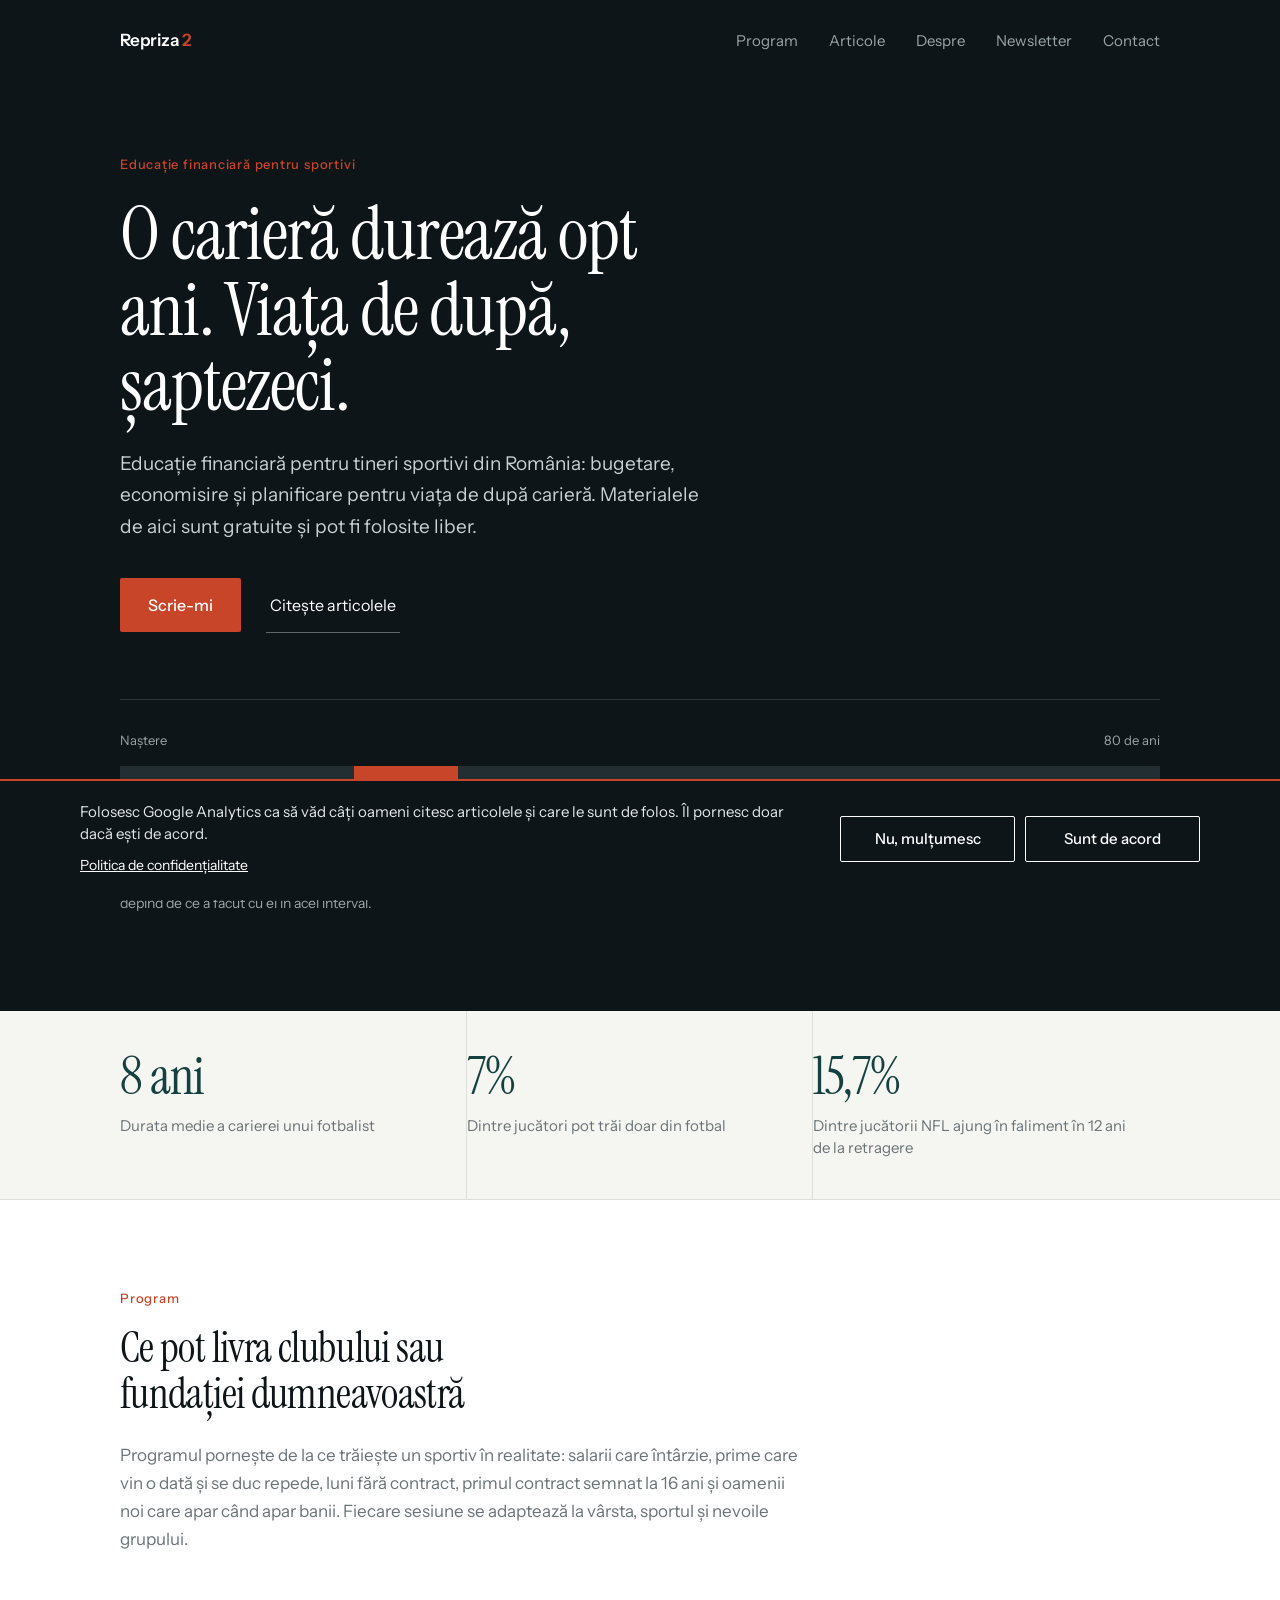
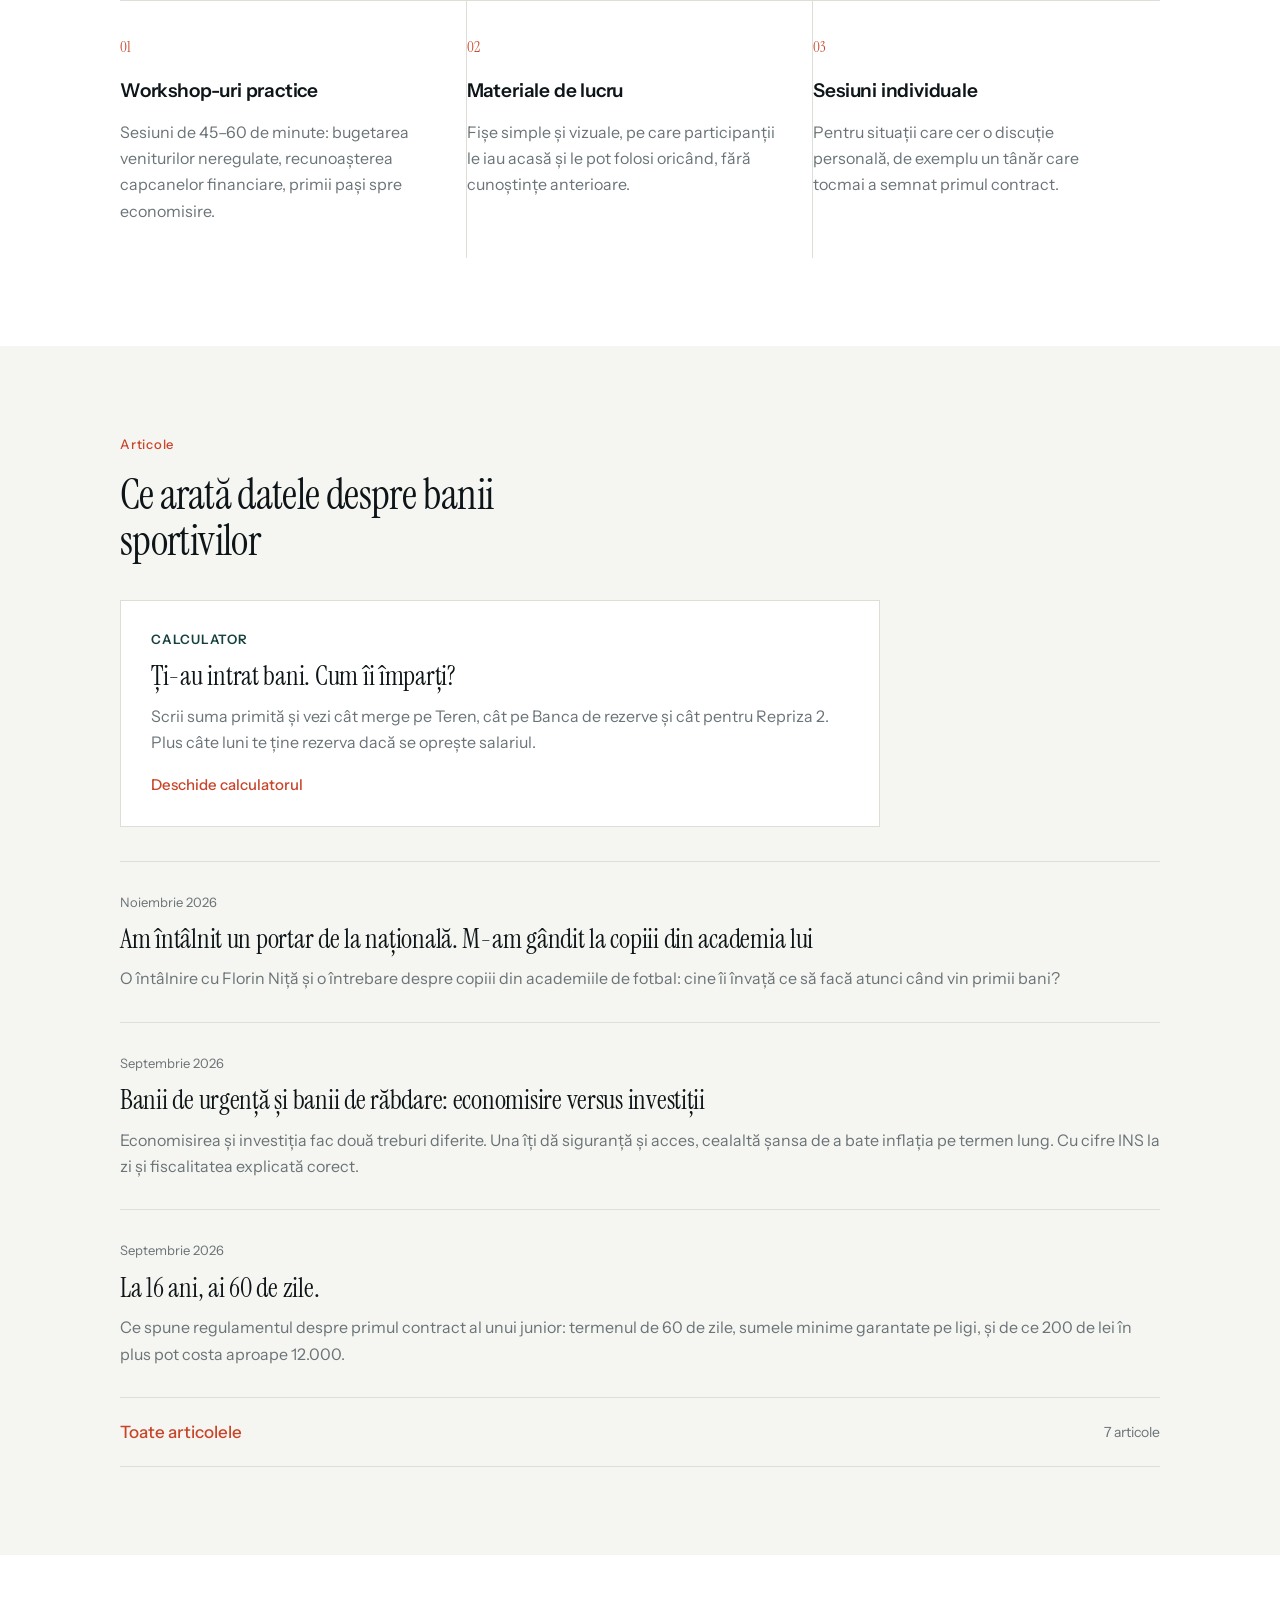
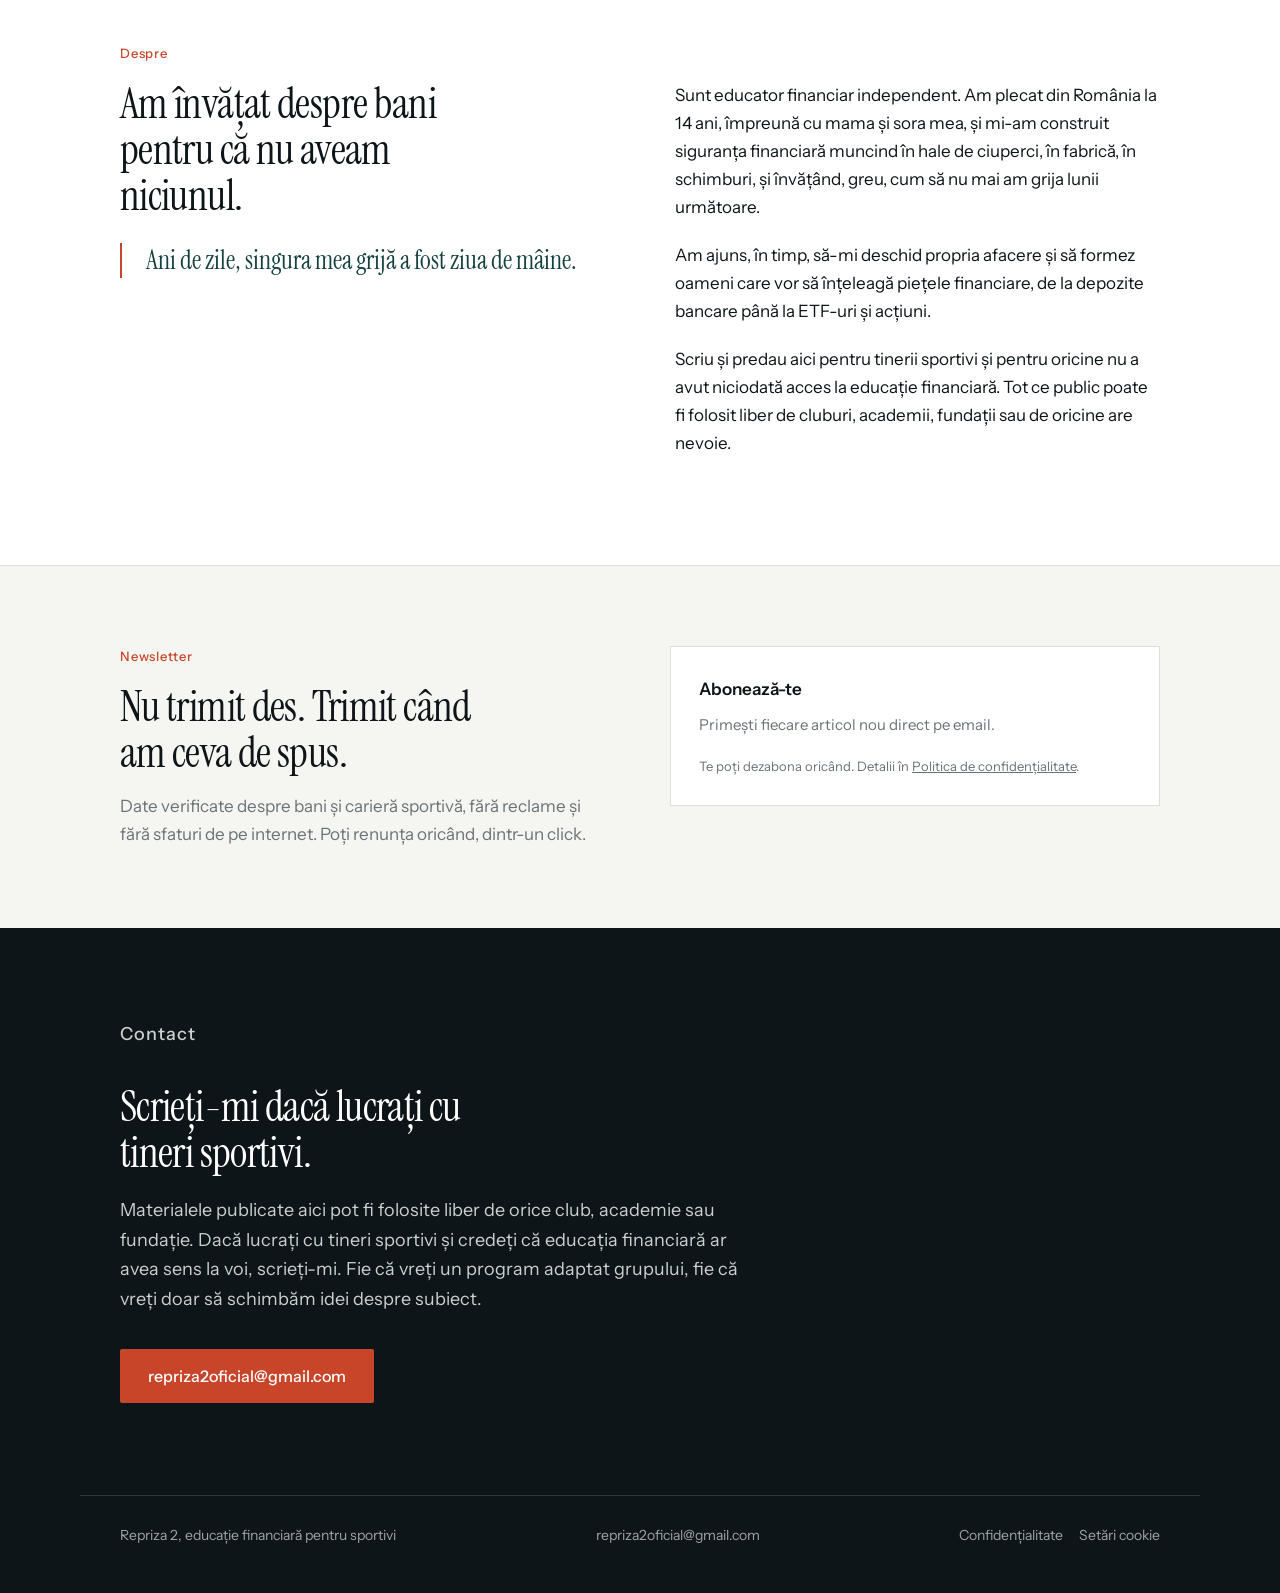
<file: index.html>
<!DOCTYPE html>
<html lang="ro">
<head>
<meta charset="utf-8">
<meta name="viewport" content="width=device-width, initial-scale=1">
<title>Educație financiară pentru sportivi în România | Repriza 2</title>
<meta name="description" content="Educație financiară pentru tineri sportivi din România: bugetare, economisire, gestionarea banilor și planificare financiară pentru viața de după carieră. Materiale gratuite și programe pentru cluburi, academii și fundații.">
<meta name="keywords" content="educație financiară, educație financiară România, educație financiară sportivi, alfabetizare financiară, gestionarea banilor, bugetare, economisire, planificare financiară, finanțe personale, tineri sportivi, fotbaliști, cluburi de fotbal, academii de fotbal, workshop educație financiară">
<meta name="author" content="Ambrozi Andreea">
<meta name="robots" content="index, follow">
<link rel="canonical" href="https://repriza2.ro/">
<meta property="og:title" content="Repriza 2 | Educație financiară pentru sportivi">
<meta property="og:description" content="O carieră durează opt ani. Viața de după, șaptezeci. Educație financiară pentru tineri sportivi din România.">
<meta property="og:type" content="website">
<meta property="og:url" content="https://repriza2.ro/">
<meta property="og:locale" content="ro_RO">
<meta property="og:image" content="https://repriza2.ro/og-repriza2.png">
<meta property="og:image:width" content="1200">
<meta property="og:image:height" content="628">
<meta property="og:image:alt" content="Repriza 2: O carieră durează opt ani. Viața de după, șaptezeci.">
<meta name="twitter:image" content="https://repriza2.ro/og-repriza2.png">
<meta name="twitter:card" content="summary_large_image">
<link rel="preconnect" href="https://fonts.googleapis.com">
<link rel="preconnect" href="https://fonts.gstatic.com" crossorigin>
<link href="https://fonts.googleapis.com/css2?family=Instrument+Sans:wght@400;500;600&family=Instrument+Serif&display=swap" rel="stylesheet">
<style>
:root{
  --ink:#0E1518;
  --ink-soft:#1A2428;
  --paper:#FFFFFF;
  --paper-2:#F5F5F1;
  --line:#DEDDD6;
  --line-dark:#2B3639;
  --muted:#6A7377;
  --muted-dark:#9AA5A8;
  --accent:#C8452A;
  --deep:#14413F;
}

*{box-sizing:border-box}
html{scroll-behavior:smooth}
@media (prefers-reduced-motion:reduce){html{scroll-behavior:auto}}

body{
  margin:0;
  background:var(--paper);
  color:var(--ink);
  font-family:"Instrument Sans",system-ui,sans-serif;
  font-size:17px;
  line-height:1.65;
  -webkit-font-smoothing:antialiased;
}

.wrap{max-width:1120px;margin:0 auto;padding:0 40px}
.col{max-width:680px}

/* ---------- nav ---------- */
.nav{position:relative;z-index:3}
.nav .wrap{display:flex;align-items:center;justify-content:space-between;padding:26px 40px}
.logo{font-size:17px;font-weight:600;letter-spacing:-.01em;text-decoration:none;color:#fff}
.logo em{font-style:normal;color:var(--accent)}
.nav a.lnk{font-size:15px;color:var(--muted-dark);text-decoration:none;margin-left:28px}
.nav a.lnk:hover{color:#fff}

/* ---------- hero ---------- */
.hero{background:var(--ink);color:#fff;padding-bottom:76px}
.eyebrow{
  font-size:13px;letter-spacing:.06em;color:var(--accent);
  margin:0 0 22px;font-weight:500;
}
.hero h1{
  font-family:"Instrument Serif",Georgia,serif;
  font-weight:400;
  font-size:clamp(40px,6.2vw,74px);
  line-height:1.02;
  letter-spacing:-.015em;
  margin:0 0 24px;
  max-width:16ch;
}
.hero .sub{font-size:19px;color:#C9D0D2;max-width:46ch;margin:0 0 36px}
.btn{
  display:inline-block;background:var(--accent);color:#fff;
  text-decoration:none;font-size:16px;font-weight:500;
  padding:14px 28px;border-radius:2px;
  transition:background .15s ease;
}
.btn:hover{background:#A93820}
.btn-ghost{
  display:inline-block;color:#fff;text-decoration:none;font-size:16px;
  padding:14px 4px;margin-left:22px;border-bottom:1px solid rgba(255,255,255,.35);
}
.btn-ghost:hover{border-color:#fff}

/* timeline graphic */
.tl{margin-top:66px;border-top:1px solid var(--line-dark);padding-top:30px}
.tl-head{display:flex;justify-content:space-between;font-size:13px;color:var(--muted-dark);margin-bottom:14px}
.tl-bar{display:flex;height:44px;width:100%;overflow:hidden}
.tl-seg{height:100%}
.tl-a{background:#232E32;flex:18}
.tl-b{background:var(--accent);flex:8}
.tl-c{background:#232E32;flex:54}
.tl-legend{display:flex;gap:28px;margin-top:16px;font-size:14px;color:#C9D0D2;flex-wrap:wrap}
.tl-legend i{display:inline-block;width:11px;height:11px;margin-right:8px;vertical-align:baseline;border:1px solid rgba(255,255,255,.28)}
.tl-note{font-size:14px;color:var(--muted-dark);margin-top:20px;max-width:56ch}

/* ---------- stat strip ---------- */
.stats{background:var(--paper-2);border-bottom:1px solid var(--line)}
.stats .wrap{display:grid;grid-template-columns:repeat(auto-fit,minmax(220px,1fr));gap:0}
.stat{padding:40px 32px 40px 0}
.stat:not(:last-child){border-right:1px solid var(--line)}
.stat b{
  display:block;font-family:"Instrument Serif",Georgia,serif;
  font-size:52px;line-height:1;font-weight:400;color:var(--deep);
  letter-spacing:-.02em;
}
.stat span{display:block;font-size:15px;color:var(--muted);margin-top:12px;line-height:1.45}

/* ---------- sections ---------- */
section{padding:88px 0}
.sec-label{font-size:13px;letter-spacing:.06em;color:var(--accent);font-weight:500;margin:0 0 16px}
h2{
  font-family:"Instrument Serif",Georgia,serif;font-weight:400;
  font-size:clamp(30px,3.6vw,42px);line-height:1.1;letter-spacing:-.015em;
  margin:0 0 24px;max-width:20ch;
}
p{margin:0 0 20px}
a{color:var(--accent)}

/* offer cards */
.offer{display:grid;grid-template-columns:repeat(auto-fit,minmax(260px,1fr));gap:0;margin-top:46px;border-top:1px solid var(--line)}
.card{padding:34px 30px 34px 0;border-right:1px solid var(--line)}
.card:last-child{border-right:none}
.card h3{font-size:19px;font-weight:600;margin:0 0 12px;letter-spacing:-.01em}
.card p{font-size:16px;color:var(--muted);margin:0}
.card .n{font-family:"Instrument Serif",serif;font-size:15px;color:var(--accent);display:block;margin-bottom:16px}

/* articles */
.alt{background:var(--paper-2)}
.post{display:block;text-decoration:none;color:inherit;border-top:1px solid var(--line);padding:30px 0;transition:padding-left .15s ease}
.post:hover{padding-left:10px}
.post:hover h3{color:var(--accent)}
.post .when{font-size:13px;color:var(--muted);margin-bottom:10px}
.post h3{font-family:"Instrument Serif",Georgia,serif;font-weight:400;font-size:27px;line-height:1.2;margin:0 0 10px;letter-spacing:-.01em}
.post p{color:var(--muted);font-size:16px;margin:0}

/* about */
.about-grid{display:grid;grid-template-columns:1fr 1fr;gap:70px;align-items:start}
.pull{
  font-family:"Instrument Serif",Georgia,serif;font-size:26px;line-height:1.35;
  color:var(--deep);border-left:2px solid var(--accent);padding-left:24px;margin:0;
}

/* cta */
.cta{background:var(--ink);color:#fff;padding:92px 0}
.cta h2{color:#fff;margin-bottom:20px}
.cta p{color:#C9D0D2;max-width:52ch;font-size:18px;margin-bottom:34px}

footer{background:var(--ink);color:var(--muted-dark);font-size:14px;padding:0 0 46px}
footer .wrap{border-top:1px solid var(--line-dark);padding-top:28px;display:flex;justify-content:space-between;flex-wrap:wrap;gap:14px}
footer a{color:var(--muted-dark);text-decoration:none}
footer a:hover{color:#fff}

/* ---------- article page ---------- */
.art-head{background:var(--ink);color:#fff;padding-bottom:64px}
.art-head h1{
  font-family:"Instrument Serif",Georgia,serif;font-weight:400;
  font-size:clamp(34px,4.8vw,56px);line-height:1.06;letter-spacing:-.015em;
  margin:0 0 22px;max-width:19ch;
}
.art-meta{font-size:15px;color:var(--muted-dark)}
article{padding:70px 0 0}
article .col{font-size:18px;line-height:1.75}
.lead{font-size:23px;line-height:1.5;color:var(--deep);font-family:"Instrument Serif",Georgia,serif;margin-bottom:30px}
article h2{font-size:29px;margin:52px 0 18px;max-width:none}
figure{margin:44px 0}
figcaption{font-size:13px;color:var(--muted);margin-bottom:14px;letter-spacing:.03em}
blockquote{
  margin:48px 0;padding-left:26px;border-left:2px solid var(--accent);
  font-family:"Instrument Serif",Georgia,serif;font-size:25px;line-height:1.4;color:var(--deep);
}
article ul{padding-left:20px;margin:0 0 22px}
article li{margin-bottom:10px}
.src{font-size:14px;color:var(--muted);border-top:1px solid var(--line);padding-top:26px;margin:56px 0 0}
.src h4{font-size:14px;font-weight:600;margin:0 0 10px;color:var(--ink);letter-spacing:.02em}
.back{display:inline-block;margin:50px 0 90px;font-size:16px;text-decoration:none;color:var(--accent)}
.back:hover{text-decoration:underline}

@media (max-width:900px){
  .about-grid{grid-template-columns:1fr;gap:36px}
}
@media (max-width:640px){
  body{font-size:16px}
  .wrap{padding:0 22px}
  .nav .wrap{padding:20px 22px}
  .nav a.lnk{margin-left:16px;font-size:14px}
  section{padding:60px 0}
  .stat{border-right:none;border-bottom:1px solid var(--line);padding:28px 0}
  .stat:last-child{border-bottom:none}
  .card{border-right:none;border-bottom:1px solid var(--line);padding:28px 0}
  .card:last-child{border-bottom:none}
  .btn-ghost{margin-left:0;display:block;margin-top:14px}
  .tl-legend{gap:14px;font-size:13px}
}

a:focus-visible,.post:focus-visible,.btn:focus-visible{outline:2px solid var(--accent);outline-offset:3px}

.news{background:var(--paper-2);border-top:1px solid var(--line);padding:80px 0}
.news-grid{display:grid;grid-template-columns:1fr 1fr;gap:60px;align-items:start}
.news h2{margin-bottom:16px}
.news p.intro{color:var(--muted);margin-bottom:0}
.news .formbox{background:var(--paper);border:1px solid var(--line);padding:28px}
.news .formbox h3{font-size:17px;font-weight:600;margin:0 0 10px}
.news .formbox p{font-size:15px;color:var(--muted);margin:0 0 18px}
@media (max-width:900px){.news-grid{grid-template-columns:1fr;gap:32px}}

/* ---------- articole: calculator + ultimele 3 ---------- */
.tool{display:block;text-decoration:none;color:inherit;background:var(--paper);border:1px solid var(--line);padding:28px 30px;margin:36px 0 34px;max-width:760px;transition:border-color .15s ease}
.tool:hover{border-color:var(--accent)}
.tool-kind{display:block;font-size:13px;letter-spacing:.06em;color:var(--deep);font-weight:600;margin-bottom:10px;text-transform:uppercase}
.tool h3{font-family:"Instrument Serif",Georgia,serif;font-weight:400;font-size:27px;line-height:1.2;margin:0 0 10px;letter-spacing:-.01em}
.tool p{color:var(--muted);font-size:16px;margin:0 0 14px}
.tool-go{font-size:15px;font-weight:500;color:var(--accent)}
.all-posts{display:flex;justify-content:space-between;align-items:center;border-top:1px solid var(--line);border-bottom:1px solid var(--line);padding:20px 0;font-weight:500;text-decoration:none}
.all-posts span{font-size:14px;color:var(--muted);font-weight:400}
.all-posts:hover{padding-left:10px;transition:padding-left .15s ease}

/* ---------- meniu telefon ---------- */
.logo{white-space:nowrap}
.hero-in{padding-top:74px}
.burger{display:none}
.menu-panel{display:none}
@media (max-width:640px){
  .nav .wrap{padding:16px 22px}
  .nav .links{display:none}
  .burger{display:flex;flex-direction:column;justify-content:center;gap:6px;width:44px;height:44px;margin-right:-10px;padding:10px;background:none;border:0;cursor:pointer}
  .burger span{display:block;height:2px;width:24px;background:#fff;border-radius:1px}
  .menu-panel:not([hidden]){display:block;position:absolute;left:0;right:0;top:76px;min-height:calc(100vh - 76px);background:var(--ink);border-top:1px solid var(--line-dark);padding:8px 22px 28px;z-index:5}
  .menu-panel a{display:block;font-size:13px;font-weight:500;letter-spacing:.06em;color:#fff;text-decoration:none;padding:16px 0;border-bottom:1px solid var(--line-dark)}
  .menu-panel a.menu-cta{font-size:16px;letter-spacing:0;background:var(--accent);text-align:center;margin-top:28px;padding:16px;border:0;border-radius:2px}
  .hero-in{padding-top:36px}
  .btn-ghost{display:inline-block;margin:0 0 0 20px;padding:6px 0;vertical-align:middle}
  .tool{padding:22px}
  .tool h3{font-size:25px}
}
.burger:focus-visible,.menu-panel a:focus-visible,.tool:focus-visible,.all-posts:focus-visible{outline:2px solid var(--accent);outline-offset:3px}

/* ---------- formular MailerLite, adus la stilul site-ului ---------- */
.formbox .ml-form-embedContainer .ml-form-embedWrapper{background:transparent !important;border-radius:0 !important}
.formbox .ml-form-embedContainer{display:block !important;width:100% !important}
.formbox .ml-form-embedContainer .ml-form-embedWrapper,.formbox .ml-form-embedContainer .ml-form-embedWrapper.embedForm{display:block !important;max-width:none !important;width:100% !important}
.formbox .ml-form-embedContainer input.form-control{width:100% !important;box-sizing:border-box !important}
.formbox .ml-form-embedContainer .ml-form-align-center,.formbox .ml-form-embedContainer .ml-form-align-left{text-align:left !important}
.formbox .ml-form-embedContainer .ml-form-embedWrapper .ml-form-embedBody,
.formbox .ml-form-embedContainer .ml-form-embedWrapper .ml-form-successBody{padding:0 !important}
.formbox .ml-form-embedContainer .ml-form-embedBody .ml-form-embedContent{display:none !important}
.formbox .ml-form-embedContainer .ml-form-fieldRow{margin:0 0 10px !important}
.formbox .ml-form-embedContainer input.form-control{font-family:"Instrument Sans",system-ui,sans-serif !important;font-size:16px !important;color:var(--ink) !important;border:1px solid var(--line) !important;border-radius:2px !important;padding:13px 14px !important;height:auto !important;background:var(--paper) !important}
.formbox .ml-form-embedContainer input.form-control:focus{outline:2px solid var(--accent) !important;outline-offset:1px;border-color:var(--accent) !important}
.formbox .ml-form-embedContainer .ml-form-embedSubmit{margin:0 !important}
.formbox .ml-form-embedContainer .ml-form-embedSubmit button.primary{font-family:"Instrument Sans",system-ui,sans-serif !important;font-size:16px !important;font-weight:500 !important;background:var(--accent) !important;color:#fff !important;border:0 !important;border-radius:2px !important;padding:14px !important;height:auto !important;width:100% !important}
.formbox .ml-form-embedContainer .ml-form-embedSubmit button.primary:hover{background:#A93820 !important}
.formbox .ml-form-embedContainer .ml-form-successContent h4{font-family:"Instrument Serif",Georgia,serif !important;font-weight:400 !important;font-size:26px !important;color:var(--deep) !important;margin:0 0 6px !important}
.formbox .ml-form-embedContainer .ml-form-successContent p{font-family:"Instrument Sans",system-ui,sans-serif !important;font-size:15px !important;color:var(--muted) !important;margin:0 !important}
.formbox .ml-form-embedContainer .ml-form-successBody{border-left:2px solid var(--accent);padding-left:16px !important}


/* butonul MailerLite: regula lor folosește id-ul formularului, deci îl folosim și noi */
#mlb2-45575444.ml-form-embedContainer .ml-form-embedWrapper .ml-form-embedBody .ml-form-embedSubmit button.primary{font-family:"Instrument Sans",system-ui,sans-serif !important;font-size:16px !important;font-weight:500 !important;background:#C8452A !important;border-radius:2px !important}
#mlb2-45575444.ml-form-embedContainer .ml-form-embedWrapper .ml-form-embedBody .ml-form-embedSubmit button.primary:hover{background:#A93820 !important}
#mlb2-45575444.ml-form-embedContainer .ml-form-embedWrapper .ml-form-embedBody .form-control{font-family:"Instrument Sans",system-ui,sans-serif !important;font-size:16px !important}

/* ---------- banner cookie-uri ---------- */
.cookie-bar{position:fixed;left:0;right:0;bottom:0;z-index:50;background:var(--ink);color:#fff;border-top:2px solid var(--accent);padding:20px 22px calc(22px + env(safe-area-inset-bottom,0px))}
.cookie-bar .in{max-width:1120px;margin:0 auto;display:flex;align-items:center;gap:20px 32px;flex-wrap:wrap}
.cookie-bar .txt{flex:1 1 420px;min-width:0}
.cookie-bar p{margin:0 0 4px;font-size:15px;line-height:1.5;color:#E3E7E8}
.cookie-bar a{color:#fff;font-size:14px}
.cookie-bar .btns{display:grid;grid-template-columns:1fr 1fr;gap:10px;flex:0 1 360px;min-width:0}
.cookie-bar button{font:500 15px/1.2 "Instrument Sans",system-ui,sans-serif;padding:13px 10px;border-radius:2px;cursor:pointer;background:transparent;color:#fff;border:1px solid #fff}
.cookie-bar button:hover{background:#fff;color:var(--ink)}
.cookie-bar button:focus-visible{outline:2px solid var(--accent);outline-offset:2px}
@media (max-width:640px){.cookie-bar .btns{flex:1 1 100%}}
footer .legal a{margin-left:16px}
footer .legal a:first-child{margin-left:0}
footer .legal button{background:none;border:0;padding:0;margin-left:16px;font:inherit;color:var(--muted-dark);cursor:pointer}
footer .legal button:hover{color:#fff}
.news .formbox p.form-note{font-size:13px;color:var(--muted);margin:12px 0 0}
.news .formbox p.form-note a{color:var(--muted)}
</style>
<script type="application/ld+json">
{
  "@context":"https://schema.org",
  "@type":"EducationalOrganization",
  "name":"Repriza 2",
  "url":"https://repriza2.ro/",
  "description":"Educație financiară pentru tineri sportivi din România: bugetare, economisire și planificare financiară după cariera sportivă.",
  "founder":{"@type":"Person","name":"Ambrozi Andreea","jobTitle":"Educator financiar"},
  "email":"repriza2oficial@gmail.com",
  "areaServed":"RO",
  "inLanguage":"ro"
}
</script>
<link rel="icon" href="/favicon.ico" sizes="any">
<link rel="icon" type="image/png" sizes="32x32" href="/favicon-32.png">
<link rel="apple-touch-icon" href="/apple-touch-icon.png">
<script>
  /* Google Analytics pornește doar după acordul vizitatorului (banner de cookie-uri). */
  window.dataLayer = window.dataLayer || [];
  function gtag(){dataLayer.push(arguments);}
  window.r2PornesteGA = function(){
    if (window.r2GA) return; window.r2GA = true;
    var s = document.createElement('script'); s.async = true;
    s.src = 'https://www.googletagmanager.com/gtag/js?id=G-DYVVWEW9CT';
    document.head.appendChild(s);
    gtag('js', new Date()); gtag('config', 'G-DYVVWEW9CT');
  };
  try { if (localStorage.getItem('r2-cookie') === 'da') window.r2PornesteGA(); } catch(e) {}
</script>
<script>
    (function(w,d,e,u,f,l,n){w[f]=w[f]||function(){(w[f].q=w[f].q||[])
    .push(arguments);},l=d.createElement(e),l.async=1,l.src=u,
    n=d.getElementsByTagName(e)[0],n.parentNode.insertBefore(l,n);})
    (window,document,'script','https://assets.mailerlite.com/js/universal.js','ml');
    ml('account', '2615364');
</script>
</head>
<body>

<div class="hero">
  <div class="nav">
    <div class="wrap">
      <a class="logo" href="index.html">Repriza <em>2</em></a>
      <div class="links">
        <a class="lnk" href="#program">Program</a>
        <a class="lnk" href="#articole">Articole</a>
        <a class="lnk" href="#despre">Despre</a>
        <a class="lnk" href="#newsletter">Newsletter</a>
        <a class="lnk" href="#contact">Contact</a>
      </div>
      <button class="burger" id="burger" type="button" aria-label="Deschide meniul" aria-expanded="false" aria-controls="menu-panel"><span></span><span></span><span></span></button>
    </div>
    <nav class="menu-panel" id="menu-panel" aria-label="Meniu" hidden>
      <a href="#program">Program</a>
      <a href="#articole">Articole</a>
      <a href="#despre">Despre</a>
      <a href="#newsletter">Newsletter</a>
      <a class="menu-cta" href="#contact">Scrie-mi</a>
    </nav>
  </div>

  <div class="wrap hero-in">
    <p class="eyebrow">Educație financiară pentru sportivi</p>
    <h1>O carieră durează opt ani. Viața de după, șaptezeci.</h1>
    <p class="sub">Educație financiară pentru tineri sportivi din România: bugetare, economisire și planificare pentru viața de după carieră. Materialele de aici sunt gratuite și pot fi folosite liber.</p>
    <a class="btn" href="#contact">Scrie-mi</a>
    <a class="btn-ghost" href="#articole">Citește articolele</a>

    <div class="tl">
      <div class="tl-head"><span>Naștere</span><span>80 de ani</span></div>
      <div class="tl-bar">
        <div class="tl-seg tl-a"></div>
        <div class="tl-seg tl-b"></div>
        <div class="tl-seg tl-c"></div>
      </div>
      <div class="tl-legend">
        <span><i style="background:#3B484C"></i>Înainte și după carieră</span>
        <span><i style="background:#C8452A"></i>Perioada în care se câștigă</span>
      </div>
      <p class="tl-note">Un fotbalist câștigă bani, în medie, opt ani din viață. Restul de peste șaptezeci depind de ce a făcut cu ei în acel interval.</p>
    </div>
  </div>
</div>

<div class="stats">
  <div class="wrap">
    <div class="stat"><b>8 ani</b><span>Durata medie a carierei unui fotbalist</span></div>
    <div class="stat"><b>7%</b><span>Dintre jucători pot trăi doar din fotbal</span></div>
    <div class="stat"><b>15,7%</b><span>Dintre jucătorii NFL ajung în faliment în 12 ani de la retragere</span></div>
  </div>
</div>

<section id="program">
  <div class="wrap">
    <p class="sec-label">Program</p>
    <h2>Ce pot livra clubului sau fundației dumneavoastră</h2>
    <p class="col" style="color:var(--muted)">Programul pornește de la ce trăiește un sportiv în realitate: salarii care întârzie, prime care vin o dată și se duc repede, luni fără contract, primul contract semnat la 16 ani și oamenii noi care apar când apar banii. Fiecare sesiune se adaptează la vârsta, sportul și nevoile grupului.</p>

    <div class="offer">
      <div class="card">
        <span class="n">01</span>
        <h3>Workshop-uri practice</h3>
        <p>Sesiuni de 45–60 de minute: bugetarea veniturilor neregulate, recunoașterea capcanelor financiare, primii pași spre economisire.</p>
      </div>
      <div class="card">
        <span class="n">02</span>
        <h3>Materiale de lucru</h3>
        <p>Fișe simple și vizuale, pe care participanții le iau acasă și le pot folosi oricând, fără cunoștințe anterioare.</p>
      </div>
      <div class="card">
        <span class="n">03</span>
        <h3>Sesiuni individuale</h3>
        <p>Pentru situații care cer o discuție personală, de exemplu un tânăr care tocmai a semnat primul contract.</p>
      </div>
    </div>
  </div>
</section>

<section id="articole" class="alt">
  <div class="wrap">
    <p class="sec-label">Articole</p>
    <h2>Ce arată datele despre banii sportivilor</h2>
    <a class="tool" href="calculator-regula-reprizei-2.html">
      <span class="tool-kind">Calculator</span>
      <h3>Ți-au intrat bani. Cum îi împarți?</h3>
      <p>Scrii suma primită și vezi cât merge pe Teren, cât pe Banca de rezerve și cât pentru Repriza&nbsp;2. Plus câte luni te ține rezerva dacă se oprește salariul.</p>
      <span class="tool-go">Deschide calculatorul</span>
    </a>
    <!-- Pe pagina principală stau doar ultimele 3 articole. La un articol nou: îl pui primul aici, scoți ultimul de aici și îl pui primul și în articole.html. -->
    <div>
      <a class="post" href="articol-academii-educatie-financiara.html">
        <div class="when">Noiembrie 2026</div>
        <h3>Am întâlnit un portar de la națională. M-am gândit la copiii din academia lui</h3>
        <p>O întâlnire cu Florin Niță și o întrebare despre copiii din academiile de fotbal: cine îi învață ce să facă atunci când vin primii bani?</p>
      </a>
      <a class="post" href="articol-economisire-investitii.html">
        <div class="when">Septembrie 2026</div>
        <h3>Banii de urgență și banii de răbdare: economisire versus investiții</h3>
        <p>Economisirea și investiția fac două treburi diferite. Una îți dă siguranță și acces, cealaltă șansa de a bate inflația pe termen lung. Cu cifre INS la zi și fiscalitatea explicată corect.</p>
      </a>
      <a class="post" href="articol-primul-contract.html">
        <div class="when">Septembrie 2026</div>
        <h3>La 16 ani, ai 60 de zile.</h3>
        <p>Ce spune regulamentul despre primul contract al unui junior: termenul de 60 de zile, sumele minime garantate pe ligi, și de ce 200 de lei în plus pot costa aproape 12.000.</p>
      </a>
    </div>
    <a class="all-posts" href="articole.html">Toate articolele <span>7 articole</span></a>
  </div>
</section>

<section id="despre">
  <div class="wrap">
    <p class="sec-label">Despre</p>
    <div class="about-grid">
      <div>
        <h2>Am învățat despre bani pentru că nu aveam niciunul.</h2>
        <p class="pull">Ani de zile, singura mea grijă a fost ziua de mâine.</p>
      </div>
      <div>
        <p>Sunt educator financiar independent. Am plecat din România la 14 ani, împreună cu mama și sora mea, și mi-am construit siguranța financiară muncind în hale de ciuperci, în fabrică, în schimburi, și învățând, greu, cum să nu mai am grija lunii următoare.</p>
        <p>Am ajuns, în timp, să-mi deschid propria afacere și să formez oameni care vor să înțeleagă piețele financiare, de la depozite bancare până la ETF-uri și acțiuni.</p>
        <p>Scriu și predau aici pentru tinerii sportivi și pentru oricine nu a avut niciodată acces la educație financiară. Tot ce public poate fi folosit liber de cluburi, academii, fundații sau de oricine are nevoie.</p>
      </div>
    </div>
  </div>
</section>

<div class="news" id="newsletter">
  <div class="wrap">
    <div class="news-grid">
      <div>
        <p class="sec-label">Newsletter</p>
        <h2>Nu trimit des. Trimit când am ceva de spus.</h2>
        <p class="intro">Date verificate despre bani și carieră sportivă, fără reclame și fără sfaturi de pe internet. Poți renunța oricând, dintr-un click.</p>
      </div>
      <div class="formbox">
        <h3>Abonează-te</h3>
        <p>Primești fiecare articol nou direct pe email.</p>
        <div class="ml-embedded" data-form="nO3TDI"></div>
        <p class="form-note">Te poți dezabona oricând. Detalii în <a href="confidentialitate.html">Politica de confidențialitate</a>.</p>
      </div>
    </div>
  </div>
</div>

<div class="cta" id="contact">
  <div class="wrap">
    <p class="sec-label">Contact</p>
    <h2>Scrieți-mi dacă lucrați cu tineri sportivi.</h2>
    <p>Materialele publicate aici pot fi folosite liber de orice club, academie sau fundație. Dacă lucrați cu tineri sportivi și credeți că educația financiară ar avea sens la voi, scrieți-mi. Fie că vreți un program adaptat grupului, fie că vreți doar să schimbăm idei despre subiect.</p>
    <a class="btn" href="mailto:repriza2oficial@gmail.com">repriza2oficial@gmail.com</a>
  </div>
</div>

<footer>
  <div class="wrap">
    <span>Repriza 2, educație financiară pentru sportivi</span>
    <span><a href="mailto:repriza2oficial@gmail.com">repriza2oficial@gmail.com</a></span>
    <span class="legal"><a href="confidentialitate.html">Confidențialitate</a><button type="button" data-cookie-setari>Setări cookie</button></span>
  </div>
</footer>


<script>
(function(){
  var b=document.getElementById('burger'), m=document.getElementById('menu-panel');
  if(!b||!m) return;
  function setOpen(o){ m.hidden=!o; b.setAttribute('aria-expanded',o?'true':'false'); b.setAttribute('aria-label',o?'Închide meniul':'Deschide meniul'); }
  b.addEventListener('click',function(){ setOpen(m.hidden); });
  m.addEventListener('click',function(e){ if(e.target.closest('a')) setOpen(false); });
  document.addEventListener('keydown',function(e){ if(e.key==='Escape') setOpen(false); });
})();
</script>

<div class="cookie-bar" id="cookie-bar" role="region" aria-label="Cookie-uri" hidden>
  <div class="in">
    <div class="txt">
      <p>Folosesc Google Analytics ca să văd câți oameni citesc articolele și care le sunt de folos. Îl pornesc doar dacă ești de acord.</p>
      <a href="confidentialitate.html">Politica de confidențialitate</a>
    </div>
    <div class="btns">
      <button type="button" id="cookie-nu">Nu, mulțumesc</button>
      <button type="button" id="cookie-da">Sunt de acord</button>
    </div>
  </div>
</div>
<script>
(function(){
  var bar=document.getElementById('cookie-bar');
  function citeste(){ try{ return localStorage.getItem('r2-cookie'); }catch(e){ return null; } }
  function scrie(v){ try{ localStorage.setItem('r2-cookie',v); }catch(e){} }
  function stergeGA(){
    document.cookie.split(';').forEach(function(c){
      var n=c.split('=')[0].trim();
      if(n.indexOf('_ga')===0){
        ['', '; domain=.repriza2.ro', '; domain=repriza2.ro'].forEach(function(d){
          document.cookie=n+'=; expires=Thu, 01 Jan 1970 00:00:00 GMT; path=/'+d;
        });
      }
    });
  }
  if(!citeste()) bar.hidden=false;
  document.getElementById('cookie-da').addEventListener('click',function(){ scrie('da'); bar.hidden=true; if(window.r2PornesteGA) window.r2PornesteGA(); });
  document.getElementById('cookie-nu').addEventListener('click',function(){
    var aveaAcord = citeste()==='da';
    scrie('nu'); bar.hidden=true; stergeGA();
    if(aveaAcord) location.reload();
  });
  document.querySelectorAll('[data-cookie-setari]').forEach(function(b){
    b.addEventListener('click',function(){ bar.hidden=false; document.getElementById('cookie-da').focus(); });
  });
})();
</script>
</body>
</html>
</file>
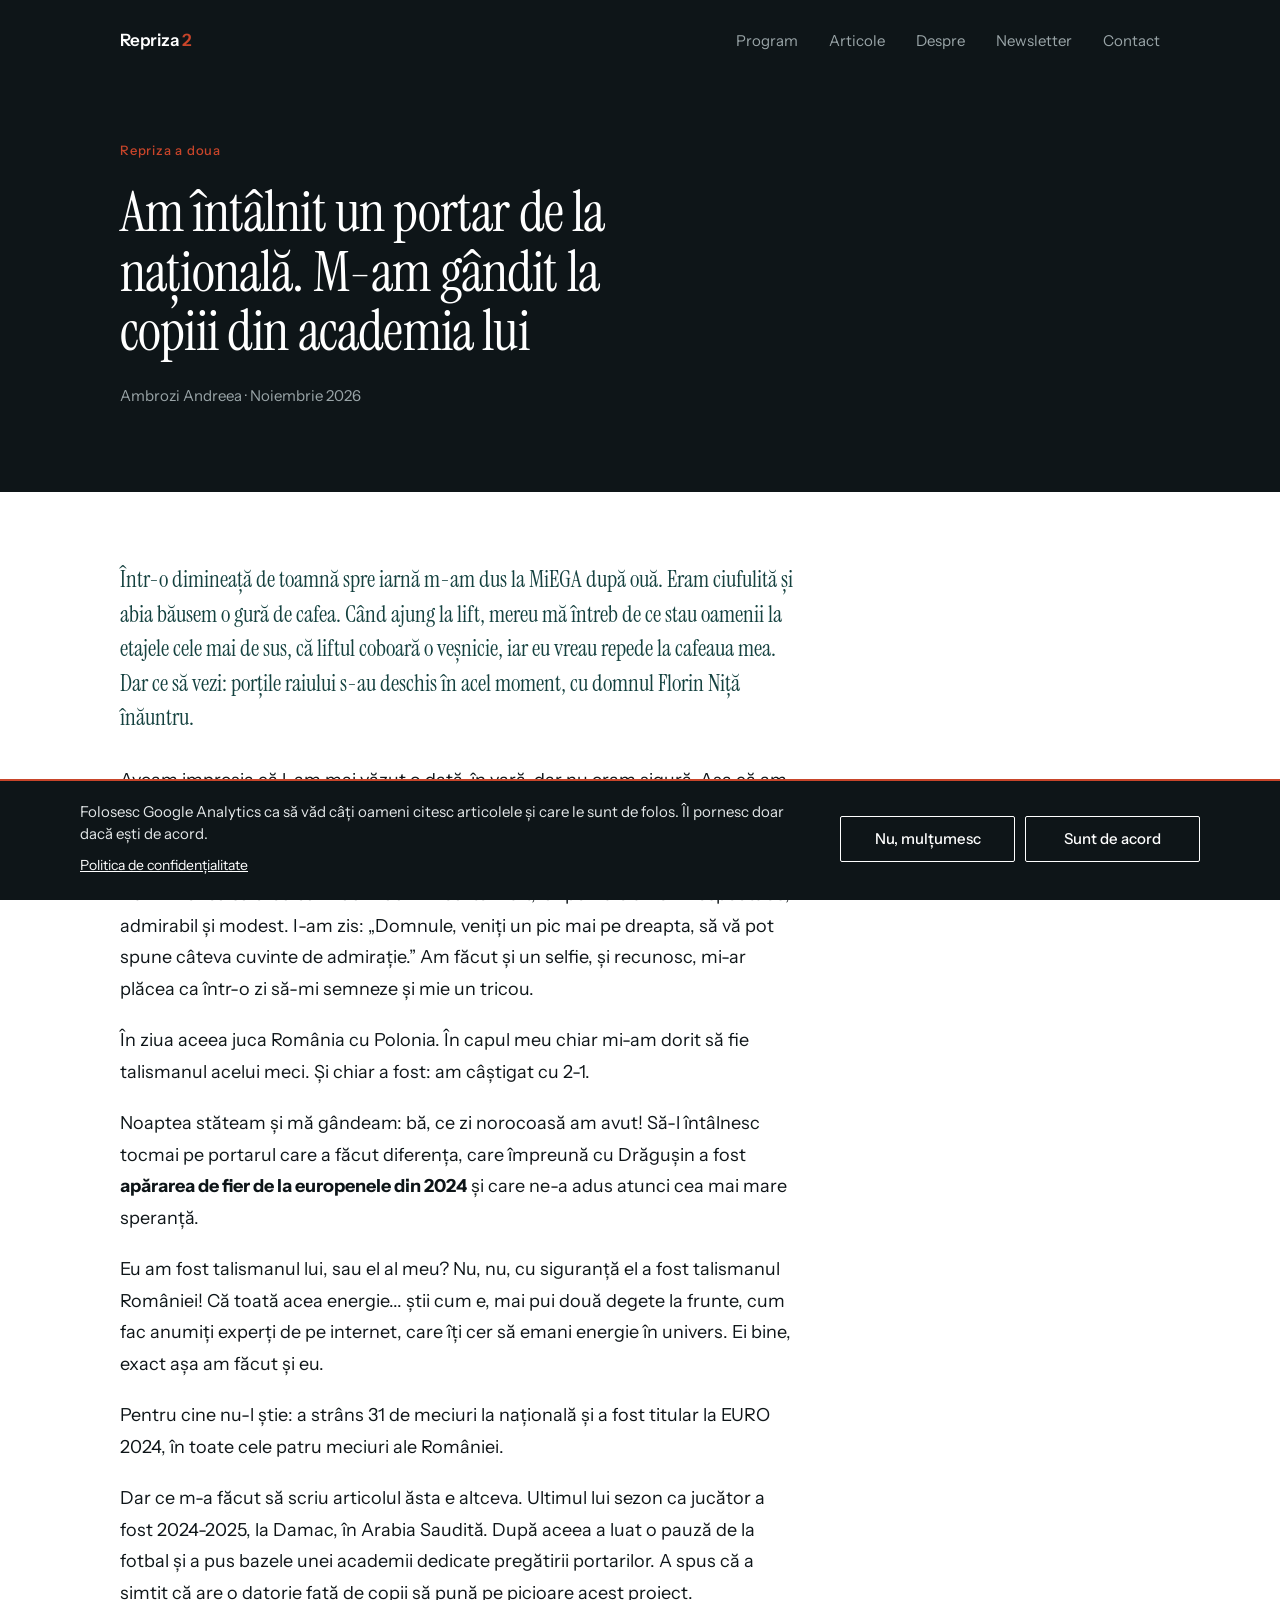
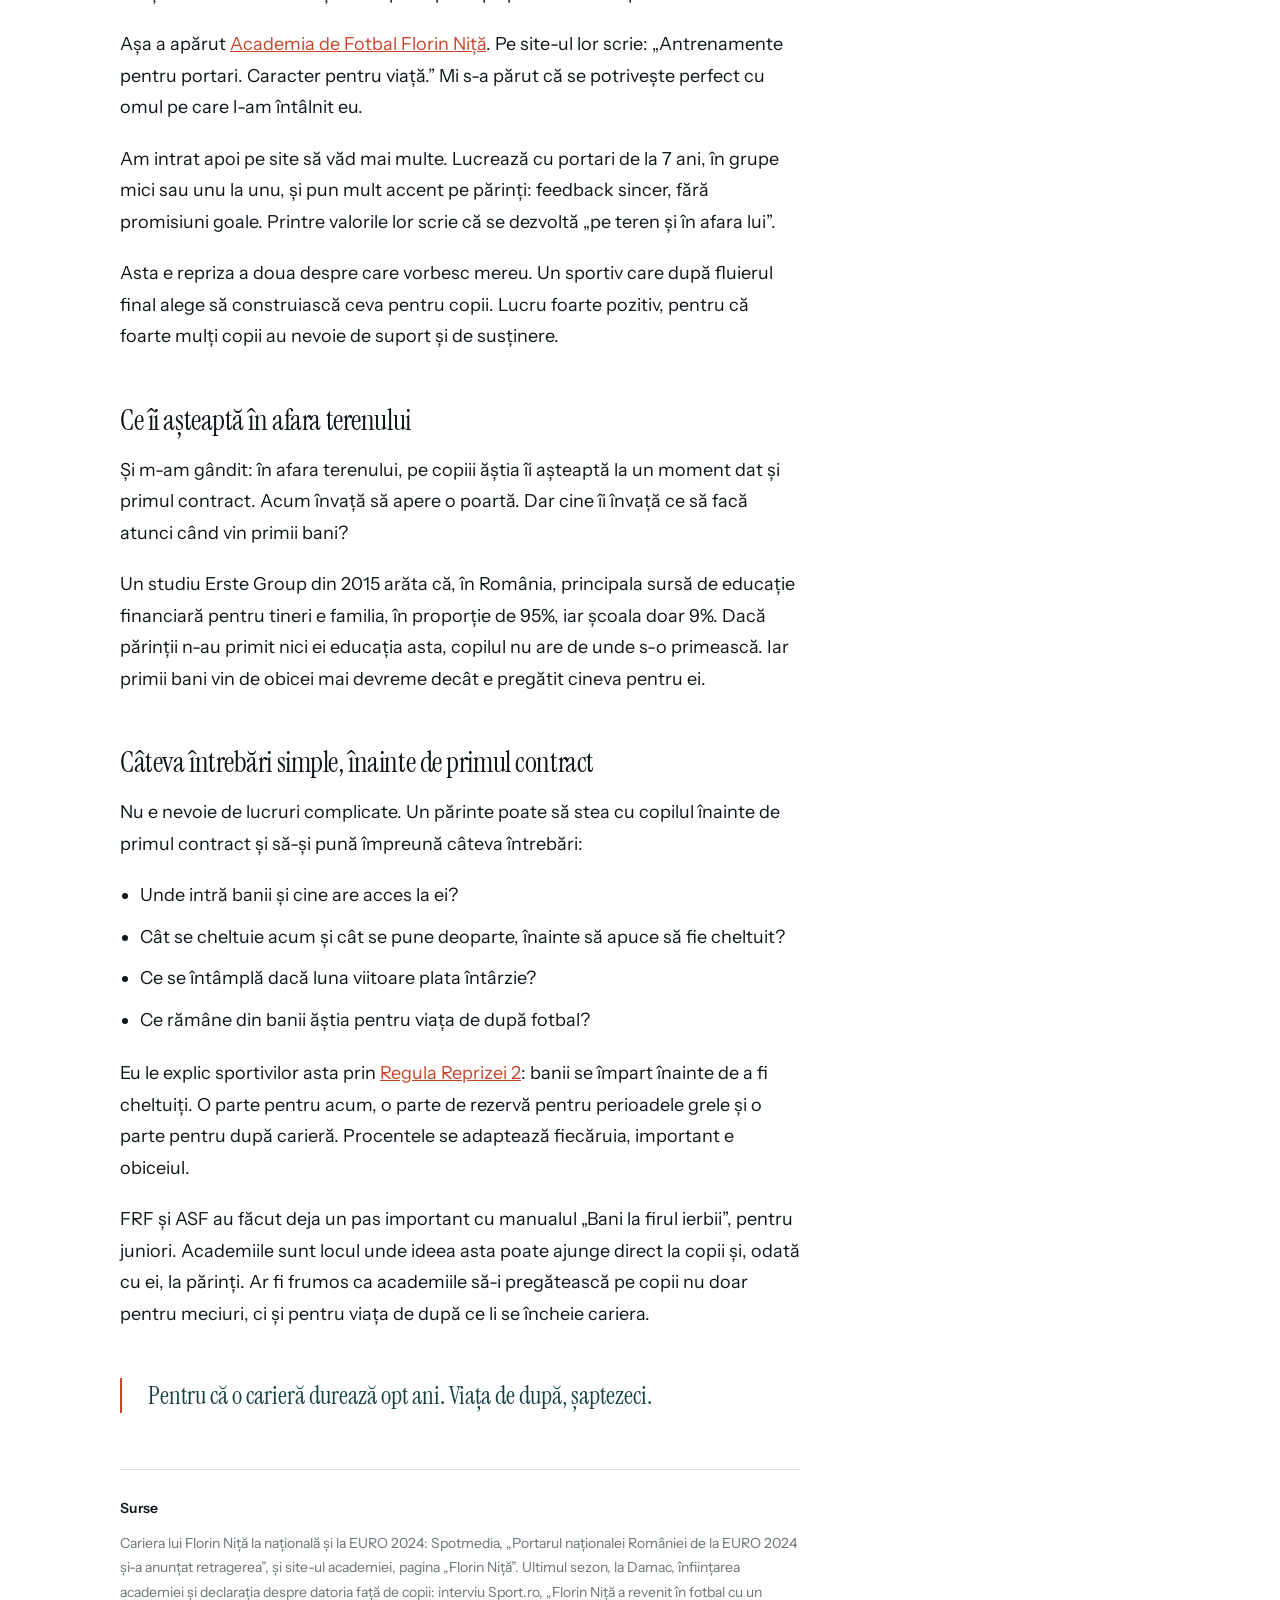
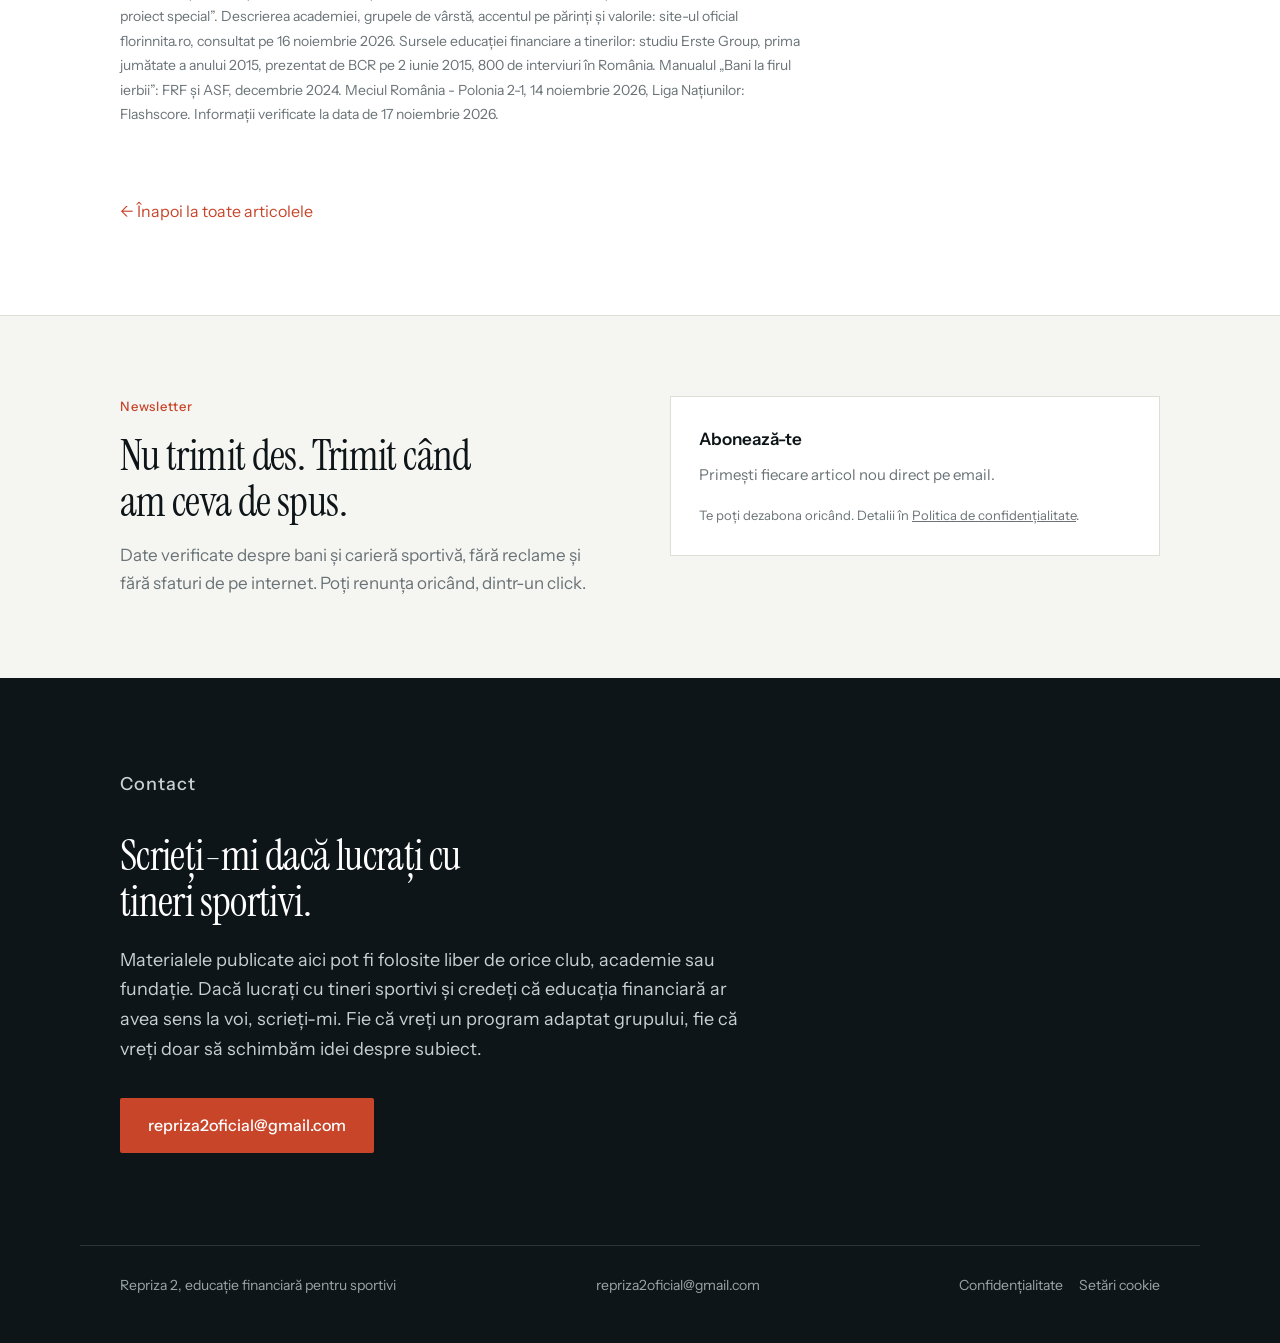
<file: articol-academii-educatie-financiara.html>
<!DOCTYPE html>
<html lang="ro">
<head>
<meta charset="utf-8">
<meta name="viewport" content="width=device-width, initial-scale=1">
<title>Am întâlnit un portar de la națională. M-am gândit la copiii din academia lui | Repriza 2</title>
<meta name="description" content="O întâlnire cu Florin Niță și o întrebare despre copiii din academiile de fotbal: cine îi învață ce să facă atunci când vin primii bani?">
<meta name="keywords" content="educatie financiara copii sportivi, academie fotbal, primul contract, parinti sportivi, Florin Nita, Regula Reprizei 2">
<meta name="author" content="Ambrozi Andreea">
<meta name="robots" content="index, follow">
<link rel="canonical" href="https://repriza2.ro/articol-academii-educatie-financiara.html">
<meta property="og:title" content="Am întâlnit un portar de la națională. M-am gândit la copiii din academia lui">
<meta property="og:description" content="O întâlnire cu Florin Niță și o întrebare despre copiii din academiile de fotbal: cine îi învață ce să facă atunci când vin primii bani?">
<meta property="og:type" content="article">
<meta property="og:url" content="https://repriza2.ro/articol-academii-educatie-financiara.html">
<meta property="og:locale" content="ro_RO">
<meta property="og:image" content="https://repriza2.ro/og-repriza2.png">
<meta property="og:image:width" content="1200">
<meta property="og:image:height" content="628">
<meta name="twitter:card" content="summary_large_image">
<meta name="twitter:image" content="https://repriza2.ro/og-repriza2.png">
<link rel="preconnect" href="https://fonts.googleapis.com">
<link rel="preconnect" href="https://fonts.gstatic.com" crossorigin>
<link href="https://fonts.googleapis.com/css2?family=Instrument+Sans:wght@400;500;600&family=Instrument+Serif&display=swap" rel="stylesheet">
<link rel="icon" href="/favicon.ico" sizes="any">
<link rel="icon" type="image/png" sizes="32x32" href="/favicon-32.png">
<link rel="apple-touch-icon" href="/apple-touch-icon.png">
<script>
  /* Google Analytics pornește doar după acordul vizitatorului (banner de cookie-uri). */
  window.dataLayer = window.dataLayer || [];
  function gtag(){dataLayer.push(arguments);}
  window.r2PornesteGA = function(){
    if (window.r2GA) return; window.r2GA = true;
    var s = document.createElement('script'); s.async = true;
    s.src = 'https://www.googletagmanager.com/gtag/js?id=G-DYVVWEW9CT';
    document.head.appendChild(s);
    gtag('js', new Date()); gtag('config', 'G-DYVVWEW9CT');
  };
  try { if (localStorage.getItem('r2-cookie') === 'da') window.r2PornesteGA(); } catch(e) {}
</script>
<script>
    (function(w,d,e,u,f,l,n){w[f]=w[f]||function(){(w[f].q=w[f].q||[])
    .push(arguments);},l=d.createElement(e),l.async=1,l.src=u,
    n=d.getElementsByTagName(e)[0],n.parentNode.insertBefore(l,n);})
    (window,document,'script','https://assets.mailerlite.com/js/universal.js','ml');
    ml('account', '2615364');
</script>
<script type="application/ld+json">
{
  "@context":"https://schema.org",
  "@type":"Article",
  "headline":"Am întâlnit un portar de la națională. M-am gândit la copiii din academia lui",
  "author":{"@type":"Person","name":"Ambrozi Andreea"},
  "datePublished":"2026-11-16T12:00:00+02:00",
  "inLanguage":"ro",
  "publisher":{"@type":"Organization","name":"Repriza 2"},
  "mainEntityOfPage":"https://repriza2.ro/articol-academii-educatie-financiara.html"
}
</script>
<style>
:root{
  --ink:#0E1518;
  --ink-soft:#1A2428;
  --paper:#FFFFFF;
  --paper-2:#F5F5F1;
  --line:#DEDDD6;
  --line-dark:#2B3639;
  --muted:#6A7377;
  --muted-dark:#9AA5A8;
  --accent:#C8452A;
  --deep:#14413F;
}

*{box-sizing:border-box}
html{scroll-behavior:smooth}
@media (prefers-reduced-motion:reduce){html{scroll-behavior:auto}}

body{
  margin:0;
  background:var(--paper);
  color:var(--ink);
  font-family:"Instrument Sans",system-ui,sans-serif;
  font-size:17px;
  line-height:1.65;
  -webkit-font-smoothing:antialiased;
}

.wrap{max-width:1120px;margin:0 auto;padding:0 40px}
.col{max-width:680px}

/* ---------- nav ---------- */
.nav{position:relative;z-index:3}
.nav .wrap{display:flex;align-items:center;justify-content:space-between;padding:26px 40px}
.logo{font-size:17px;font-weight:600;letter-spacing:-.01em;text-decoration:none;color:#fff}
.logo em{font-style:normal;color:var(--accent)}
.nav a.lnk{font-size:15px;color:var(--muted-dark);text-decoration:none;margin-left:28px}
.nav a.lnk:hover{color:#fff}

/* ---------- hero ---------- */
.hero{background:var(--ink);color:#fff;padding-bottom:76px}
.eyebrow{
  font-size:13px;letter-spacing:.06em;color:var(--accent);
  margin:0 0 22px;font-weight:500;
}
.hero h1{
  font-family:"Instrument Serif",Georgia,serif;
  font-weight:400;
  font-size:clamp(40px,6.2vw,74px);
  line-height:1.02;
  letter-spacing:-.015em;
  margin:0 0 24px;
  max-width:16ch;
}
.hero .sub{font-size:19px;color:#C9D0D2;max-width:46ch;margin:0 0 36px}
.btn{
  display:inline-block;background:var(--accent);color:#fff;
  text-decoration:none;font-size:16px;font-weight:500;
  padding:14px 28px;border-radius:2px;
  transition:background .15s ease;
}
.btn:hover{background:#A93820}
.btn-ghost{
  display:inline-block;color:#fff;text-decoration:none;font-size:16px;
  padding:14px 4px;margin-left:22px;border-bottom:1px solid rgba(255,255,255,.35);
}
.btn-ghost:hover{border-color:#fff}

/* timeline graphic */
.tl{margin-top:66px;border-top:1px solid var(--line-dark);padding-top:30px}
.tl-head{display:flex;justify-content:space-between;font-size:13px;color:var(--muted-dark);margin-bottom:14px}
.tl-bar{display:flex;height:44px;width:100%;overflow:hidden}
.tl-seg{height:100%}
.tl-a{background:#232E32;flex:18}
.tl-b{background:var(--accent);flex:8}
.tl-c{background:#232E32;flex:54}
.tl-legend{display:flex;gap:28px;margin-top:16px;font-size:14px;color:#C9D0D2;flex-wrap:wrap}
.tl-legend i{display:inline-block;width:11px;height:11px;margin-right:8px;vertical-align:baseline;border:1px solid rgba(255,255,255,.28)}
.tl-note{font-size:14px;color:var(--muted-dark);margin-top:20px;max-width:56ch}

/* ---------- stat strip ---------- */
.stats{background:var(--paper-2);border-bottom:1px solid var(--line)}
.stats .wrap{display:grid;grid-template-columns:repeat(auto-fit,minmax(220px,1fr));gap:0}
.stat{padding:40px 32px 40px 0}
.stat:not(:last-child){border-right:1px solid var(--line)}
.stat b{
  display:block;font-family:"Instrument Serif",Georgia,serif;
  font-size:52px;line-height:1;font-weight:400;color:var(--deep);
  letter-spacing:-.02em;
}
.stat span{display:block;font-size:15px;color:var(--muted);margin-top:12px;line-height:1.45}

/* ---------- sections ---------- */
section{padding:88px 0}
.sec-label{font-size:13px;letter-spacing:.06em;color:var(--accent);font-weight:500;margin:0 0 16px}
h2{
  font-family:"Instrument Serif",Georgia,serif;font-weight:400;
  font-size:clamp(30px,3.6vw,42px);line-height:1.1;letter-spacing:-.015em;
  margin:0 0 24px;max-width:20ch;
}
p{margin:0 0 20px}
a{color:var(--accent)}

/* offer cards */
.offer{display:grid;grid-template-columns:repeat(auto-fit,minmax(260px,1fr));gap:0;margin-top:46px;border-top:1px solid var(--line)}
.card{padding:34px 30px 34px 0;border-right:1px solid var(--line)}
.card:last-child{border-right:none}
.card h3{font-size:19px;font-weight:600;margin:0 0 12px;letter-spacing:-.01em}
.card p{font-size:16px;color:var(--muted);margin:0}
.card .n{font-family:"Instrument Serif",serif;font-size:15px;color:var(--accent);display:block;margin-bottom:16px}

/* articles */
.alt{background:var(--paper-2)}
.post{display:block;text-decoration:none;color:inherit;border-top:1px solid var(--line);padding:30px 0;transition:padding-left .15s ease}
.post:hover{padding-left:10px}
.post:hover h3{color:var(--accent)}
.post .when{font-size:13px;color:var(--muted);margin-bottom:10px}
.post h3{font-family:"Instrument Serif",Georgia,serif;font-weight:400;font-size:27px;line-height:1.2;margin:0 0 10px;letter-spacing:-.01em}
.post p{color:var(--muted);font-size:16px;margin:0}

/* about */
.about-grid{display:grid;grid-template-columns:1fr 1fr;gap:70px;align-items:start}
.pull{
  font-family:"Instrument Serif",Georgia,serif;font-size:26px;line-height:1.35;
  color:var(--deep);border-left:2px solid var(--accent);padding-left:24px;margin:0;
}

/* cta */
.cta{background:var(--ink);color:#fff;padding:92px 0}
.cta h2{color:#fff;margin-bottom:20px}
.cta p{color:#C9D0D2;max-width:52ch;font-size:18px;margin-bottom:34px}

footer{background:var(--ink);color:var(--muted-dark);font-size:14px;padding:0 0 46px}
footer .wrap{border-top:1px solid var(--line-dark);padding-top:28px;display:flex;justify-content:space-between;flex-wrap:wrap;gap:14px}
footer a{color:var(--muted-dark);text-decoration:none}
footer a:hover{color:#fff}

/* ---------- article page ---------- */
.art-head{background:var(--ink);color:#fff;padding-bottom:64px}
.art-head h1{
  font-family:"Instrument Serif",Georgia,serif;font-weight:400;
  font-size:clamp(34px,4.8vw,56px);line-height:1.06;letter-spacing:-.015em;
  margin:0 0 22px;max-width:19ch;
}
.art-meta{font-size:15px;color:var(--muted-dark)}
article{padding:70px 0 0}
article .col{font-size:18px;line-height:1.75}
.lead{font-size:23px;line-height:1.5;color:var(--deep);font-family:"Instrument Serif",Georgia,serif;margin-bottom:30px}
article h2{font-size:29px;margin:52px 0 18px;max-width:none}
figure{margin:44px 0}
figcaption{font-size:13px;color:var(--muted);margin-bottom:14px;letter-spacing:.03em}
blockquote{
  margin:48px 0;padding-left:26px;border-left:2px solid var(--accent);
  font-family:"Instrument Serif",Georgia,serif;font-size:25px;line-height:1.4;color:var(--deep);
}
article ul{padding-left:20px;margin:0 0 22px}
article li{margin-bottom:10px}
.src{font-size:14px;color:var(--muted);border-top:1px solid var(--line);padding-top:26px;margin:56px 0 0}
.src h4{font-size:14px;font-weight:600;margin:0 0 10px;color:var(--ink);letter-spacing:.02em}
.back{display:inline-block;margin:50px 0 90px;font-size:16px;text-decoration:none;color:var(--accent)}
.back:hover{text-decoration:underline}

@media (max-width:900px){
  .about-grid{grid-template-columns:1fr;gap:36px}
}
@media (max-width:640px){
  body{font-size:16px}
  .wrap{padding:0 22px}
  .nav .wrap{padding:20px 22px}
  .nav a.lnk{margin-left:16px;font-size:14px}
  section{padding:60px 0}
  .stat{border-right:none;border-bottom:1px solid var(--line);padding:28px 0}
  .stat:last-child{border-bottom:none}
  .card{border-right:none;border-bottom:1px solid var(--line);padding:28px 0}
  .card:last-child{border-bottom:none}
  .btn-ghost{margin-left:0;display:block;margin-top:14px}
  .tl-legend{gap:14px;font-size:13px}
}

a:focus-visible,.post:focus-visible,.btn:focus-visible{outline:2px solid var(--accent);outline-offset:3px}

.news{background:var(--paper-2);border-top:1px solid var(--line);padding:80px 0}
.news-grid{display:grid;grid-template-columns:1fr 1fr;gap:60px;align-items:start}
.news h2{margin-bottom:16px}
.news p.intro{color:var(--muted);margin-bottom:0}
.news .formbox{background:var(--paper);border:1px solid var(--line);padding:28px}
.news .formbox h3{font-size:17px;font-weight:600;margin:0 0 10px}
.news .formbox p{font-size:15px;color:var(--muted);margin:0 0 18px}
@media (max-width:900px){.news-grid{grid-template-columns:1fr;gap:32px}}


/* ---------- meniu telefon ---------- */
.logo{white-space:nowrap}
.hero-in{padding-top:60px}
.burger{display:none}
.menu-panel{display:none}
@media (max-width:640px){
  .nav .wrap{padding:16px 22px}
  .nav .links{display:none}
  .burger{display:flex;flex-direction:column;justify-content:center;gap:6px;width:44px;height:44px;margin-right:-10px;padding:10px;background:none;border:0;cursor:pointer}
  .burger span{display:block;height:2px;width:24px;background:#fff;border-radius:1px}
  .menu-panel:not([hidden]){display:block;position:absolute;left:0;right:0;top:76px;min-height:calc(100vh - 76px);background:var(--ink);border-top:1px solid var(--line-dark);padding:8px 22px 28px;z-index:5}
  .menu-panel a{display:block;font-size:13px;font-weight:500;letter-spacing:.06em;color:#fff;text-decoration:none;padding:16px 0;border-bottom:1px solid var(--line-dark)}
  .menu-panel a.menu-cta{font-size:16px;letter-spacing:0;background:var(--accent);text-align:center;margin-top:28px;padding:16px;border:0;border-radius:2px}
  .hero-in{padding-top:36px}
}
.burger:focus-visible,.menu-panel a:focus-visible{outline:2px solid var(--accent);outline-offset:3px}

/* ---------- formular MailerLite, adus la stilul site-ului ---------- */
.formbox .ml-form-embedContainer{display:block !important;width:100% !important}
.formbox .ml-form-embedContainer .ml-form-embedWrapper,.formbox .ml-form-embedContainer .ml-form-embedWrapper.embedForm{display:block !important;max-width:none !important;width:100% !important;background:transparent !important;border-radius:0 !important}
.formbox .ml-form-embedContainer .ml-form-align-center,.formbox .ml-form-embedContainer .ml-form-align-left{text-align:left !important}
.formbox .ml-form-embedContainer .ml-form-embedWrapper .ml-form-embedBody,
.formbox .ml-form-embedContainer .ml-form-embedWrapper .ml-form-successBody{padding:0 !important}
.formbox .ml-form-embedContainer .ml-form-embedBody .ml-form-embedContent{display:none !important}
.formbox .ml-form-embedContainer .ml-form-fieldRow{margin:0 0 10px !important}
.formbox .ml-form-embedContainer input.form-control{width:100% !important;box-sizing:border-box !important;font-family:"Instrument Sans",system-ui,sans-serif !important;font-size:16px !important;color:var(--ink) !important;border:1px solid var(--line) !important;border-radius:2px !important;padding:13px 14px !important;height:auto !important;background:var(--paper) !important}
.formbox .ml-form-embedContainer input.form-control:focus{outline:2px solid var(--accent) !important;outline-offset:1px;border-color:var(--accent) !important}
.formbox .ml-form-embedContainer .ml-form-embedSubmit{margin:0 !important}
.formbox .ml-form-embedContainer .ml-form-embedWrapper .ml-form-embedBody .ml-form-embedSubmit button.primary,.formbox .ml-form-embedContainer .ml-form-embedSubmit button.primary{font-family:"Instrument Sans",system-ui,sans-serif !important;font-size:16px !important;font-weight:500 !important;background:var(--accent) !important;color:#fff !important;border:0 !important;border-radius:2px !important;padding:14px !important;height:auto !important;width:100% !important}
.formbox .ml-form-embedContainer .ml-form-embedSubmit button.primary:hover{background:#A93820 !important}
.formbox .ml-form-embedContainer .ml-form-successContent h4{font-family:"Instrument Serif",Georgia,serif !important;font-weight:400 !important;font-size:26px !important;color:var(--deep) !important;margin:0 0 6px !important}
.formbox .ml-form-embedContainer .ml-form-successContent p{font-family:"Instrument Sans",system-ui,sans-serif !important;font-size:15px !important;color:var(--muted) !important;margin:0 !important}
.formbox .ml-form-embedContainer .ml-form-successBody{border-left:2px solid var(--accent);padding-left:16px !important}

/* butonul MailerLite: regula lor folosește id-ul formularului, deci îl folosim și noi */
#mlb2-45575444.ml-form-embedContainer .ml-form-embedWrapper .ml-form-embedBody .ml-form-embedSubmit button.primary{font-family:"Instrument Sans",system-ui,sans-serif !important;font-size:16px !important;font-weight:500 !important;background:#C8452A !important;border-radius:2px !important}
#mlb2-45575444.ml-form-embedContainer .ml-form-embedWrapper .ml-form-embedBody .ml-form-embedSubmit button.primary:hover{background:#A93820 !important}
#mlb2-45575444.ml-form-embedContainer .ml-form-embedWrapper .ml-form-embedBody .form-control{font-family:"Instrument Sans",system-ui,sans-serif !important;font-size:16px !important}

/* ---------- banner cookie-uri ---------- */
.cookie-bar{position:fixed;left:0;right:0;bottom:0;z-index:50;background:var(--ink);color:#fff;border-top:2px solid var(--accent);padding:20px 22px calc(22px + env(safe-area-inset-bottom,0px))}
.cookie-bar .in{max-width:1120px;margin:0 auto;display:flex;align-items:center;gap:20px 32px;flex-wrap:wrap}
.cookie-bar .txt{flex:1 1 420px;min-width:0}
.cookie-bar p{margin:0 0 4px;font-size:15px;line-height:1.5;color:#E3E7E8}
.cookie-bar a{color:#fff;font-size:14px}
.cookie-bar .btns{display:grid;grid-template-columns:1fr 1fr;gap:10px;flex:0 1 360px;min-width:0}
.cookie-bar button{font:500 15px/1.2 "Instrument Sans",system-ui,sans-serif;padding:13px 10px;border-radius:2px;cursor:pointer;background:transparent;color:#fff;border:1px solid #fff}
.cookie-bar button:hover{background:#fff;color:var(--ink)}
.cookie-bar button:focus-visible{outline:2px solid var(--accent);outline-offset:2px}
@media (max-width:640px){.cookie-bar .btns{flex:1 1 100%}}
footer .legal a{margin-left:16px}
footer .legal a:first-child{margin-left:0}
footer .legal button{background:none;border:0;padding:0;margin-left:16px;font:inherit;color:var(--muted-dark);cursor:pointer}
footer .legal button:hover{color:#fff}
.news .formbox p.form-note{font-size:13px;color:var(--muted);margin:12px 0 0}
.news .formbox p.form-note a{color:var(--muted)}
</style>
</head>
<body>

<div class="art-head">
  <div class="nav">
    <div class="wrap">
      <a class="logo" href="index.html">Repriza <em>2</em></a>
      <div class="links">
        <a class="lnk" href="index.html#program">Program</a>
        <a class="lnk" href="articole.html">Articole</a>
        <a class="lnk" href="index.html#despre">Despre</a>
        <a class="lnk" href="index.html#newsletter">Newsletter</a>
        <a class="lnk" href="index.html#contact">Contact</a>
      </div>
      <button class="burger" id="burger" type="button" aria-label="Deschide meniul" aria-expanded="false" aria-controls="menu-panel"><span></span><span></span><span></span></button>
    </div>
    <nav class="menu-panel" id="menu-panel" aria-label="Meniu" hidden>
      <a href="index.html#program">Program</a>
      <a href="articole.html">Articole</a>
      <a href="index.html#despre">Despre</a>
      <a href="index.html#newsletter">Newsletter</a>
      <a class="menu-cta" href="index.html#contact">Scrie-mi</a>
    </nav>
  </div>

  <div class="wrap hero-in">
    <p class="eyebrow">Repriza a doua</p>
    <h1>Am întâlnit un portar de la națională. M-am gândit la copiii din academia lui</h1>
    <p class="art-meta">Ambrozi Andreea · Noiembrie 2026</p>
  </div>
</div>

<article>
  <div class="wrap">
    <div class="col">

      <p class="lead">Într-o dimineață de toamnă spre iarnă m-am dus la MiEGA după ouă. Eram ciufulită și abia băusem o gură de cafea. Când ajung la lift, mereu mă întreb de ce stau oamenii la etajele cele mai de sus, că liftul coboară o veșnicie, iar eu vreau repede la cafeaua mea. Dar ce să vezi: porțile raiului s-au deschis în acel moment, cu domnul Florin Niță înăuntru.</p>

      <p>Aveam impresia că l-am mai văzut o dată, în vară, dar nu eram sigură. Așa că am întrebat: „Sigur sunteți Florin Niță, de la europenele din 2024, cu Edi Iordănescu, da?” Era chiar el.</p>

      <p>Nu-mi venea să cred că îl văd. Îl admir foarte mult, iar pe viu e un om respectuos, admirabil și modest. I-am zis: „Domnule, veniți un pic mai pe dreapta, să vă pot spune câteva cuvinte de admirație.” Am făcut și un selfie, și recunosc, mi-ar plăcea ca într-o zi să-mi semneze și mie un tricou.</p>

      <p>În ziua aceea juca România cu Polonia. În capul meu chiar mi-am dorit să fie talismanul acelui meci. Și chiar a fost: am câștigat cu 2-1.</p>

      <p>Noaptea stăteam și mă gândeam: bă, ce zi norocoasă am avut! Să-l întâlnesc tocmai pe portarul care a făcut diferența, care împreună cu Drăgușin a fost <strong>apărarea de fier de la europenele din 2024</strong> și care ne-a adus atunci cea mai mare speranță.</p>

      <p>Eu am fost talismanul lui, sau el al meu? Nu, nu, cu siguranță el a fost talismanul României! Că toată acea energie... știi cum e, mai pui două degete la frunte, cum fac anumiți experți de pe internet, care îți cer să emani energie în univers. Ei bine, exact așa am făcut și eu.</p>

      <p>Pentru cine nu-l știe: a strâns 31 de meciuri la națională și a fost titular la EURO 2024, în toate cele patru meciuri ale României.</p>

      <p>Dar ce m-a făcut să scriu articolul ăsta e altceva. Ultimul lui sezon ca jucător a fost 2024-2025, la Damac, în Arabia Saudită. După aceea a luat o pauză de la fotbal și a pus bazele unei academii dedicate pregătirii portarilor. A spus că a simțit că are o datorie față de copii să pună pe picioare acest proiect.</p>

      <p>Așa a apărut <a href="https://florinnita.ro/" target="_blank" rel="noopener">Academia de Fotbal Florin Niță</a>. Pe site-ul lor scrie: „Antrenamente pentru portari. Caracter pentru viață.” Mi s-a părut că se potrivește perfect cu omul pe care l-am întâlnit eu.</p>

      <p>Am intrat apoi pe site să văd mai multe. Lucrează cu portari de la 7 ani, în grupe mici sau unu la unu, și pun mult accent pe părinți: feedback sincer, fără promisiuni goale. Printre valorile lor scrie că se dezvoltă „pe teren și în afara lui”.</p>

      <p>Asta e repriza a doua despre care vorbesc mereu. Un sportiv care după fluierul final alege să construiască ceva pentru copii. Lucru foarte pozitiv, pentru că foarte mulți copii au nevoie de suport și de susținere.</p>

      <h2>Ce îi așteaptă în afara terenului</h2>

      <p>Și m-am gândit: în afara terenului, pe copiii ăștia îi așteaptă la un moment dat și primul contract. Acum învață să apere o poartă. Dar cine îi învață ce să facă atunci când vin primii bani?</p>

      <p>Un studiu Erste Group din 2015 arăta că, în România, principala sursă de educație financiară pentru tineri e familia, în proporție de 95%, iar școala doar 9%. Dacă părinții n-au primit nici ei educația asta, copilul nu are de unde s-o primească. Iar primii bani vin de obicei mai devreme decât e pregătit cineva pentru ei.</p>

      <h2>Câteva întrebări simple, înainte de primul contract</h2>

      <p>Nu e nevoie de lucruri complicate. Un părinte poate să stea cu copilul înainte de primul contract și să-și pună împreună câteva întrebări:</p>

      <ul>
        <li>Unde intră banii și cine are acces la ei?</li>
        <li>Cât se cheltuie acum și cât se pune deoparte, înainte să apuce să fie cheltuit?</li>
        <li>Ce se întâmplă dacă luna viitoare plata întârzie?</li>
        <li>Ce rămâne din banii ăștia pentru viața de după fotbal?</li>
      </ul>

      <p>Eu le explic sportivilor asta prin <a href="articol-regula-reprizei-2.html">Regula Reprizei 2</a>: banii se împart înainte de a fi cheltuiți. O parte pentru acum, o parte de rezervă pentru perioadele grele și o parte pentru după carieră. Procentele se adaptează fiecăruia, important e obiceiul.</p>

      <p>FRF și ASF au făcut deja un pas important cu manualul „Bani la firul ierbii”, pentru juniori. Academiile sunt locul unde ideea asta poate ajunge direct la copii și, odată cu ei, la părinți. Ar fi frumos ca academiile să-i pregătească pe copii nu doar pentru meciuri, ci și pentru viața de după ce li se încheie cariera.</p>

      <blockquote>Pentru că o carieră durează opt ani. Viața de după, șaptezeci.</blockquote>

      <div class="src">
        <h4>Surse</h4>
        <p>Cariera lui Florin Niță la națională și la EURO 2024: Spotmedia, „Portarul naționalei României de la EURO 2024 și-a anunțat retragerea”, și site-ul academiei, pagina „Florin Niță”. Ultimul sezon, la Damac, înființarea academiei și declarația despre datoria față de copii: interviu Sport.ro, „Florin Niță a revenit în fotbal cu un proiect special”. Descrierea academiei, grupele de vârstă, accentul pe părinți și valorile: site-ul oficial florinnita.ro, consultat pe 16 noiembrie 2026. Sursele educației financiare a tinerilor: studiu Erste Group, prima jumătate a anului 2015, prezentat de BCR pe 2 iunie 2015, 800 de interviuri în România. Manualul „Bani la firul ierbii”: FRF și ASF, decembrie 2024. Meciul România - Polonia 2-1, 14 noiembrie 2026, Liga Națiunilor: Flashscore. Informații verificate la data de 17 noiembrie 2026.</p>
      </div>

      <a class="back" href="articole.html">← Înapoi la toate articolele</a>

    </div>
  </div>
</article>

<div class="news" id="newsletter">
  <div class="wrap">
    <div class="news-grid">
      <div>
        <p class="sec-label">Newsletter</p>
        <h2>Nu trimit des. Trimit când am ceva de spus.</h2>
        <p class="intro">Date verificate despre bani și carieră sportivă, fără reclame și fără sfaturi de pe internet. Poți renunța oricând, dintr-un click.</p>
      </div>
      <div class="formbox">
        <h3>Abonează-te</h3>
        <p>Primești fiecare articol nou direct pe email.</p>
        <div class="ml-embedded" data-form="nO3TDI"></div>
        <p class="form-note">Te poți dezabona oricând. Detalii în <a href="confidentialitate.html">Politica de confidențialitate</a>.</p>
      </div>
    </div>
  </div>
</div>

<div class="cta">
  <div class="wrap">
    <p class="sec-label">Contact</p>
    <h2>Scrieți-mi dacă lucrați cu tineri sportivi.</h2>
    <p>Materialele publicate aici pot fi folosite liber de orice club, academie sau fundație. Dacă lucrați cu tineri sportivi și credeți că educația financiară ar avea sens la voi, scrieți-mi. Fie că vreți un program adaptat grupului, fie că vreți doar să schimbăm idei despre subiect.</p>
    <a class="btn" href="mailto:repriza2oficial@gmail.com">repriza2oficial@gmail.com</a>
  </div>
</div>

<footer>
  <div class="wrap">
    <span><a href="index.html">Repriza 2</a>, educație financiară pentru sportivi</span>
    <span><a href="mailto:repriza2oficial@gmail.com">repriza2oficial@gmail.com</a></span>
    <span class="legal"><a href="confidentialitate.html">Confidențialitate</a><button type="button" data-cookie-setari>Setări cookie</button></span>
  </div>
</footer>


<script>
(function(){
  var b=document.getElementById('burger'), m=document.getElementById('menu-panel');
  if(!b||!m) return;
  function setOpen(o){ m.hidden=!o; b.setAttribute('aria-expanded',o?'true':'false'); b.setAttribute('aria-label',o?'Închide meniul':'Deschide meniul'); }
  b.addEventListener('click',function(){ setOpen(m.hidden); });
  m.addEventListener('click',function(e){ if(e.target.closest('a')) setOpen(false); });
  document.addEventListener('keydown',function(e){ if(e.key==='Escape') setOpen(false); });
})();
</script>

<div class="cookie-bar" id="cookie-bar" role="region" aria-label="Cookie-uri" hidden>
  <div class="in">
    <div class="txt">
      <p>Folosesc Google Analytics ca să văd câți oameni citesc articolele și care le sunt de folos. Îl pornesc doar dacă ești de acord.</p>
      <a href="confidentialitate.html">Politica de confidențialitate</a>
    </div>
    <div class="btns">
      <button type="button" id="cookie-nu">Nu, mulțumesc</button>
      <button type="button" id="cookie-da">Sunt de acord</button>
    </div>
  </div>
</div>
<script>
(function(){
  var bar=document.getElementById('cookie-bar');
  function citeste(){ try{ return localStorage.getItem('r2-cookie'); }catch(e){ return null; } }
  function scrie(v){ try{ localStorage.setItem('r2-cookie',v); }catch(e){} }
  function stergeGA(){
    document.cookie.split(';').forEach(function(c){
      var n=c.split('=')[0].trim();
      if(n.indexOf('_ga')===0){
        ['', '; domain=.repriza2.ro', '; domain=repriza2.ro'].forEach(function(d){
          document.cookie=n+'=; expires=Thu, 01 Jan 1970 00:00:00 GMT; path=/'+d;
        });
      }
    });
  }
  if(!citeste()) bar.hidden=false;
  document.getElementById('cookie-da').addEventListener('click',function(){ scrie('da'); bar.hidden=true; if(window.r2PornesteGA) window.r2PornesteGA(); });
  document.getElementById('cookie-nu').addEventListener('click',function(){
    var aveaAcord = citeste()==='da';
    scrie('nu'); bar.hidden=true; stergeGA();
    if(aveaAcord) location.reload();
  });
  document.querySelectorAll('[data-cookie-setari]').forEach(function(b){
    b.addEventListener('click',function(){ bar.hidden=false; document.getElementById('cookie-da').focus(); });
  });
})();
</script>
</body>
</html>
</file>
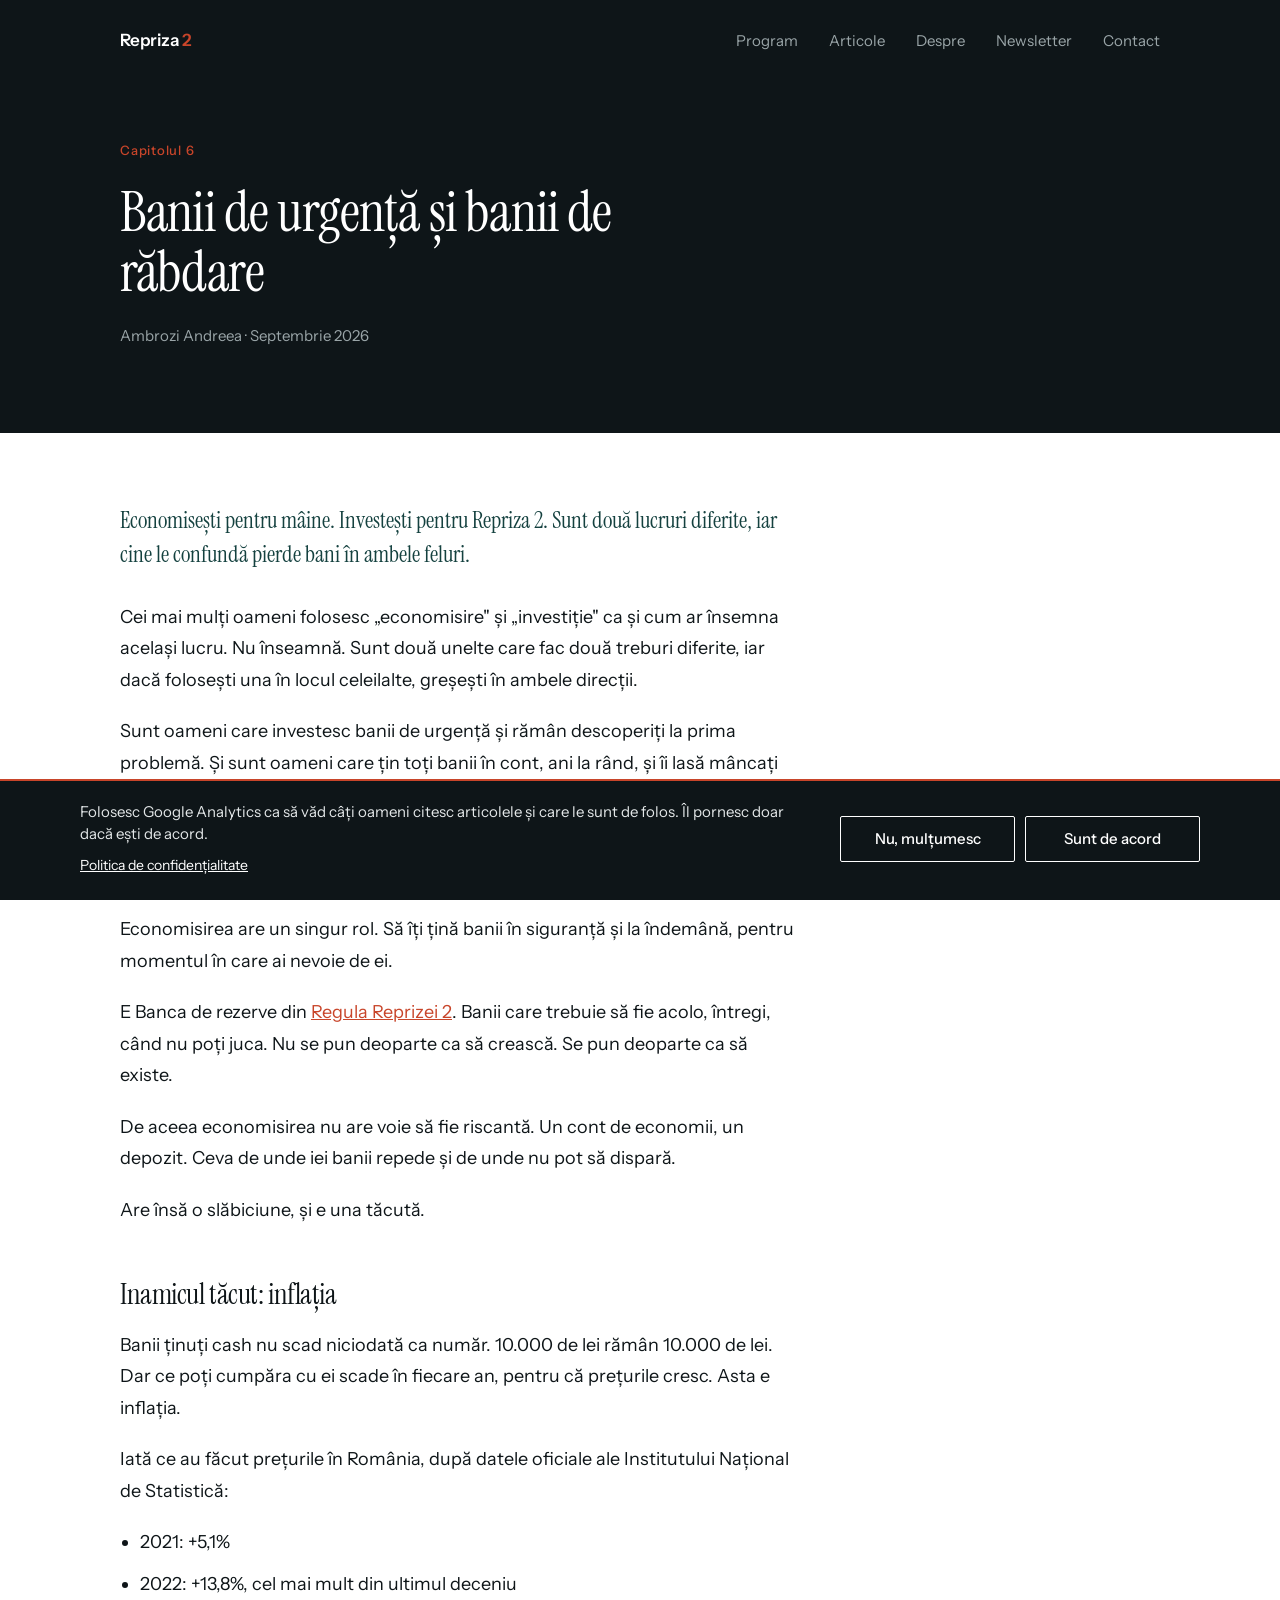
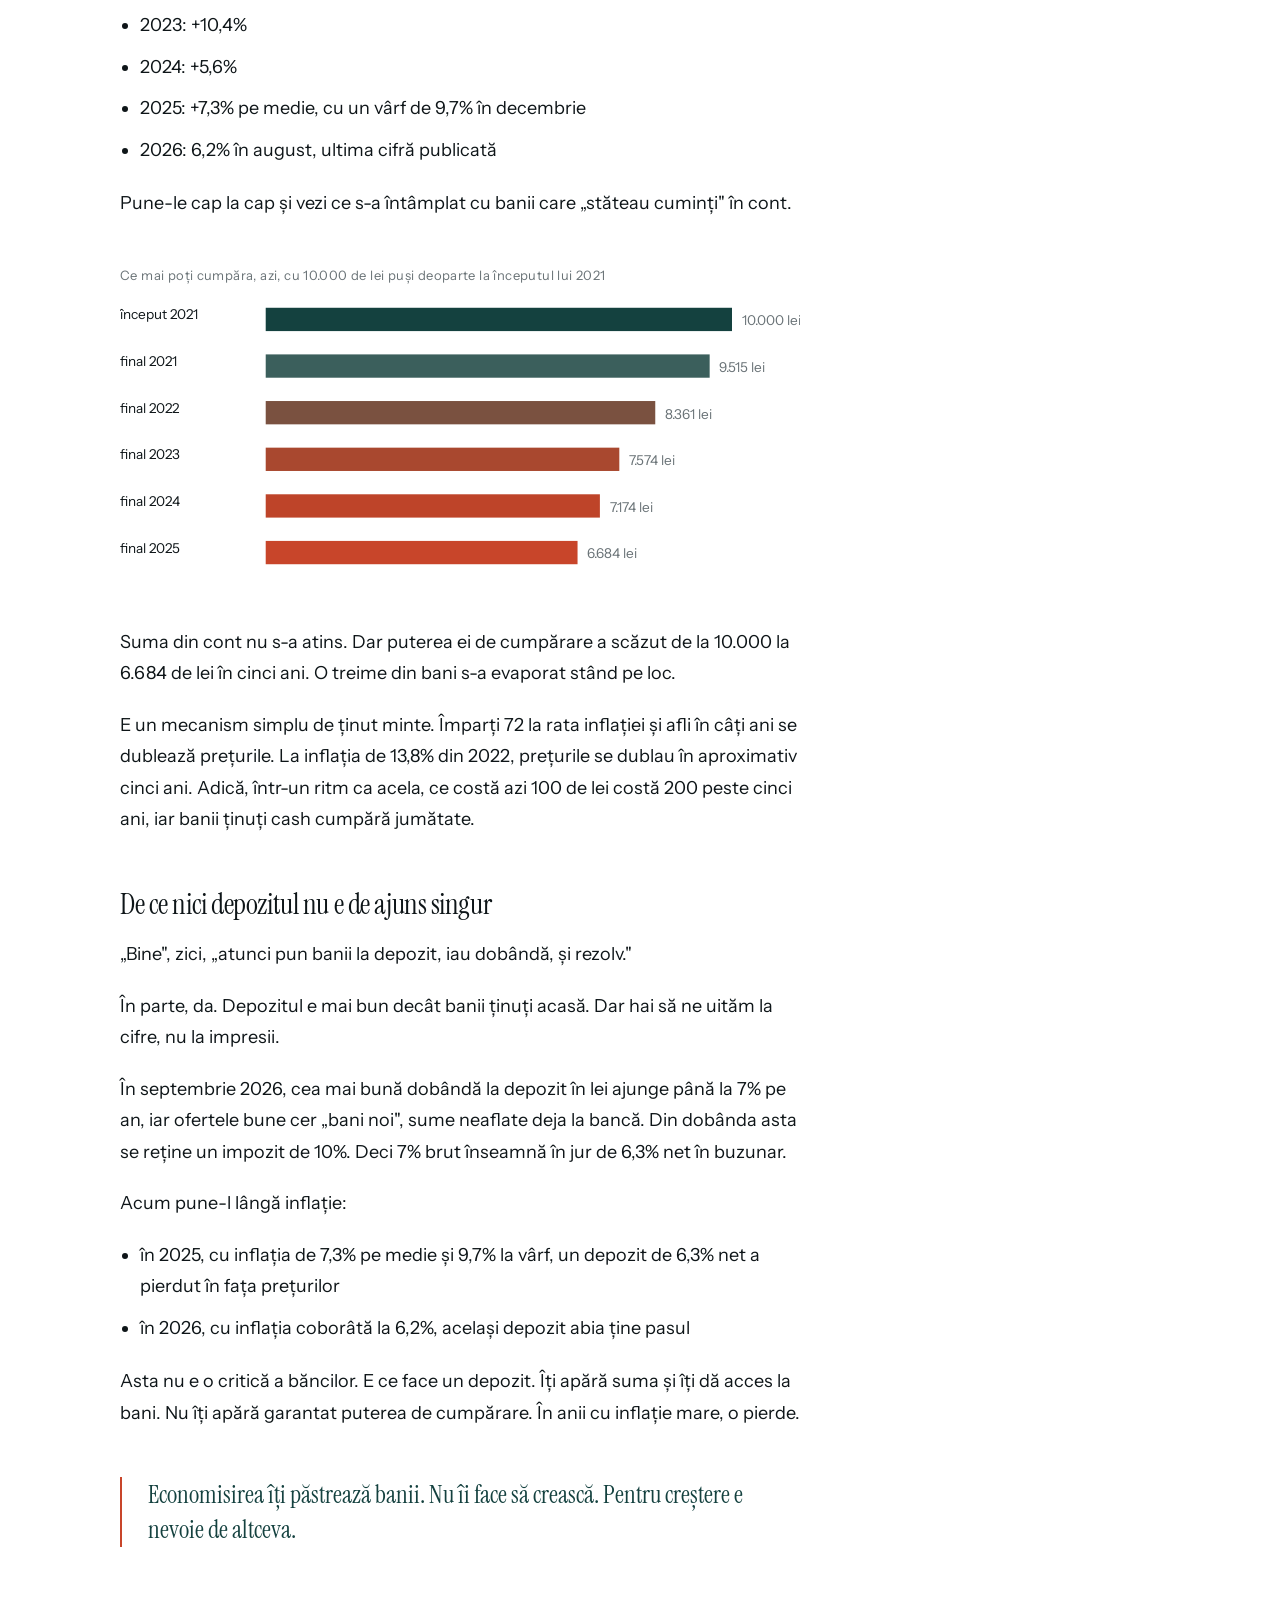
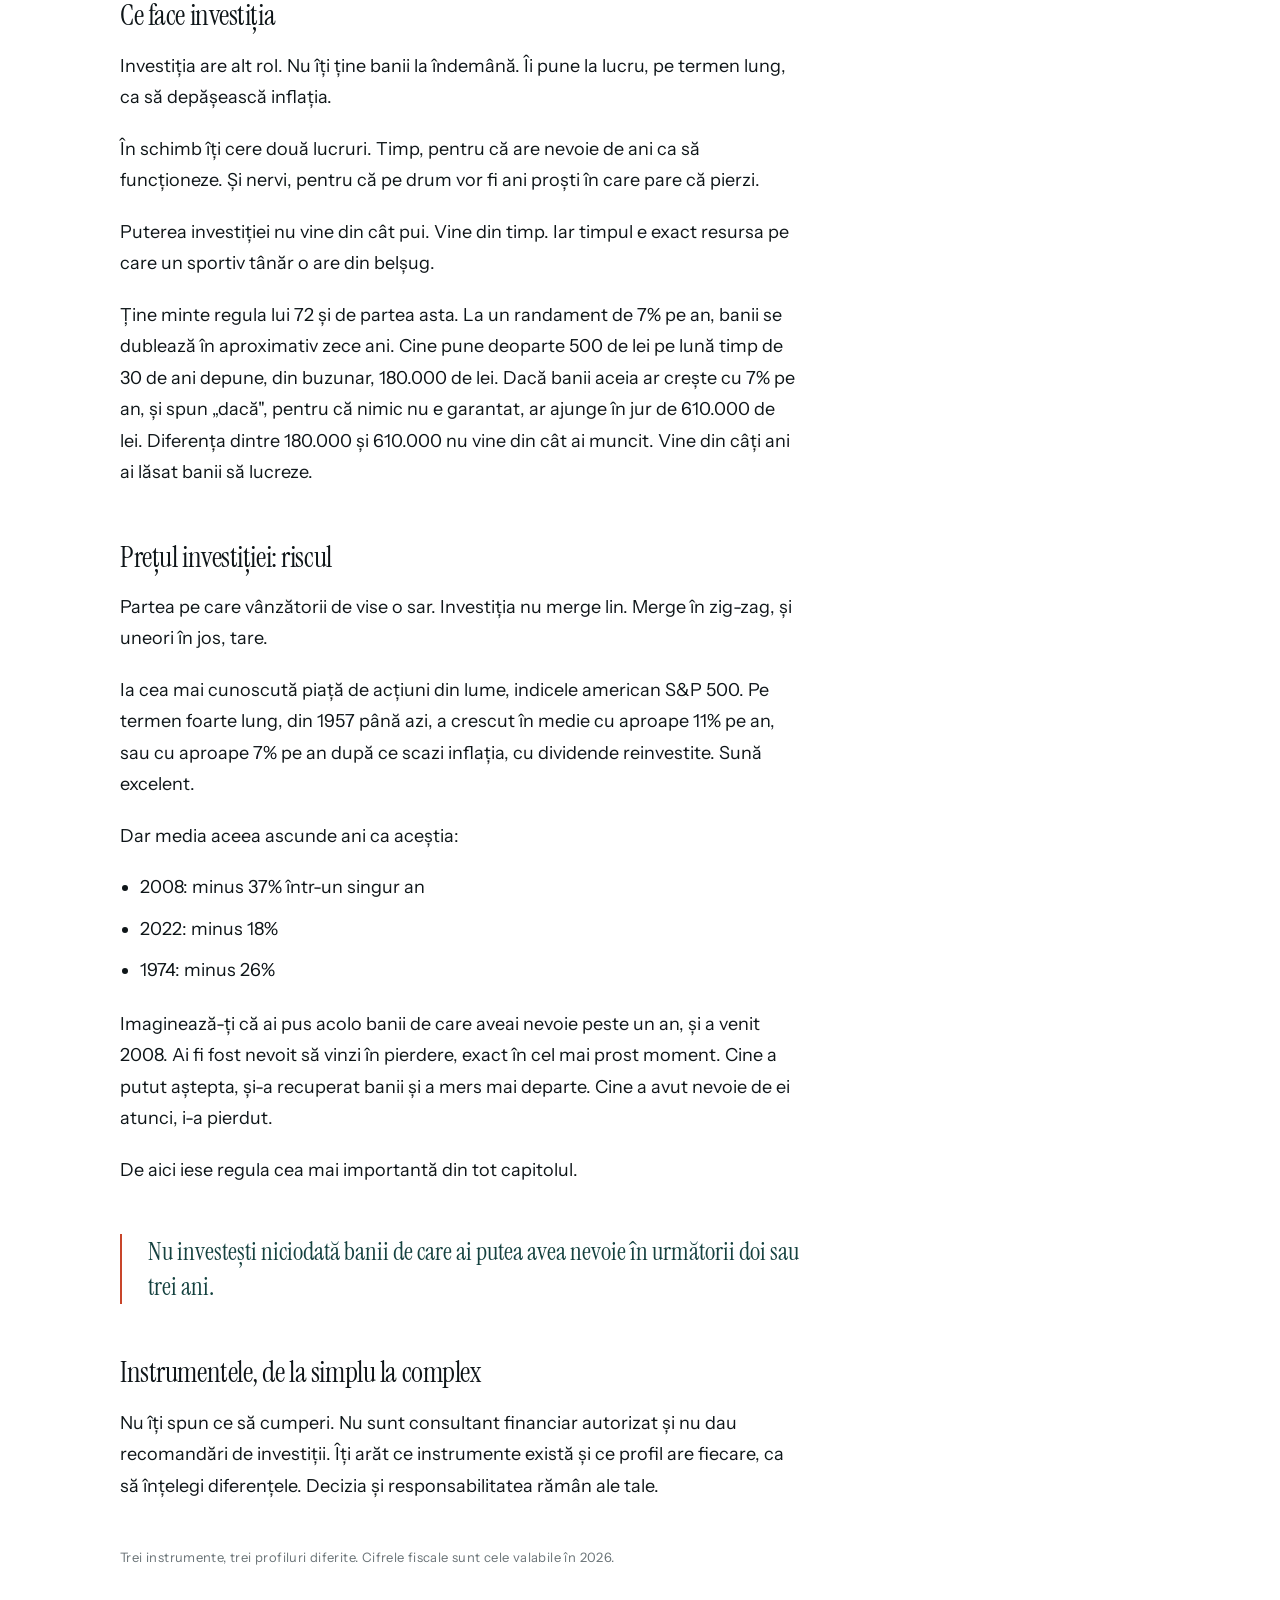
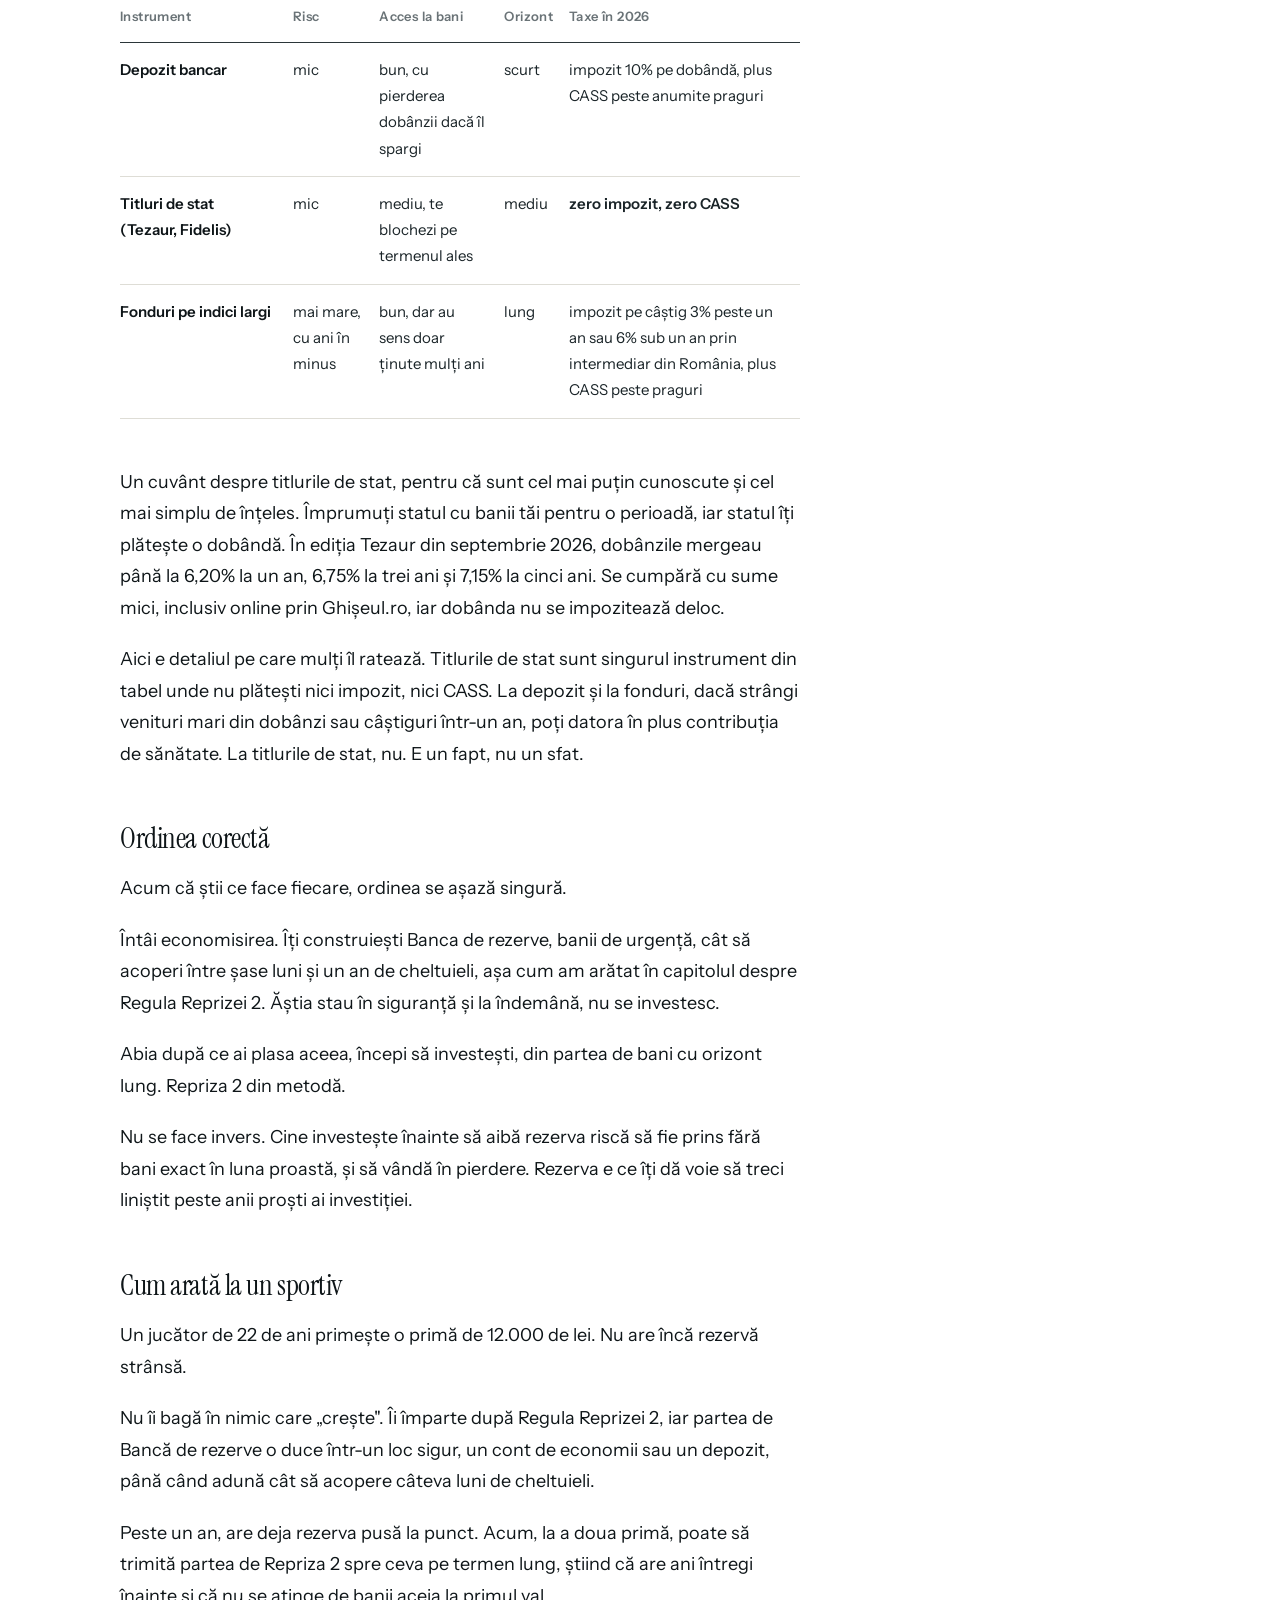
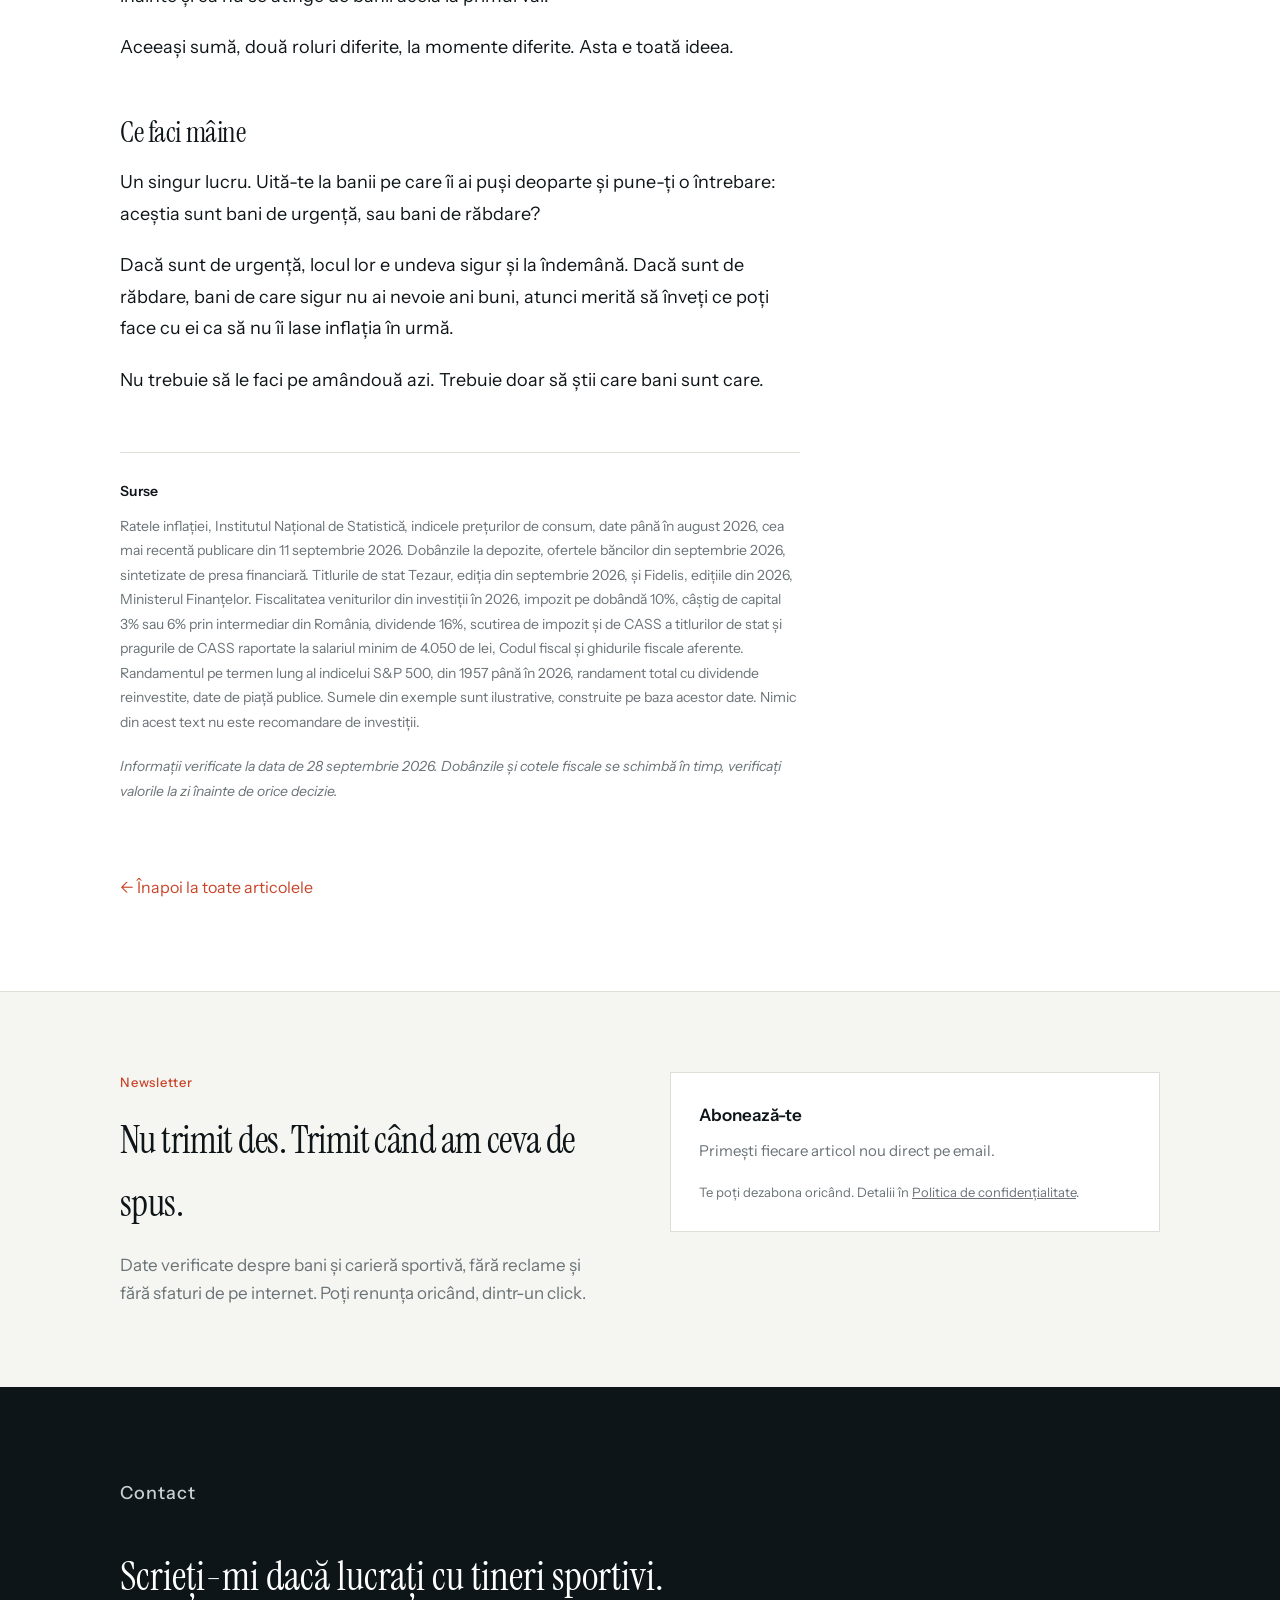
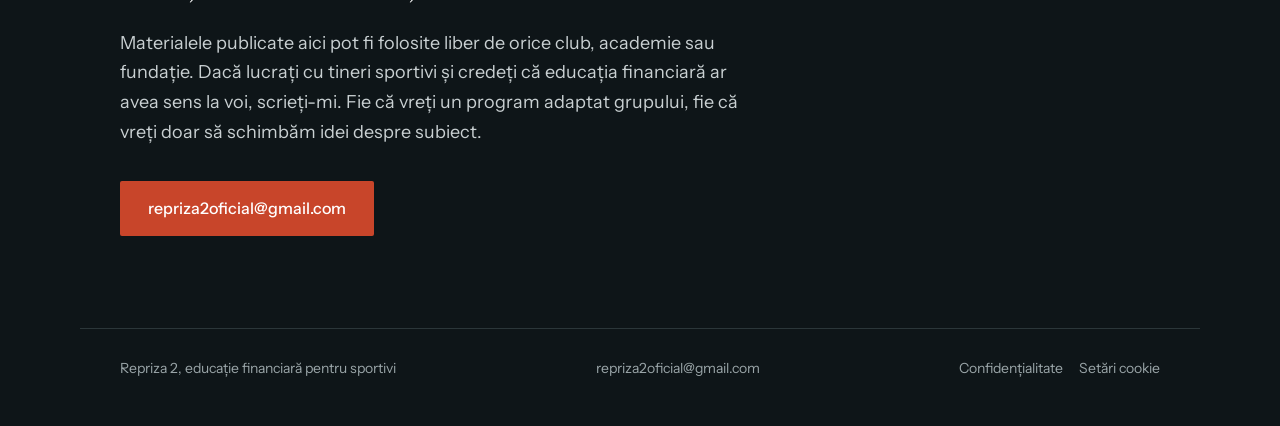
<file: articol-economisire-investitii.html>
<!DOCTYPE html>
<html lang="ro">
<head>
<meta charset="utf-8">
<meta name="viewport" content="width=device-width, initial-scale=1">
<title>Banii de urgență și banii de răbdare: economisire versus investiții pentru sportivi | Repriza 2</title>
<meta name="description" content="Economisirea și investiția fac două treburi diferite. Una îți dă siguranță și acces, cealaltă îți dă șansa de a bate inflația pe termen lung. Cu cifre INS la zi, dobânzi de depozit și titluri de stat din 2026, și fiscalitatea explicată corect.">
<meta name="keywords" content="economisire versus investitii, educatie financiara sportivi, inflatie Romania, titluri de stat Tezaur Fidelis, depozit bancar dobanda, dobanda compusa, fond de rezerva">
<meta name="author" content="Ambrozi Andreea">
<meta name="robots" content="index, follow">
<link rel="canonical" href="https://repriza2.ro/articol-economisire-investitii.html">
<meta property="og:title" content="Banii de urgență și banii de răbdare">
<meta property="og:description" content="Economisești pentru mâine. Investești pentru Repriza 2. Diferența dintre cele două, cu cifre verificate la zi.">
<meta property="og:type" content="article">
<meta property="og:url" content="https://repriza2.ro/articol-economisire-investitii.html">
<meta property="og:locale" content="ro_RO">
<meta property="og:image" content="https://repriza2.ro/og-repriza2.png">
<meta property="og:image:width" content="1200">
<meta property="og:image:height" content="628">
<meta name="twitter:card" content="summary_large_image">
<meta name="twitter:image" content="https://repriza2.ro/og-repriza2.png">
<link rel="preconnect" href="https://fonts.googleapis.com">
<link rel="preconnect" href="https://fonts.gstatic.com" crossorigin>
<link href="https://fonts.googleapis.com/css2?family=Instrument+Sans:wght@400;500;600&family=Instrument+Serif&display=swap" rel="stylesheet">
<link rel="icon" href="/favicon.ico" sizes="any">
<link rel="icon" type="image/png" sizes="32x32" href="/favicon-32.png">
<link rel="apple-touch-icon" href="/apple-touch-icon.png">
<script>
  /* Google Analytics pornește doar după acordul vizitatorului (banner de cookie-uri). */
  window.dataLayer = window.dataLayer || [];
  function gtag(){dataLayer.push(arguments);}
  window.r2PornesteGA = function(){
    if (window.r2GA) return; window.r2GA = true;
    var s = document.createElement('script'); s.async = true;
    s.src = 'https://www.googletagmanager.com/gtag/js?id=G-DYVVWEW9CT';
    document.head.appendChild(s);
    gtag('js', new Date()); gtag('config', 'G-DYVVWEW9CT');
  };
  try { if (localStorage.getItem('r2-cookie') === 'da') window.r2PornesteGA(); } catch(e) {}
</script>
<script>
    (function(w,d,e,u,f,l,n){w[f]=w[f]||function(){(w[f].q=w[f].q||[])
    .push(arguments);},l=d.createElement(e),l.async=1,l.src=u,
    n=d.getElementsByTagName(e)[0],n.parentNode.insertBefore(l,n);})
    (window,document,'script','https://assets.mailerlite.com/js/universal.js','ml');
    ml('account', '2615364');
</script>
<script type="application/ld+json">
{
  "@context":"https://schema.org",
  "@type":"Article",
  "headline":"Banii de urgență și banii de răbdare",
  "author":{"@type":"Person","name":"Ambrozi Andreea"},
  "datePublished":"2026-09-29T09:00:00+03:00",
  "inLanguage":"ro",
  "publisher":{"@type":"Organization","name":"Repriza 2"},
  "mainEntityOfPage":"https://repriza2.ro/articol-economisire-investitii.html"
}
</script>
<style>
:root{
  --ink:#0E1518;
  --ink-soft:#1A2428;
  --paper:#FFFFFF;
  --paper-2:#F5F5F1;
  --line:#DEDDD6;
  --line-dark:#2B3639;
  --muted:#6A7377;
  --muted-dark:#9AA5A8;
  --accent:#C8452A;
  --deep:#14413F;
}

*{box-sizing:border-box}
html{scroll-behavior:smooth}
@media (prefers-reduced-motion:reduce){html{scroll-behavior:auto}}

body{
  margin:0;
  background:var(--paper);
  color:var(--ink);
  font-family:"Instrument Sans",system-ui,sans-serif;
  font-size:17px;
  line-height:1.65;
  -webkit-font-smoothing:antialiased;
}

.wrap{max-width:1120px;margin:0 auto;padding:0 40px}
.col{max-width:680px}

/* ---------- nav ---------- */
.nav{position:relative;z-index:3}
.nav .wrap{display:flex;align-items:center;justify-content:space-between;padding:26px 40px}
.logo{font-size:17px;font-weight:600;letter-spacing:-.01em;text-decoration:none;color:#fff}
.logo em{font-style:normal;color:var(--accent)}
.nav a.lnk{font-size:15px;color:var(--muted-dark);text-decoration:none;margin-left:28px}
.nav a.lnk:hover{color:#fff}

/* ---------- article page ---------- */
.art-head{background:var(--ink);color:#fff;padding-bottom:64px}
.art-head h1{
  font-family:"Instrument Serif",Georgia,serif;font-weight:400;
  font-size:clamp(34px,4.8vw,56px);line-height:1.06;letter-spacing:-.015em;
  margin:0 0 22px;max-width:19ch;
}
.eyebrow{
  font-size:13px;letter-spacing:.06em;color:var(--accent);
  margin:0 0 22px;font-weight:500;
}
.art-meta{font-size:15px;color:var(--muted-dark)}
article{padding:70px 0 0}
article .col{font-size:18px;line-height:1.75}
.lead{font-size:23px;line-height:1.5;color:var(--deep);font-family:"Instrument Serif",Georgia,serif;margin-bottom:30px}
article h2{font-family:"Instrument Serif",Georgia,serif;font-weight:400;font-size:29px;margin:52px 0 18px;letter-spacing:-.015em;line-height:1.15}
p{margin:0 0 20px}
a{color:var(--accent)}
figure{margin:44px 0}
figcaption{font-size:13px;color:var(--muted);margin-bottom:14px;letter-spacing:.03em}
blockquote{
  margin:48px 0;padding-left:26px;border-left:2px solid var(--accent);
  font-family:"Instrument Serif",Georgia,serif;font-size:25px;line-height:1.4;color:var(--deep);
}
article ul{padding-left:20px;margin:0 0 22px}
article li{margin-bottom:10px}

/* comparison table */
.cmp{width:100%;border-collapse:collapse;margin:8px 0 4px;font-size:15px}
.cmp caption{caption-side:top;text-align:left}
.cmp th,.cmp td{text-align:left;padding:14px 16px 14px 0;border-bottom:1px solid var(--line);vertical-align:top}
.cmp thead th{font-size:13px;letter-spacing:.03em;color:var(--muted);font-weight:600;border-bottom:1px solid var(--line-dark)}
.cmp tbody th{font-weight:600;color:var(--ink);white-space:nowrap;padding-right:22px}
.cmp td{color:var(--ink-soft)}
.tag-ok{color:var(--deep);font-weight:600}
.cmp-wrap{overflow-x:auto;-webkit-overflow-scrolling:touch}
.cmp-wrap .cmp{min-width:560px}

.src{font-size:14px;color:var(--muted);border-top:1px solid var(--line);padding-top:26px;margin:56px 0 0}
.src h4{font-size:14px;font-weight:600;margin:0 0 10px;color:var(--ink);letter-spacing:.02em}
.verif{font-size:14px;color:var(--muted);margin-top:18px;font-style:italic}
.back{display:inline-block;margin:50px 0 90px;font-size:16px;text-decoration:none;color:var(--accent)}
.back:hover{text-decoration:underline}

@media (max-width:640px){
  body{font-size:16px}
  .wrap{padding:0 22px}
  .nav .wrap{padding:20px 22px}
  .nav a.lnk{margin-left:16px;font-size:14px}
  .cmp{font-size:14px}
  .cmp th,.cmp td{padding:12px 10px 12px 0}
}

a:focus-visible,.back:focus-visible,.btn:focus-visible{outline:2px solid var(--accent);outline-offset:3px}

.news{background:var(--paper-2);border-top:1px solid var(--line);padding:80px 0}
.news-grid{display:grid;grid-template-columns:1fr 1fr;gap:60px;align-items:start}
.sec-label{font-size:13px;letter-spacing:.06em;color:var(--accent);font-weight:500;margin:0 0 16px}
.news h2{font-family:"Instrument Serif",Georgia,serif;font-weight:400;font-size:clamp(28px,3.4vw,38px);margin:0 0 16px;letter-spacing:-.015em}
.news p.intro{color:var(--muted);margin-bottom:0}
.news .formbox{background:var(--paper);border:1px solid var(--line);padding:28px}
.news .formbox h3{font-size:17px;font-weight:600;margin:0 0 10px}
.news .formbox p{font-size:15px;color:var(--muted);margin:0 0 18px}
@media (max-width:900px){.news-grid{grid-template-columns:1fr;gap:32px}}

.cta{background:var(--ink);color:#fff;padding:92px 0}
.cta h2{font-family:"Instrument Serif",Georgia,serif;font-weight:400;color:#fff;margin:0 0 20px;font-size:clamp(28px,3.4vw,40px)}
.cta p{color:#C9D0D2;max-width:52ch;font-size:18px;margin-bottom:34px}
.btn{display:inline-block;background:var(--accent);color:#fff;text-decoration:none;font-size:16px;font-weight:500;padding:14px 28px;border-radius:2px;transition:background .15s ease}
.btn:hover{background:#A93820}

footer{background:var(--ink);color:var(--muted-dark);font-size:14px;padding:0 0 46px}
footer .wrap{border-top:1px solid var(--line-dark);padding-top:28px;display:flex;justify-content:space-between;flex-wrap:wrap;gap:14px}
footer a{color:var(--muted-dark);text-decoration:none}
footer a:hover{color:#fff}

/* ---------- meniu telefon ---------- */
.logo{white-space:nowrap}
.hero-in{padding-top:60px}
.burger{display:none}
.menu-panel{display:none}
@media (max-width:640px){
  .nav .wrap{padding:16px 22px}
  .nav .links{display:none}
  .burger{display:flex;flex-direction:column;justify-content:center;gap:6px;width:44px;height:44px;margin-right:-10px;padding:10px;background:none;border:0;cursor:pointer}
  .burger span{display:block;height:2px;width:24px;background:#fff;border-radius:1px}
  .menu-panel:not([hidden]){display:block;position:absolute;left:0;right:0;top:76px;min-height:calc(100vh - 76px);background:var(--ink);border-top:1px solid var(--line-dark);padding:8px 22px 28px;z-index:5}
  .menu-panel a{display:block;font-size:13px;font-weight:500;letter-spacing:.06em;color:#fff;text-decoration:none;padding:16px 0;border-bottom:1px solid var(--line-dark)}
  .menu-panel a.menu-cta{font-size:16px;letter-spacing:0;background:var(--accent);text-align:center;margin-top:28px;padding:16px;border:0;border-radius:2px}
  .hero-in{padding-top:36px}
}
.burger:focus-visible,.menu-panel a:focus-visible{outline:2px solid var(--accent);outline-offset:3px}

/* ---------- formular MailerLite, adus la stilul site-ului ---------- */
.formbox .ml-form-embedContainer{display:block !important;width:100% !important}
.formbox .ml-form-embedContainer .ml-form-embedWrapper,.formbox .ml-form-embedContainer .ml-form-embedWrapper.embedForm{display:block !important;max-width:none !important;width:100% !important;background:transparent !important;border-radius:0 !important}
.formbox .ml-form-embedContainer .ml-form-align-center,.formbox .ml-form-embedContainer .ml-form-align-left{text-align:left !important}
.formbox .ml-form-embedContainer .ml-form-embedWrapper .ml-form-embedBody,
.formbox .ml-form-embedContainer .ml-form-embedWrapper .ml-form-successBody{padding:0 !important}
.formbox .ml-form-embedContainer .ml-form-embedBody .ml-form-embedContent{display:none !important}
.formbox .ml-form-embedContainer .ml-form-fieldRow{margin:0 0 10px !important}
.formbox .ml-form-embedContainer input.form-control{width:100% !important;box-sizing:border-box !important;font-family:"Instrument Sans",system-ui,sans-serif !important;font-size:16px !important;color:var(--ink) !important;border:1px solid var(--line) !important;border-radius:2px !important;padding:13px 14px !important;height:auto !important;background:var(--paper) !important}
.formbox .ml-form-embedContainer input.form-control:focus{outline:2px solid var(--accent) !important;outline-offset:1px;border-color:var(--accent) !important}
.formbox .ml-form-embedContainer .ml-form-embedSubmit{margin:0 !important}
.formbox .ml-form-embedContainer .ml-form-embedWrapper .ml-form-embedBody .ml-form-embedSubmit button.primary,.formbox .ml-form-embedContainer .ml-form-embedSubmit button.primary{font-family:"Instrument Sans",system-ui,sans-serif !important;font-size:16px !important;font-weight:500 !important;background:var(--accent) !important;color:#fff !important;border:0 !important;border-radius:2px !important;padding:14px !important;height:auto !important;width:100% !important}
.formbox .ml-form-embedContainer .ml-form-embedSubmit button.primary:hover{background:#A93820 !important}
.formbox .ml-form-embedContainer .ml-form-successContent h4{font-family:"Instrument Serif",Georgia,serif !important;font-weight:400 !important;font-size:26px !important;color:var(--deep) !important;margin:0 0 6px !important}
.formbox .ml-form-embedContainer .ml-form-successContent p{font-family:"Instrument Sans",system-ui,sans-serif !important;font-size:15px !important;color:var(--muted) !important;margin:0 !important}
.formbox .ml-form-embedContainer .ml-form-successBody{border-left:2px solid var(--accent);padding-left:16px !important}

/* butonul MailerLite: regula lor folosește id-ul formularului, deci îl folosim și noi */
#mlb2-45575444.ml-form-embedContainer .ml-form-embedWrapper .ml-form-embedBody .ml-form-embedSubmit button.primary{font-family:"Instrument Sans",system-ui,sans-serif !important;font-size:16px !important;font-weight:500 !important;background:#C8452A !important;border-radius:2px !important}
#mlb2-45575444.ml-form-embedContainer .ml-form-embedWrapper .ml-form-embedBody .ml-form-embedSubmit button.primary:hover{background:#A93820 !important}
#mlb2-45575444.ml-form-embedContainer .ml-form-embedWrapper .ml-form-embedBody .form-control{font-family:"Instrument Sans",system-ui,sans-serif !important;font-size:16px !important}

/* ---------- banner cookie-uri ---------- */
.cookie-bar{position:fixed;left:0;right:0;bottom:0;z-index:50;background:var(--ink);color:#fff;border-top:2px solid var(--accent);padding:20px 22px calc(22px + env(safe-area-inset-bottom,0px))}
.cookie-bar .in{max-width:1120px;margin:0 auto;display:flex;align-items:center;gap:20px 32px;flex-wrap:wrap}
.cookie-bar .txt{flex:1 1 420px;min-width:0}
.cookie-bar p{margin:0 0 4px;font-size:15px;line-height:1.5;color:#E3E7E8}
.cookie-bar a{color:#fff;font-size:14px}
.cookie-bar .btns{display:grid;grid-template-columns:1fr 1fr;gap:10px;flex:0 1 360px;min-width:0}
.cookie-bar button{font:500 15px/1.2 "Instrument Sans",system-ui,sans-serif;padding:13px 10px;border-radius:2px;cursor:pointer;background:transparent;color:#fff;border:1px solid #fff}
.cookie-bar button:hover{background:#fff;color:var(--ink)}
.cookie-bar button:focus-visible{outline:2px solid var(--accent);outline-offset:2px}
@media (max-width:640px){.cookie-bar .btns{flex:1 1 100%}}
footer .legal a{margin-left:16px}
footer .legal a:first-child{margin-left:0}
footer .legal button{background:none;border:0;padding:0;margin-left:16px;font:inherit;color:var(--muted-dark);cursor:pointer}
footer .legal button:hover{color:#fff}
.news .formbox p.form-note{font-size:13px;color:var(--muted);margin:12px 0 0}
.news .formbox p.form-note a{color:var(--muted)}
</style>
</head>
<body>

<div class="art-head">
  <div class="nav">
    <div class="wrap">
      <a class="logo" href="index.html">Repriza <em>2</em></a>
      <div class="links">
        <a class="lnk" href="index.html#program">Program</a>
        <a class="lnk" href="articole.html">Articole</a>
        <a class="lnk" href="index.html#despre">Despre</a>
        <a class="lnk" href="index.html#newsletter">Newsletter</a>
        <a class="lnk" href="index.html#contact">Contact</a>
      </div>
      <button class="burger" id="burger" type="button" aria-label="Deschide meniul" aria-expanded="false" aria-controls="menu-panel"><span></span><span></span><span></span></button>
    </div>
    <nav class="menu-panel" id="menu-panel" aria-label="Meniu" hidden>
      <a href="index.html#program">Program</a>
      <a href="articole.html">Articole</a>
      <a href="index.html#despre">Despre</a>
      <a href="index.html#newsletter">Newsletter</a>
      <a class="menu-cta" href="index.html#contact">Scrie-mi</a>
    </nav>
  </div>

  <div class="wrap hero-in">
    <p class="eyebrow">Capitolul 6</p>
    <h1>Banii de urgență și banii de răbdare</h1>
    <p class="art-meta">Ambrozi Andreea · Septembrie 2026</p>
  </div>
</div>

<article>
  <div class="wrap">
    <div class="col">

      <p class="lead">Economisești pentru mâine. Investești pentru Repriza 2. Sunt două lucruri diferite, iar cine le confundă pierde bani în ambele feluri.</p>

      <p>Cei mai mulți oameni folosesc „economisire" și „investiție" ca și cum ar însemna același lucru. Nu înseamnă. Sunt două unelte care fac două treburi diferite, iar dacă folosești una în locul celeilalte, greșești în ambele direcții.</p>

      <p>Sunt oameni care investesc banii de urgență și rămân descoperiți la prima problemă. Și sunt oameni care țin toți banii în cont, ani la rând, și îi lasă mâncați de inflație fără să simtă. Ambele greșeli pleacă de la aceeași confuzie.</p>

      <h2>Ce face economisirea</h2>

      <p>Economisirea are un singur rol. Să îți țină banii în siguranță și la îndemână, pentru momentul în care ai nevoie de ei.</p>

      <p>E Banca de rezerve din <a href="articol-regula-reprizei-2.html">Regula Reprizei 2</a>. Banii care trebuie să fie acolo, întregi, când nu poți juca. Nu se pun deoparte ca să crească. Se pun deoparte ca să existe.</p>

      <p>De aceea economisirea nu are voie să fie riscantă. Un cont de economii, un depozit. Ceva de unde iei banii repede și de unde nu pot să dispară.</p>

      <p>Are însă o slăbiciune, și e una tăcută.</p>

      <h2>Inamicul tăcut: inflația</h2>

      <p>Banii ținuți cash nu scad niciodată ca număr. 10.000 de lei rămân 10.000 de lei. Dar ce poți cumpăra cu ei scade în fiecare an, pentru că prețurile cresc. Asta e inflația.</p>

      <p>Iată ce au făcut prețurile în România, după datele oficiale ale Institutului Național de Statistică:</p>

      <ul>
        <li>2021: +5,1%</li>
        <li>2022: +13,8%, cel mai mult din ultimul deceniu</li>
        <li>2023: +10,4%</li>
        <li>2024: +5,6%</li>
        <li>2025: +7,3% pe medie, cu un vârf de 9,7% în decembrie</li>
        <li>2026: 6,2% în august, ultima cifră publicată</li>
      </ul>

      <p>Pune-le cap la cap și vezi ce s-a întâmplat cu banii care „stăteau cuminți" în cont.</p>

      <figure>
        <figcaption>Ce mai poți cumpăra, azi, cu 10.000 de lei puși deoparte la începutul lui 2021</figcaption>
        <svg viewBox="0 0 700 280" width="100%" role="img" xmlns="http://www.w3.org/2000/svg" aria-label="Puterea de cumpărare a 10.000 de lei scade an de an, de la 10.000 la începutul lui 2021 până la 6.684 la finalul lui 2025">
          <text x="0" y="20" font-family="Instrument Sans,sans-serif" font-size="14" fill="#0E1518">început 2021</text>
          <rect x="150" y="8" width="480" height="24" fill="#14413F"/>
          <text x="640" y="26" font-family="Instrument Sans,sans-serif" font-size="14" fill="#6A7377">10.000 lei</text>

          <text x="0" y="68" font-family="Instrument Sans,sans-serif" font-size="14" fill="#0E1518">final 2021</text>
          <rect x="150" y="56" width="457" height="24" fill="#3B5F5C"/>
          <text x="617" y="74" font-family="Instrument Sans,sans-serif" font-size="14" fill="#6A7377">9.515 lei</text>

          <text x="0" y="116" font-family="Instrument Sans,sans-serif" font-size="14" fill="#0E1518">final 2022</text>
          <rect x="150" y="104" width="401" height="24" fill="#7A5140"/>
          <text x="561" y="122" font-family="Instrument Sans,sans-serif" font-size="14" fill="#6A7377">8.361 lei</text>

          <text x="0" y="164" font-family="Instrument Sans,sans-serif" font-size="14" fill="#0E1518">final 2023</text>
          <rect x="150" y="152" width="364" height="24" fill="#A9482F"/>
          <text x="524" y="170" font-family="Instrument Sans,sans-serif" font-size="14" fill="#6A7377">7.574 lei</text>

          <text x="0" y="212" font-family="Instrument Sans,sans-serif" font-size="14" fill="#0E1518">final 2024</text>
          <rect x="150" y="200" width="344" height="24" fill="#BE4429"/>
          <text x="504" y="218" font-family="Instrument Sans,sans-serif" font-size="14" fill="#6A7377">7.174 lei</text>

          <text x="0" y="260" font-family="Instrument Sans,sans-serif" font-size="14" fill="#0E1518">final 2025</text>
          <rect x="150" y="248" width="321" height="24" fill="#C8452A"/>
          <text x="481" y="266" font-family="Instrument Sans,sans-serif" font-size="14" fill="#6A7377">6.684 lei</text>
        </svg>
      </figure>

      <p>Suma din cont nu s-a atins. Dar puterea ei de cumpărare a scăzut de la 10.000 la 6.684 de lei în cinci ani. O treime din bani s-a evaporat stând pe loc.</p>

      <p>E un mecanism simplu de ținut minte. Împarți 72 la rata inflației și afli în câți ani se dublează prețurile. La inflația de 13,8% din 2022, prețurile se dublau în aproximativ cinci ani. Adică, într-un ritm ca acela, ce costă azi 100 de lei costă 200 peste cinci ani, iar banii ținuți cash cumpără jumătate.</p>

      <h2>De ce nici depozitul nu e de ajuns singur</h2>

      <p>„Bine", zici, „atunci pun banii la depozit, iau dobândă, și rezolv."</p>

      <p>În parte, da. Depozitul e mai bun decât banii ținuți acasă. Dar hai să ne uităm la cifre, nu la impresii.</p>

      <p>În septembrie 2026, cea mai bună dobândă la depozit în lei ajunge până la 7% pe an, iar ofertele bune cer „bani noi", sume neaflate deja la bancă. Din dobânda asta se reține un impozit de 10%. Deci 7% brut înseamnă în jur de 6,3% net în buzunar.</p>

      <p>Acum pune-l lângă inflație:</p>

      <ul>
        <li>în 2025, cu inflația de 7,3% pe medie și 9,7% la vârf, un depozit de 6,3% net a pierdut în fața prețurilor</li>
        <li>în 2026, cu inflația coborâtă la 6,2%, același depozit abia ține pasul</li>
      </ul>

      <p>Asta nu e o critică a băncilor. E ce face un depozit. Îți apără suma și îți dă acces la bani. Nu îți apără garantat puterea de cumpărare. În anii cu inflație mare, o pierde.</p>

      <blockquote>Economisirea îți păstrează banii. Nu îi face să crească. Pentru creștere e nevoie de altceva.</blockquote>

      <h2>Ce face investiția</h2>

      <p>Investiția are alt rol. Nu îți ține banii la îndemână. Îi pune la lucru, pe termen lung, ca să depășească inflația.</p>

      <p>În schimb îți cere două lucruri. Timp, pentru că are nevoie de ani ca să funcționeze. Și nervi, pentru că pe drum vor fi ani proști în care pare că pierzi.</p>

      <p>Puterea investiției nu vine din cât pui. Vine din timp. Iar timpul e exact resursa pe care un sportiv tânăr o are din belșug.</p>

      <p>Ține minte regula lui 72 și de partea asta. La un randament de 7% pe an, banii se dublează în aproximativ zece ani. Cine pune deoparte 500 de lei pe lună timp de 30 de ani depune, din buzunar, 180.000 de lei. Dacă banii aceia ar crește cu 7% pe an, și spun „dacă", pentru că nimic nu e garantat, ar ajunge în jur de 610.000 de lei. Diferența dintre 180.000 și 610.000 nu vine din cât ai muncit. Vine din câți ani ai lăsat banii să lucreze.</p>

      <h2>Prețul investiției: riscul</h2>

      <p>Partea pe care vânzătorii de vise o sar. Investiția nu merge lin. Merge în zig-zag, și uneori în jos, tare.</p>

      <p>Ia cea mai cunoscută piață de acțiuni din lume, indicele american S&amp;P 500. Pe termen foarte lung, din 1957 până azi, a crescut în medie cu aproape 11% pe an, sau cu aproape 7% pe an după ce scazi inflația, cu dividende reinvestite. Sună excelent.</p>

      <p>Dar media aceea ascunde ani ca aceștia:</p>

      <ul>
        <li>2008: minus 37% într-un singur an</li>
        <li>2022: minus 18%</li>
        <li>1974: minus 26%</li>
      </ul>

      <p>Imaginează-ți că ai pus acolo banii de care aveai nevoie peste un an, și a venit 2008. Ai fi fost nevoit să vinzi în pierdere, exact în cel mai prost moment. Cine a putut aștepta, și-a recuperat banii și a mers mai departe. Cine a avut nevoie de ei atunci, i-a pierdut.</p>

      <p>De aici iese regula cea mai importantă din tot capitolul.</p>

      <blockquote>Nu investești niciodată banii de care ai putea avea nevoie în următorii doi sau trei ani.</blockquote>

      <h2>Instrumentele, de la simplu la complex</h2>

      <p>Nu îți spun ce să cumperi. Nu sunt consultant financiar autorizat și nu dau recomandări de investiții. Îți arăt ce instrumente există și ce profil are fiecare, ca să înțelegi diferențele. Decizia și responsabilitatea rămân ale tale.</p>

      <figure>
        <figcaption>Trei instrumente, trei profiluri diferite. Cifrele fiscale sunt cele valabile în 2026.</figcaption>
        <div class="cmp-wrap"><table class="cmp">
          <thead>
            <tr>
              <th scope="col">Instrument</th>
              <th scope="col">Risc</th>
              <th scope="col">Acces la bani</th>
              <th scope="col">Orizont</th>
              <th scope="col">Taxe în 2026</th>
            </tr>
          </thead>
          <tbody>
            <tr>
              <th scope="row">Depozit bancar</th>
              <td>mic</td>
              <td>bun, cu pierderea dobânzii dacă îl spargi</td>
              <td>scurt</td>
              <td>impozit 10% pe dobândă, plus CASS peste anumite praguri</td>
            </tr>
            <tr>
              <th scope="row">Titluri de stat<br>(Tezaur, Fidelis)</th>
              <td>mic</td>
              <td>mediu, te blochezi pe termenul ales</td>
              <td>mediu</td>
              <td class="tag-ok">zero impozit, zero CASS</td>
            </tr>
            <tr>
              <th scope="row">Fonduri pe indici largi</th>
              <td>mai mare, cu ani în minus</td>
              <td>bun, dar au sens doar ținute mulți ani</td>
              <td>lung</td>
              <td>impozit pe câștig 3% peste un an sau 6% sub un an prin intermediar din România, plus CASS peste praguri</td>
            </tr>
          </tbody>
        </table></div>
      </figure>

      <p>Un cuvânt despre titlurile de stat, pentru că sunt cel mai puțin cunoscute și cel mai simplu de înțeles. Împrumuți statul cu banii tăi pentru o perioadă, iar statul îți plătește o dobândă. În ediția Tezaur din septembrie 2026, dobânzile mergeau până la 6,20% la un an, 6,75% la trei ani și 7,15% la cinci ani. Se cumpără cu sume mici, inclusiv online prin Ghișeul.ro, iar dobânda nu se impozitează deloc.</p>

      <p>Aici e detaliul pe care mulți îl ratează. Titlurile de stat sunt singurul instrument din tabel unde nu plătești nici impozit, nici CASS. La depozit și la fonduri, dacă strângi venituri mari din dobânzi sau câștiguri într-un an, poți datora în plus contribuția de sănătate. La titlurile de stat, nu. E un fapt, nu un sfat.</p>

      <h2>Ordinea corectă</h2>

      <p>Acum că știi ce face fiecare, ordinea se așază singură.</p>

      <p>Întâi economisirea. Îți construiești Banca de rezerve, banii de urgență, cât să acoperi între șase luni și un an de cheltuieli, așa cum am arătat în capitolul despre Regula Reprizei 2. Ăștia stau în siguranță și la îndemână, nu se investesc.</p>

      <p>Abia după ce ai plasa aceea, începi să investești, din partea de bani cu orizont lung. Repriza 2 din metodă.</p>

      <p>Nu se face invers. Cine investește înainte să aibă rezerva riscă să fie prins fără bani exact în luna proastă, și să vândă în pierdere. Rezerva e ce îți dă voie să treci liniștit peste anii proști ai investiției.</p>

      <h2>Cum arată la un sportiv</h2>

      <p>Un jucător de 22 de ani primește o primă de 12.000 de lei. Nu are încă rezervă strânsă.</p>

      <p>Nu îi bagă în nimic care „crește". Îi împarte după Regula Reprizei 2, iar partea de Bancă de rezerve o duce într-un loc sigur, un cont de economii sau un depozit, până când adună cât să acopere câteva luni de cheltuieli.</p>

      <p>Peste un an, are deja rezerva pusă la punct. Acum, la a doua primă, poate să trimită partea de Repriza 2 spre ceva pe termen lung, știind că are ani întregi înainte și că nu se atinge de banii aceia la primul val.</p>

      <p>Aceeași sumă, două roluri diferite, la momente diferite. Asta e toată ideea.</p>

      <h2>Ce faci mâine</h2>

      <p>Un singur lucru. Uită-te la banii pe care îi ai puși deoparte și pune-ți o întrebare: aceștia sunt bani de urgență, sau bani de răbdare?</p>

      <p>Dacă sunt de urgență, locul lor e undeva sigur și la îndemână. Dacă sunt de răbdare, bani de care sigur nu ai nevoie ani buni, atunci merită să înveți ce poți face cu ei ca să nu îi lase inflația în urmă.</p>

      <p>Nu trebuie să le faci pe amândouă azi. Trebuie doar să știi care bani sunt care.</p>

      <div class="src">
        <h4>Surse</h4>
        <p>Ratele inflației, Institutul Național de Statistică, indicele prețurilor de consum, date până în august 2026, cea mai recentă publicare din 11 septembrie 2026. Dobânzile la depozite, ofertele băncilor din septembrie 2026, sintetizate de presa financiară. Titlurile de stat Tezaur, ediția din septembrie 2026, și Fidelis, edițiile din 2026, Ministerul Finanțelor. Fiscalitatea veniturilor din investiții în 2026, impozit pe dobândă 10%, câștig de capital 3% sau 6% prin intermediar din România, dividende 16%, scutirea de impozit și de CASS a titlurilor de stat și pragurile de CASS raportate la salariul minim de 4.050 de lei, Codul fiscal și ghidurile fiscale aferente. Randamentul pe termen lung al indicelui S&amp;P 500, din 1957 până în 2026, randament total cu dividende reinvestite, date de piață publice. Sumele din exemple sunt ilustrative, construite pe baza acestor date. Nimic din acest text nu este recomandare de investiții.</p>
        <p class="verif">Informații verificate la data de 28 septembrie 2026. Dobânzile și cotele fiscale se schimbă în timp, verificați valorile la zi înainte de orice decizie.</p>
      </div>

      <a class="back" href="articole.html">← Înapoi la toate articolele</a>

    </div>
  </div>
</article>

<div class="news" id="newsletter">
  <div class="wrap">
    <div class="news-grid">
      <div>
        <p class="sec-label">Newsletter</p>
        <h2>Nu trimit des. Trimit când am ceva de spus.</h2>
        <p class="intro">Date verificate despre bani și carieră sportivă, fără reclame și fără sfaturi de pe internet. Poți renunța oricând, dintr-un click.</p>
      </div>
      <div class="formbox">
        <h3>Abonează-te</h3>
        <p>Primești fiecare articol nou direct pe email.</p>
        <div class="ml-embedded" data-form="nO3TDI"></div>
        <p class="form-note">Te poți dezabona oricând. Detalii în <a href="confidentialitate.html">Politica de confidențialitate</a>.</p>
      </div>
    </div>
  </div>
</div>

<div class="cta">
  <div class="wrap">
    <p class="sec-label">Contact</p>
    <h2>Scrieți-mi dacă lucrați cu tineri sportivi.</h2>
    <p>Materialele publicate aici pot fi folosite liber de orice club, academie sau fundație. Dacă lucrați cu tineri sportivi și credeți că educația financiară ar avea sens la voi, scrieți-mi. Fie că vreți un program adaptat grupului, fie că vreți doar să schimbăm idei despre subiect.</p>
    <a class="btn" href="mailto:repriza2oficial@gmail.com">repriza2oficial@gmail.com</a>
  </div>
</div>

<footer>
  <div class="wrap">
    <span><a href="index.html">Repriza 2</a>, educație financiară pentru sportivi</span>
    <span><a href="mailto:repriza2oficial@gmail.com">repriza2oficial@gmail.com</a></span>
    <span class="legal"><a href="confidentialitate.html">Confidențialitate</a><button type="button" data-cookie-setari>Setări cookie</button></span>
  </div>
</footer>


<script>
(function(){
  var b=document.getElementById('burger'), m=document.getElementById('menu-panel');
  if(!b||!m) return;
  function setOpen(o){ m.hidden=!o; b.setAttribute('aria-expanded',o?'true':'false'); b.setAttribute('aria-label',o?'Închide meniul':'Deschide meniul'); }
  b.addEventListener('click',function(){ setOpen(m.hidden); });
  m.addEventListener('click',function(e){ if(e.target.closest('a')) setOpen(false); });
  document.addEventListener('keydown',function(e){ if(e.key==='Escape') setOpen(false); });
})();
</script>

<div class="cookie-bar" id="cookie-bar" role="region" aria-label="Cookie-uri" hidden>
  <div class="in">
    <div class="txt">
      <p>Folosesc Google Analytics ca să văd câți oameni citesc articolele și care le sunt de folos. Îl pornesc doar dacă ești de acord.</p>
      <a href="confidentialitate.html">Politica de confidențialitate</a>
    </div>
    <div class="btns">
      <button type="button" id="cookie-nu">Nu, mulțumesc</button>
      <button type="button" id="cookie-da">Sunt de acord</button>
    </div>
  </div>
</div>
<script>
(function(){
  var bar=document.getElementById('cookie-bar');
  function citeste(){ try{ return localStorage.getItem('r2-cookie'); }catch(e){ return null; } }
  function scrie(v){ try{ localStorage.setItem('r2-cookie',v); }catch(e){} }
  function stergeGA(){
    document.cookie.split(';').forEach(function(c){
      var n=c.split('=')[0].trim();
      if(n.indexOf('_ga')===0){
        ['', '; domain=.repriza2.ro', '; domain=repriza2.ro'].forEach(function(d){
          document.cookie=n+'=; expires=Thu, 01 Jan 1970 00:00:00 GMT; path=/'+d;
        });
      }
    });
  }
  if(!citeste()) bar.hidden=false;
  document.getElementById('cookie-da').addEventListener('click',function(){ scrie('da'); bar.hidden=true; if(window.r2PornesteGA) window.r2PornesteGA(); });
  document.getElementById('cookie-nu').addEventListener('click',function(){
    var aveaAcord = citeste()==='da';
    scrie('nu'); bar.hidden=true; stergeGA();
    if(aveaAcord) location.reload();
  });
  document.querySelectorAll('[data-cookie-setari]').forEach(function(b){
    b.addEventListener('click',function(){ bar.hidden=false; document.getElementById('cookie-da').focus(); });
  });
})();
</script>
</body>
</html>
</file>
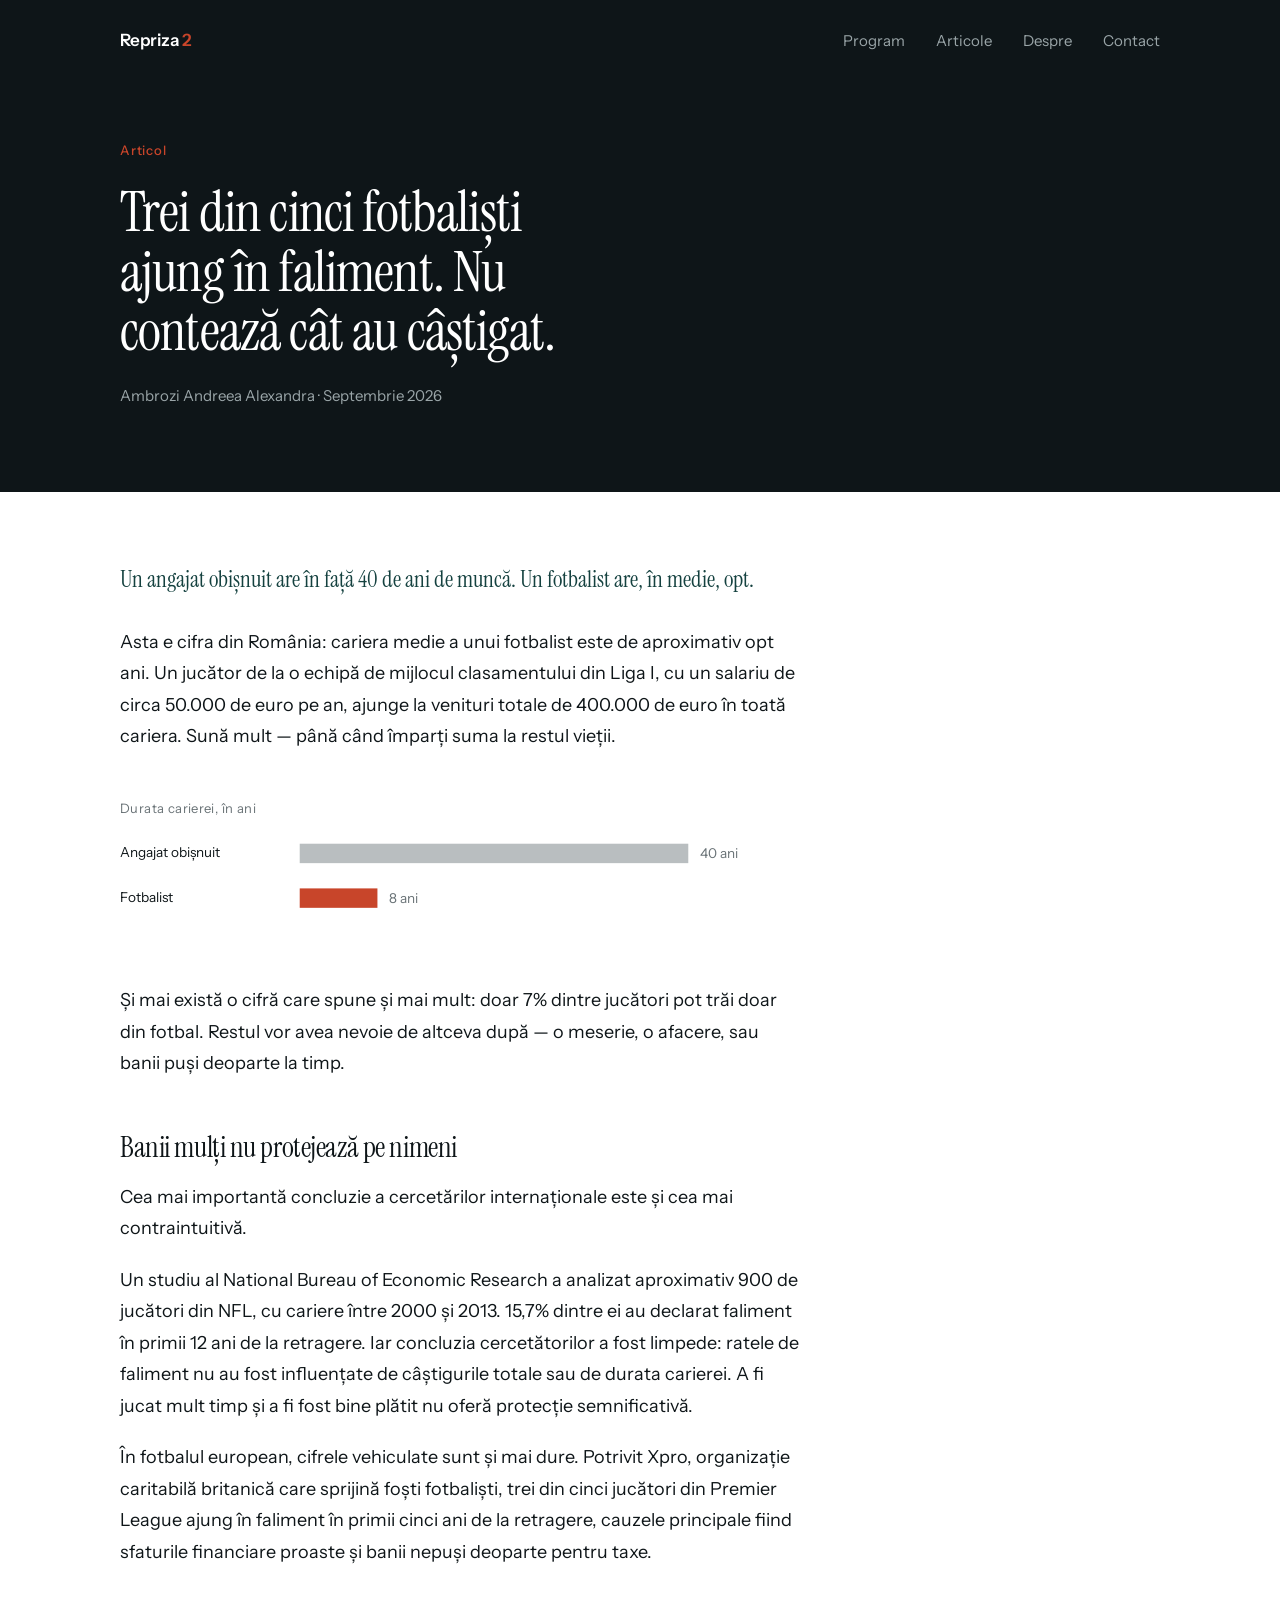
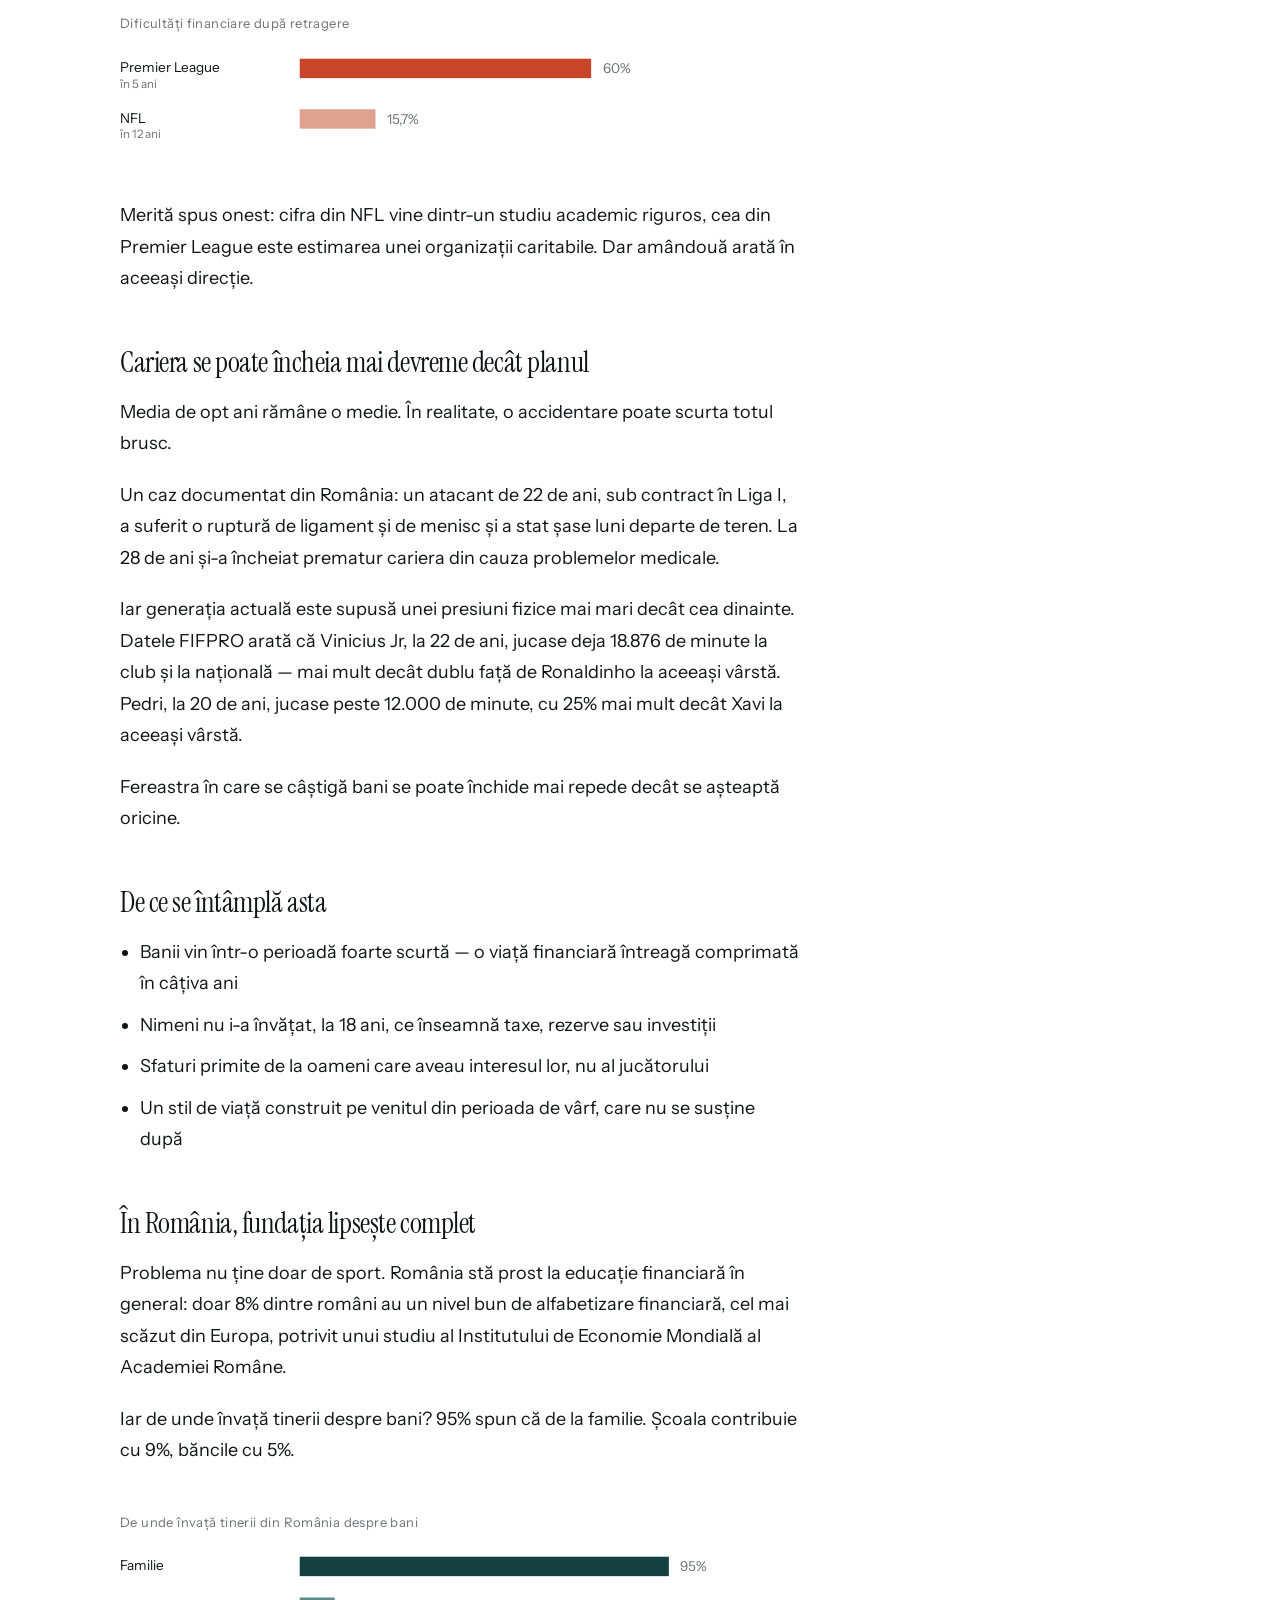
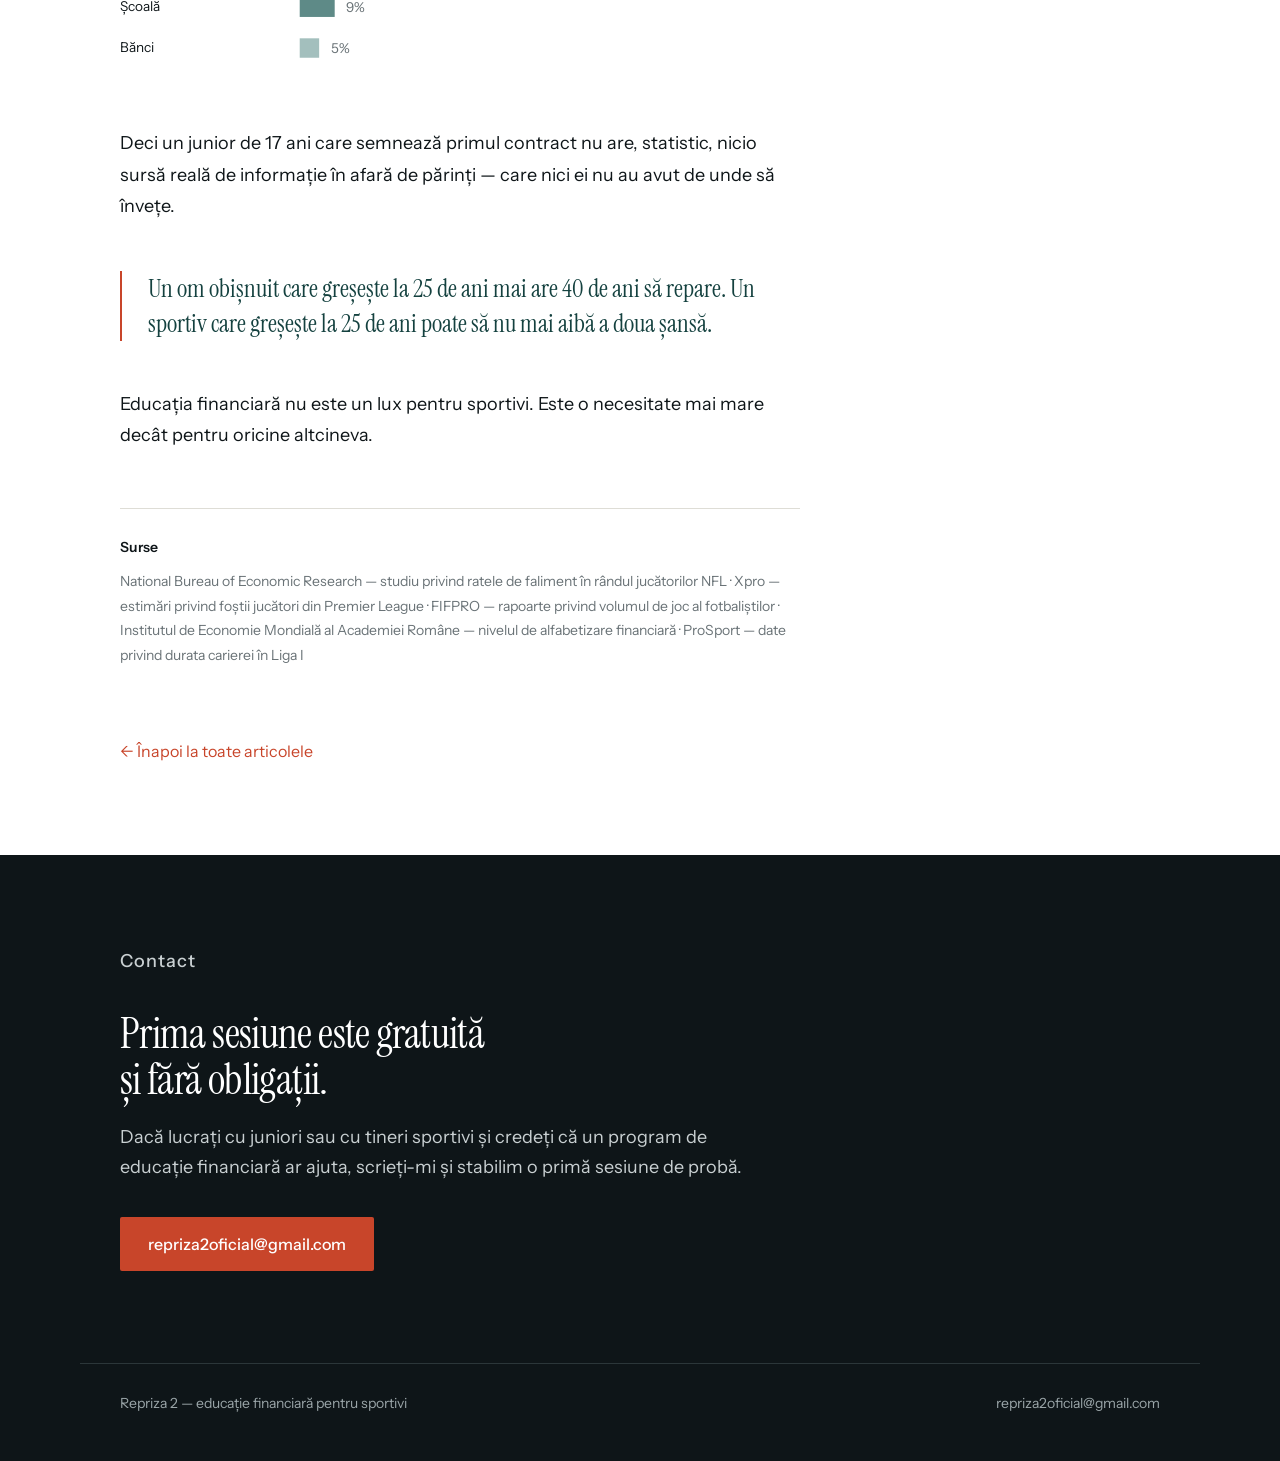
<file: articol-faliment-fotbalisti (1).html>
<!DOCTYPE html>
<html lang="ro">
<head>
<meta charset="utf-8">
<meta name="viewport" content="width=device-width, initial-scale=1">
<title>Trei din cinci fotbaliști ajung în faliment — Repriza 2</title>
<meta name="description" content="Ce arată cercetările despre banii sportivilor după retragere și de ce salariile mari nu protejează pe nimeni.">
<link rel="preconnect" href="https://fonts.googleapis.com">
<link rel="preconnect" href="https://fonts.gstatic.com" crossorigin>
<link href="https://fonts.googleapis.com/css2?family=Instrument+Sans:wght@400;500;600&family=Instrument+Serif&display=swap" rel="stylesheet">
<style>
:root{
  --ink:#0E1518;
  --ink-soft:#1A2428;
  --paper:#FFFFFF;
  --paper-2:#F5F5F1;
  --line:#DEDDD6;
  --line-dark:#2B3639;
  --muted:#6A7377;
  --muted-dark:#9AA5A8;
  --accent:#C8452A;
  --deep:#14413F;
}

*{box-sizing:border-box}
html{scroll-behavior:smooth}
@media (prefers-reduced-motion:reduce){html{scroll-behavior:auto}}

body{
  margin:0;
  background:var(--paper);
  color:var(--ink);
  font-family:"Instrument Sans",system-ui,sans-serif;
  font-size:17px;
  line-height:1.65;
  -webkit-font-smoothing:antialiased;
}

.wrap{max-width:1120px;margin:0 auto;padding:0 40px}
.col{max-width:680px}

/* ---------- nav ---------- */
.nav{position:relative;z-index:3}
.nav .wrap{display:flex;align-items:center;justify-content:space-between;padding:26px 40px}
.logo{font-size:17px;font-weight:600;letter-spacing:-.01em;text-decoration:none;color:#fff}
.logo em{font-style:normal;color:var(--accent)}
.nav a.lnk{font-size:15px;color:var(--muted-dark);text-decoration:none;margin-left:28px}
.nav a.lnk:hover{color:#fff}

/* ---------- hero ---------- */
.hero{background:var(--ink);color:#fff;padding-bottom:76px}
.eyebrow{
  font-size:13px;letter-spacing:.06em;color:var(--accent);
  margin:0 0 22px;font-weight:500;
}
.hero h1{
  font-family:"Instrument Serif",Georgia,serif;
  font-weight:400;
  font-size:clamp(40px,6.2vw,74px);
  line-height:1.02;
  letter-spacing:-.015em;
  margin:0 0 24px;
  max-width:16ch;
}
.hero .sub{font-size:19px;color:#C9D0D2;max-width:46ch;margin:0 0 36px}
.btn{
  display:inline-block;background:var(--accent);color:#fff;
  text-decoration:none;font-size:16px;font-weight:500;
  padding:14px 28px;border-radius:2px;
  transition:background .15s ease;
}
.btn:hover{background:#A93820}
.btn-ghost{
  display:inline-block;color:#fff;text-decoration:none;font-size:16px;
  padding:14px 4px;margin-left:22px;border-bottom:1px solid rgba(255,255,255,.35);
}
.btn-ghost:hover{border-color:#fff}

/* timeline graphic */
.tl{margin-top:66px;border-top:1px solid var(--line-dark);padding-top:30px}
.tl-head{display:flex;justify-content:space-between;font-size:13px;color:var(--muted-dark);margin-bottom:14px}
.tl-bar{display:flex;height:44px;width:100%;overflow:hidden}
.tl-seg{height:100%}
.tl-a{background:#232E32;flex:18}
.tl-b{background:var(--accent);flex:8}
.tl-c{background:#232E32;flex:54}
.tl-legend{display:flex;gap:28px;margin-top:16px;font-size:14px;color:#C9D0D2;flex-wrap:wrap}
.tl-legend i{display:inline-block;width:11px;height:11px;margin-right:8px;vertical-align:baseline;border:1px solid rgba(255,255,255,.28)}
.tl-note{font-size:14px;color:var(--muted-dark);margin-top:20px;max-width:56ch}

/* ---------- stat strip ---------- */
.stats{background:var(--paper-2);border-bottom:1px solid var(--line)}
.stats .wrap{display:grid;grid-template-columns:repeat(auto-fit,minmax(220px,1fr));gap:0}
.stat{padding:40px 32px 40px 0}
.stat:not(:last-child){border-right:1px solid var(--line)}
.stat b{
  display:block;font-family:"Instrument Serif",Georgia,serif;
  font-size:52px;line-height:1;font-weight:400;color:var(--deep);
  letter-spacing:-.02em;
}
.stat span{display:block;font-size:15px;color:var(--muted);margin-top:12px;line-height:1.45}

/* ---------- sections ---------- */
section{padding:88px 0}
.sec-label{font-size:13px;letter-spacing:.06em;color:var(--accent);font-weight:500;margin:0 0 16px}
h2{
  font-family:"Instrument Serif",Georgia,serif;font-weight:400;
  font-size:clamp(30px,3.6vw,42px);line-height:1.1;letter-spacing:-.015em;
  margin:0 0 24px;max-width:20ch;
}
p{margin:0 0 20px}
a{color:var(--accent)}

/* offer cards */
.offer{display:grid;grid-template-columns:repeat(auto-fit,minmax(260px,1fr));gap:0;margin-top:46px;border-top:1px solid var(--line)}
.card{padding:34px 30px 34px 0;border-right:1px solid var(--line)}
.card:last-child{border-right:none}
.card h3{font-size:19px;font-weight:600;margin:0 0 12px;letter-spacing:-.01em}
.card p{font-size:16px;color:var(--muted);margin:0}
.card .n{font-family:"Instrument Serif",serif;font-size:15px;color:var(--accent);display:block;margin-bottom:16px}

/* articles */
.alt{background:var(--paper-2)}
.post{display:block;text-decoration:none;color:inherit;border-top:1px solid var(--line);padding:30px 0;transition:padding-left .15s ease}
.post:hover{padding-left:10px}
.post:hover h3{color:var(--accent)}
.post .when{font-size:13px;color:var(--muted);margin-bottom:10px}
.post h3{font-family:"Instrument Serif",Georgia,serif;font-weight:400;font-size:27px;line-height:1.2;margin:0 0 10px;letter-spacing:-.01em}
.post p{color:var(--muted);font-size:16px;margin:0}

/* about */
.about-grid{display:grid;grid-template-columns:1fr 1fr;gap:70px;align-items:start}
.pull{
  font-family:"Instrument Serif",Georgia,serif;font-size:26px;line-height:1.35;
  color:var(--deep);border-left:2px solid var(--accent);padding-left:24px;margin:0;
}

/* cta */
.cta{background:var(--ink);color:#fff;padding:92px 0}
.cta h2{color:#fff;margin-bottom:20px}
.cta p{color:#C9D0D2;max-width:52ch;font-size:18px;margin-bottom:34px}

footer{background:var(--ink);color:var(--muted-dark);font-size:14px;padding:0 0 46px}
footer .wrap{border-top:1px solid var(--line-dark);padding-top:28px;display:flex;justify-content:space-between;flex-wrap:wrap;gap:14px}
footer a{color:var(--muted-dark);text-decoration:none}
footer a:hover{color:#fff}

/* ---------- article page ---------- */
.art-head{background:var(--ink);color:#fff;padding-bottom:64px}
.art-head h1{
  font-family:"Instrument Serif",Georgia,serif;font-weight:400;
  font-size:clamp(34px,4.8vw,56px);line-height:1.06;letter-spacing:-.015em;
  margin:0 0 22px;max-width:19ch;
}
.art-meta{font-size:15px;color:var(--muted-dark)}
article{padding:70px 0 0}
article .col{font-size:18px;line-height:1.75}
.lead{font-size:23px;line-height:1.5;color:var(--deep);font-family:"Instrument Serif",Georgia,serif;margin-bottom:30px}
article h2{font-size:29px;margin:52px 0 18px;max-width:none}
figure{margin:44px 0}
figcaption{font-size:13px;color:var(--muted);margin-bottom:14px;letter-spacing:.03em}
blockquote{
  margin:48px 0;padding-left:26px;border-left:2px solid var(--accent);
  font-family:"Instrument Serif",Georgia,serif;font-size:25px;line-height:1.4;color:var(--deep);
}
article ul{padding-left:20px;margin:0 0 22px}
article li{margin-bottom:10px}
.src{font-size:14px;color:var(--muted);border-top:1px solid var(--line);padding-top:26px;margin:56px 0 0}
.src h4{font-size:14px;font-weight:600;margin:0 0 10px;color:var(--ink);letter-spacing:.02em}
.back{display:inline-block;margin:50px 0 90px;font-size:16px;text-decoration:none;color:var(--accent)}
.back:hover{text-decoration:underline}

@media (max-width:900px){
  .about-grid{grid-template-columns:1fr;gap:36px}
}
@media (max-width:640px){
  body{font-size:16px}
  .wrap{padding:0 22px}
  .nav .wrap{padding:20px 22px}
  .nav a.lnk{margin-left:16px;font-size:14px}
  section{padding:60px 0}
  .stat{border-right:none;border-bottom:1px solid var(--line);padding:28px 0}
  .stat:last-child{border-bottom:none}
  .card{border-right:none;border-bottom:1px solid var(--line);padding:28px 0}
  .card:last-child{border-bottom:none}
  .btn-ghost{margin-left:0;display:block;margin-top:14px}
  .tl-legend{gap:14px;font-size:13px}
}

a:focus-visible,.post:focus-visible,.btn:focus-visible{outline:2px solid var(--accent);outline-offset:3px}

</style>
</head>
<body>

<div class="art-head">
  <div class="nav">
    <div class="wrap">
      <a class="logo" href="index.html">Repriza <em>2</em></a>
      <div>
        <a class="lnk" href="index.html#program">Program</a>
        <a class="lnk" href="index.html#articole">Articole</a>
        <a class="lnk" href="index.html#despre">Despre</a>
        <a class="lnk" href="index.html#contact">Contact</a>
      </div>
    </div>
  </div>

  <div class="wrap" style="padding-top:60px">
    <p class="eyebrow">Articol</p>
    <h1>Trei din cinci fotbaliști ajung în faliment. Nu contează cât au câștigat.</h1>
    <p class="art-meta">Ambrozi Andreea Alexandra · Septembrie 2026</p>
  </div>
</div>

<article>
  <div class="wrap">
    <div class="col">

      <p class="lead">Un angajat obișnuit are în față 40 de ani de muncă. Un fotbalist are, în medie, opt.</p>

      <p>Asta e cifra din România: cariera medie a unui fotbalist este de aproximativ opt ani. Un jucător de la o echipă de mijlocul clasamentului din Liga I, cu un salariu de circa 50.000 de euro pe an, ajunge la venituri totale de 400.000 de euro în toată cariera. Sună mult — până când împarți suma la restul vieții.</p>

      <figure>
        <figcaption>Durata carierei, în ani</figcaption>
        <svg viewBox="0 0 700 100" width="100%" role="img" xmlns="http://www.w3.org/2000/svg" aria-label="Angajat obișnuit 40 de ani, fotbalist 8 ani">
          <text x="0" y="24" font-family="Instrument Sans,sans-serif" font-size="14" fill="#0E1518">Angajat obișnuit</text>
          <rect x="185" y="10" width="400" height="20" fill="#B9BEC0"/>
          <text x="597" y="25" font-family="Instrument Sans,sans-serif" font-size="14" fill="#6A7377">40 ani</text>
          <text x="0" y="70" font-family="Instrument Sans,sans-serif" font-size="14" fill="#0E1518">Fotbalist</text>
          <rect x="185" y="56" width="80" height="20" fill="#C8452A"/>
          <text x="277" y="71" font-family="Instrument Sans,sans-serif" font-size="14" fill="#6A7377">8 ani</text>
        </svg>
      </figure>

      <p>Și mai există o cifră care spune și mai mult: doar 7% dintre jucători pot trăi doar din fotbal. Restul vor avea nevoie de altceva după — o meserie, o afacere, sau banii puși deoparte la timp.</p>

      <h2>Banii mulți nu protejează pe nimeni</h2>

      <p>Cea mai importantă concluzie a cercetărilor internaționale este și cea mai contraintuitivă.</p>

      <p>Un studiu al National Bureau of Economic Research a analizat aproximativ 900 de jucători din NFL, cu cariere între 2000 și 2013. 15,7% dintre ei au declarat faliment în primii 12 ani de la retragere. Iar concluzia cercetătorilor a fost limpede: ratele de faliment nu au fost influențate de câștigurile totale sau de durata carierei. A fi jucat mult timp și a fi fost bine plătit nu oferă protecție semnificativă.</p>

      <p>În fotbalul european, cifrele vehiculate sunt și mai dure. Potrivit Xpro, organizație caritabilă britanică care sprijină foști fotbaliști, trei din cinci jucători din Premier League ajung în faliment în primii cinci ani de la retragere, cauzele principale fiind sfaturile financiare proaste și banii nepuși deoparte pentru taxe.</p>

      <figure>
        <figcaption>Dificultăți financiare după retragere</figcaption>
        <svg viewBox="0 0 700 100" width="100%" role="img" xmlns="http://www.w3.org/2000/svg" aria-label="Premier League 60 la sută în cinci ani, NFL 15,7 la sută în doisprezece ani">
          <text x="0" y="24" font-family="Instrument Sans,sans-serif" font-size="14" fill="#0E1518">Premier League</text>
          <text x="0" y="40" font-family="Instrument Sans,sans-serif" font-size="12" fill="#6A7377">în 5 ani</text>
          <rect x="185" y="10" width="300" height="20" fill="#C8452A"/>
          <text x="497" y="25" font-family="Instrument Sans,sans-serif" font-size="14" fill="#6A7377">60%</text>
          <text x="0" y="76" font-family="Instrument Sans,sans-serif" font-size="14" fill="#0E1518">NFL</text>
          <text x="0" y="92" font-family="Instrument Sans,sans-serif" font-size="12" fill="#6A7377">în 12 ani</text>
          <rect x="185" y="62" width="78" height="20" fill="#E0A290"/>
          <text x="275" y="77" font-family="Instrument Sans,sans-serif" font-size="14" fill="#6A7377">15,7%</text>
        </svg>
      </figure>

      <p>Merită spus onest: cifra din NFL vine dintr-un studiu academic riguros, cea din Premier League este estimarea unei organizații caritabile. Dar amândouă arată în aceeași direcție.</p>

      <h2>Cariera se poate încheia mai devreme decât planul</h2>

      <p>Media de opt ani rămâne o medie. În realitate, o accidentare poate scurta totul brusc.</p>

      <p>Un caz documentat din România: un atacant de 22 de ani, sub contract în Liga I, a suferit o ruptură de ligament și de menisc și a stat șase luni departe de teren. La 28 de ani și-a încheiat prematur cariera din cauza problemelor medicale.</p>

      <p>Iar generația actuală este supusă unei presiuni fizice mai mari decât cea dinainte. Datele FIFPRO arată că Vinicius Jr, la 22 de ani, jucase deja 18.876 de minute la club și la națională — mai mult decât dublu față de Ronaldinho la aceeași vârstă. Pedri, la 20 de ani, jucase peste 12.000 de minute, cu 25% mai mult decât Xavi la aceeași vârstă.</p>

      <p>Fereastra în care se câștigă bani se poate închide mai repede decât se așteaptă oricine.</p>

      <h2>De ce se întâmplă asta</h2>

      <ul>
        <li>Banii vin într-o perioadă foarte scurtă — o viață financiară întreagă comprimată în câțiva ani</li>
        <li>Nimeni nu i-a învățat, la 18 ani, ce înseamnă taxe, rezerve sau investiții</li>
        <li>Sfaturi primite de la oameni care aveau interesul lor, nu al jucătorului</li>
        <li>Un stil de viață construit pe venitul din perioada de vârf, care nu se susține după</li>
      </ul>

      <h2>În România, fundația lipsește complet</h2>

      <p>Problema nu ține doar de sport. România stă prost la educație financiară în general: doar 8% dintre români au un nivel bun de alfabetizare financiară, cel mai scăzut din Europa, potrivit unui studiu al Institutului de Economie Mondială al Academiei Române.</p>

      <p>Iar de unde învață tinerii despre bani? 95% spun că de la familie. Școala contribuie cu 9%, băncile cu 5%.</p>

      <figure>
        <figcaption>De unde învață tinerii din România despre bani</figcaption>
        <svg viewBox="0 0 700 130" width="100%" role="img" xmlns="http://www.w3.org/2000/svg" aria-label="Familie 95 la sută, școală 9 la sută, bănci 5 la sută">
          <text x="0" y="24" font-family="Instrument Sans,sans-serif" font-size="14" fill="#0E1518">Familie</text>
          <rect x="185" y="10" width="380" height="20" fill="#14413F"/>
          <text x="577" y="25" font-family="Instrument Sans,sans-serif" font-size="14" fill="#6A7377">95%</text>
          <text x="0" y="66" font-family="Instrument Sans,sans-serif" font-size="14" fill="#0E1518">Școală</text>
          <rect x="185" y="52" width="36" height="20" fill="#5E8A87"/>
          <text x="233" y="67" font-family="Instrument Sans,sans-serif" font-size="14" fill="#6A7377">9%</text>
          <text x="0" y="108" font-family="Instrument Sans,sans-serif" font-size="14" fill="#0E1518">Bănci</text>
          <rect x="185" y="94" width="20" height="20" fill="#A3BFBD"/>
          <text x="217" y="109" font-family="Instrument Sans,sans-serif" font-size="14" fill="#6A7377">5%</text>
        </svg>
      </figure>

      <p>Deci un junior de 17 ani care semnează primul contract nu are, statistic, nicio sursă reală de informație în afară de părinți — care nici ei nu au avut de unde să învețe.</p>

      <blockquote>Un om obișnuit care greșește la 25 de ani mai are 40 de ani să repare. Un sportiv care greșește la 25 de ani poate să nu mai aibă a doua șansă.</blockquote>

      <p>Educația financiară nu este un lux pentru sportivi. Este o necesitate mai mare decât pentru oricine altcineva.</p>

      <div class="src">
        <h4>Surse</h4>
        <p>National Bureau of Economic Research — studiu privind ratele de faliment în rândul jucătorilor NFL · Xpro — estimări privind foștii jucători din Premier League · FIFPRO — rapoarte privind volumul de joc al fotbaliștilor · Institutul de Economie Mondială al Academiei Române — nivelul de alfabetizare financiară · ProSport — date privind durata carierei în Liga I</p>
      </div>

      <a class="back" href="index.html">← Înapoi la toate articolele</a>

    </div>
  </div>
</article>

<div class="cta">
  <div class="wrap">
    <p class="sec-label">Contact</p>
    <h2>Prima sesiune este gratuită și fără obligații.</h2>
    <p>Dacă lucrați cu juniori sau cu tineri sportivi și credeți că un program de educație financiară ar ajuta, scrieți-mi și stabilim o primă sesiune de probă.</p>
    <a class="btn" href="mailto:repriza2oficial@gmail.com">repriza2oficial@gmail.com</a>
  </div>
</div>

<footer>
  <div class="wrap">
    <span><a href="index.html">Repriza 2</a> — educație financiară pentru sportivi</span>
    <span><a href="mailto:repriza2oficial@gmail.com">repriza2oficial@gmail.com</a></span>
  </div>
</footer>

</body>
</html>
</file>
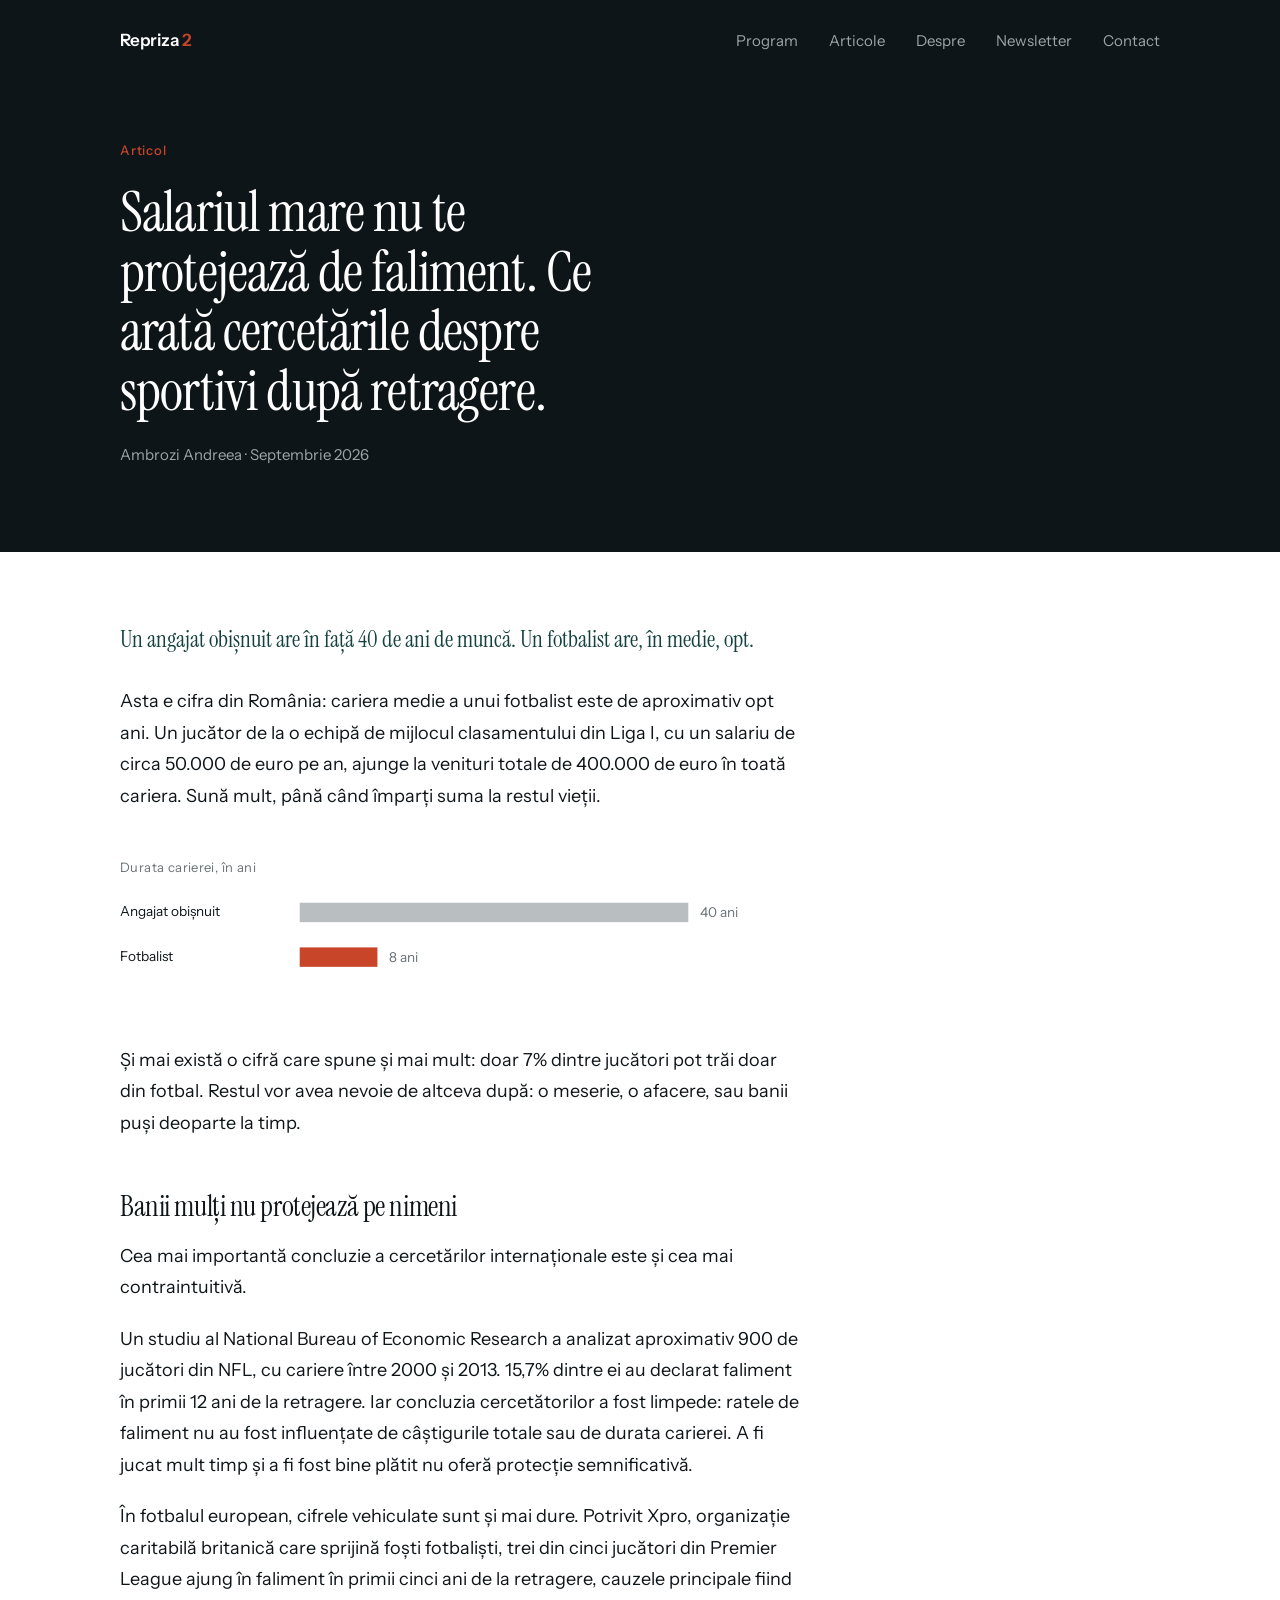
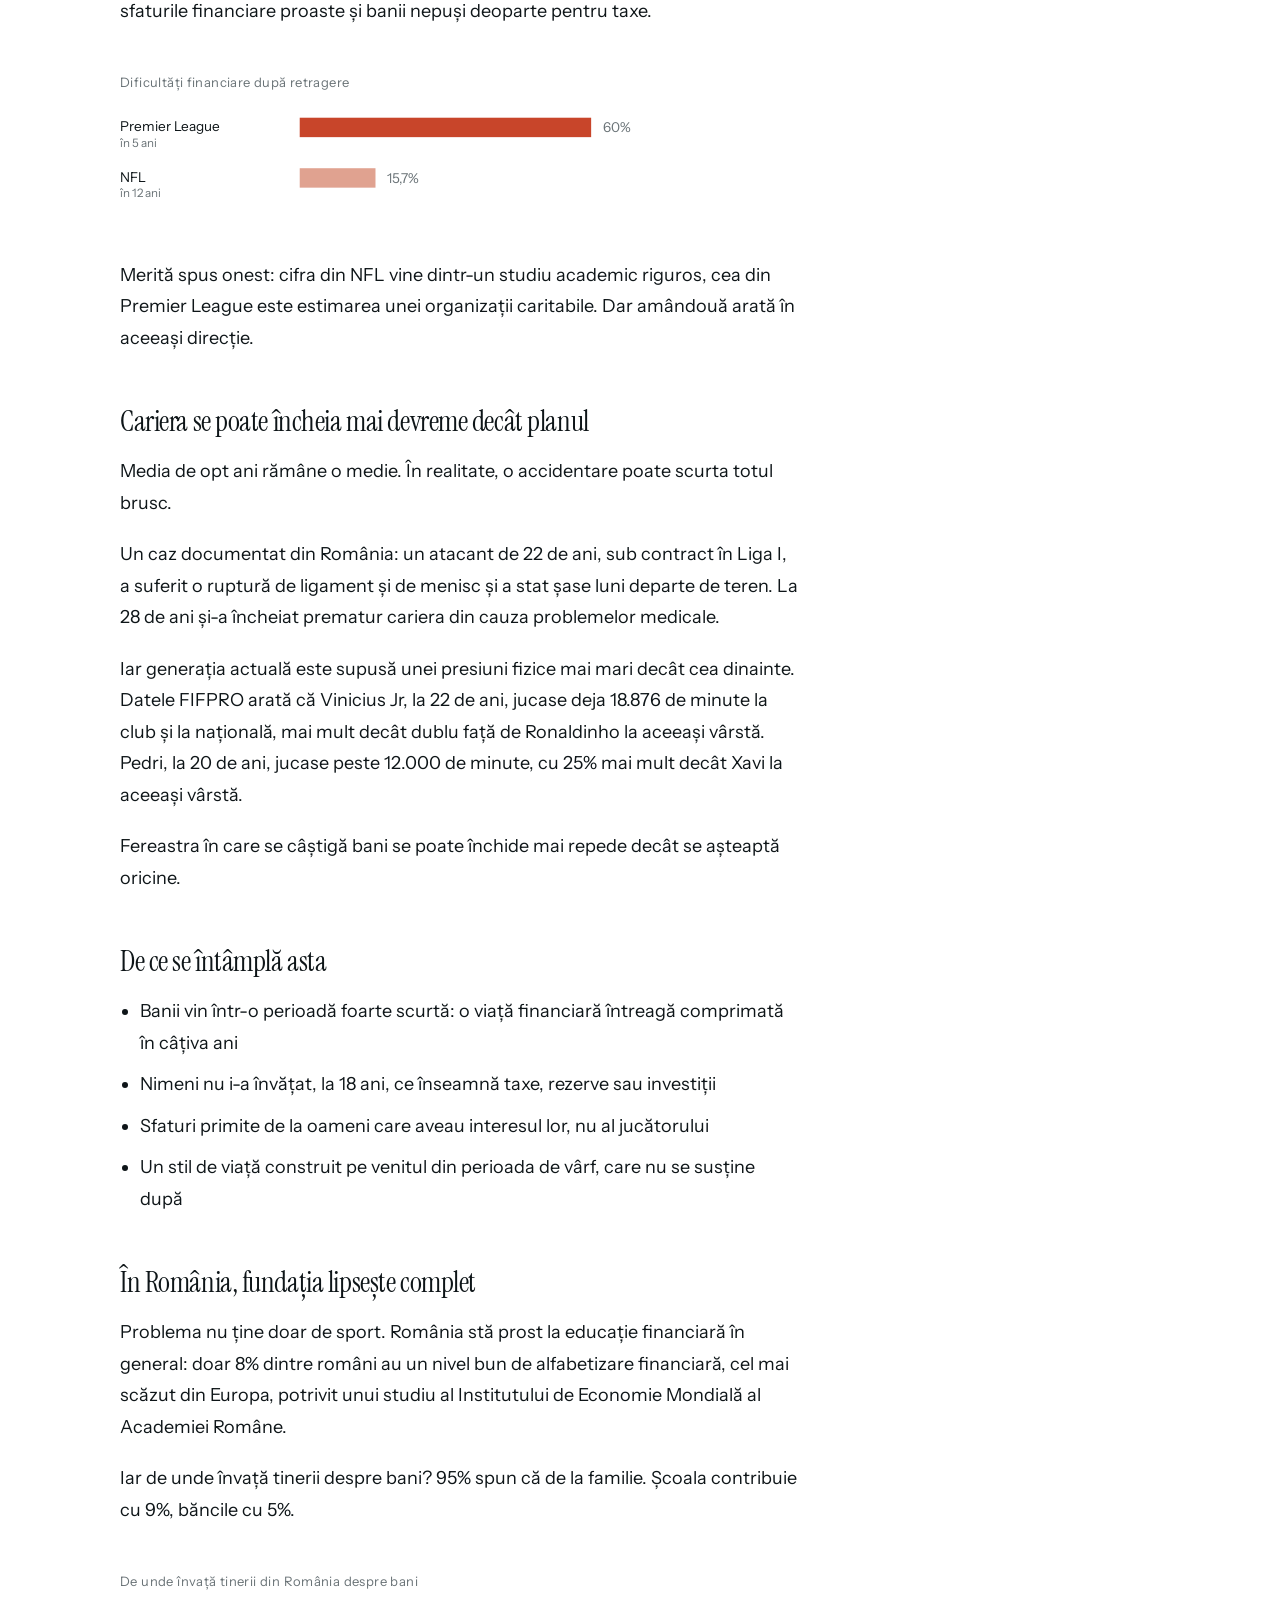
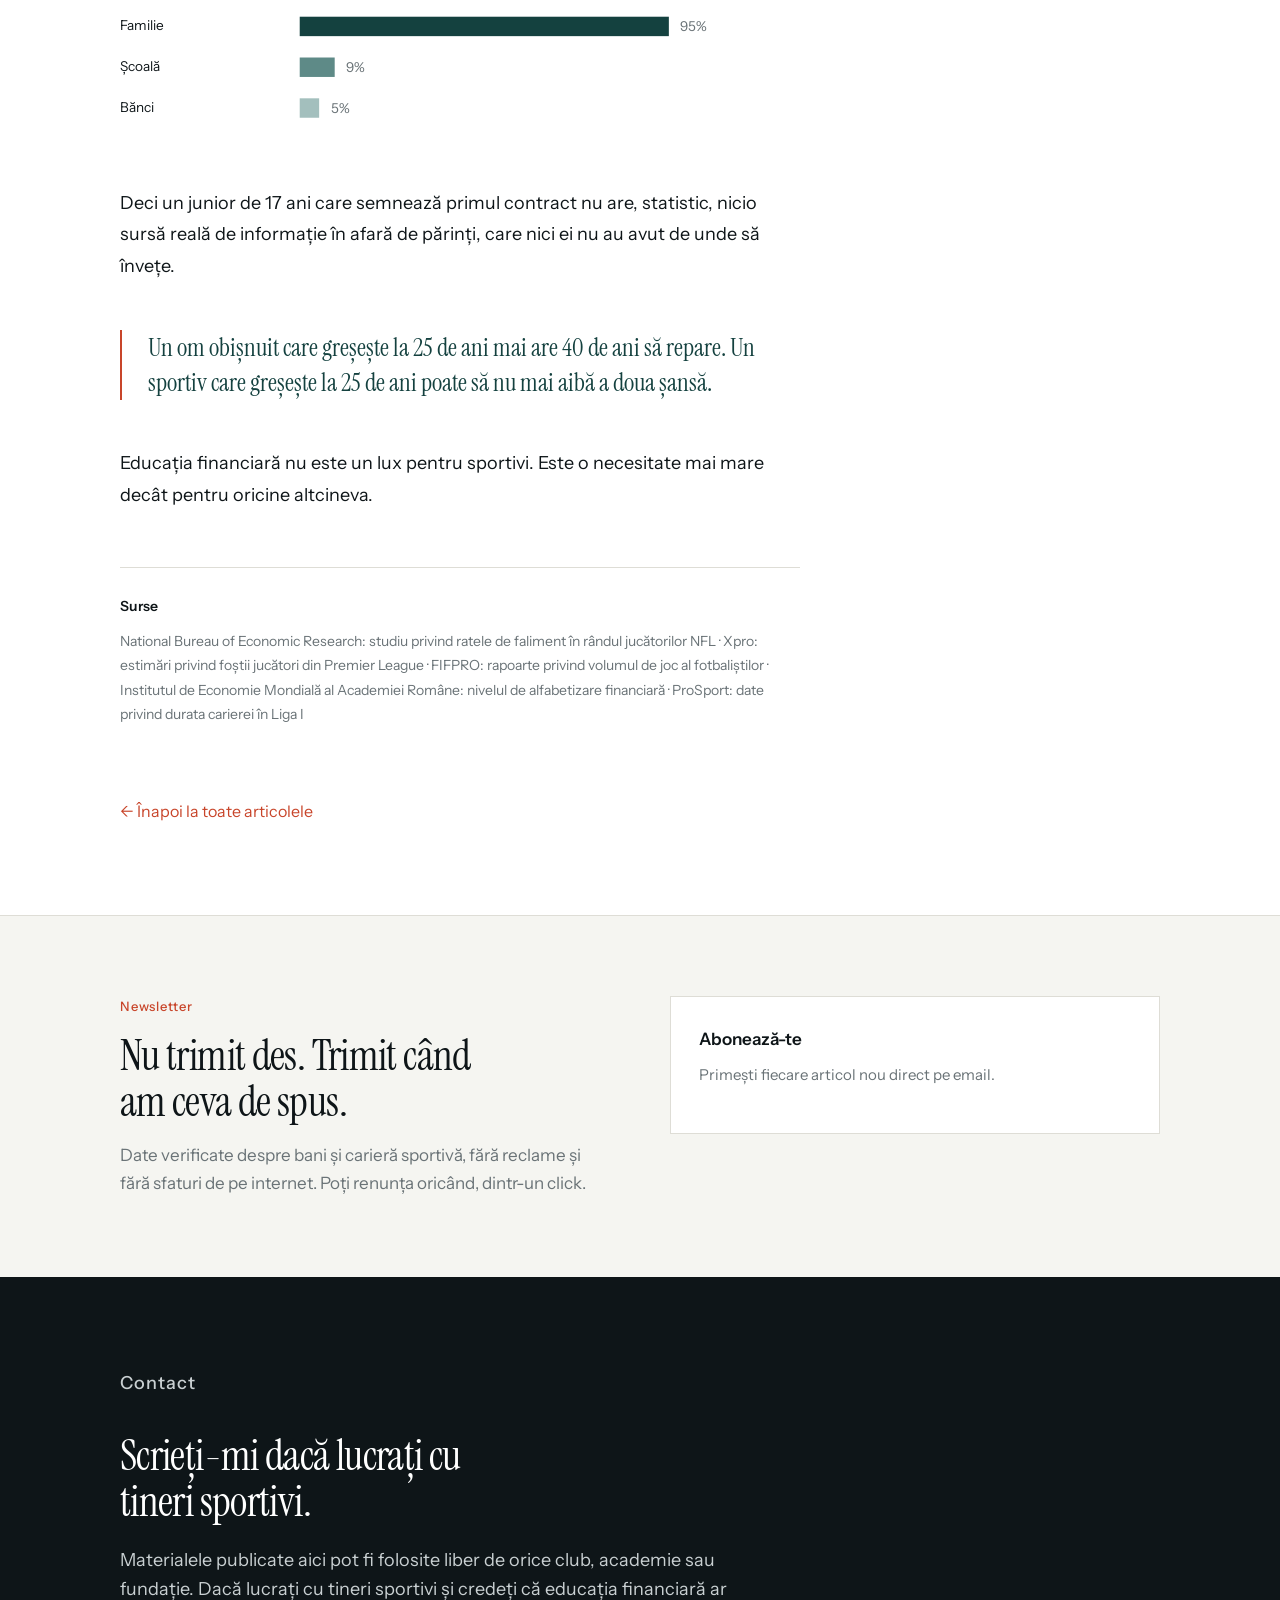
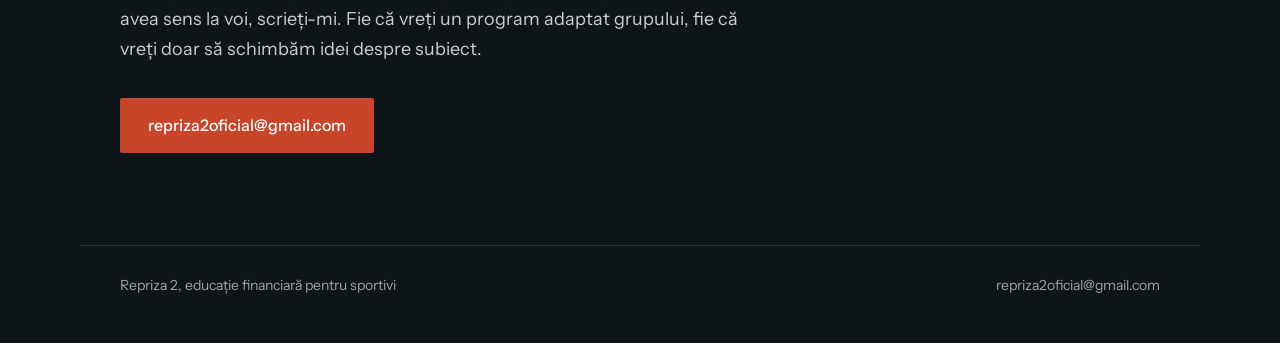
<file: articol-faliment-fotbalisti.html>
<!DOCTYPE html>
<html lang="ro">
<head>
<meta charset="utf-8">
<meta name="viewport" content="width=device-width, initial-scale=1">
<title>Salariul mare nu te protejează de faliment. Ce arată cercetările despre sportivi după retragere. | Repriza 2</title>
<meta name="description" content="Un studiu pe aproximativ 900 de jucători din NFL arată că 15,7% au declarat faliment în 12 ani de la retragere, indiferent cât au câștigat. Ce arată cercetările despre banii sportivilor și de ce salariile mari nu protejează pe nimeni.">
<meta name="keywords" content="fotbaliști faliment, educație financiară sportivi, bani fotbal, carieră sportivă, alfabetizare financiară România, finanțe personale sportivi, retragere din sport">
<meta name="robots" content="index, follow">
<link rel="canonical" href="https://repriza2.ro/articol-faliment-fotbalisti.html">
<meta property="og:title" content="Salariul mare nu te protejează de faliment. Ce arată cercetările despre sportivi după retragere.">
<meta property="og:description" content="Ce arată cercetările despre banii sportivilor după retragere și de ce salariile mari nu protejează pe nimeni.">
<meta property="og:type" content="article">
<meta property="og:url" content="https://repriza2.ro/articol-faliment-fotbalisti.html">
<meta property="og:locale" content="ro_RO">
<meta property="og:image" content="https://repriza2.ro/og-repriza2.png">
<meta property="og:image:width" content="1200">
<meta property="og:image:height" content="628">
<meta name="twitter:card" content="summary_large_image">
<meta name="twitter:image" content="https://repriza2.ro/og-repriza2.png">
<link rel="preconnect" href="https://fonts.googleapis.com">
<link rel="preconnect" href="https://fonts.gstatic.com" crossorigin>
<link href="https://fonts.googleapis.com/css2?family=Instrument+Sans:wght@400;500;600&family=Instrument+Serif&display=swap" rel="stylesheet">
<style>
:root{
  --ink:#0E1518;
  --ink-soft:#1A2428;
  --paper:#FFFFFF;
  --paper-2:#F5F5F1;
  --line:#DEDDD6;
  --line-dark:#2B3639;
  --muted:#6A7377;
  --muted-dark:#9AA5A8;
  --accent:#C8452A;
  --deep:#14413F;
}

*{box-sizing:border-box}
html{scroll-behavior:smooth}
@media (prefers-reduced-motion:reduce){html{scroll-behavior:auto}}

body{
  margin:0;
  background:var(--paper);
  color:var(--ink);
  font-family:"Instrument Sans",system-ui,sans-serif;
  font-size:17px;
  line-height:1.65;
  -webkit-font-smoothing:antialiased;
}

.wrap{max-width:1120px;margin:0 auto;padding:0 40px}
.col{max-width:680px}

/* ---------- nav ---------- */
.nav{position:relative;z-index:3}
.nav .wrap{display:flex;align-items:center;justify-content:space-between;padding:26px 40px}
.logo{font-size:17px;font-weight:600;letter-spacing:-.01em;text-decoration:none;color:#fff}
.logo em{font-style:normal;color:var(--accent)}
.nav a.lnk{font-size:15px;color:var(--muted-dark);text-decoration:none;margin-left:28px}
.nav a.lnk:hover{color:#fff}

/* ---------- hero ---------- */
.hero{background:var(--ink);color:#fff;padding-bottom:76px}
.eyebrow{
  font-size:13px;letter-spacing:.06em;color:var(--accent);
  margin:0 0 22px;font-weight:500;
}
.hero h1{
  font-family:"Instrument Serif",Georgia,serif;
  font-weight:400;
  font-size:clamp(40px,6.2vw,74px);
  line-height:1.02;
  letter-spacing:-.015em;
  margin:0 0 24px;
  max-width:16ch;
}
.hero .sub{font-size:19px;color:#C9D0D2;max-width:46ch;margin:0 0 36px}
.btn{
  display:inline-block;background:var(--accent);color:#fff;
  text-decoration:none;font-size:16px;font-weight:500;
  padding:14px 28px;border-radius:2px;
  transition:background .15s ease;
}
.btn:hover{background:#A93820}
.btn-ghost{
  display:inline-block;color:#fff;text-decoration:none;font-size:16px;
  padding:14px 4px;margin-left:22px;border-bottom:1px solid rgba(255,255,255,.35);
}
.btn-ghost:hover{border-color:#fff}

/* timeline graphic */
.tl{margin-top:66px;border-top:1px solid var(--line-dark);padding-top:30px}
.tl-head{display:flex;justify-content:space-between;font-size:13px;color:var(--muted-dark);margin-bottom:14px}
.tl-bar{display:flex;height:44px;width:100%;overflow:hidden}
.tl-seg{height:100%}
.tl-a{background:#232E32;flex:18}
.tl-b{background:var(--accent);flex:8}
.tl-c{background:#232E32;flex:54}
.tl-legend{display:flex;gap:28px;margin-top:16px;font-size:14px;color:#C9D0D2;flex-wrap:wrap}
.tl-legend i{display:inline-block;width:11px;height:11px;margin-right:8px;vertical-align:baseline;border:1px solid rgba(255,255,255,.28)}
.tl-note{font-size:14px;color:var(--muted-dark);margin-top:20px;max-width:56ch}

/* ---------- stat strip ---------- */
.stats{background:var(--paper-2);border-bottom:1px solid var(--line)}
.stats .wrap{display:grid;grid-template-columns:repeat(auto-fit,minmax(220px,1fr));gap:0}
.stat{padding:40px 32px 40px 0}
.stat:not(:last-child){border-right:1px solid var(--line)}
.stat b{
  display:block;font-family:"Instrument Serif",Georgia,serif;
  font-size:52px;line-height:1;font-weight:400;color:var(--deep);
  letter-spacing:-.02em;
}
.stat span{display:block;font-size:15px;color:var(--muted);margin-top:12px;line-height:1.45}

/* ---------- sections ---------- */
section{padding:88px 0}
.sec-label{font-size:13px;letter-spacing:.06em;color:var(--accent);font-weight:500;margin:0 0 16px}
h2{
  font-family:"Instrument Serif",Georgia,serif;font-weight:400;
  font-size:clamp(30px,3.6vw,42px);line-height:1.1;letter-spacing:-.015em;
  margin:0 0 24px;max-width:20ch;
}
p{margin:0 0 20px}
a{color:var(--accent)}

/* offer cards */
.offer{display:grid;grid-template-columns:repeat(auto-fit,minmax(260px,1fr));gap:0;margin-top:46px;border-top:1px solid var(--line)}
.card{padding:34px 30px 34px 0;border-right:1px solid var(--line)}
.card:last-child{border-right:none}
.card h3{font-size:19px;font-weight:600;margin:0 0 12px;letter-spacing:-.01em}
.card p{font-size:16px;color:var(--muted);margin:0}
.card .n{font-family:"Instrument Serif",serif;font-size:15px;color:var(--accent);display:block;margin-bottom:16px}

/* articles */
.alt{background:var(--paper-2)}
.post{display:block;text-decoration:none;color:inherit;border-top:1px solid var(--line);padding:30px 0;transition:padding-left .15s ease}
.post:hover{padding-left:10px}
.post:hover h3{color:var(--accent)}
.post .when{font-size:13px;color:var(--muted);margin-bottom:10px}
.post h3{font-family:"Instrument Serif",Georgia,serif;font-weight:400;font-size:27px;line-height:1.2;margin:0 0 10px;letter-spacing:-.01em}
.post p{color:var(--muted);font-size:16px;margin:0}

/* about */
.about-grid{display:grid;grid-template-columns:1fr 1fr;gap:70px;align-items:start}
.pull{
  font-family:"Instrument Serif",Georgia,serif;font-size:26px;line-height:1.35;
  color:var(--deep);border-left:2px solid var(--accent);padding-left:24px;margin:0;
}

/* cta */
.cta{background:var(--ink);color:#fff;padding:92px 0}
.cta h2{color:#fff;margin-bottom:20px}
.cta p{color:#C9D0D2;max-width:52ch;font-size:18px;margin-bottom:34px}

footer{background:var(--ink);color:var(--muted-dark);font-size:14px;padding:0 0 46px}
footer .wrap{border-top:1px solid var(--line-dark);padding-top:28px;display:flex;justify-content:space-between;flex-wrap:wrap;gap:14px}
footer a{color:var(--muted-dark);text-decoration:none}
footer a:hover{color:#fff}

/* ---------- article page ---------- */
.art-head{background:var(--ink);color:#fff;padding-bottom:64px}
.art-head h1{
  font-family:"Instrument Serif",Georgia,serif;font-weight:400;
  font-size:clamp(34px,4.8vw,56px);line-height:1.06;letter-spacing:-.015em;
  margin:0 0 22px;max-width:19ch;
}
.art-meta{font-size:15px;color:var(--muted-dark)}
article{padding:70px 0 0}
article .col{font-size:18px;line-height:1.75}
.lead{font-size:23px;line-height:1.5;color:var(--deep);font-family:"Instrument Serif",Georgia,serif;margin-bottom:30px}
article h2{font-size:29px;margin:52px 0 18px;max-width:none}
figure{margin:44px 0}
figcaption{font-size:13px;color:var(--muted);margin-bottom:14px;letter-spacing:.03em}
blockquote{
  margin:48px 0;padding-left:26px;border-left:2px solid var(--accent);
  font-family:"Instrument Serif",Georgia,serif;font-size:25px;line-height:1.4;color:var(--deep);
}
article ul{padding-left:20px;margin:0 0 22px}
article li{margin-bottom:10px}
.src{font-size:14px;color:var(--muted);border-top:1px solid var(--line);padding-top:26px;margin:56px 0 0}
.src h4{font-size:14px;font-weight:600;margin:0 0 10px;color:var(--ink);letter-spacing:.02em}
.back{display:inline-block;margin:50px 0 90px;font-size:16px;text-decoration:none;color:var(--accent)}
.back:hover{text-decoration:underline}

@media (max-width:900px){
  .about-grid{grid-template-columns:1fr;gap:36px}
}
@media (max-width:640px){
  body{font-size:16px}
  .wrap{padding:0 22px}
  .nav .wrap{padding:20px 22px}
  .nav a.lnk{margin-left:16px;font-size:14px}
  section{padding:60px 0}
  .stat{border-right:none;border-bottom:1px solid var(--line);padding:28px 0}
  .stat:last-child{border-bottom:none}
  .card{border-right:none;border-bottom:1px solid var(--line);padding:28px 0}
  .card:last-child{border-bottom:none}
  .btn-ghost{margin-left:0;display:block;margin-top:14px}
  .tl-legend{gap:14px;font-size:13px}
}

a:focus-visible,.post:focus-visible,.btn:focus-visible{outline:2px solid var(--accent);outline-offset:3px}

.news{background:var(--paper-2);border-top:1px solid var(--line);padding:80px 0}
.news-grid{display:grid;grid-template-columns:1fr 1fr;gap:60px;align-items:start}
.news h2{margin-bottom:16px}
.news p.intro{color:var(--muted);margin-bottom:0}
.news .formbox{background:var(--paper);border:1px solid var(--line);padding:28px}
.news .formbox h3{font-size:17px;font-weight:600;margin:0 0 10px}
.news .formbox p{font-size:15px;color:var(--muted);margin:0 0 18px}
@media (max-width:900px){.news-grid{grid-template-columns:1fr;gap:32px}}


/* ---------- meniu telefon ---------- */
.logo{white-space:nowrap}
.hero-in{padding-top:60px}
.burger{display:none}
.menu-panel{display:none}
@media (max-width:640px){
  .nav .wrap{padding:16px 22px}
  .nav .links{display:none}
  .burger{display:flex;flex-direction:column;justify-content:center;gap:6px;width:44px;height:44px;margin-right:-10px;padding:10px;background:none;border:0;cursor:pointer}
  .burger span{display:block;height:2px;width:24px;background:#fff;border-radius:1px}
  .menu-panel:not([hidden]){display:block;position:absolute;left:0;right:0;top:76px;min-height:calc(100vh - 76px);background:var(--ink);border-top:1px solid var(--line-dark);padding:8px 22px 28px;z-index:5}
  .menu-panel a{display:block;font-size:13px;font-weight:500;letter-spacing:.06em;color:#fff;text-decoration:none;padding:16px 0;border-bottom:1px solid var(--line-dark)}
  .menu-panel a.menu-cta{font-size:16px;letter-spacing:0;background:var(--accent);text-align:center;margin-top:28px;padding:16px;border:0;border-radius:2px}
  .hero-in{padding-top:36px}
}
.burger:focus-visible,.menu-panel a:focus-visible{outline:2px solid var(--accent);outline-offset:3px}

/* ---------- formular MailerLite, adus la stilul site-ului ---------- */
.formbox .ml-form-embedContainer{display:block !important;width:100% !important}
.formbox .ml-form-embedContainer .ml-form-embedWrapper,.formbox .ml-form-embedContainer .ml-form-embedWrapper.embedForm{display:block !important;max-width:none !important;width:100% !important;background:transparent !important;border-radius:0 !important}
.formbox .ml-form-embedContainer .ml-form-align-center,.formbox .ml-form-embedContainer .ml-form-align-left{text-align:left !important}
.formbox .ml-form-embedContainer .ml-form-embedWrapper .ml-form-embedBody,
.formbox .ml-form-embedContainer .ml-form-embedWrapper .ml-form-successBody{padding:0 !important}
.formbox .ml-form-embedContainer .ml-form-embedBody .ml-form-embedContent{display:none !important}
.formbox .ml-form-embedContainer .ml-form-fieldRow{margin:0 0 10px !important}
.formbox .ml-form-embedContainer input.form-control{width:100% !important;box-sizing:border-box !important;font-family:"Instrument Sans",system-ui,sans-serif !important;font-size:16px !important;color:var(--ink) !important;border:1px solid var(--line) !important;border-radius:2px !important;padding:13px 14px !important;height:auto !important;background:var(--paper) !important}
.formbox .ml-form-embedContainer input.form-control:focus{outline:2px solid var(--accent) !important;outline-offset:1px;border-color:var(--accent) !important}
.formbox .ml-form-embedContainer .ml-form-embedSubmit{margin:0 !important}
.formbox .ml-form-embedContainer .ml-form-embedWrapper .ml-form-embedBody .ml-form-embedSubmit button.primary,.formbox .ml-form-embedContainer .ml-form-embedSubmit button.primary{font-family:"Instrument Sans",system-ui,sans-serif !important;font-size:16px !important;font-weight:500 !important;background:var(--accent) !important;color:#fff !important;border:0 !important;border-radius:2px !important;padding:14px !important;height:auto !important;width:100% !important}
.formbox .ml-form-embedContainer .ml-form-embedSubmit button.primary:hover{background:#A93820 !important}
.formbox .ml-form-embedContainer .ml-form-successContent h4{font-family:"Instrument Serif",Georgia,serif !important;font-weight:400 !important;font-size:26px !important;color:var(--deep) !important;margin:0 0 6px !important}
.formbox .ml-form-embedContainer .ml-form-successContent p{font-family:"Instrument Sans",system-ui,sans-serif !important;font-size:15px !important;color:var(--muted) !important;margin:0 !important}
.formbox .ml-form-embedContainer .ml-form-successBody{border-left:2px solid var(--accent);padding-left:16px !important}

/* butonul MailerLite: regula lor folosește id-ul formularului, deci îl folosim și noi */
#mlb2-45575444.ml-form-embedContainer .ml-form-embedWrapper .ml-form-embedBody .ml-form-embedSubmit button.primary{font-family:"Instrument Sans",system-ui,sans-serif !important;font-size:16px !important;font-weight:500 !important;background:#C8452A !important;border-radius:2px !important}
#mlb2-45575444.ml-form-embedContainer .ml-form-embedWrapper .ml-form-embedBody .ml-form-embedSubmit button.primary:hover{background:#A93820 !important}
#mlb2-45575444.ml-form-embedContainer .ml-form-embedWrapper .ml-form-embedBody .form-control{font-family:"Instrument Sans",system-ui,sans-serif !important;font-size:16px !important}
</style>
<script type="application/ld+json">
{
  "@context":"https://schema.org",
  "@type":"Article",
  "headline":"Salariul mare nu te protejează de faliment. Ce arată cercetările despre sportivi după retragere.",
  "author":{"@type":"Person","name":"Ambrozi Andreea"},
  "datePublished":"2026-09-04",
  "inLanguage":"ro",
  "publisher":{"@type":"Organization","name":"Repriza 2"},
  "mainEntityOfPage":"https://repriza2.ro/articol-faliment-fotbalisti.html"
}
</script>
<script async src="https://www.googletagmanager.com/gtag/js?id=G-DYVVWEW9CT"></script>
<script>
  window.dataLayer = window.dataLayer || [];
  function gtag(){dataLayer.push(arguments);}
  gtag('js', new Date());
  gtag('config', 'G-DYVVWEW9CT');
</script>
<script>
    (function(w,d,e,u,f,l,n){w[f]=w[f]||function(){(w[f].q=w[f].q||[])
    .push(arguments);},l=d.createElement(e),l.async=1,l.src=u,
    n=d.getElementsByTagName(e)[0],n.parentNode.insertBefore(l,n);})
    (window,document,'script','https://assets.mailerlite.com/js/universal.js','ml');
    ml('account', '2615364');
</script>
</head>
<body>

<div class="art-head">
  <div class="nav">
    <div class="wrap">
      <a class="logo" href="index.html">Repriza <em>2</em></a>
      <div class="links">
        <a class="lnk" href="index.html#program">Program</a>
        <a class="lnk" href="articole.html">Articole</a>
        <a class="lnk" href="index.html#despre">Despre</a>
        <a class="lnk" href="index.html#newsletter">Newsletter</a>
        <a class="lnk" href="index.html#contact">Contact</a>
      </div>
      <button class="burger" id="burger" type="button" aria-label="Deschide meniul" aria-expanded="false" aria-controls="menu-panel"><span></span><span></span><span></span></button>
    </div>
    <nav class="menu-panel" id="menu-panel" aria-label="Meniu" hidden>
      <a href="index.html#program">Program</a>
      <a href="articole.html">Articole</a>
      <a href="index.html#despre">Despre</a>
      <a href="index.html#newsletter">Newsletter</a>
      <a class="menu-cta" href="index.html#contact">Scrie-mi</a>
    </nav>
  </div>

  <div class="wrap hero-in">
    <p class="eyebrow">Articol</p>
    <h1>Salariul mare nu te protejează de faliment. Ce arată cercetările despre sportivi după retragere.</h1>
    <p class="art-meta">Ambrozi Andreea · Septembrie 2026</p>
  </div>
</div>

<article>
  <div class="wrap">
    <div class="col">

      <p class="lead">Un angajat obișnuit are în față 40 de ani de muncă. Un fotbalist are, în medie, opt.</p>

      <p>Asta e cifra din România: cariera medie a unui fotbalist este de aproximativ opt ani. Un jucător de la o echipă de mijlocul clasamentului din Liga I, cu un salariu de circa 50.000 de euro pe an, ajunge la venituri totale de 400.000 de euro în toată cariera. Sună mult, până când împarți suma la restul vieții.</p>

      <figure>
        <figcaption>Durata carierei, în ani</figcaption>
        <svg viewBox="0 0 700 100" width="100%" role="img" xmlns="http://www.w3.org/2000/svg" aria-label="Angajat obișnuit 40 de ani, fotbalist 8 ani">
          <text x="0" y="24" font-family="Instrument Sans,sans-serif" font-size="14" fill="#0E1518">Angajat obișnuit</text>
          <rect x="185" y="10" width="400" height="20" fill="#B9BEC0"/>
          <text x="597" y="25" font-family="Instrument Sans,sans-serif" font-size="14" fill="#6A7377">40 ani</text>
          <text x="0" y="70" font-family="Instrument Sans,sans-serif" font-size="14" fill="#0E1518">Fotbalist</text>
          <rect x="185" y="56" width="80" height="20" fill="#C8452A"/>
          <text x="277" y="71" font-family="Instrument Sans,sans-serif" font-size="14" fill="#6A7377">8 ani</text>
        </svg>
      </figure>

      <p>Și mai există o cifră care spune și mai mult: doar 7% dintre jucători pot trăi doar din fotbal. Restul vor avea nevoie de altceva după: o meserie, o afacere, sau banii puși deoparte la timp.</p>

      <h2>Banii mulți nu protejează pe nimeni</h2>

      <p>Cea mai importantă concluzie a cercetărilor internaționale este și cea mai contraintuitivă.</p>

      <p>Un studiu al National Bureau of Economic Research a analizat aproximativ 900 de jucători din NFL, cu cariere între 2000 și 2013. 15,7% dintre ei au declarat faliment în primii 12 ani de la retragere. Iar concluzia cercetătorilor a fost limpede: ratele de faliment nu au fost influențate de câștigurile totale sau de durata carierei. A fi jucat mult timp și a fi fost bine plătit nu oferă protecție semnificativă.</p>

      <p>În fotbalul european, cifrele vehiculate sunt și mai dure. Potrivit Xpro, organizație caritabilă britanică care sprijină foști fotbaliști, trei din cinci jucători din Premier League ajung în faliment în primii cinci ani de la retragere, cauzele principale fiind sfaturile financiare proaste și banii nepuși deoparte pentru taxe.</p>

      <figure>
        <figcaption>Dificultăți financiare după retragere</figcaption>
        <svg viewBox="0 0 700 100" width="100%" role="img" xmlns="http://www.w3.org/2000/svg" aria-label="Premier League 60 la sută în cinci ani, NFL 15,7 la sută în doisprezece ani">
          <text x="0" y="24" font-family="Instrument Sans,sans-serif" font-size="14" fill="#0E1518">Premier League</text>
          <text x="0" y="40" font-family="Instrument Sans,sans-serif" font-size="12" fill="#6A7377">în 5 ani</text>
          <rect x="185" y="10" width="300" height="20" fill="#C8452A"/>
          <text x="497" y="25" font-family="Instrument Sans,sans-serif" font-size="14" fill="#6A7377">60%</text>
          <text x="0" y="76" font-family="Instrument Sans,sans-serif" font-size="14" fill="#0E1518">NFL</text>
          <text x="0" y="92" font-family="Instrument Sans,sans-serif" font-size="12" fill="#6A7377">în 12 ani</text>
          <rect x="185" y="62" width="78" height="20" fill="#E0A290"/>
          <text x="275" y="77" font-family="Instrument Sans,sans-serif" font-size="14" fill="#6A7377">15,7%</text>
        </svg>
      </figure>

      <p>Merită spus onest: cifra din NFL vine dintr-un studiu academic riguros, cea din Premier League este estimarea unei organizații caritabile. Dar amândouă arată în aceeași direcție.</p>

      <h2>Cariera se poate încheia mai devreme decât planul</h2>

      <p>Media de opt ani rămâne o medie. În realitate, o accidentare poate scurta totul brusc.</p>

      <p>Un caz documentat din România: un atacant de 22 de ani, sub contract în Liga I, a suferit o ruptură de ligament și de menisc și a stat șase luni departe de teren. La 28 de ani și-a încheiat prematur cariera din cauza problemelor medicale.</p>

      <p>Iar generația actuală este supusă unei presiuni fizice mai mari decât cea dinainte. Datele FIFPRO arată că Vinicius Jr, la 22 de ani, jucase deja 18.876 de minute la club și la națională, mai mult decât dublu față de Ronaldinho la aceeași vârstă. Pedri, la 20 de ani, jucase peste 12.000 de minute, cu 25% mai mult decât Xavi la aceeași vârstă.</p>

      <p>Fereastra în care se câștigă bani se poate închide mai repede decât se așteaptă oricine.</p>

      <h2>De ce se întâmplă asta</h2>

      <ul>
        <li>Banii vin într-o perioadă foarte scurtă: o viață financiară întreagă comprimată în câțiva ani</li>
        <li>Nimeni nu i-a învățat, la 18 ani, ce înseamnă taxe, rezerve sau investiții</li>
        <li>Sfaturi primite de la oameni care aveau interesul lor, nu al jucătorului</li>
        <li>Un stil de viață construit pe venitul din perioada de vârf, care nu se susține după</li>
      </ul>

      <h2>În România, fundația lipsește complet</h2>

      <p>Problema nu ține doar de sport. România stă prost la educație financiară în general: doar 8% dintre români au un nivel bun de alfabetizare financiară, cel mai scăzut din Europa, potrivit unui studiu al Institutului de Economie Mondială al Academiei Române.</p>

      <p>Iar de unde învață tinerii despre bani? 95% spun că de la familie. Școala contribuie cu 9%, băncile cu 5%.</p>

      <figure>
        <figcaption>De unde învață tinerii din România despre bani</figcaption>
        <svg viewBox="0 0 700 130" width="100%" role="img" xmlns="http://www.w3.org/2000/svg" aria-label="Familie 95 la sută, școală 9 la sută, bănci 5 la sută">
          <text x="0" y="24" font-family="Instrument Sans,sans-serif" font-size="14" fill="#0E1518">Familie</text>
          <rect x="185" y="10" width="380" height="20" fill="#14413F"/>
          <text x="577" y="25" font-family="Instrument Sans,sans-serif" font-size="14" fill="#6A7377">95%</text>
          <text x="0" y="66" font-family="Instrument Sans,sans-serif" font-size="14" fill="#0E1518">Școală</text>
          <rect x="185" y="52" width="36" height="20" fill="#5E8A87"/>
          <text x="233" y="67" font-family="Instrument Sans,sans-serif" font-size="14" fill="#6A7377">9%</text>
          <text x="0" y="108" font-family="Instrument Sans,sans-serif" font-size="14" fill="#0E1518">Bănci</text>
          <rect x="185" y="94" width="20" height="20" fill="#A3BFBD"/>
          <text x="217" y="109" font-family="Instrument Sans,sans-serif" font-size="14" fill="#6A7377">5%</text>
        </svg>
      </figure>

      <p>Deci un junior de 17 ani care semnează primul contract nu are, statistic, nicio sursă reală de informație în afară de părinți, care nici ei nu au avut de unde să învețe.</p>

      <blockquote>Un om obișnuit care greșește la 25 de ani mai are 40 de ani să repare. Un sportiv care greșește la 25 de ani poate să nu mai aibă a doua șansă.</blockquote>

      <p>Educația financiară nu este un lux pentru sportivi. Este o necesitate mai mare decât pentru oricine altcineva.</p>

      <div class="src">
        <h4>Surse</h4>
        <p>National Bureau of Economic Research: studiu privind ratele de faliment în rândul jucătorilor NFL · Xpro: estimări privind foștii jucători din Premier League · FIFPRO: rapoarte privind volumul de joc al fotbaliștilor · Institutul de Economie Mondială al Academiei Române: nivelul de alfabetizare financiară · ProSport: date privind durata carierei în Liga I</p>
      </div>

      <a class="back" href="articole.html">← Înapoi la toate articolele</a>

    </div>
  </div>
</article>

<div class="news" id="newsletter">
  <div class="wrap">
    <div class="news-grid">
      <div>
        <p class="sec-label">Newsletter</p>
        <h2>Nu trimit des. Trimit când am ceva de spus.</h2>
        <p class="intro">Date verificate despre bani și carieră sportivă, fără reclame și fără sfaturi de pe internet. Poți renunța oricând, dintr-un click.</p>
      </div>
      <div class="formbox">
        <h3>Abonează-te</h3>
        <p>Primești fiecare articol nou direct pe email.</p>
        <div class="ml-embedded" data-form="nO3TDI"></div>
      </div>
    </div>
  </div>
</div>

<div class="cta">
  <div class="wrap">
    <p class="sec-label">Contact</p>
    <h2>Scrieți-mi dacă lucrați cu tineri sportivi.</h2>
    <p>Materialele publicate aici pot fi folosite liber de orice club, academie sau fundație. Dacă lucrați cu tineri sportivi și credeți că educația financiară ar avea sens la voi, scrieți-mi. Fie că vreți un program adaptat grupului, fie că vreți doar să schimbăm idei despre subiect.</p>
    <a class="btn" href="mailto:repriza2oficial@gmail.com">repriza2oficial@gmail.com</a>
  </div>
</div>

<footer>
  <div class="wrap">
    <span><a href="index.html">Repriza 2</a>, educație financiară pentru sportivi</span>
    <span><a href="mailto:repriza2oficial@gmail.com">repriza2oficial@gmail.com</a></span>
  </div>
</footer>


<script>
(function(){
  var b=document.getElementById('burger'), m=document.getElementById('menu-panel');
  if(!b||!m) return;
  function setOpen(o){ m.hidden=!o; b.setAttribute('aria-expanded',o?'true':'false'); b.setAttribute('aria-label',o?'Închide meniul':'Deschide meniul'); }
  b.addEventListener('click',function(){ setOpen(m.hidden); });
  m.addEventListener('click',function(e){ if(e.target.closest('a')) setOpen(false); });
  document.addEventListener('keydown',function(e){ if(e.key==='Escape') setOpen(false); });
})();
</script>
</body>
</html>
</file>
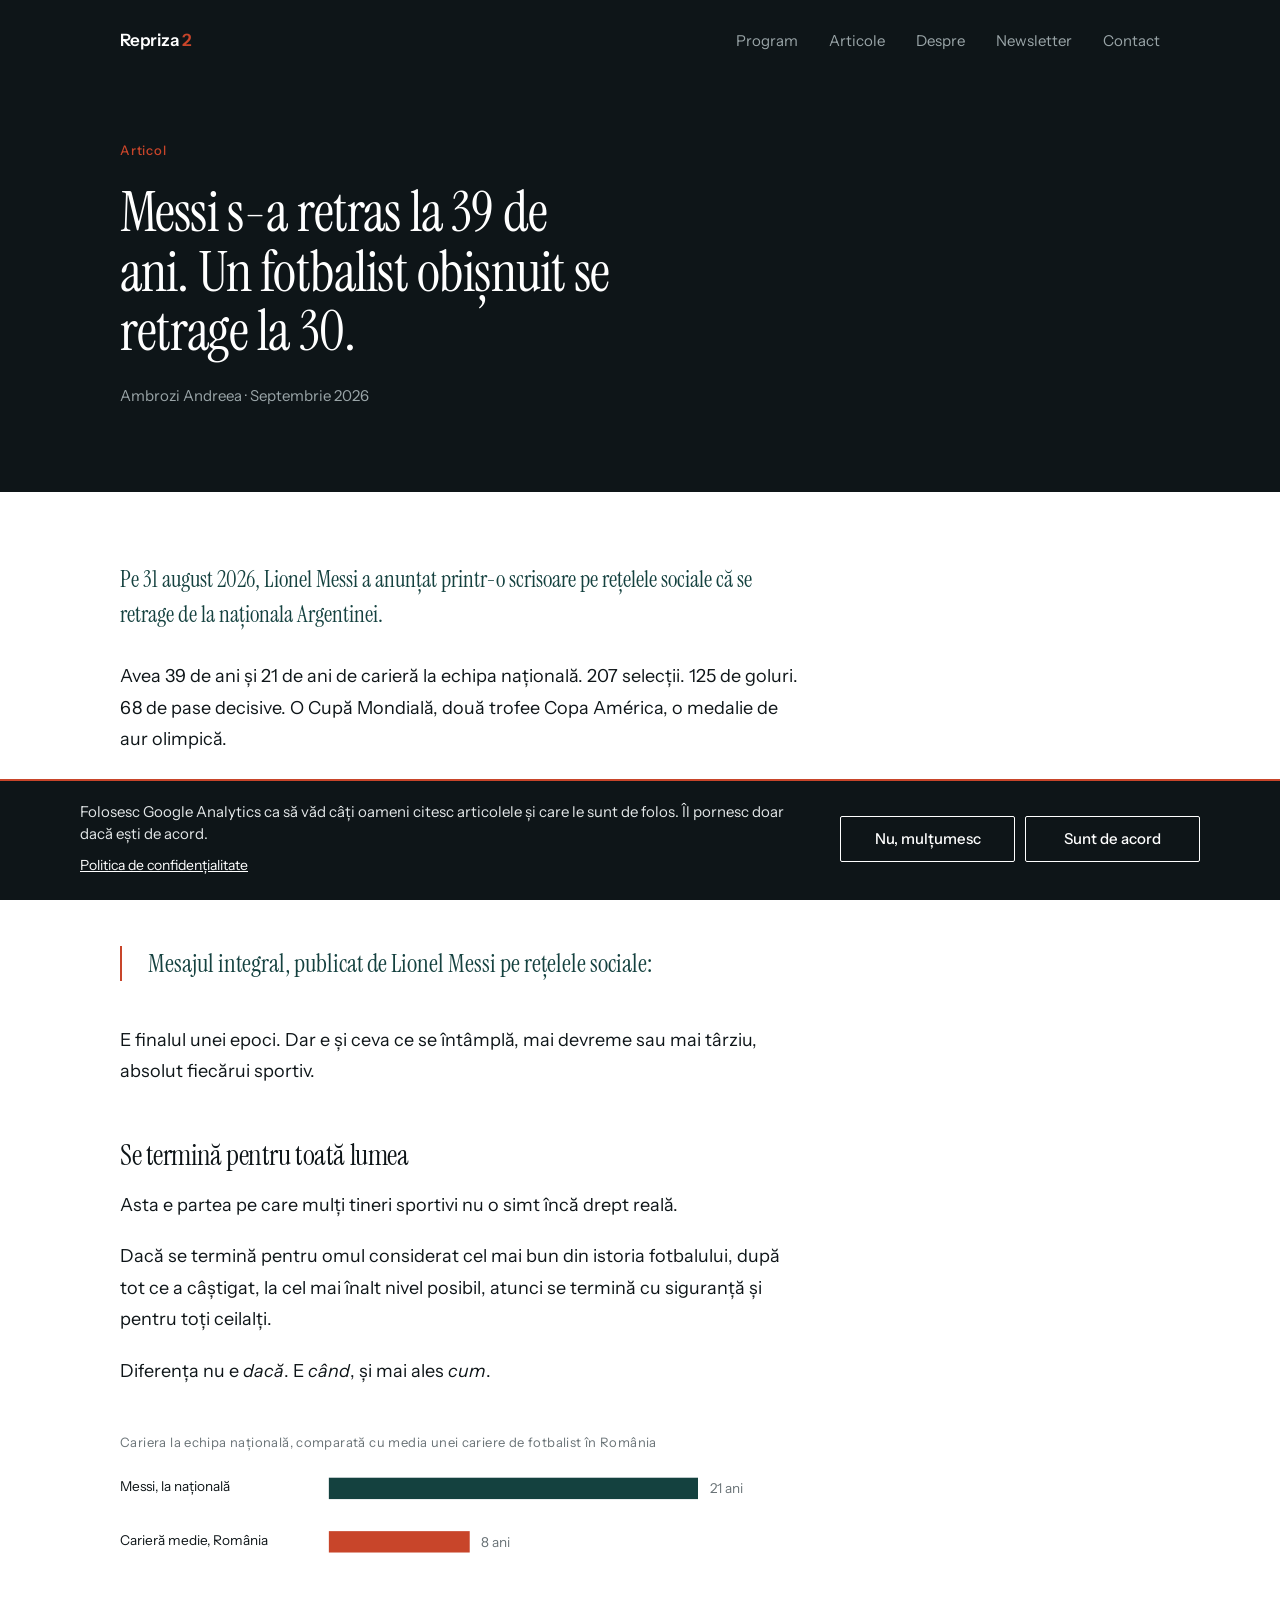
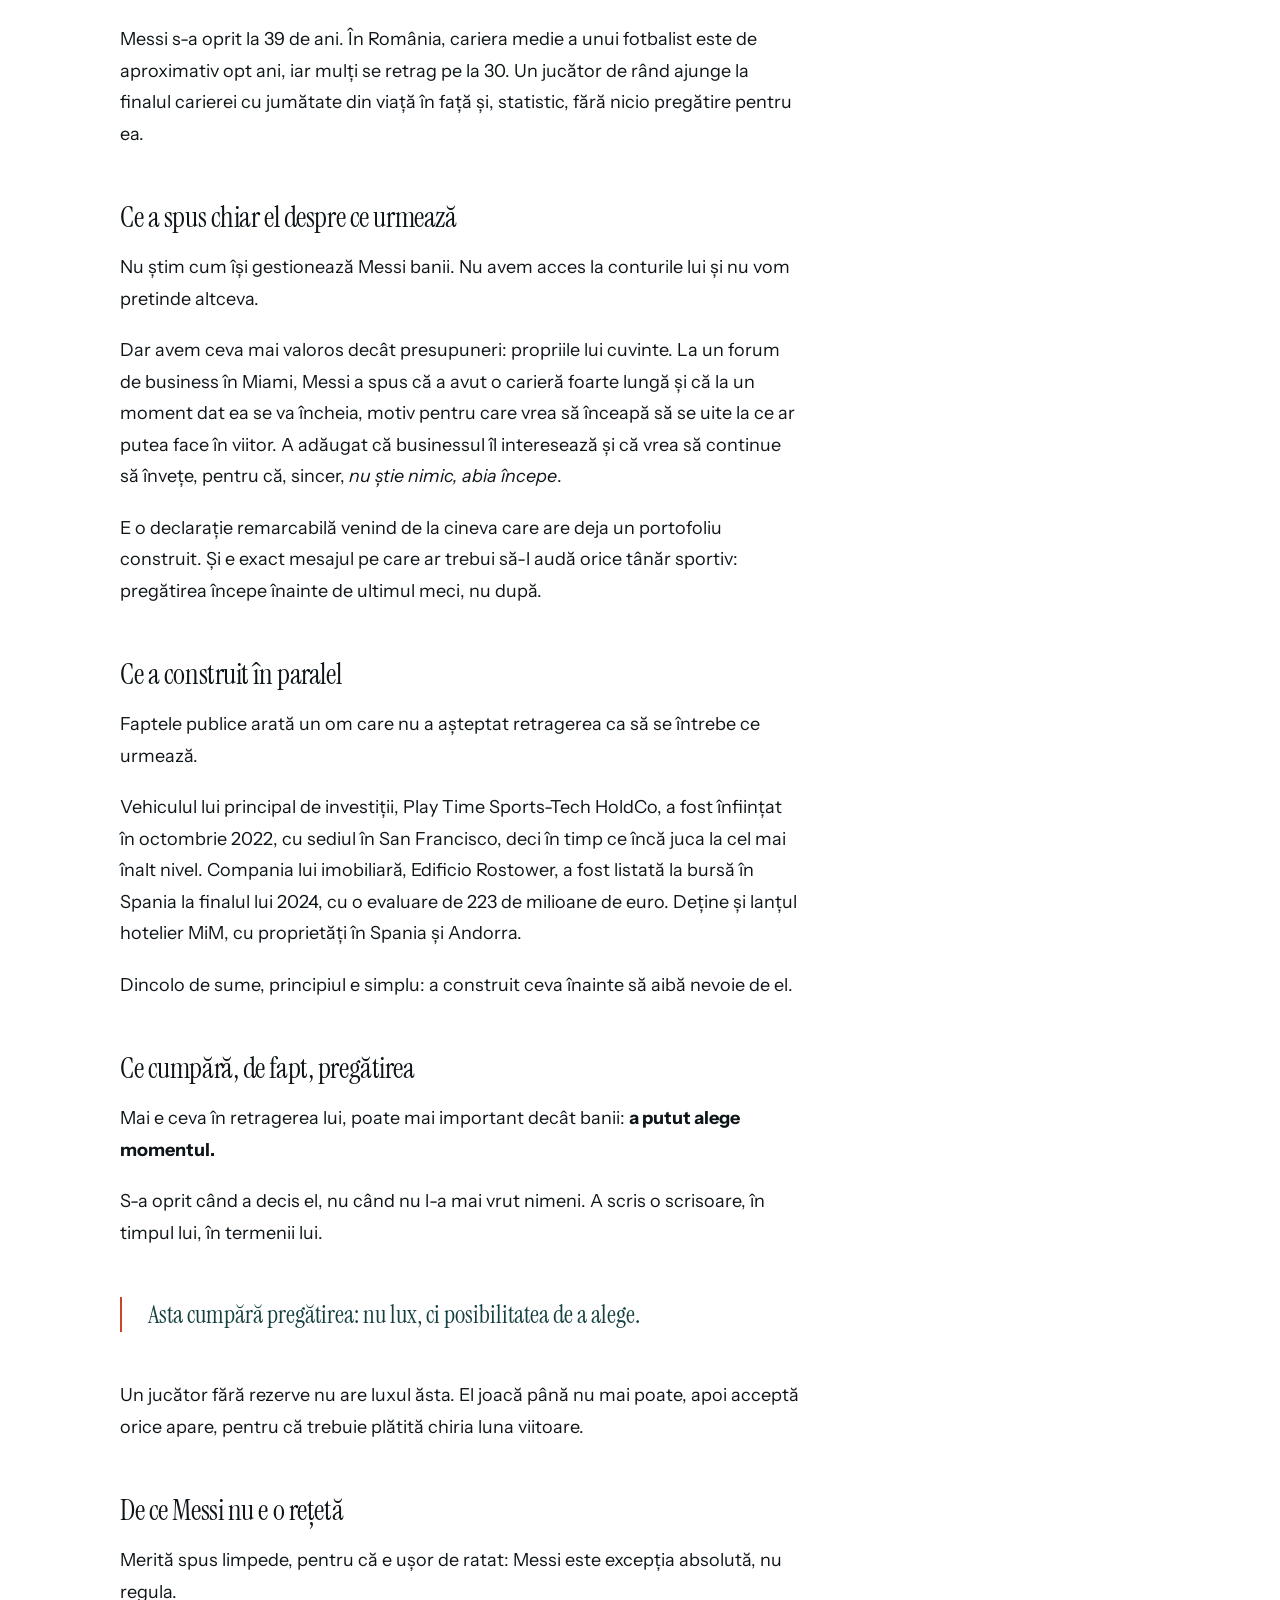
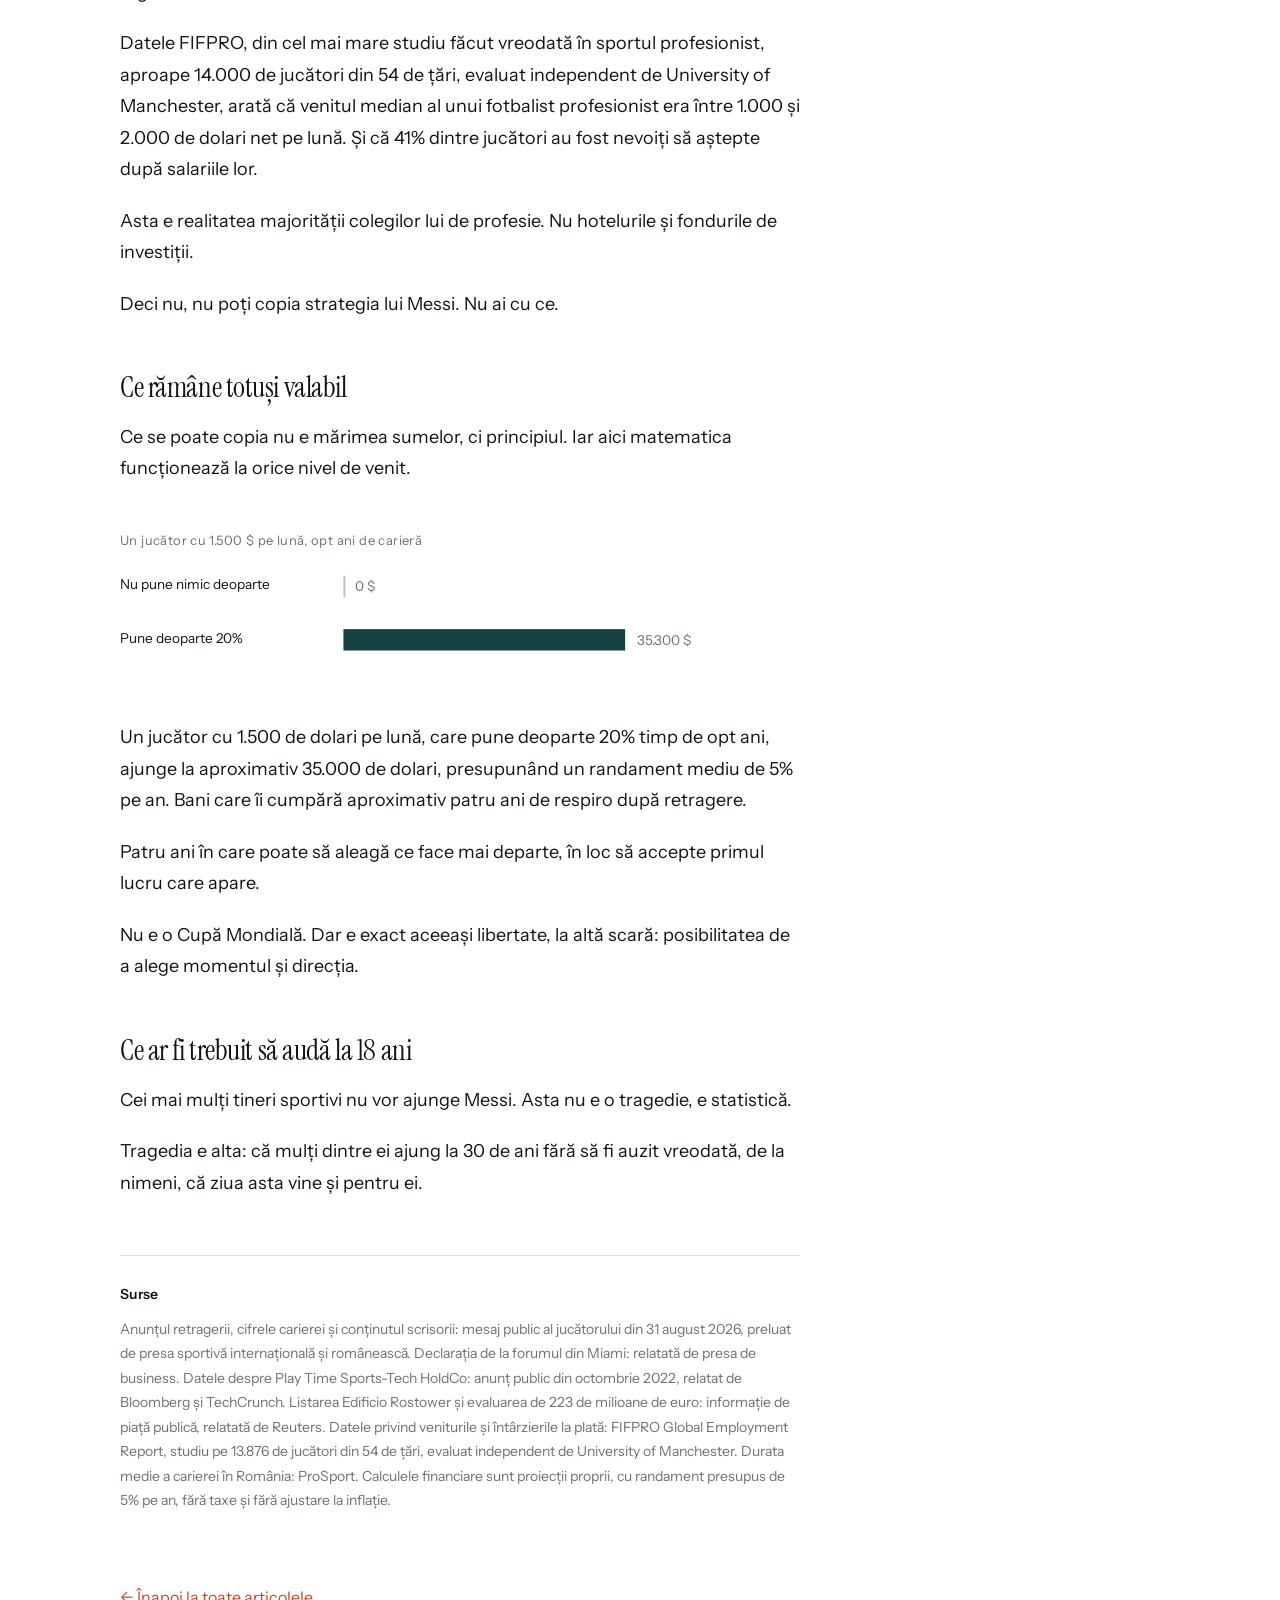
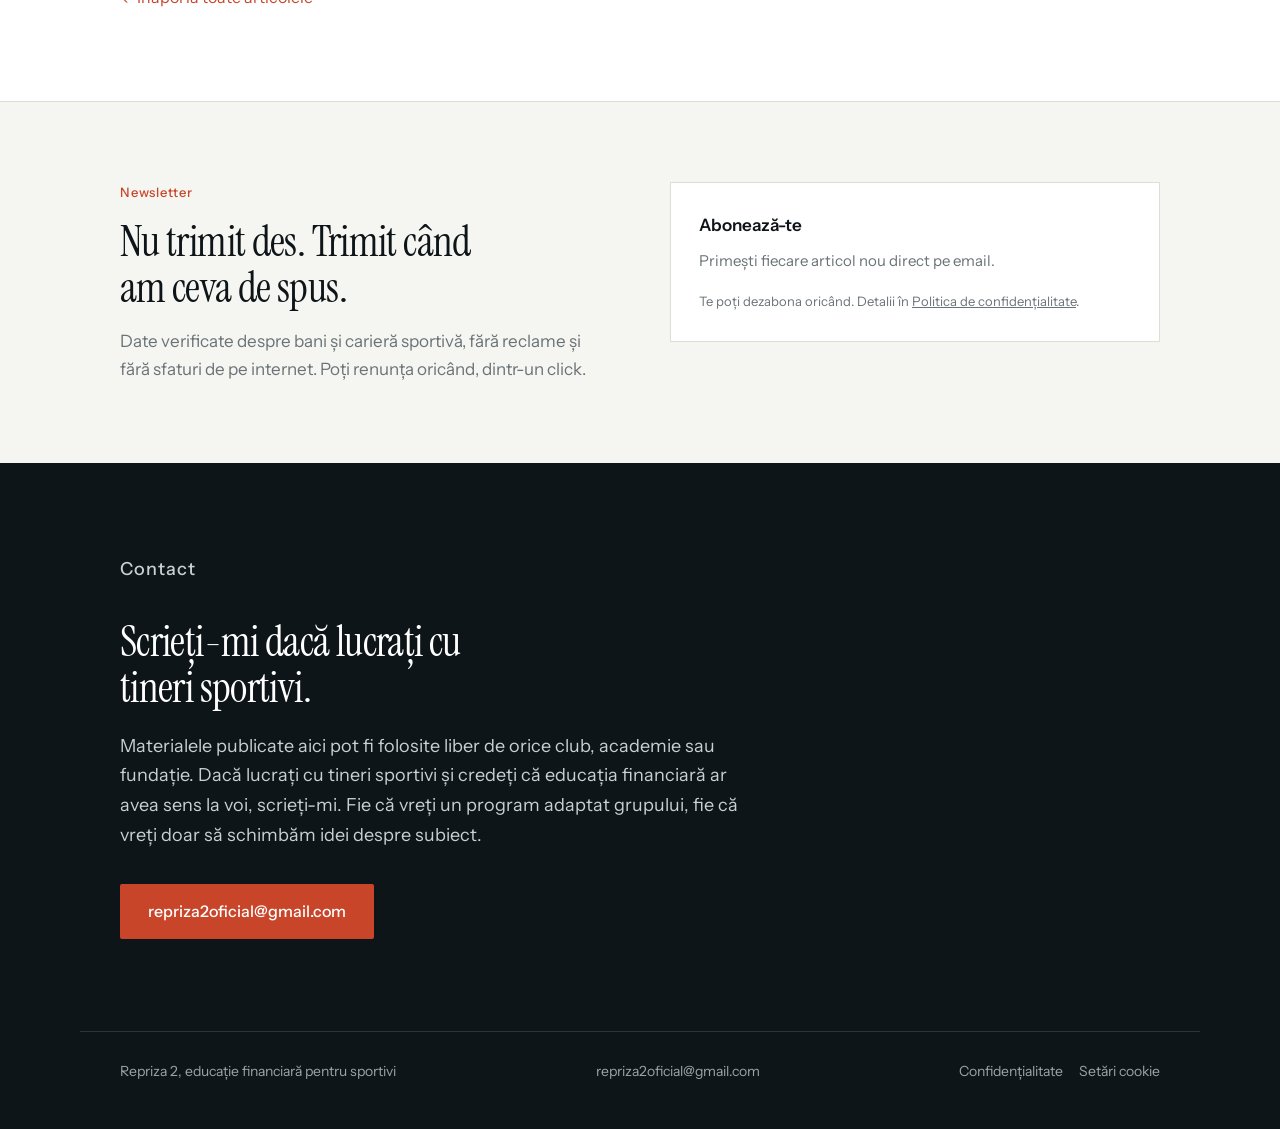
<file: articol-messi-retragere.html>
<!DOCTYPE html>
<html lang="ro">
<head>
<meta charset="utf-8">
<meta name="viewport" content="width=device-width, initial-scale=1">
<title>Messi s-a retras la 39 de ani. Un fotbalist obișnuit se retrage la 30. | Repriza 2</title>
<meta name="description" content="Messi s-a retras de la naționala Argentinei după 21 de ani și 207 selecții. Ce înseamnă asta pentru orice tânăr sportiv, și de ce pregătirea financiară cumpără, de fapt, dreptul de a alege momentul.">
<meta name="keywords" content="Messi retragere, cariera sportiva, educatie financiara sportivi, viata dupa sport, planificare financiara, tineri fotbalisti, FIFPRO">
<meta name="author" content="Ambrozi Andreea">
<meta name="robots" content="index, follow">
<link rel="canonical" href="https://repriza2.ro/articol-messi-retragere.html">
<meta property="og:title" content="Messi s-a retras la 39 de ani. Un fotbalist obișnuit se retrage la 30.">
<meta property="og:description" content="Dacă se termină pentru cel mai bun din istorie, se termină pentru oricine. Ce cumpără, de fapt, pregătirea financiară.">
<meta property="og:type" content="article">
<meta property="og:url" content="https://repriza2.ro/articol-messi-retragere.html">
<meta property="og:locale" content="ro_RO">
<meta property="og:image" content="https://repriza2.ro/og-repriza2.png">
<meta property="og:image:width" content="1200">
<meta property="og:image:height" content="628">
<meta name="twitter:card" content="summary_large_image">
<meta name="twitter:image" content="https://repriza2.ro/og-repriza2.png">
<link rel="preconnect" href="https://fonts.googleapis.com">
<link rel="preconnect" href="https://fonts.gstatic.com" crossorigin>
<link href="https://fonts.googleapis.com/css2?family=Instrument+Sans:wght@400;500;600&family=Instrument+Serif&display=swap" rel="stylesheet">
<link rel="icon" href="/favicon.ico" sizes="any">
<link rel="icon" type="image/png" sizes="32x32" href="/favicon-32.png">
<link rel="apple-touch-icon" href="/apple-touch-icon.png">
<script>
  /* Google Analytics pornește doar după acordul vizitatorului (banner de cookie-uri). */
  window.dataLayer = window.dataLayer || [];
  function gtag(){dataLayer.push(arguments);}
  window.r2PornesteGA = function(){
    if (window.r2GA) return; window.r2GA = true;
    var s = document.createElement('script'); s.async = true;
    s.src = 'https://www.googletagmanager.com/gtag/js?id=G-DYVVWEW9CT';
    document.head.appendChild(s);
    gtag('js', new Date()); gtag('config', 'G-DYVVWEW9CT');
  };
  try { if (localStorage.getItem('r2-cookie') === 'da') window.r2PornesteGA(); } catch(e) {}
</script>
<script>
    (function(w,d,e,u,f,l,n){w[f]=w[f]||function(){(w[f].q=w[f].q||[])
    .push(arguments);},l=d.createElement(e),l.async=1,l.src=u,
    n=d.getElementsByTagName(e)[0],n.parentNode.insertBefore(l,n);})
    (window,document,'script','https://assets.mailerlite.com/js/universal.js','ml');
    ml('account', '2615364');
</script>
<script type="application/ld+json">
{
  "@context":"https://schema.org",
  "@type":"Article",
  "headline":"Messi s-a retras la 39 de ani. Un fotbalist obișnuit se retrage la 30.",
  "author":{"@type":"Person","name":"Ambrozi Andreea"},
  "datePublished":"2026-09-05",
  "inLanguage":"ro",
  "publisher":{"@type":"Organization","name":"Repriza 2"},
  "mainEntityOfPage":"https://repriza2.ro/articol-messi-retragere.html"
}
</script>
<style>
:root{
  --ink:#0E1518;
  --ink-soft:#1A2428;
  --paper:#FFFFFF;
  --paper-2:#F5F5F1;
  --line:#DEDDD6;
  --line-dark:#2B3639;
  --muted:#6A7377;
  --muted-dark:#9AA5A8;
  --accent:#C8452A;
  --deep:#14413F;
}

*{box-sizing:border-box}
html{scroll-behavior:smooth}
@media (prefers-reduced-motion:reduce){html{scroll-behavior:auto}}

body{
  margin:0;
  background:var(--paper);
  color:var(--ink);
  font-family:"Instrument Sans",system-ui,sans-serif;
  font-size:17px;
  line-height:1.65;
  -webkit-font-smoothing:antialiased;
}

.wrap{max-width:1120px;margin:0 auto;padding:0 40px}
.col{max-width:680px}

/* ---------- nav ---------- */
.nav{position:relative;z-index:3}
.nav .wrap{display:flex;align-items:center;justify-content:space-between;padding:26px 40px}
.logo{font-size:17px;font-weight:600;letter-spacing:-.01em;text-decoration:none;color:#fff}
.logo em{font-style:normal;color:var(--accent)}
.nav a.lnk{font-size:15px;color:var(--muted-dark);text-decoration:none;margin-left:28px}
.nav a.lnk:hover{color:#fff}

/* ---------- hero ---------- */
.hero{background:var(--ink);color:#fff;padding-bottom:76px}
.eyebrow{
  font-size:13px;letter-spacing:.06em;color:var(--accent);
  margin:0 0 22px;font-weight:500;
}
.hero h1{
  font-family:"Instrument Serif",Georgia,serif;
  font-weight:400;
  font-size:clamp(40px,6.2vw,74px);
  line-height:1.02;
  letter-spacing:-.015em;
  margin:0 0 24px;
  max-width:16ch;
}
.hero .sub{font-size:19px;color:#C9D0D2;max-width:46ch;margin:0 0 36px}
.btn{
  display:inline-block;background:var(--accent);color:#fff;
  text-decoration:none;font-size:16px;font-weight:500;
  padding:14px 28px;border-radius:2px;
  transition:background .15s ease;
}
.btn:hover{background:#A93820}
.btn-ghost{
  display:inline-block;color:#fff;text-decoration:none;font-size:16px;
  padding:14px 4px;margin-left:22px;border-bottom:1px solid rgba(255,255,255,.35);
}
.btn-ghost:hover{border-color:#fff}

/* timeline graphic */
.tl{margin-top:66px;border-top:1px solid var(--line-dark);padding-top:30px}
.tl-head{display:flex;justify-content:space-between;font-size:13px;color:var(--muted-dark);margin-bottom:14px}
.tl-bar{display:flex;height:44px;width:100%;overflow:hidden}
.tl-seg{height:100%}
.tl-a{background:#232E32;flex:18}
.tl-b{background:var(--accent);flex:8}
.tl-c{background:#232E32;flex:54}
.tl-legend{display:flex;gap:28px;margin-top:16px;font-size:14px;color:#C9D0D2;flex-wrap:wrap}
.tl-legend i{display:inline-block;width:11px;height:11px;margin-right:8px;vertical-align:baseline;border:1px solid rgba(255,255,255,.28)}
.tl-note{font-size:14px;color:var(--muted-dark);margin-top:20px;max-width:56ch}

/* ---------- stat strip ---------- */
.stats{background:var(--paper-2);border-bottom:1px solid var(--line)}
.stats .wrap{display:grid;grid-template-columns:repeat(auto-fit,minmax(220px,1fr));gap:0}
.stat{padding:40px 32px 40px 0}
.stat:not(:last-child){border-right:1px solid var(--line)}
.stat b{
  display:block;font-family:"Instrument Serif",Georgia,serif;
  font-size:52px;line-height:1;font-weight:400;color:var(--deep);
  letter-spacing:-.02em;
}
.stat span{display:block;font-size:15px;color:var(--muted);margin-top:12px;line-height:1.45}

/* ---------- sections ---------- */
section{padding:88px 0}
.sec-label{font-size:13px;letter-spacing:.06em;color:var(--accent);font-weight:500;margin:0 0 16px}
h2{
  font-family:"Instrument Serif",Georgia,serif;font-weight:400;
  font-size:clamp(30px,3.6vw,42px);line-height:1.1;letter-spacing:-.015em;
  margin:0 0 24px;max-width:20ch;
}
p{margin:0 0 20px}
a{color:var(--accent)}

/* offer cards */
.offer{display:grid;grid-template-columns:repeat(auto-fit,minmax(260px,1fr));gap:0;margin-top:46px;border-top:1px solid var(--line)}
.card{padding:34px 30px 34px 0;border-right:1px solid var(--line)}
.card:last-child{border-right:none}
.card h3{font-size:19px;font-weight:600;margin:0 0 12px;letter-spacing:-.01em}
.card p{font-size:16px;color:var(--muted);margin:0}
.card .n{font-family:"Instrument Serif",serif;font-size:15px;color:var(--accent);display:block;margin-bottom:16px}

/* articles */
.alt{background:var(--paper-2)}
.post{display:block;text-decoration:none;color:inherit;border-top:1px solid var(--line);padding:30px 0;transition:padding-left .15s ease}
.post:hover{padding-left:10px}
.post:hover h3{color:var(--accent)}
.post .when{font-size:13px;color:var(--muted);margin-bottom:10px}
.post h3{font-family:"Instrument Serif",Georgia,serif;font-weight:400;font-size:27px;line-height:1.2;margin:0 0 10px;letter-spacing:-.01em}
.post p{color:var(--muted);font-size:16px;margin:0}

/* about */
.about-grid{display:grid;grid-template-columns:1fr 1fr;gap:70px;align-items:start}
.pull{
  font-family:"Instrument Serif",Georgia,serif;font-size:26px;line-height:1.35;
  color:var(--deep);border-left:2px solid var(--accent);padding-left:24px;margin:0;
}

/* cta */
.cta{background:var(--ink);color:#fff;padding:92px 0}
.cta h2{color:#fff;margin-bottom:20px}
.cta p{color:#C9D0D2;max-width:52ch;font-size:18px;margin-bottom:34px}

footer{background:var(--ink);color:var(--muted-dark);font-size:14px;padding:0 0 46px}
footer .wrap{border-top:1px solid var(--line-dark);padding-top:28px;display:flex;justify-content:space-between;flex-wrap:wrap;gap:14px}
footer a{color:var(--muted-dark);text-decoration:none}
footer a:hover{color:#fff}

/* ---------- article page ---------- */
.art-head{background:var(--ink);color:#fff;padding-bottom:64px}
.art-head h1{
  font-family:"Instrument Serif",Georgia,serif;font-weight:400;
  font-size:clamp(34px,4.8vw,56px);line-height:1.06;letter-spacing:-.015em;
  margin:0 0 22px;max-width:19ch;
}
.art-meta{font-size:15px;color:var(--muted-dark)}
article{padding:70px 0 0}
article .col{font-size:18px;line-height:1.75}
.lead{font-size:23px;line-height:1.5;color:var(--deep);font-family:"Instrument Serif",Georgia,serif;margin-bottom:30px}
article h2{font-size:29px;margin:52px 0 18px;max-width:none}
figure{margin:44px 0}
figcaption{font-size:13px;color:var(--muted);margin-bottom:14px;letter-spacing:.03em}
blockquote{
  margin:48px 0;padding-left:26px;border-left:2px solid var(--accent);
  font-family:"Instrument Serif",Georgia,serif;font-size:25px;line-height:1.4;color:var(--deep);
}
article ul{padding-left:20px;margin:0 0 22px}
article li{margin-bottom:10px}
.src{font-size:14px;color:var(--muted);border-top:1px solid var(--line);padding-top:26px;margin:56px 0 0}
.src h4{font-size:14px;font-weight:600;margin:0 0 10px;color:var(--ink);letter-spacing:.02em}
.back{display:inline-block;margin:50px 0 90px;font-size:16px;text-decoration:none;color:var(--accent)}
.back:hover{text-decoration:underline}

@media (max-width:900px){
  .about-grid{grid-template-columns:1fr;gap:36px}
}
@media (max-width:640px){
  body{font-size:16px}
  .wrap{padding:0 22px}
  .nav .wrap{padding:20px 22px}
  .nav a.lnk{margin-left:16px;font-size:14px}
  section{padding:60px 0}
  .stat{border-right:none;border-bottom:1px solid var(--line);padding:28px 0}
  .stat:last-child{border-bottom:none}
  .card{border-right:none;border-bottom:1px solid var(--line);padding:28px 0}
  .card:last-child{border-bottom:none}
  .btn-ghost{margin-left:0;display:block;margin-top:14px}
  .tl-legend{gap:14px;font-size:13px}
}

a:focus-visible,.post:focus-visible,.btn:focus-visible{outline:2px solid var(--accent);outline-offset:3px}

.news{background:var(--paper-2);border-top:1px solid var(--line);padding:80px 0}
.news-grid{display:grid;grid-template-columns:1fr 1fr;gap:60px;align-items:start}
.news h2{margin-bottom:16px}
.news p.intro{color:var(--muted);margin-bottom:0}
.news .formbox{background:var(--paper);border:1px solid var(--line);padding:28px}
.news .formbox h3{font-size:17px;font-weight:600;margin:0 0 10px}
.news .formbox p{font-size:15px;color:var(--muted);margin:0 0 18px}
@media (max-width:900px){.news-grid{grid-template-columns:1fr;gap:32px}}


/* ---------- meniu telefon ---------- */
.logo{white-space:nowrap}
.hero-in{padding-top:60px}
.burger{display:none}
.menu-panel{display:none}
@media (max-width:640px){
  .nav .wrap{padding:16px 22px}
  .nav .links{display:none}
  .burger{display:flex;flex-direction:column;justify-content:center;gap:6px;width:44px;height:44px;margin-right:-10px;padding:10px;background:none;border:0;cursor:pointer}
  .burger span{display:block;height:2px;width:24px;background:#fff;border-radius:1px}
  .menu-panel:not([hidden]){display:block;position:absolute;left:0;right:0;top:76px;min-height:calc(100vh - 76px);background:var(--ink);border-top:1px solid var(--line-dark);padding:8px 22px 28px;z-index:5}
  .menu-panel a{display:block;font-size:13px;font-weight:500;letter-spacing:.06em;color:#fff;text-decoration:none;padding:16px 0;border-bottom:1px solid var(--line-dark)}
  .menu-panel a.menu-cta{font-size:16px;letter-spacing:0;background:var(--accent);text-align:center;margin-top:28px;padding:16px;border:0;border-radius:2px}
  .hero-in{padding-top:36px}
}
.burger:focus-visible,.menu-panel a:focus-visible{outline:2px solid var(--accent);outline-offset:3px}

/* ---------- formular MailerLite, adus la stilul site-ului ---------- */
.formbox .ml-form-embedContainer{display:block !important;width:100% !important}
.formbox .ml-form-embedContainer .ml-form-embedWrapper,.formbox .ml-form-embedContainer .ml-form-embedWrapper.embedForm{display:block !important;max-width:none !important;width:100% !important;background:transparent !important;border-radius:0 !important}
.formbox .ml-form-embedContainer .ml-form-align-center,.formbox .ml-form-embedContainer .ml-form-align-left{text-align:left !important}
.formbox .ml-form-embedContainer .ml-form-embedWrapper .ml-form-embedBody,
.formbox .ml-form-embedContainer .ml-form-embedWrapper .ml-form-successBody{padding:0 !important}
.formbox .ml-form-embedContainer .ml-form-embedBody .ml-form-embedContent{display:none !important}
.formbox .ml-form-embedContainer .ml-form-fieldRow{margin:0 0 10px !important}
.formbox .ml-form-embedContainer input.form-control{width:100% !important;box-sizing:border-box !important;font-family:"Instrument Sans",system-ui,sans-serif !important;font-size:16px !important;color:var(--ink) !important;border:1px solid var(--line) !important;border-radius:2px !important;padding:13px 14px !important;height:auto !important;background:var(--paper) !important}
.formbox .ml-form-embedContainer input.form-control:focus{outline:2px solid var(--accent) !important;outline-offset:1px;border-color:var(--accent) !important}
.formbox .ml-form-embedContainer .ml-form-embedSubmit{margin:0 !important}
.formbox .ml-form-embedContainer .ml-form-embedWrapper .ml-form-embedBody .ml-form-embedSubmit button.primary,.formbox .ml-form-embedContainer .ml-form-embedSubmit button.primary{font-family:"Instrument Sans",system-ui,sans-serif !important;font-size:16px !important;font-weight:500 !important;background:var(--accent) !important;color:#fff !important;border:0 !important;border-radius:2px !important;padding:14px !important;height:auto !important;width:100% !important}
.formbox .ml-form-embedContainer .ml-form-embedSubmit button.primary:hover{background:#A93820 !important}
.formbox .ml-form-embedContainer .ml-form-successContent h4{font-family:"Instrument Serif",Georgia,serif !important;font-weight:400 !important;font-size:26px !important;color:var(--deep) !important;margin:0 0 6px !important}
.formbox .ml-form-embedContainer .ml-form-successContent p{font-family:"Instrument Sans",system-ui,sans-serif !important;font-size:15px !important;color:var(--muted) !important;margin:0 !important}
.formbox .ml-form-embedContainer .ml-form-successBody{border-left:2px solid var(--accent);padding-left:16px !important}

/* butonul MailerLite: regula lor folosește id-ul formularului, deci îl folosim și noi */
#mlb2-45575444.ml-form-embedContainer .ml-form-embedWrapper .ml-form-embedBody .ml-form-embedSubmit button.primary{font-family:"Instrument Sans",system-ui,sans-serif !important;font-size:16px !important;font-weight:500 !important;background:#C8452A !important;border-radius:2px !important}
#mlb2-45575444.ml-form-embedContainer .ml-form-embedWrapper .ml-form-embedBody .ml-form-embedSubmit button.primary:hover{background:#A93820 !important}
#mlb2-45575444.ml-form-embedContainer .ml-form-embedWrapper .ml-form-embedBody .form-control{font-family:"Instrument Sans",system-ui,sans-serif !important;font-size:16px !important}

/* ---------- banner cookie-uri ---------- */
.cookie-bar{position:fixed;left:0;right:0;bottom:0;z-index:50;background:var(--ink);color:#fff;border-top:2px solid var(--accent);padding:20px 22px calc(22px + env(safe-area-inset-bottom,0px))}
.cookie-bar .in{max-width:1120px;margin:0 auto;display:flex;align-items:center;gap:20px 32px;flex-wrap:wrap}
.cookie-bar .txt{flex:1 1 420px;min-width:0}
.cookie-bar p{margin:0 0 4px;font-size:15px;line-height:1.5;color:#E3E7E8}
.cookie-bar a{color:#fff;font-size:14px}
.cookie-bar .btns{display:grid;grid-template-columns:1fr 1fr;gap:10px;flex:0 1 360px;min-width:0}
.cookie-bar button{font:500 15px/1.2 "Instrument Sans",system-ui,sans-serif;padding:13px 10px;border-radius:2px;cursor:pointer;background:transparent;color:#fff;border:1px solid #fff}
.cookie-bar button:hover{background:#fff;color:var(--ink)}
.cookie-bar button:focus-visible{outline:2px solid var(--accent);outline-offset:2px}
@media (max-width:640px){.cookie-bar .btns{flex:1 1 100%}}
footer .legal a{margin-left:16px}
footer .legal a:first-child{margin-left:0}
footer .legal button{background:none;border:0;padding:0;margin-left:16px;font:inherit;color:var(--muted-dark);cursor:pointer}
footer .legal button:hover{color:#fff}
.news .formbox p.form-note{font-size:13px;color:var(--muted);margin:12px 0 0}
.news .formbox p.form-note a{color:var(--muted)}
</style>
</head>
<body>

<div class="art-head">
  <div class="nav">
    <div class="wrap">
      <a class="logo" href="index.html">Repriza <em>2</em></a>
      <div class="links">
        <a class="lnk" href="index.html#program">Program</a>
        <a class="lnk" href="articole.html">Articole</a>
        <a class="lnk" href="index.html#despre">Despre</a>
        <a class="lnk" href="index.html#newsletter">Newsletter</a>
        <a class="lnk" href="index.html#contact">Contact</a>
      </div>
      <button class="burger" id="burger" type="button" aria-label="Deschide meniul" aria-expanded="false" aria-controls="menu-panel"><span></span><span></span><span></span></button>
    </div>
    <nav class="menu-panel" id="menu-panel" aria-label="Meniu" hidden>
      <a href="index.html#program">Program</a>
      <a href="articole.html">Articole</a>
      <a href="index.html#despre">Despre</a>
      <a href="index.html#newsletter">Newsletter</a>
      <a class="menu-cta" href="index.html#contact">Scrie-mi</a>
    </nav>
  </div>

  <div class="wrap hero-in">
    <p class="eyebrow">Articol</p>
    <h1>Messi s-a retras la 39 de ani. Un fotbalist obișnuit se retrage la 30.</h1>
    <p class="art-meta">Ambrozi Andreea · Septembrie 2026</p>
  </div>
</div>

<article>
  <div class="wrap">
    <div class="col">

      <p class="lead">Pe 31 august 2026, Lionel Messi a anunțat printr-o scrisoare pe rețelele sociale că se retrage de la naționala Argentinei.</p>

      <p>Avea 39 de ani și 21 de ani de carieră la echipa națională. 207 selecții. 125 de goluri. 68 de pase decisive. O Cupă Mondială, două trofee Copa América, o medalie de aur olimpică.</p>

      <p>A scris că decizia îl doare, dar că a venit momentul, și că a dat tot ce a avut de dat. A precizat că formulase acele rânduri pe 21 iulie, la două zile după finala Cupei Mondiale pierdută cu Spania, iar moartea tatălui său, pe 8 august, l-a întărit în hotărâre.</p>

      <figure>
        <blockquote style="margin:0">Mesajul integral, publicat de Lionel Messi pe rețelele sociale:</blockquote>
        <div style="margin-top:24px">
          <blockquote class="instagram-media" data-instgrm-permalink="https://www.instagram.com/p/DctWzhYxElg/" data-instgrm-version="14" style="background:#FFF; border:0; margin:0 auto; max-width:540px; width:100%;"></blockquote>
        </div>
      </figure>

      <p>E finalul unei epoci. Dar e și ceva ce se întâmplă, mai devreme sau mai târziu, absolut fiecărui sportiv.</p>

      <h2>Se termină pentru toată lumea</h2>

      <p>Asta e partea pe care mulți tineri sportivi nu o simt încă drept reală.</p>

      <p>Dacă se termină pentru omul considerat cel mai bun din istoria fotbalului, după tot ce a câștigat, la cel mai înalt nivel posibil, atunci se termină cu siguranță și pentru toți ceilalți.</p>

      <p>Diferența nu e <em>dacă</em>. E <em>când</em>, și mai ales <em>cum</em>.</p>

      <figure>
        <figcaption>Cariera la echipa națională, comparată cu media unei cariere de fotbalist în România</figcaption>
        <svg viewBox="0 0 700 105" width="100%" role="img" xmlns="http://www.w3.org/2000/svg" aria-label="Messi 21 de ani la națională, media unei cariere de fotbalist în România 8 ani">
          <text x="0" y="24" font-family="Instrument Sans,sans-serif" font-size="14" fill="#0E1518">Messi, la națională</text>
          <rect x="215" y="10" width="380" height="22" fill="#14413F"/>
          <text x="607" y="26" font-family="Instrument Sans,sans-serif" font-size="14" fill="#6A7377">21 ani</text>
          <text x="0" y="79" font-family="Instrument Sans,sans-serif" font-size="14" fill="#0E1518">Carieră medie, România</text>
          <rect x="215" y="65" width="145" height="22" fill="#C8452A"/>
          <text x="372" y="81" font-family="Instrument Sans,sans-serif" font-size="14" fill="#6A7377">8 ani</text>
        </svg>
      </figure>

      <p>Messi s-a oprit la 39 de ani. În România, cariera medie a unui fotbalist este de aproximativ opt ani, iar mulți se retrag pe la 30. Un jucător de rând ajunge la finalul carierei cu jumătate din viață în față și, statistic, fără nicio pregătire pentru ea.</p>

      <h2>Ce a spus chiar el despre ce urmează</h2>

      <p>Nu știm cum își gestionează Messi banii. Nu avem acces la conturile lui și nu vom pretinde altceva.</p>

      <p>Dar avem ceva mai valoros decât presupuneri: propriile lui cuvinte. La un forum de business în Miami, Messi a spus că a avut o carieră foarte lungă și că la un moment dat ea se va încheia, motiv pentru care vrea să înceapă să se uite la ce ar putea face în viitor. A adăugat că businessul îl interesează și că vrea să continue să învețe, pentru că, sincer, <em>nu știe nimic, abia începe</em>.</p>

      <p>E o declarație remarcabilă venind de la cineva care are deja un portofoliu construit. Și e exact mesajul pe care ar trebui să-l audă orice tânăr sportiv: pregătirea începe înainte de ultimul meci, nu după.</p>

      <h2>Ce a construit în paralel</h2>

      <p>Faptele publice arată un om care nu a așteptat retragerea ca să se întrebe ce urmează.</p>

      <p>Vehiculul lui principal de investiții, Play Time Sports-Tech HoldCo, a fost înființat în octombrie 2022, cu sediul în San Francisco, deci în timp ce încă juca la cel mai înalt nivel. Compania lui imobiliară, Edificio Rostower, a fost listată la bursă în Spania la finalul lui 2024, cu o evaluare de 223 de milioane de euro. Deține și lanțul hotelier MiM, cu proprietăți în Spania și Andorra.</p>

      <p>Dincolo de sume, principiul e simplu: a construit ceva înainte să aibă nevoie de el.</p>

      <h2>Ce cumpără, de fapt, pregătirea</h2>

      <p>Mai e ceva în retragerea lui, poate mai important decât banii: <strong>a putut alege momentul.</strong></p>

      <p>S-a oprit când a decis el, nu când nu l-a mai vrut nimeni. A scris o scrisoare, în timpul lui, în termenii lui.</p>

      <blockquote>Asta cumpără pregătirea: nu lux, ci posibilitatea de a alege.</blockquote>

      <p>Un jucător fără rezerve nu are luxul ăsta. El joacă până nu mai poate, apoi acceptă orice apare, pentru că trebuie plătită chiria luna viitoare.</p>

      <h2>De ce Messi nu e o rețetă</h2>

      <p>Merită spus limpede, pentru că e ușor de ratat: Messi este excepția absolută, nu regula.</p>

      <p>Datele FIFPRO, din cel mai mare studiu făcut vreodată în sportul profesionist, aproape 14.000 de jucători din 54 de țări, evaluat independent de University of Manchester, arată că venitul median al unui fotbalist profesionist era între 1.000 și 2.000 de dolari net pe lună. Și că 41% dintre jucători au fost nevoiți să aștepte după salariile lor.</p>

      <p>Asta e realitatea majorității colegilor lui de profesie. Nu hotelurile și fondurile de investiții.</p>

      <p>Deci nu, nu poți copia strategia lui Messi. Nu ai cu ce.</p>

      <h2>Ce rămâne totuși valabil</h2>

      <p>Ce se poate copia nu e mărimea sumelor, ci principiul. Iar aici matematica funcționează la orice nivel de venit.</p>

      <figure>
        <figcaption>Un jucător cu 1.500 $ pe lună, opt ani de carieră</figcaption>
        <svg viewBox="0 0 700 105" width="100%" role="img" xmlns="http://www.w3.org/2000/svg" aria-label="Fără economii zero dolari, cu 20 la sută pus deoparte 35300 dolari">
          <text x="0" y="24" font-family="Instrument Sans,sans-serif" font-size="14" fill="#0E1518">Nu pune nimic deoparte</text>
          <rect x="230" y="10" width="2" height="22" fill="#B9BEC0"/>
          <text x="242" y="26" font-family="Instrument Sans,sans-serif" font-size="14" fill="#6A7377">0 $</text>
          <text x="0" y="79" font-family="Instrument Sans,sans-serif" font-size="14" fill="#0E1518">Pune deoparte 20%</text>
          <rect x="230" y="65" width="290" height="22" fill="#14413F"/>
          <text x="532" y="81" font-family="Instrument Sans,sans-serif" font-size="14" fill="#6A7377">35.300 $</text>
        </svg>
      </figure>

      <p>Un jucător cu 1.500 de dolari pe lună, care pune deoparte 20% timp de opt ani, ajunge la aproximativ 35.000 de dolari, presupunând un randament mediu de 5% pe an. Bani care îi cumpără aproximativ patru ani de respiro după retragere.</p>

      <p>Patru ani în care poate să aleagă ce face mai departe, în loc să accepte primul lucru care apare.</p>

      <p>Nu e o Cupă Mondială. Dar e exact aceeași libertate, la altă scară: posibilitatea de a alege momentul și direcția.</p>

      <h2>Ce ar fi trebuit să audă la 18 ani</h2>

      <p>Cei mai mulți tineri sportivi nu vor ajunge Messi. Asta nu e o tragedie, e statistică.</p>

      <p>Tragedia e alta: că mulți dintre ei ajung la 30 de ani fără să fi auzit vreodată, de la nimeni, că ziua asta vine și pentru ei.</p>

      <div class="src">
        <h4>Surse</h4>
        <p>Anunțul retragerii, cifrele carierei și conținutul scrisorii: mesaj public al jucătorului din 31 august 2026, preluat de presa sportivă internațională și românească. Declarația de la forumul din Miami: relatată de presa de business. Datele despre Play Time Sports-Tech HoldCo: anunț public din octombrie 2022, relatat de Bloomberg și TechCrunch. Listarea Edificio Rostower și evaluarea de 223 de milioane de euro: informație de piață publică, relatată de Reuters. Datele privind veniturile și întârzierile la plată: FIFPRO Global Employment Report, studiu pe 13.876 de jucători din 54 de țări, evaluat independent de University of Manchester. Durata medie a carierei în România: ProSport. Calculele financiare sunt proiecții proprii, cu randament presupus de 5% pe an, fără taxe și fără ajustare la inflație.</p>
      </div>

      <a class="back" href="articole.html">← Înapoi la toate articolele</a>

    </div>
  </div>
</article>

<div class="news" id="newsletter">
  <div class="wrap">
    <div class="news-grid">
      <div>
        <p class="sec-label">Newsletter</p>
        <h2>Nu trimit des. Trimit când am ceva de spus.</h2>
        <p class="intro">Date verificate despre bani și carieră sportivă, fără reclame și fără sfaturi de pe internet. Poți renunța oricând, dintr-un click.</p>
      </div>
      <div class="formbox">
        <h3>Abonează-te</h3>
        <p>Primești fiecare articol nou direct pe email.</p>
        <div class="ml-embedded" data-form="nO3TDI"></div>
        <p class="form-note">Te poți dezabona oricând. Detalii în <a href="confidentialitate.html">Politica de confidențialitate</a>.</p>
      </div>
    </div>
  </div>
</div>

<div class="cta">
  <div class="wrap">
    <p class="sec-label">Contact</p>
    <h2>Scrieți-mi dacă lucrați cu tineri sportivi.</h2>
    <p>Materialele publicate aici pot fi folosite liber de orice club, academie sau fundație. Dacă lucrați cu tineri sportivi și credeți că educația financiară ar avea sens la voi, scrieți-mi. Fie că vreți un program adaptat grupului, fie că vreți doar să schimbăm idei despre subiect.</p>
    <a class="btn" href="mailto:repriza2oficial@gmail.com">repriza2oficial@gmail.com</a>
  </div>
</div>

<footer>
  <div class="wrap">
    <span><a href="index.html">Repriza 2</a>, educație financiară pentru sportivi</span>
    <span><a href="mailto:repriza2oficial@gmail.com">repriza2oficial@gmail.com</a></span>
    <span class="legal"><a href="confidentialitate.html">Confidențialitate</a><button type="button" data-cookie-setari>Setări cookie</button></span>
  </div>
</footer>

<script async src="https://www.instagram.com/embed.js"></script>


<script>
(function(){
  var b=document.getElementById('burger'), m=document.getElementById('menu-panel');
  if(!b||!m) return;
  function setOpen(o){ m.hidden=!o; b.setAttribute('aria-expanded',o?'true':'false'); b.setAttribute('aria-label',o?'Închide meniul':'Deschide meniul'); }
  b.addEventListener('click',function(){ setOpen(m.hidden); });
  m.addEventListener('click',function(e){ if(e.target.closest('a')) setOpen(false); });
  document.addEventListener('keydown',function(e){ if(e.key==='Escape') setOpen(false); });
})();
</script>

<div class="cookie-bar" id="cookie-bar" role="region" aria-label="Cookie-uri" hidden>
  <div class="in">
    <div class="txt">
      <p>Folosesc Google Analytics ca să văd câți oameni citesc articolele și care le sunt de folos. Îl pornesc doar dacă ești de acord.</p>
      <a href="confidentialitate.html">Politica de confidențialitate</a>
    </div>
    <div class="btns">
      <button type="button" id="cookie-nu">Nu, mulțumesc</button>
      <button type="button" id="cookie-da">Sunt de acord</button>
    </div>
  </div>
</div>
<script>
(function(){
  var bar=document.getElementById('cookie-bar');
  function citeste(){ try{ return localStorage.getItem('r2-cookie'); }catch(e){ return null; } }
  function scrie(v){ try{ localStorage.setItem('r2-cookie',v); }catch(e){} }
  function stergeGA(){
    document.cookie.split(';').forEach(function(c){
      var n=c.split('=')[0].trim();
      if(n.indexOf('_ga')===0){
        ['', '; domain=.repriza2.ro', '; domain=repriza2.ro'].forEach(function(d){
          document.cookie=n+'=; expires=Thu, 01 Jan 1970 00:00:00 GMT; path=/'+d;
        });
      }
    });
  }
  if(!citeste()) bar.hidden=false;
  document.getElementById('cookie-da').addEventListener('click',function(){ scrie('da'); bar.hidden=true; if(window.r2PornesteGA) window.r2PornesteGA(); });
  document.getElementById('cookie-nu').addEventListener('click',function(){
    var aveaAcord = citeste()==='da';
    scrie('nu'); bar.hidden=true; stergeGA();
    if(aveaAcord) location.reload();
  });
  document.querySelectorAll('[data-cookie-setari]').forEach(function(b){
    b.addEventListener('click',function(){ bar.hidden=false; document.getElementById('cookie-da').focus(); });
  });
})();
</script>
</body>
</html>
</file>
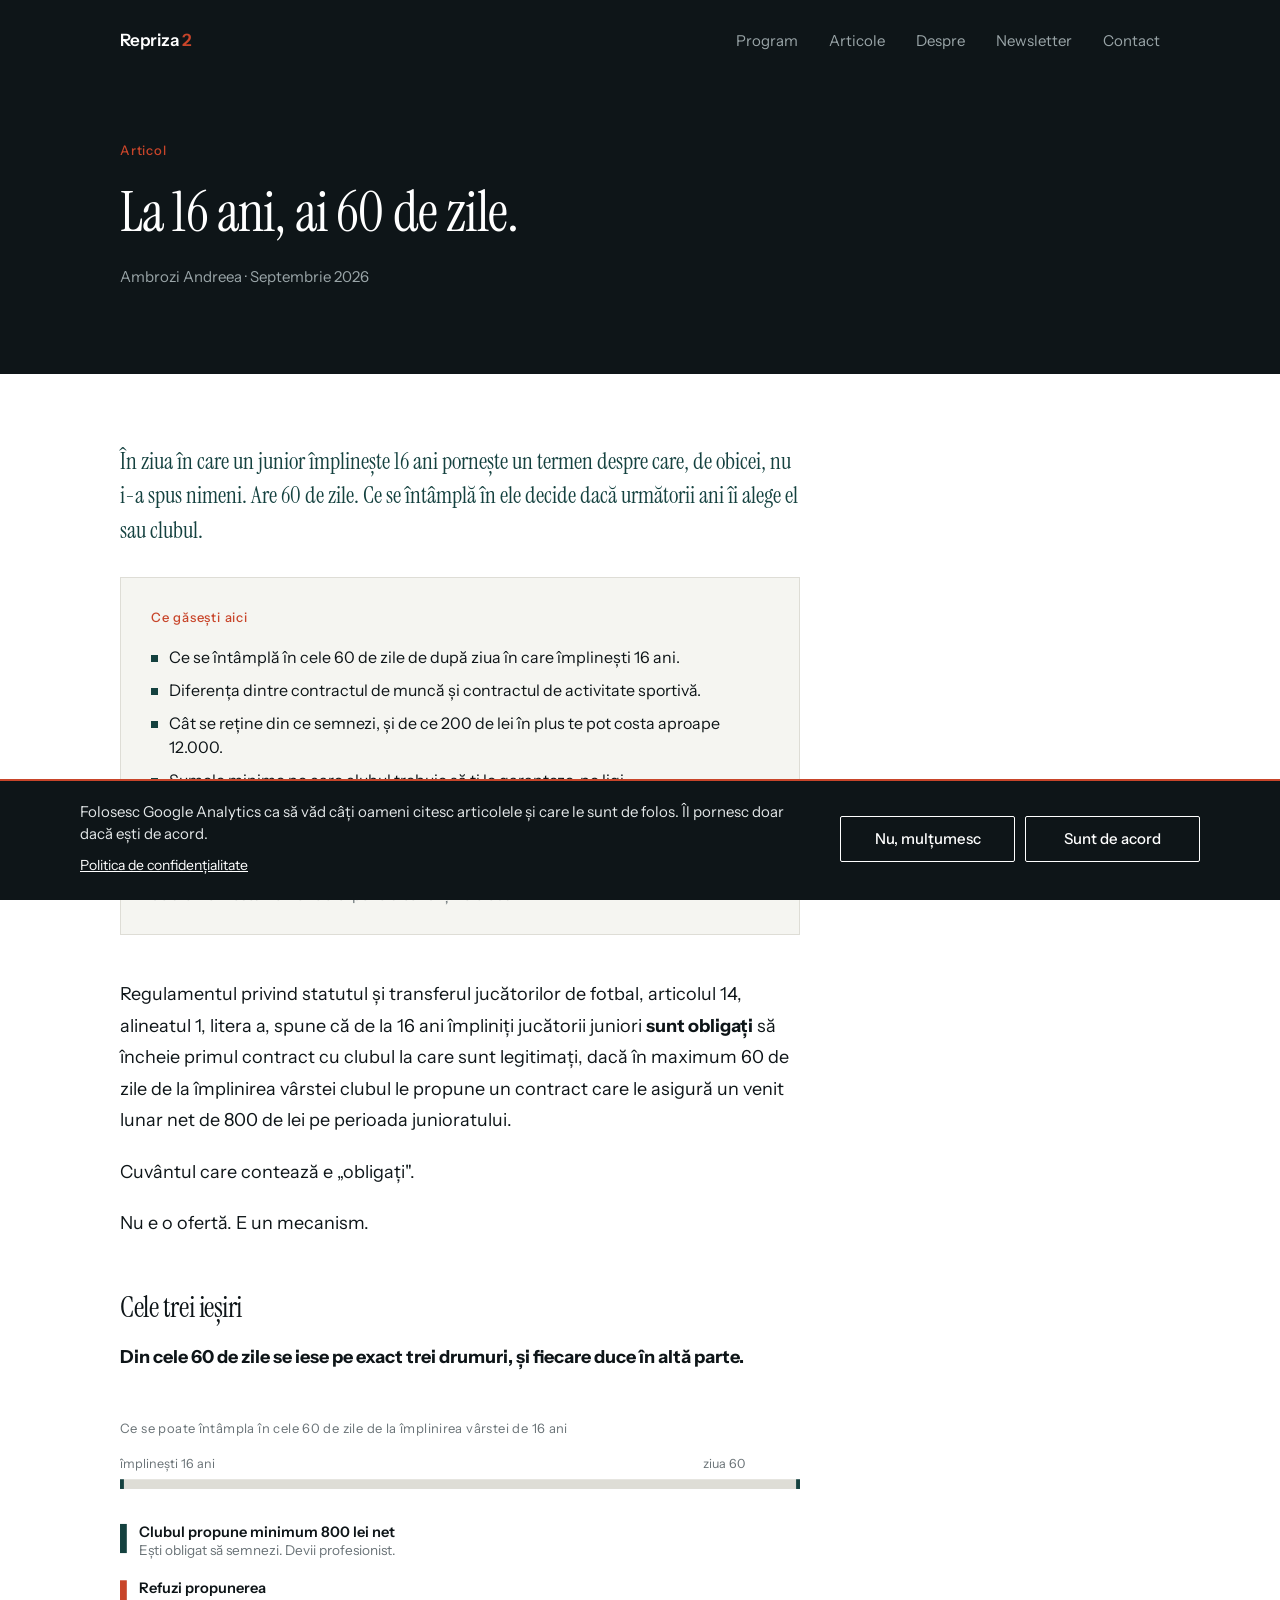
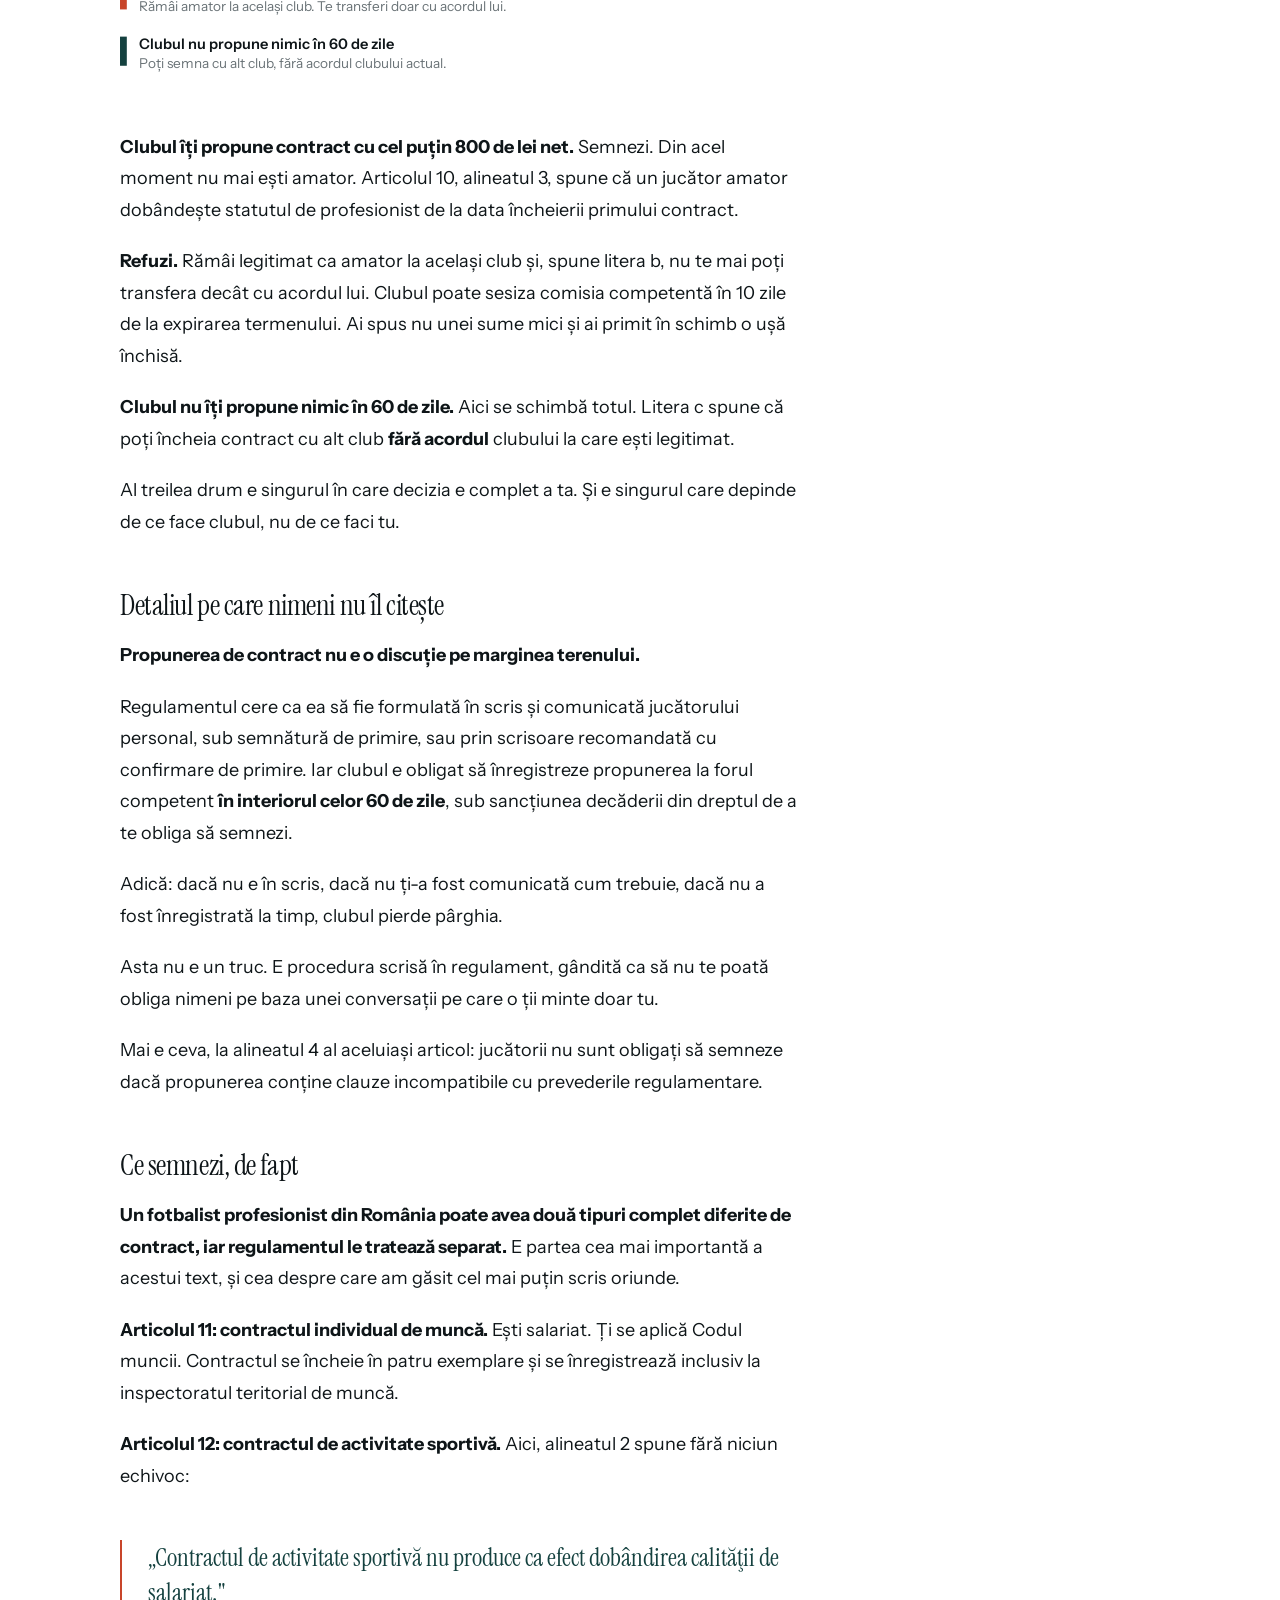
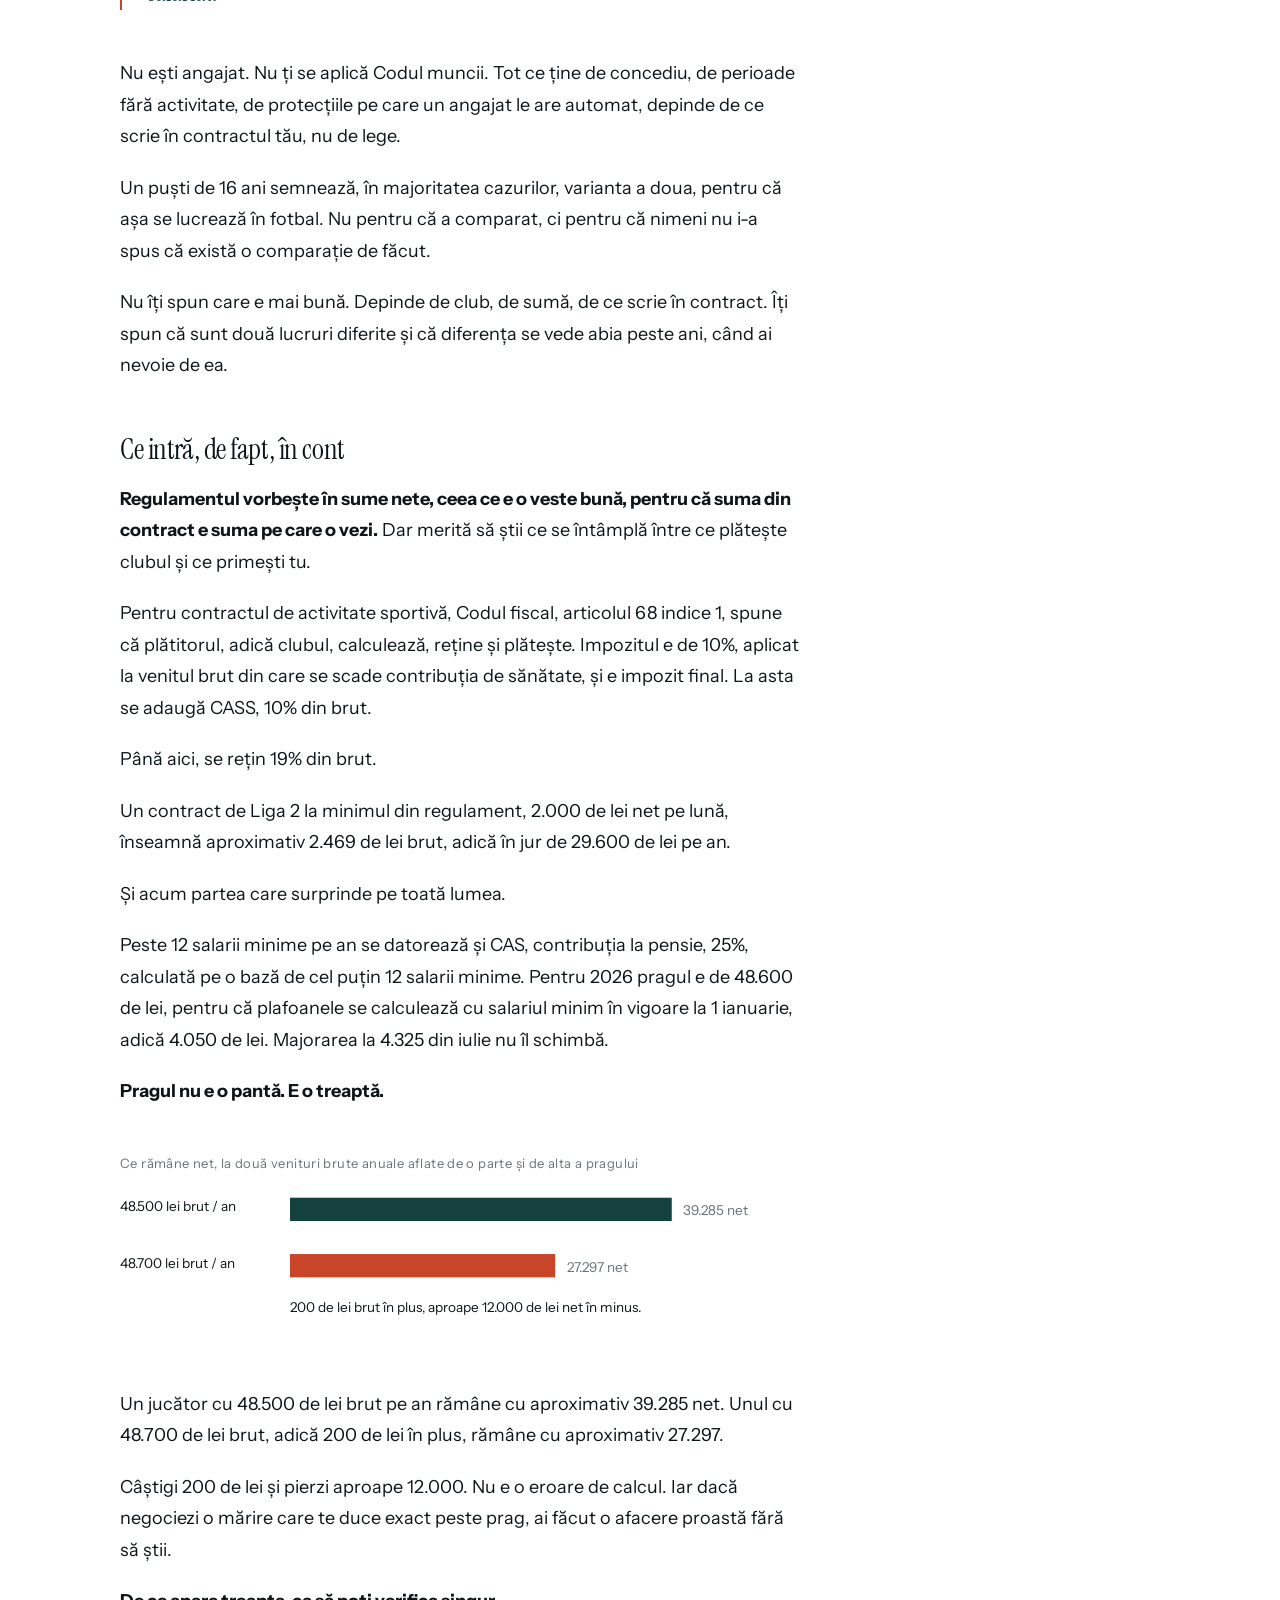
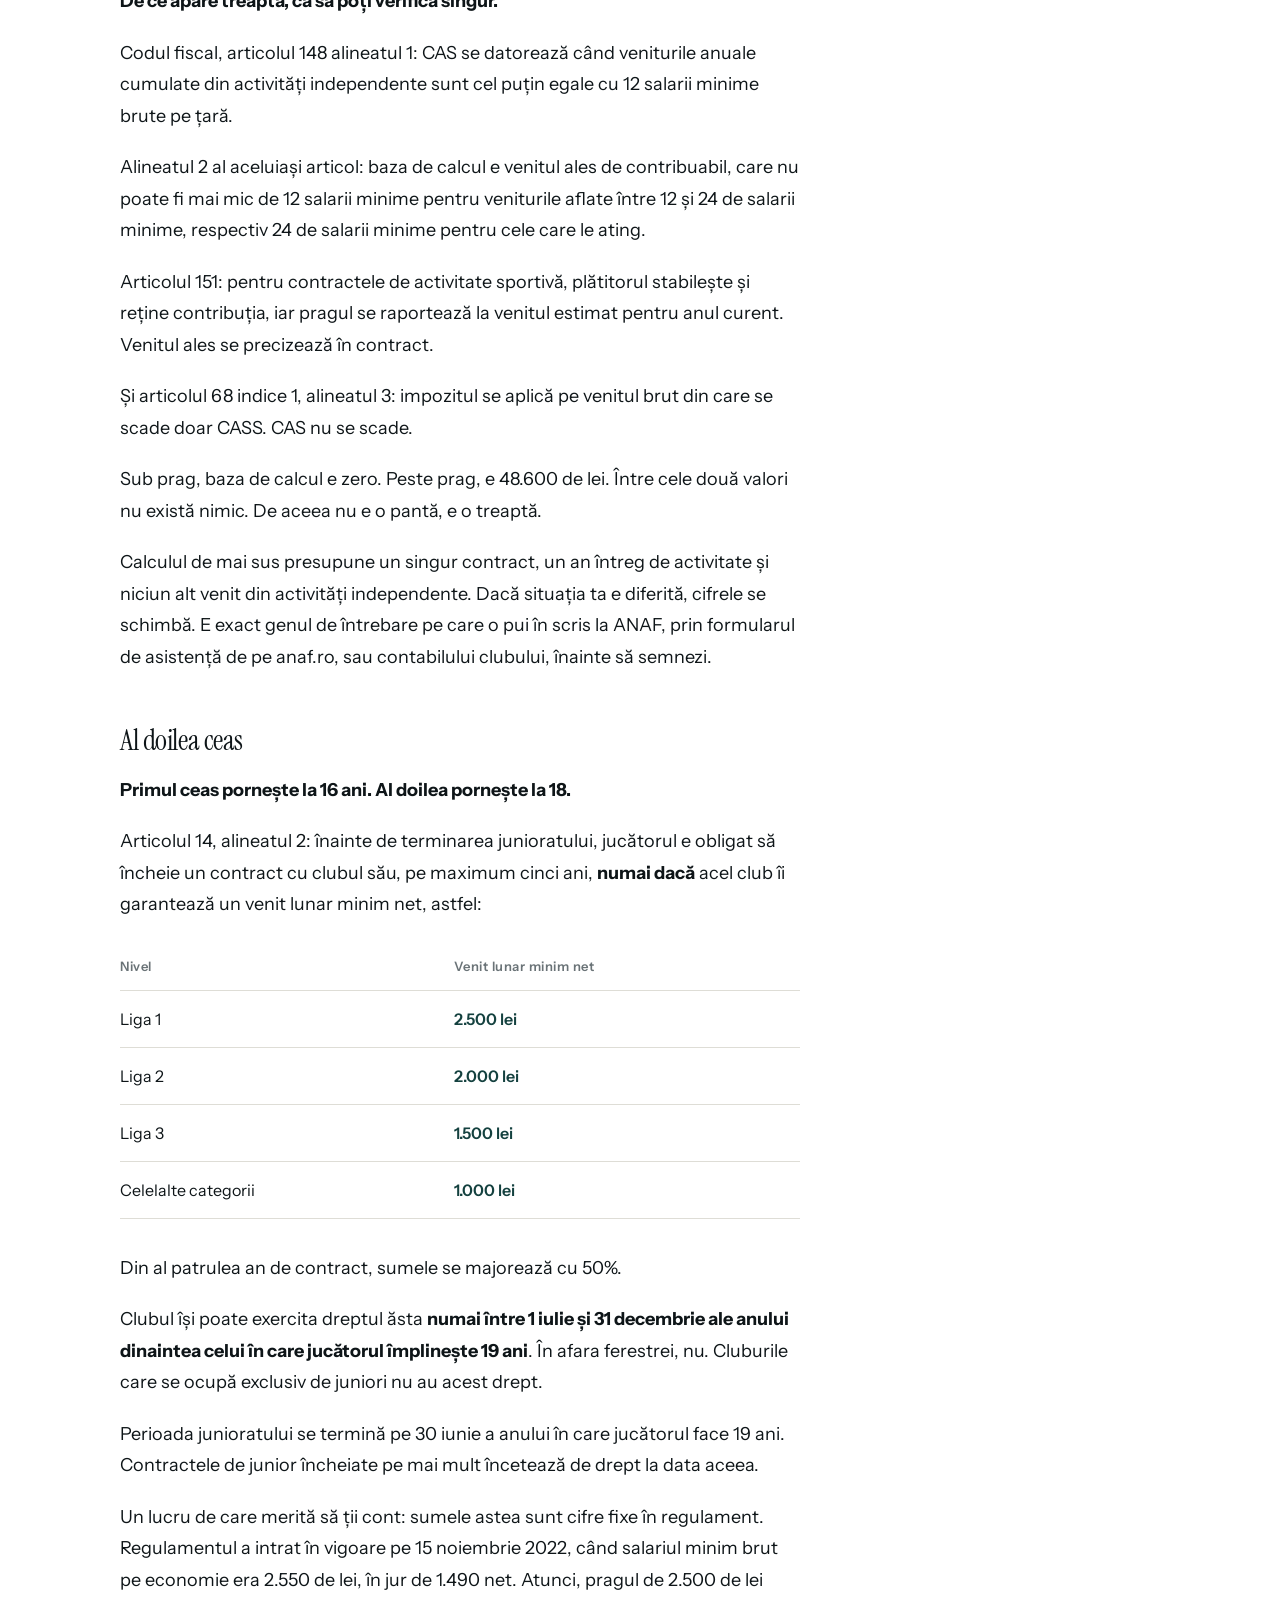
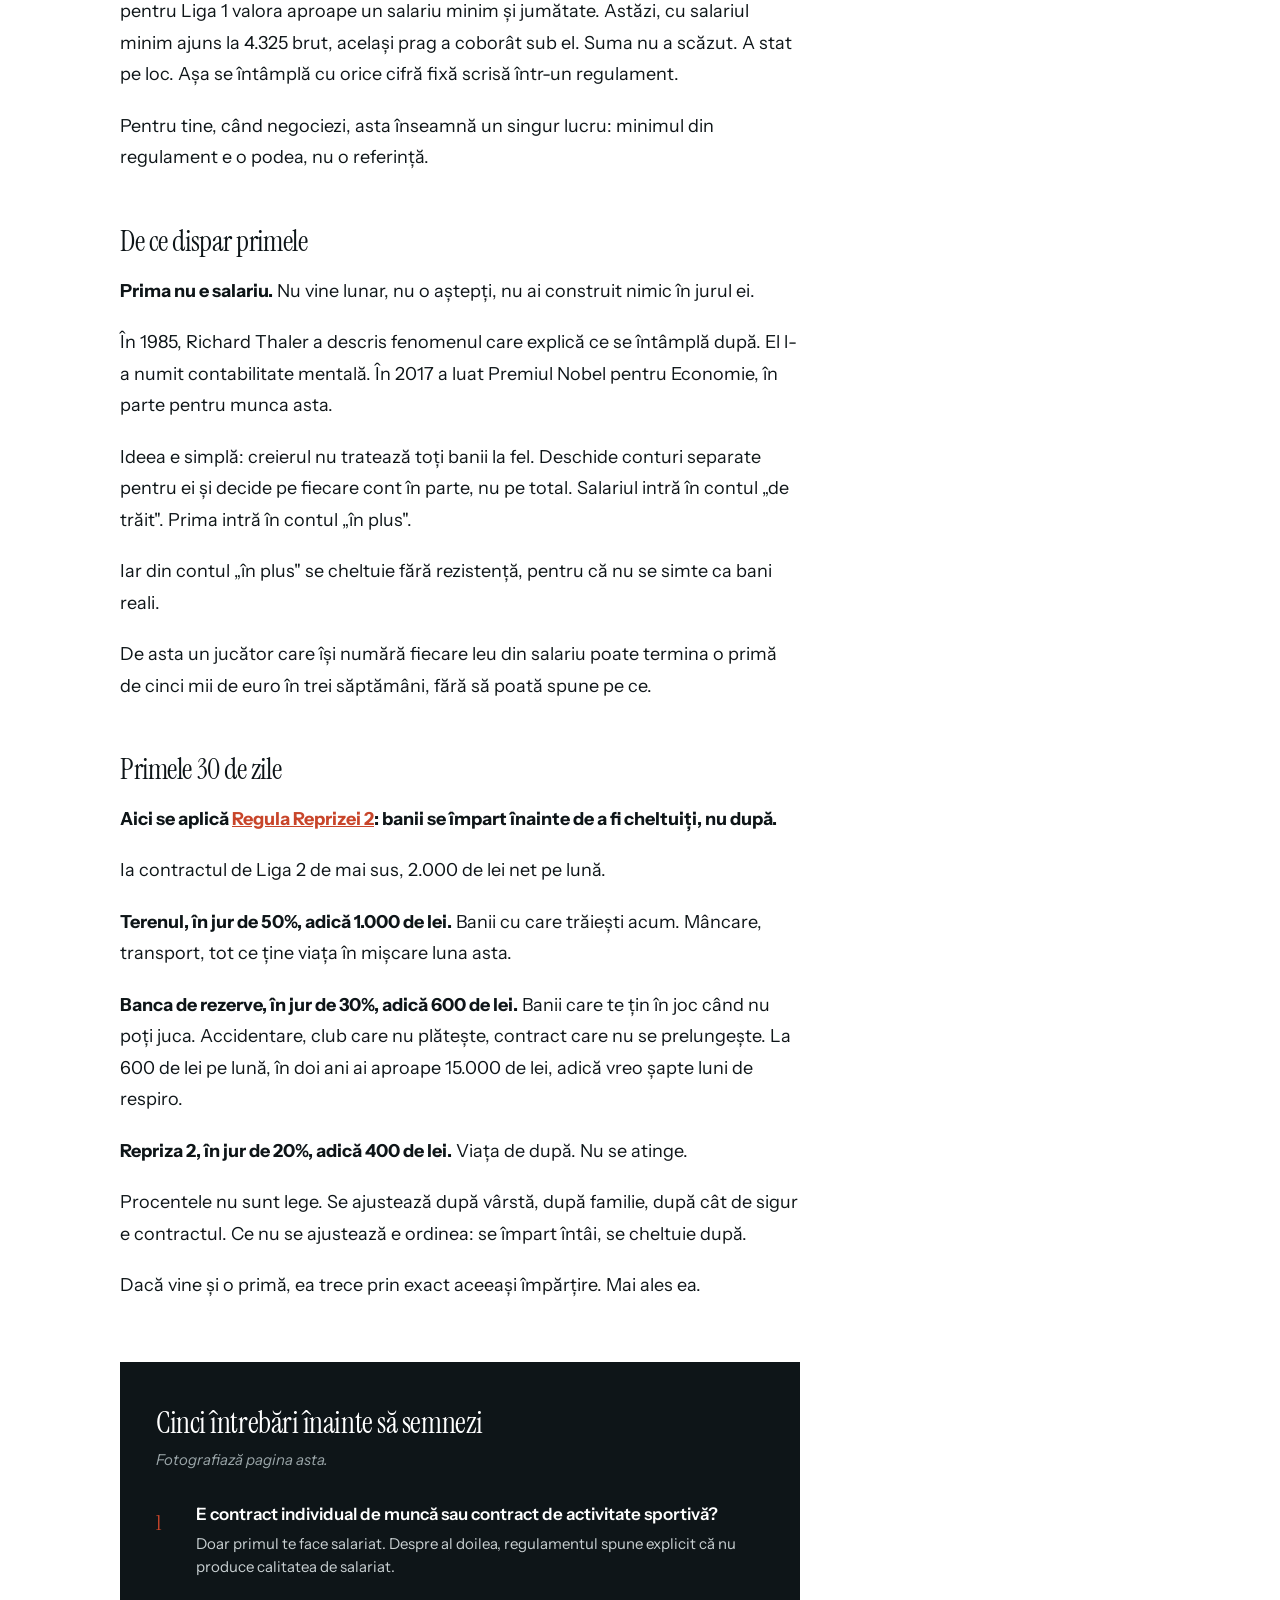
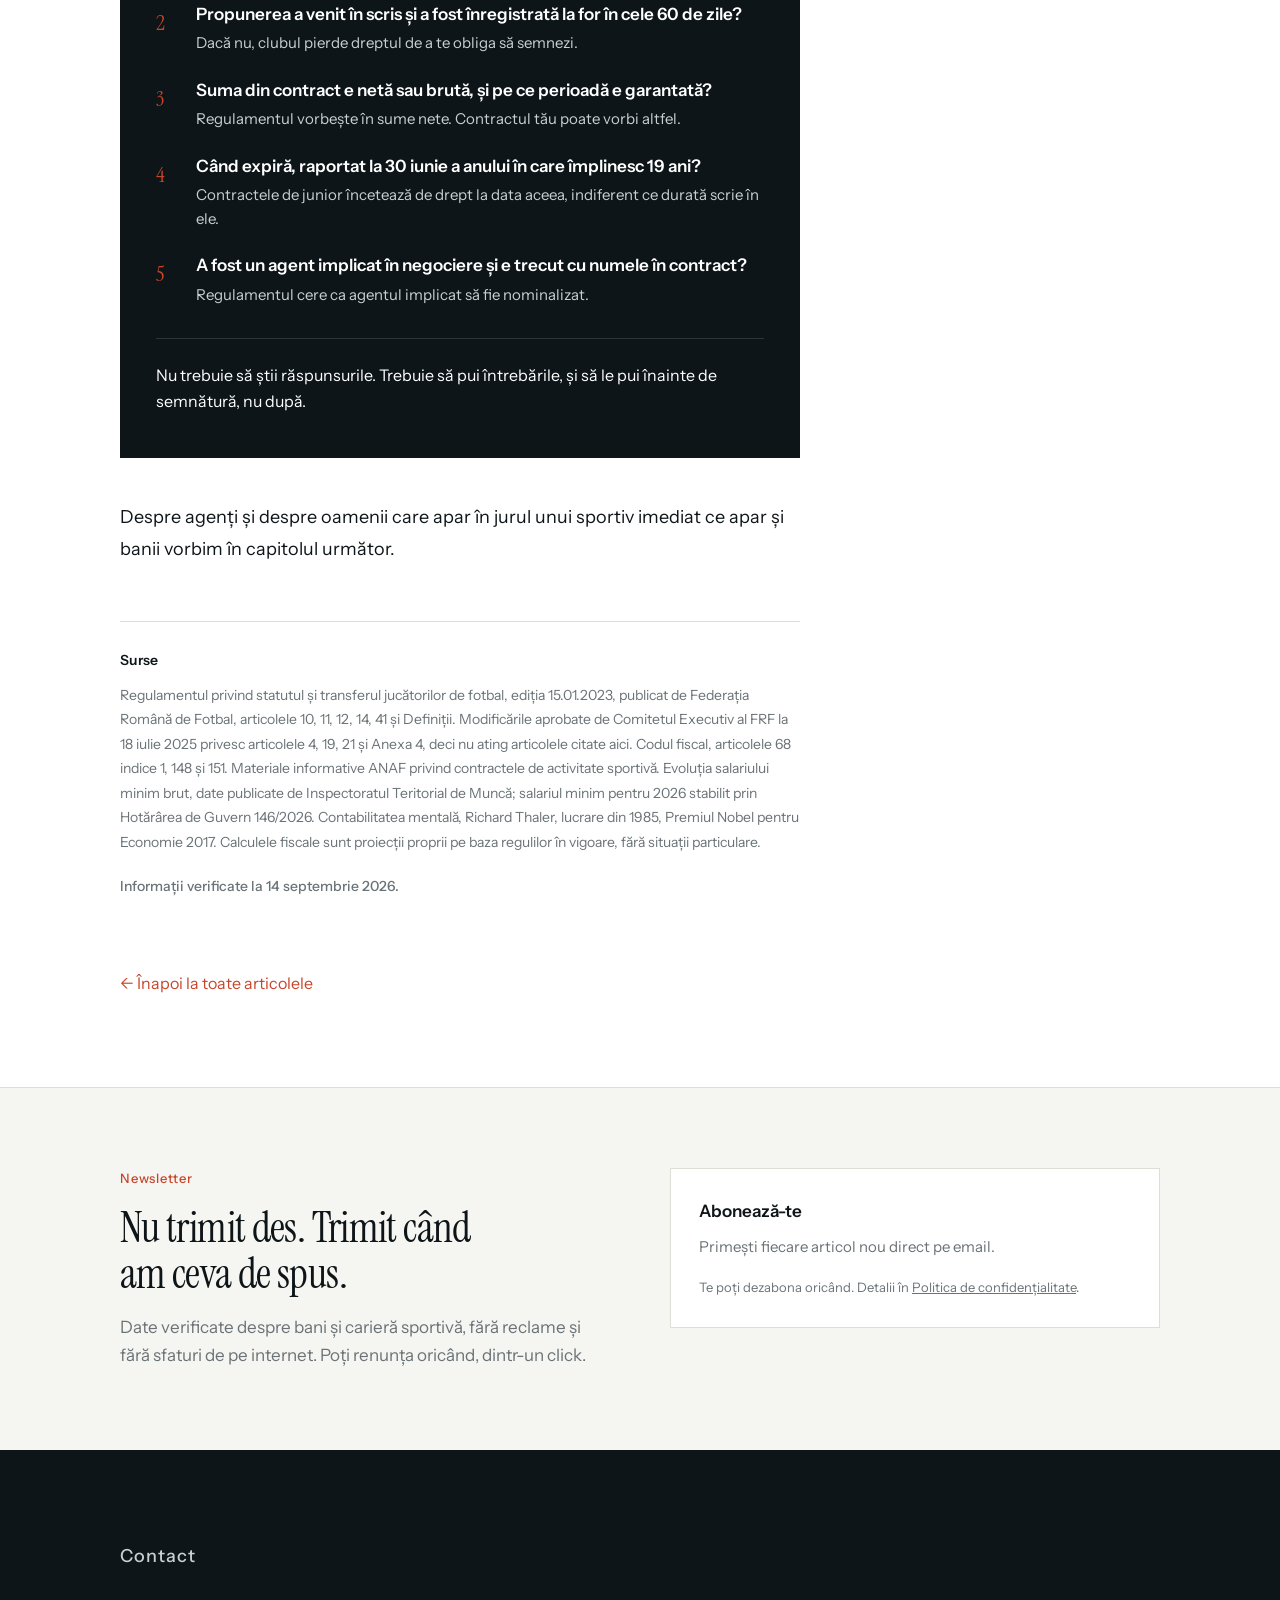
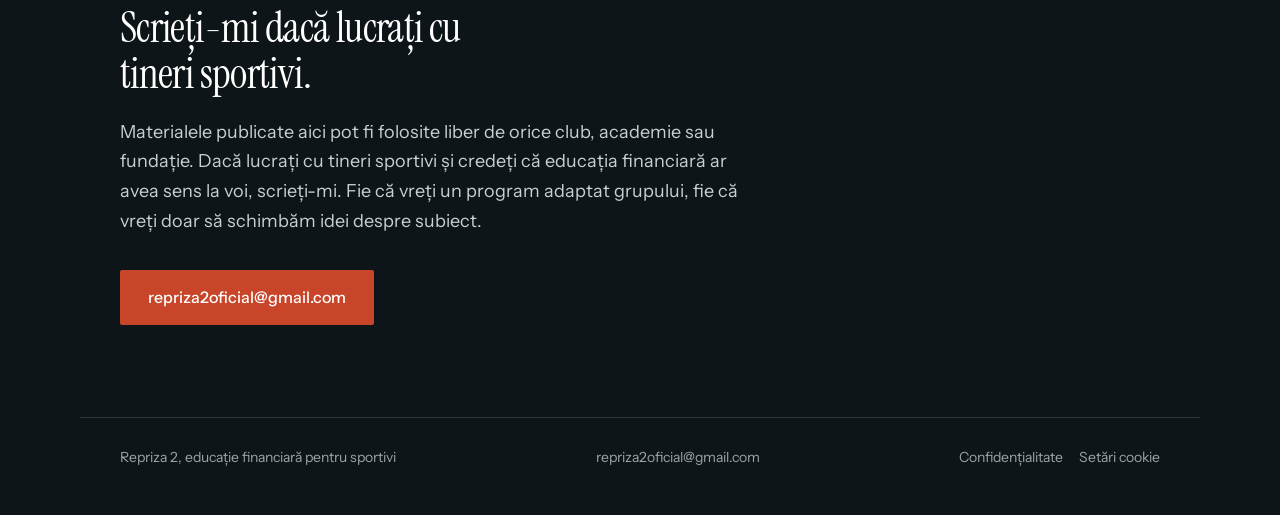
<file: articol-primul-contract.html>
<!DOCTYPE html>
<html lang="ro">
<head>
<meta charset="utf-8">
<meta name="viewport" content="width=device-width, initial-scale=1">
<title>La 16 ani, ai 60 de zile. | Repriza 2</title>
<meta name="description" content="Ce spune regulamentul FRF despre primul contract al unui junior: termenul de 60 de zile, sumele minime garantate, diferența dintre contractul de muncă și cel de activitate sportivă, și cât se reține din ce semnezi.">
<meta name="keywords" content="primul contract fotbalist, contract activitate sportiva, juniori fotbal, regulament FRF articolul 14, educatie financiara sportivi, impozit sportivi, CAS CASS sportivi">
<meta name="author" content="Ambrozi Andreea">
<meta name="robots" content="index, follow">
<link rel="canonical" href="https://repriza2.ro/articol-primul-contract.html">
<meta property="og:title" content="La 16 ani, ai 60 de zile.">
<meta property="og:description" content="Ziua în care un junior împlinește 16 ani pornește un termen despre care nu i-a spus nimeni. Ce se întâmplă în el decide cine alege următorii ani.">
<meta property="og:type" content="article">
<meta property="og:url" content="https://repriza2.ro/articol-primul-contract.html">
<meta property="og:locale" content="ro_RO">
<meta property="og:image" content="https://repriza2.ro/og-repriza2.png">
<meta property="og:image:width" content="1200">
<meta property="og:image:height" content="628">
<meta name="twitter:card" content="summary_large_image">
<meta name="twitter:image" content="https://repriza2.ro/og-repriza2.png">
<link rel="preconnect" href="https://fonts.googleapis.com">
<link rel="preconnect" href="https://fonts.gstatic.com" crossorigin>
<link href="https://fonts.googleapis.com/css2?family=Instrument+Sans:wght@400;500;600&family=Instrument+Serif&display=swap" rel="stylesheet">
<link rel="icon" href="/favicon.ico" sizes="any">
<link rel="icon" type="image/png" sizes="32x32" href="/favicon-32.png">
<link rel="apple-touch-icon" href="/apple-touch-icon.png">
<script>
  /* Google Analytics pornește doar după acordul vizitatorului (banner de cookie-uri). */
  window.dataLayer = window.dataLayer || [];
  function gtag(){dataLayer.push(arguments);}
  window.r2PornesteGA = function(){
    if (window.r2GA) return; window.r2GA = true;
    var s = document.createElement('script'); s.async = true;
    s.src = 'https://www.googletagmanager.com/gtag/js?id=G-DYVVWEW9CT';
    document.head.appendChild(s);
    gtag('js', new Date()); gtag('config', 'G-DYVVWEW9CT');
  };
  try { if (localStorage.getItem('r2-cookie') === 'da') window.r2PornesteGA(); } catch(e) {}
</script>
<script>
    (function(w,d,e,u,f,l,n){w[f]=w[f]||function(){(w[f].q=w[f].q||[])
    .push(arguments);},l=d.createElement(e),l.async=1,l.src=u,
    n=d.getElementsByTagName(e)[0],n.parentNode.insertBefore(l,n);})
    (window,document,'script','https://assets.mailerlite.com/js/universal.js','ml');
    ml('account', '2615364');
</script>
<script type="application/ld+json">
{
  "@context":"https://schema.org",
  "@type":"Article",
  "headline":"La 16 ani, ai 60 de zile.",
  "author":{"@type":"Person","name":"Ambrozi Andreea"},
  "datePublished":"2026-09-15T09:00:00+03:00",
  "inLanguage":"ro",
  "publisher":{"@type":"Organization","name":"Repriza 2"},
  "mainEntityOfPage":"https://repriza2.ro/articol-primul-contract.html"
}
</script>
<style>
:root{
  --ink:#0E1518;
  --ink-soft:#1A2428;
  --paper:#FFFFFF;
  --paper-2:#F5F5F1;
  --line:#DEDDD6;
  --line-dark:#2B3639;
  --muted:#6A7377;
  --muted-dark:#9AA5A8;
  --accent:#C8452A;
  --deep:#14413F;
}

*{box-sizing:border-box}
html{scroll-behavior:smooth}
@media (prefers-reduced-motion:reduce){html{scroll-behavior:auto}}

body{
  margin:0;
  background:var(--paper);
  color:var(--ink);
  font-family:"Instrument Sans",system-ui,sans-serif;
  font-size:17px;
  line-height:1.65;
  -webkit-font-smoothing:antialiased;
}

.wrap{max-width:1120px;margin:0 auto;padding:0 40px}
.col{max-width:680px}

/* ---------- nav ---------- */
.nav{position:relative;z-index:3}
.nav .wrap{display:flex;align-items:center;justify-content:space-between;padding:26px 40px}
.logo{font-size:17px;font-weight:600;letter-spacing:-.01em;text-decoration:none;color:#fff}
.logo em{font-style:normal;color:var(--accent)}
.nav a.lnk{font-size:15px;color:var(--muted-dark);text-decoration:none;margin-left:28px}
.nav a.lnk:hover{color:#fff}

.eyebrow{
  font-size:13px;letter-spacing:.06em;color:var(--accent);
  margin:0 0 22px;font-weight:500;
}

section{padding:88px 0}
.sec-label{font-size:13px;letter-spacing:.06em;color:var(--accent);font-weight:500;margin:0 0 16px}
h2{
  font-family:"Instrument Serif",Georgia,serif;font-weight:400;
  font-size:clamp(30px,3.6vw,42px);line-height:1.1;letter-spacing:-.015em;
  margin:0 0 24px;max-width:20ch;
}
p{margin:0 0 20px}
a{color:var(--accent)}

.btn{
  display:inline-block;background:var(--accent);color:#fff;
  text-decoration:none;font-size:16px;font-weight:500;
  padding:14px 28px;border-radius:2px;
  transition:background .15s ease;
}
.btn:hover{background:#A93820}

/* ---------- article page ---------- */
.art-head{background:var(--ink);color:#fff;padding-bottom:64px}
.art-head h1{
  font-family:"Instrument Serif",Georgia,serif;font-weight:400;
  font-size:clamp(34px,4.8vw,56px);line-height:1.06;letter-spacing:-.015em;
  margin:0 0 22px;max-width:19ch;
}
.art-meta{font-size:15px;color:var(--muted-dark)}
article{padding:70px 0 0}
article .col{font-size:18px;line-height:1.75}
.lead{font-size:23px;line-height:1.5;color:var(--deep);font-family:"Instrument Serif",Georgia,serif;margin-bottom:30px}
article h2{font-size:29px;margin:52px 0 18px;max-width:none}
figure{margin:44px 0}
figcaption{font-size:13px;color:var(--muted);margin-bottom:14px;letter-spacing:.03em}
blockquote{
  margin:48px 0;padding-left:26px;border-left:2px solid var(--accent);
  font-family:"Instrument Serif",Georgia,serif;font-size:25px;line-height:1.4;color:var(--deep);
}
article ul{padding-left:20px;margin:0 0 22px}
article li{margin-bottom:10px}
.src{font-size:14px;color:var(--muted);border-top:1px solid var(--line);padding-top:26px;margin:56px 0 0}
.src h4{font-size:14px;font-weight:600;margin:0 0 10px;color:var(--ink);letter-spacing:.02em}
.checked{font-size:14px;color:var(--muted);margin-top:18px;font-weight:500}
.back{display:inline-block;margin:50px 0 90px;font-size:16px;text-decoration:none;color:var(--accent)}
.back:hover{text-decoration:underline}

/* ---------- casetă de intrare ---------- */
.inbox{
  background:var(--paper-2);border:1px solid var(--line);
  padding:28px 30px;margin:0 0 44px;
}
.inbox h3{
  font-size:13px;letter-spacing:.06em;color:var(--accent);
  font-weight:500;margin:0 0 16px;text-transform:none;
}
.inbox ul{list-style:none;padding:0;margin:0 0 18px}
.inbox li{
  font-size:16px;line-height:1.5;margin-bottom:9px;padding-left:18px;position:relative;
}
.inbox li:before{
  content:"";position:absolute;left:0;top:10px;
  width:7px;height:7px;background:var(--deep);
}
.inbox p.route{
  font-size:15px;color:var(--muted);margin:0;
  border-top:1px solid var(--line);padding-top:16px;line-height:1.55;
}

/* ---------- tabel ---------- */
.tbl-wrap{overflow-x:auto;margin:34px 0}
table{border-collapse:collapse;width:100%;font-size:16px}
th{
  text-align:left;font-weight:600;font-size:13px;letter-spacing:.04em;
  color:var(--muted);border-bottom:1px solid var(--line);padding:0 18px 12px 0;
}
td{padding:14px 18px 14px 0;border-bottom:1px solid var(--line)}
td.num{font-weight:600;color:var(--deep);white-space:nowrap}

/* ---------- blocul de întrebări ---------- */
.ask{background:var(--ink);color:#fff;padding:44px 36px;margin:60px 0 0}
.ask h2{color:#fff;font-size:30px;margin:0 0 8px;max-width:none}
.ask .sub{font-size:15px;color:var(--muted-dark);margin:0 0 30px;font-style:italic}
.ask ol{list-style:none;counter-reset:q;padding:0;margin:0}
.ask li{
  counter-increment:q;margin:0 0 24px;padding-left:40px;position:relative;
}
.ask li:before{
  content:counter(q);position:absolute;left:0;top:1px;
  font-family:"Instrument Serif",Georgia,serif;font-size:22px;color:var(--accent);
}
.ask b{display:block;font-size:17px;font-weight:600;margin-bottom:5px;line-height:1.4}
.ask span{display:block;font-size:15px;color:#C9D0D2;line-height:1.55}
.ask .close{
  font-size:16px;color:#fff;margin:32px 0 0;padding-top:24px;
  border-top:1px solid var(--line-dark);line-height:1.6;
}

/* ---------- cta / newsletter / footer ---------- */
.cta{background:var(--ink);color:#fff;padding:92px 0}
.cta h2{color:#fff;margin-bottom:20px}
.cta p{color:#C9D0D2;max-width:52ch;font-size:18px;margin-bottom:34px}

footer{background:var(--ink);color:var(--muted-dark);font-size:14px;padding:0 0 46px}
footer .wrap{border-top:1px solid var(--line-dark);padding-top:28px;display:flex;justify-content:space-between;flex-wrap:wrap;gap:14px}
footer a{color:var(--muted-dark);text-decoration:none}
footer a:hover{color:#fff}

.news{background:var(--paper-2);border-top:1px solid var(--line);padding:80px 0}
.news-grid{display:grid;grid-template-columns:1fr 1fr;gap:60px;align-items:start}
.news h2{margin-bottom:16px}
.news p.intro{color:var(--muted);margin-bottom:0}
.news .formbox{background:var(--paper);border:1px solid var(--line);padding:28px}
.news .formbox h3{font-size:17px;font-weight:600;margin:0 0 10px}
.news .formbox p{font-size:15px;color:var(--muted);margin:0 0 18px}
@media (max-width:900px){.news-grid{grid-template-columns:1fr;gap:32px}}

@media (max-width:640px){
  body{font-size:16px}
  .wrap{padding:0 22px}
  .nav .wrap{padding:20px 22px}
  .nav a.lnk{margin-left:16px;font-size:14px}
  section{padding:60px 0}
  .inbox{padding:24px 22px}
  .ask{padding:34px 24px}
  .ask h2{font-size:25px}
}

a:focus-visible,.btn:focus-visible{outline:2px solid var(--accent);outline-offset:3px}

/* ---------- meniu telefon ---------- */
.logo{white-space:nowrap}
.hero-in{padding-top:60px}
.burger{display:none}
.menu-panel{display:none}
@media (max-width:640px){
  .nav .wrap{padding:16px 22px}
  .nav .links{display:none}
  .burger{display:flex;flex-direction:column;justify-content:center;gap:6px;width:44px;height:44px;margin-right:-10px;padding:10px;background:none;border:0;cursor:pointer}
  .burger span{display:block;height:2px;width:24px;background:#fff;border-radius:1px}
  .menu-panel:not([hidden]){display:block;position:absolute;left:0;right:0;top:76px;min-height:calc(100vh - 76px);background:var(--ink);border-top:1px solid var(--line-dark);padding:8px 22px 28px;z-index:5}
  .menu-panel a{display:block;font-size:13px;font-weight:500;letter-spacing:.06em;color:#fff;text-decoration:none;padding:16px 0;border-bottom:1px solid var(--line-dark)}
  .menu-panel a.menu-cta{font-size:16px;letter-spacing:0;background:var(--accent);text-align:center;margin-top:28px;padding:16px;border:0;border-radius:2px}
  .hero-in{padding-top:36px}
}
.burger:focus-visible,.menu-panel a:focus-visible{outline:2px solid var(--accent);outline-offset:3px}

/* ---------- formular MailerLite, adus la stilul site-ului ---------- */
.formbox .ml-form-embedContainer{display:block !important;width:100% !important}
.formbox .ml-form-embedContainer .ml-form-embedWrapper,.formbox .ml-form-embedContainer .ml-form-embedWrapper.embedForm{display:block !important;max-width:none !important;width:100% !important;background:transparent !important;border-radius:0 !important}
.formbox .ml-form-embedContainer .ml-form-align-center,.formbox .ml-form-embedContainer .ml-form-align-left{text-align:left !important}
.formbox .ml-form-embedContainer .ml-form-embedWrapper .ml-form-embedBody,
.formbox .ml-form-embedContainer .ml-form-embedWrapper .ml-form-successBody{padding:0 !important}
.formbox .ml-form-embedContainer .ml-form-embedBody .ml-form-embedContent{display:none !important}
.formbox .ml-form-embedContainer .ml-form-fieldRow{margin:0 0 10px !important}
.formbox .ml-form-embedContainer input.form-control{width:100% !important;box-sizing:border-box !important;font-family:"Instrument Sans",system-ui,sans-serif !important;font-size:16px !important;color:var(--ink) !important;border:1px solid var(--line) !important;border-radius:2px !important;padding:13px 14px !important;height:auto !important;background:var(--paper) !important}
.formbox .ml-form-embedContainer input.form-control:focus{outline:2px solid var(--accent) !important;outline-offset:1px;border-color:var(--accent) !important}
.formbox .ml-form-embedContainer .ml-form-embedSubmit{margin:0 !important}
.formbox .ml-form-embedContainer .ml-form-embedWrapper .ml-form-embedBody .ml-form-embedSubmit button.primary,.formbox .ml-form-embedContainer .ml-form-embedSubmit button.primary{font-family:"Instrument Sans",system-ui,sans-serif !important;font-size:16px !important;font-weight:500 !important;background:var(--accent) !important;color:#fff !important;border:0 !important;border-radius:2px !important;padding:14px !important;height:auto !important;width:100% !important}
.formbox .ml-form-embedContainer .ml-form-embedSubmit button.primary:hover{background:#A93820 !important}
.formbox .ml-form-embedContainer .ml-form-successContent h4{font-family:"Instrument Serif",Georgia,serif !important;font-weight:400 !important;font-size:26px !important;color:var(--deep) !important;margin:0 0 6px !important}
.formbox .ml-form-embedContainer .ml-form-successContent p{font-family:"Instrument Sans",system-ui,sans-serif !important;font-size:15px !important;color:var(--muted) !important;margin:0 !important}
.formbox .ml-form-embedContainer .ml-form-successBody{border-left:2px solid var(--accent);padding-left:16px !important}

/* butonul MailerLite: regula lor folosește id-ul formularului, deci îl folosim și noi */
#mlb2-45575444.ml-form-embedContainer .ml-form-embedWrapper .ml-form-embedBody .ml-form-embedSubmit button.primary{font-family:"Instrument Sans",system-ui,sans-serif !important;font-size:16px !important;font-weight:500 !important;background:#C8452A !important;border-radius:2px !important}
#mlb2-45575444.ml-form-embedContainer .ml-form-embedWrapper .ml-form-embedBody .ml-form-embedSubmit button.primary:hover{background:#A93820 !important}
#mlb2-45575444.ml-form-embedContainer .ml-form-embedWrapper .ml-form-embedBody .form-control{font-family:"Instrument Sans",system-ui,sans-serif !important;font-size:16px !important}

/* ---------- banner cookie-uri ---------- */
.cookie-bar{position:fixed;left:0;right:0;bottom:0;z-index:50;background:var(--ink);color:#fff;border-top:2px solid var(--accent);padding:20px 22px calc(22px + env(safe-area-inset-bottom,0px))}
.cookie-bar .in{max-width:1120px;margin:0 auto;display:flex;align-items:center;gap:20px 32px;flex-wrap:wrap}
.cookie-bar .txt{flex:1 1 420px;min-width:0}
.cookie-bar p{margin:0 0 4px;font-size:15px;line-height:1.5;color:#E3E7E8}
.cookie-bar a{color:#fff;font-size:14px}
.cookie-bar .btns{display:grid;grid-template-columns:1fr 1fr;gap:10px;flex:0 1 360px;min-width:0}
.cookie-bar button{font:500 15px/1.2 "Instrument Sans",system-ui,sans-serif;padding:13px 10px;border-radius:2px;cursor:pointer;background:transparent;color:#fff;border:1px solid #fff}
.cookie-bar button:hover{background:#fff;color:var(--ink)}
.cookie-bar button:focus-visible{outline:2px solid var(--accent);outline-offset:2px}
@media (max-width:640px){.cookie-bar .btns{flex:1 1 100%}}
footer .legal a{margin-left:16px}
footer .legal a:first-child{margin-left:0}
footer .legal button{background:none;border:0;padding:0;margin-left:16px;font:inherit;color:var(--muted-dark);cursor:pointer}
footer .legal button:hover{color:#fff}
.news .formbox p.form-note{font-size:13px;color:var(--muted);margin:12px 0 0}
.news .formbox p.form-note a{color:var(--muted)}
</style>
</head>
<body>

<div class="art-head">
  <div class="nav">
    <div class="wrap">
      <a class="logo" href="index.html">Repriza <em>2</em></a>
      <div class="links">
        <a class="lnk" href="index.html#program">Program</a>
        <a class="lnk" href="articole.html">Articole</a>
        <a class="lnk" href="index.html#despre">Despre</a>
        <a class="lnk" href="index.html#newsletter">Newsletter</a>
        <a class="lnk" href="index.html#contact">Contact</a>
      </div>
      <button class="burger" id="burger" type="button" aria-label="Deschide meniul" aria-expanded="false" aria-controls="menu-panel"><span></span><span></span><span></span></button>
    </div>
    <nav class="menu-panel" id="menu-panel" aria-label="Meniu" hidden>
      <a href="index.html#program">Program</a>
      <a href="articole.html">Articole</a>
      <a href="index.html#despre">Despre</a>
      <a href="index.html#newsletter">Newsletter</a>
      <a class="menu-cta" href="index.html#contact">Scrie-mi</a>
    </nav>
  </div>

  <div class="wrap hero-in">
    <p class="eyebrow">Articol</p>
    <h1>La 16 ani, ai 60 de zile.</h1>
    <p class="art-meta">Ambrozi Andreea · Septembrie 2026</p>
  </div>
</div>

<article>
  <div class="wrap">
    <div class="col">

      <p class="lead">În ziua în care un junior împlinește 16 ani pornește un termen despre care, de obicei, nu i-a spus nimeni. Are 60 de zile. Ce se întâmplă în ele decide dacă următorii ani îi alege el sau clubul.</p>

      <div class="inbox">
        <h3>Ce găsești aici</h3>
        <ul>
          <li>Ce se întâmplă în cele 60 de zile de după ziua în care împlinești 16 ani.</li>
          <li>Diferența dintre contractul de muncă și contractul de activitate sportivă.</li>
          <li>Cât se reține din ce semnezi, și de ce 200 de lei în plus te pot costa aproape 12.000.</li>
          <li>Sumele minime pe care clubul trebuie să ți le garanteze, pe ligi.</li>
          <li>Cinci întrebări de pus înainte să semnezi.</li>
        </ul>
        <p class="route">Dacă tocmai ai împlinit 16 ani și ai primit o propunere, ai nevoie de primele două secțiuni și de ultima. Restul rămâne aici pentru când îți va trebui.</p>
      </div>

      <p>Regulamentul privind statutul și transferul jucătorilor de fotbal, articolul 14, alineatul 1, litera a, spune că de la 16 ani împliniți jucătorii juniori <strong>sunt obligați</strong> să încheie primul contract cu clubul la care sunt legitimați, dacă în maximum 60 de zile de la împlinirea vârstei clubul le propune un contract care le asigură un venit lunar net de 800 de lei pe perioada junioratului.</p>

      <p>Cuvântul care contează e „obligați".</p>

      <p>Nu e o ofertă. E un mecanism.</p>

      <h2>Cele trei ieșiri</h2>

      <p><strong>Din cele 60 de zile se iese pe exact trei drumuri, și fiecare duce în altă parte.</strong></p>

      <figure>
        <figcaption>Ce se poate întâmpla în cele 60 de zile de la împlinirea vârstei de 16 ani</figcaption>
        <svg viewBox="0 0 700 230" width="100%" role="img" xmlns="http://www.w3.org/2000/svg" aria-label="Linia timpului de 60 de zile și cele trei rezultate posibile: clubul propune contract și jucătorul e obligat să semneze, jucătorul refuză și rămâne amator fără drept de transfer, sau clubul nu propune nimic și jucătorul poate semna cu alt club">
          <text x="0" y="14" font-family="Instrument Sans,sans-serif" font-size="13" fill="#6A7377">împlinești 16 ani</text>
          <text x="600" y="14" font-family="Instrument Sans,sans-serif" font-size="13" fill="#6A7377">ziua 60</text>
          <rect x="0" y="26" width="700" height="10" fill="#DEDDD6"/>
          <rect x="0" y="26" width="4" height="10" fill="#14413F"/>
          <rect x="696" y="26" width="4" height="10" fill="#14413F"/>

          <rect x="0" y="72" width="7" height="30" fill="#14413F"/>
          <text x="20" y="85" font-family="Instrument Sans,sans-serif" font-size="15" fill="#0E1518" font-weight="600">Clubul propune minimum 800 lei net</text>
          <text x="20" y="104" font-family="Instrument Sans,sans-serif" font-size="14" fill="#6A7377">Ești obligat să semnezi. Devii profesionist.</text>

          <rect x="0" y="130" width="7" height="30" fill="#C8452A"/>
          <text x="20" y="143" font-family="Instrument Sans,sans-serif" font-size="15" fill="#0E1518" font-weight="600">Refuzi propunerea</text>
          <text x="20" y="162" font-family="Instrument Sans,sans-serif" font-size="14" fill="#6A7377">Rămâi amator la același club. Te transferi doar cu acordul lui.</text>

          <rect x="0" y="188" width="7" height="30" fill="#14413F"/>
          <text x="20" y="201" font-family="Instrument Sans,sans-serif" font-size="15" fill="#0E1518" font-weight="600">Clubul nu propune nimic în 60 de zile</text>
          <text x="20" y="220" font-family="Instrument Sans,sans-serif" font-size="14" fill="#6A7377">Poți semna cu alt club, fără acordul clubului actual.</text>
        </svg>
      </figure>

      <p><strong>Clubul îți propune contract cu cel puțin 800 de lei net.</strong> Semnezi. Din acel moment nu mai ești amator. Articolul 10, alineatul 3, spune că un jucător amator dobândește statutul de profesionist de la data încheierii primului contract.</p>

      <p><strong>Refuzi.</strong> Rămâi legitimat ca amator la același club și, spune litera b, nu te mai poți transfera decât cu acordul lui. Clubul poate sesiza comisia competentă în 10 zile de la expirarea termenului. Ai spus nu unei sume mici și ai primit în schimb o ușă închisă.</p>

      <p><strong>Clubul nu îți propune nimic în 60 de zile.</strong> Aici se schimbă totul. Litera c spune că poți încheia contract cu alt club <strong>fără acordul</strong> clubului la care ești legitimat.</p>

      <p>Al treilea drum e singurul în care decizia e complet a ta. Și e singurul care depinde de ce face clubul, nu de ce faci tu.</p>

      <h2>Detaliul pe care nimeni nu îl citește</h2>

      <p><strong>Propunerea de contract nu e o discuție pe marginea terenului.</strong></p>

      <p>Regulamentul cere ca ea să fie formulată în scris și comunicată jucătorului personal, sub semnătură de primire, sau prin scrisoare recomandată cu confirmare de primire. Iar clubul e obligat să înregistreze propunerea la forul competent <strong>în interiorul celor 60 de zile</strong>, sub sancțiunea decăderii din dreptul de a te obliga să semnezi.</p>

      <p>Adică: dacă nu e în scris, dacă nu ți-a fost comunicată cum trebuie, dacă nu a fost înregistrată la timp, clubul pierde pârghia.</p>

      <p>Asta nu e un truc. E procedura scrisă în regulament, gândită ca să nu te poată obliga nimeni pe baza unei conversații pe care o ții minte doar tu.</p>

      <p>Mai e ceva, la alineatul 4 al aceluiași articol: jucătorii nu sunt obligați să semneze dacă propunerea conține clauze incompatibile cu prevederile regulamentare.</p>

      <h2>Ce semnezi, de fapt</h2>

      <p><strong>Un fotbalist profesionist din România poate avea două tipuri complet diferite de contract, iar regulamentul le tratează separat.</strong> E partea cea mai importantă a acestui text, și cea despre care am găsit cel mai puțin scris oriunde.</p>

      <p><strong>Articolul 11: contractul individual de muncă.</strong> Ești salariat. Ți se aplică Codul muncii. Contractul se încheie în patru exemplare și se înregistrează inclusiv la inspectoratul teritorial de muncă.</p>

      <p><strong>Articolul 12: contractul de activitate sportivă.</strong> Aici, alineatul 2 spune fără niciun echivoc:</p>

      <blockquote>„Contractul de activitate sportivă nu produce ca efect dobândirea calităţii de salariat."</blockquote>

      <p>Nu ești angajat. Nu ți se aplică Codul muncii. Tot ce ține de concediu, de perioade fără activitate, de protecțiile pe care un angajat le are automat, depinde de ce scrie în contractul tău, nu de lege.</p>

      <p>Un puști de 16 ani semnează, în majoritatea cazurilor, varianta a doua, pentru că așa se lucrează în fotbal. Nu pentru că a comparat, ci pentru că nimeni nu i-a spus că există o comparație de făcut.</p>

      <p>Nu îți spun care e mai bună. Depinde de club, de sumă, de ce scrie în contract. Îți spun că sunt două lucruri diferite și că diferența se vede abia peste ani, când ai nevoie de ea.</p>

      <h2>Ce intră, de fapt, în cont</h2>

      <p><strong>Regulamentul vorbește în sume nete, ceea ce e o veste bună, pentru că suma din contract e suma pe care o vezi.</strong> Dar merită să știi ce se întâmplă între ce plătește clubul și ce primești tu.</p>

      <p>Pentru contractul de activitate sportivă, Codul fiscal, articolul 68 indice 1, spune că plătitorul, adică clubul, calculează, reține și plătește. Impozitul e de 10%, aplicat la venitul brut din care se scade contribuția de sănătate, și e impozit final. La asta se adaugă CASS, 10% din brut.</p>

      <p>Până aici, se rețin 19% din brut.</p>

      <p>Un contract de Liga 2 la minimul din regulament, 2.000 de lei net pe lună, înseamnă aproximativ 2.469 de lei brut, adică în jur de 29.600 de lei pe an.</p>

      <p>Și acum partea care surprinde pe toată lumea.</p>

      <p>Peste 12 salarii minime pe an se datorează și CAS, contribuția la pensie, 25%, calculată pe o bază de cel puțin 12 salarii minime. Pentru 2026 pragul e de 48.600 de lei, pentru că plafoanele se calculează cu salariul minim în vigoare la 1 ianuarie, adică 4.050 de lei. Majorarea la 4.325 din iulie nu îl schimbă.</p>

      <p><strong>Pragul nu e o pantă. E o treaptă.</strong></p>

      <figure>
        <figcaption>Ce rămâne net, la două venituri brute anuale aflate de o parte și de alta a pragului</figcaption>
        <svg viewBox="0 0 700 150" width="100%" role="img" xmlns="http://www.w3.org/2000/svg" aria-label="La 48.500 lei brut pe an rămân 39.285 lei net, la 48.700 lei brut rămân 27.297 lei net">
          <text x="0" y="24" font-family="Instrument Sans,sans-serif" font-size="14" fill="#0E1518">48.500 lei brut / an</text>
          <rect x="175" y="10" width="393" height="24" fill="#14413F"/>
          <text x="580" y="28" font-family="Instrument Sans,sans-serif" font-size="14" fill="#6A7377">39.285 net</text>

          <text x="0" y="82" font-family="Instrument Sans,sans-serif" font-size="14" fill="#0E1518">48.700 lei brut / an</text>
          <rect x="175" y="68" width="273" height="24" fill="#C8452A"/>
          <text x="460" y="86" font-family="Instrument Sans,sans-serif" font-size="14" fill="#6A7377">27.297 net</text>

          <text x="175" y="128" font-family="Instrument Sans,sans-serif" font-size="14" fill="#0E1518">200 de lei brut în plus, aproape 12.000 de lei net în minus.</text>
        </svg>
      </figure>

      <p>Un jucător cu 48.500 de lei brut pe an rămâne cu aproximativ 39.285 net. Unul cu 48.700 de lei brut, adică 200 de lei în plus, rămâne cu aproximativ 27.297.</p>

      <p>Câștigi 200 de lei și pierzi aproape 12.000. Nu e o eroare de calcul. Iar dacă negociezi o mărire care te duce exact peste prag, ai făcut o afacere proastă fără să știi.</p>

      <p><strong>De ce apare treapta, ca să poți verifica singur.</strong></p>

      <p>Codul fiscal, articolul 148 alineatul 1: CAS se datorează când veniturile anuale cumulate din activități independente sunt cel puțin egale cu 12 salarii minime brute pe țară.</p>

      <p>Alineatul 2 al aceluiași articol: baza de calcul e venitul ales de contribuabil, care nu poate fi mai mic de 12 salarii minime pentru veniturile aflate între 12 și 24 de salarii minime, respectiv 24 de salarii minime pentru cele care le ating.</p>

      <p>Articolul 151: pentru contractele de activitate sportivă, plătitorul stabilește și reține contribuția, iar pragul se raportează la venitul estimat pentru anul curent. Venitul ales se precizează în contract.</p>

      <p>Și articolul 68 indice 1, alineatul 3: impozitul se aplică pe venitul brut din care se scade doar CASS. CAS nu se scade.</p>

      <p>Sub prag, baza de calcul e zero. Peste prag, e 48.600 de lei. Între cele două valori nu există nimic. De aceea nu e o pantă, e o treaptă.</p>

      <p>Calculul de mai sus presupune un singur contract, un an întreg de activitate și niciun alt venit din activități independente. Dacă situația ta e diferită, cifrele se schimbă. E exact genul de întrebare pe care o pui în scris la ANAF, prin formularul de asistență de pe anaf.ro, sau contabilului clubului, înainte să semnezi.</p>

      <h2>Al doilea ceas</h2>

      <p><strong>Primul ceas pornește la 16 ani. Al doilea pornește la 18.</strong></p>

      <p>Articolul 14, alineatul 2: înainte de terminarea junioratului, jucătorul e obligat să încheie un contract cu clubul său, pe maximum cinci ani, <strong>numai dacă</strong> acel club îi garantează un venit lunar minim net, astfel:</p>

      <div class="tbl-wrap">
        <table>
          <thead>
            <tr><th>Nivel</th><th>Venit lunar minim net</th></tr>
          </thead>
          <tbody>
            <tr><td>Liga 1</td><td class="num">2.500 lei</td></tr>
            <tr><td>Liga 2</td><td class="num">2.000 lei</td></tr>
            <tr><td>Liga 3</td><td class="num">1.500 lei</td></tr>
            <tr><td>Celelalte categorii</td><td class="num">1.000 lei</td></tr>
          </tbody>
        </table>
      </div>

      <p>Din al patrulea an de contract, sumele se majorează cu 50%.</p>

      <p>Clubul își poate exercita dreptul ăsta <strong>numai între 1 iulie și 31 decembrie ale anului dinaintea celui în care jucătorul împlinește 19 ani</strong>. În afara ferestrei, nu. Cluburile care se ocupă exclusiv de juniori nu au acest drept.</p>

      <p>Perioada junioratului se termină pe 30 iunie a anului în care jucătorul face 19 ani. Contractele de junior încheiate pe mai mult încetează de drept la data aceea.</p>

      <p>Un lucru de care merită să ții cont: sumele astea sunt cifre fixe în regulament. Regulamentul a intrat în vigoare pe 15 noiembrie 2022, când salariul minim brut pe economie era 2.550 de lei, în jur de 1.490 net. Atunci, pragul de 2.500 de lei pentru Liga 1 valora aproape un salariu minim și jumătate. Astăzi, cu salariul minim ajuns la 4.325 brut, același prag a coborât sub el. Suma nu a scăzut. A stat pe loc. Așa se întâmplă cu orice cifră fixă scrisă într-un regulament.</p>

      <p>Pentru tine, când negociezi, asta înseamnă un singur lucru: minimul din regulament e o podea, nu o referință.</p>

      <h2>De ce dispar primele</h2>

      <p><strong>Prima nu e salariu.</strong> Nu vine lunar, nu o aștepți, nu ai construit nimic în jurul ei.</p>

      <p>În 1985, Richard Thaler a descris fenomenul care explică ce se întâmplă după. El l-a numit contabilitate mentală. În 2017 a luat Premiul Nobel pentru Economie, în parte pentru munca asta.</p>

      <p>Ideea e simplă: creierul nu tratează toți banii la fel. Deschide conturi separate pentru ei și decide pe fiecare cont în parte, nu pe total. Salariul intră în contul „de trăit". Prima intră în contul „în plus".</p>

      <p>Iar din contul „în plus" se cheltuie fără rezistență, pentru că nu se simte ca bani reali.</p>

      <p>De asta un jucător care își numără fiecare leu din salariu poate termina o primă de cinci mii de euro în trei săptămâni, fără să poată spune pe ce.</p>

      <h2>Primele 30 de zile</h2>

      <p><strong>Aici se aplică <a href="articol-regula-reprizei-2.html">Regula Reprizei 2</a>: banii se împart înainte de a fi cheltuiți, nu după.</strong></p>

      <p>Ia contractul de Liga 2 de mai sus, 2.000 de lei net pe lună.</p>

      <p><strong>Terenul, în jur de 50%, adică 1.000 de lei.</strong> Banii cu care trăiești acum. Mâncare, transport, tot ce ține viața în mișcare luna asta.</p>

      <p><strong>Banca de rezerve, în jur de 30%, adică 600 de lei.</strong> Banii care te țin în joc când nu poți juca. Accidentare, club care nu plătește, contract care nu se prelungește. La 600 de lei pe lună, în doi ani ai aproape 15.000 de lei, adică vreo șapte luni de respiro.</p>

      <p><strong>Repriza 2, în jur de 20%, adică 400 de lei.</strong> Viața de după. Nu se atinge.</p>

      <p>Procentele nu sunt lege. Se ajustează după vârstă, după familie, după cât de sigur e contractul. Ce nu se ajustează e ordinea: se împart întâi, se cheltuie după.</p>

      <p>Dacă vine și o primă, ea trece prin exact aceeași împărțire. Mai ales ea.</p>

      <div class="ask">
        <h2>Cinci întrebări înainte să semnezi</h2>
        <p class="sub">Fotografiază pagina asta.</p>
        <ol>
          <li>
            <b>E contract individual de muncă sau contract de activitate sportivă?</b>
            <span>Doar primul te face salariat. Despre al doilea, regulamentul spune explicit că nu produce calitatea de salariat.</span>
          </li>
          <li>
            <b>Propunerea a venit în scris și a fost înregistrată la for în cele 60 de zile?</b>
            <span>Dacă nu, clubul pierde dreptul de a te obliga să semnezi.</span>
          </li>
          <li>
            <b>Suma din contract e netă sau brută, și pe ce perioadă e garantată?</b>
            <span>Regulamentul vorbește în sume nete. Contractul tău poate vorbi altfel.</span>
          </li>
          <li>
            <b>Când expiră, raportat la 30 iunie a anului în care împlinesc 19 ani?</b>
            <span>Contractele de junior încetează de drept la data aceea, indiferent ce durată scrie în ele.</span>
          </li>
          <li>
            <b>A fost un agent implicat în negociere și e trecut cu numele în contract?</b>
            <span>Regulamentul cere ca agentul implicat să fie nominalizat.</span>
          </li>
        </ol>
        <p class="close">Nu trebuie să știi răspunsurile. Trebuie să pui întrebările, și să le pui înainte de semnătură, nu după.</p>
      </div>

      <p style="margin-top:44px">Despre agenți și despre oamenii care apar în jurul unui sportiv imediat ce apar și banii vorbim în capitolul următor.</p>

      <div class="src">
        <h4>Surse</h4>
        <p>Regulamentul privind statutul și transferul jucătorilor de fotbal, ediția 15.01.2023, publicat de Federația Română de Fotbal, articolele 10, 11, 12, 14, 41 și Definiții. Modificările aprobate de Comitetul Executiv al FRF la 18 iulie 2025 privesc articolele 4, 19, 21 și Anexa 4, deci nu ating articolele citate aici. Codul fiscal, articolele 68 indice 1, 148 și 151. Materiale informative ANAF privind contractele de activitate sportivă. Evoluția salariului minim brut, date publicate de Inspectoratul Teritorial de Muncă; salariul minim pentru 2026 stabilit prin Hotărârea de Guvern 146/2026. Contabilitatea mentală, Richard Thaler, lucrare din 1985, Premiul Nobel pentru Economie 2017. Calculele fiscale sunt proiecții proprii pe baza regulilor în vigoare, fără situații particulare.</p>
        <p class="checked">Informații verificate la 14 septembrie 2026.</p>
      </div>

      <a class="back" href="articole.html">← Înapoi la toate articolele</a>

    </div>
  </div>
</article>

<div class="news" id="newsletter">
  <div class="wrap">
    <div class="news-grid">
      <div>
        <p class="sec-label">Newsletter</p>
        <h2>Nu trimit des. Trimit când am ceva de spus.</h2>
        <p class="intro">Date verificate despre bani și carieră sportivă, fără reclame și fără sfaturi de pe internet. Poți renunța oricând, dintr-un click.</p>
      </div>
      <div class="formbox">
        <h3>Abonează-te</h3>
        <p>Primești fiecare articol nou direct pe email.</p>
        <div class="ml-embedded" data-form="nO3TDI"></div>
        <p class="form-note">Te poți dezabona oricând. Detalii în <a href="confidentialitate.html">Politica de confidențialitate</a>.</p>
      </div>
    </div>
  </div>
</div>

<div class="cta">
  <div class="wrap">
    <p class="sec-label">Contact</p>
    <h2>Scrieți-mi dacă lucrați cu tineri sportivi.</h2>
    <p>Materialele publicate aici pot fi folosite liber de orice club, academie sau fundație. Dacă lucrați cu tineri sportivi și credeți că educația financiară ar avea sens la voi, scrieți-mi. Fie că vreți un program adaptat grupului, fie că vreți doar să schimbăm idei despre subiect.</p>
    <a class="btn" href="mailto:repriza2oficial@gmail.com">repriza2oficial@gmail.com</a>
  </div>
</div>

<footer>
  <div class="wrap">
    <span><a href="index.html">Repriza 2</a>, educație financiară pentru sportivi</span>
    <span><a href="mailto:repriza2oficial@gmail.com">repriza2oficial@gmail.com</a></span>
    <span class="legal"><a href="confidentialitate.html">Confidențialitate</a><button type="button" data-cookie-setari>Setări cookie</button></span>
  </div>
</footer>


<script>
(function(){
  var b=document.getElementById('burger'), m=document.getElementById('menu-panel');
  if(!b||!m) return;
  function setOpen(o){ m.hidden=!o; b.setAttribute('aria-expanded',o?'true':'false'); b.setAttribute('aria-label',o?'Închide meniul':'Deschide meniul'); }
  b.addEventListener('click',function(){ setOpen(m.hidden); });
  m.addEventListener('click',function(e){ if(e.target.closest('a')) setOpen(false); });
  document.addEventListener('keydown',function(e){ if(e.key==='Escape') setOpen(false); });
})();
</script>

<div class="cookie-bar" id="cookie-bar" role="region" aria-label="Cookie-uri" hidden>
  <div class="in">
    <div class="txt">
      <p>Folosesc Google Analytics ca să văd câți oameni citesc articolele și care le sunt de folos. Îl pornesc doar dacă ești de acord.</p>
      <a href="confidentialitate.html">Politica de confidențialitate</a>
    </div>
    <div class="btns">
      <button type="button" id="cookie-nu">Nu, mulțumesc</button>
      <button type="button" id="cookie-da">Sunt de acord</button>
    </div>
  </div>
</div>
<script>
(function(){
  var bar=document.getElementById('cookie-bar');
  function citeste(){ try{ return localStorage.getItem('r2-cookie'); }catch(e){ return null; } }
  function scrie(v){ try{ localStorage.setItem('r2-cookie',v); }catch(e){} }
  function stergeGA(){
    document.cookie.split(';').forEach(function(c){
      var n=c.split('=')[0].trim();
      if(n.indexOf('_ga')===0){
        ['', '; domain=.repriza2.ro', '; domain=repriza2.ro'].forEach(function(d){
          document.cookie=n+'=; expires=Thu, 01 Jan 1970 00:00:00 GMT; path=/'+d;
        });
      }
    });
  }
  if(!citeste()) bar.hidden=false;
  document.getElementById('cookie-da').addEventListener('click',function(){ scrie('da'); bar.hidden=true; if(window.r2PornesteGA) window.r2PornesteGA(); });
  document.getElementById('cookie-nu').addEventListener('click',function(){
    var aveaAcord = citeste()==='da';
    scrie('nu'); bar.hidden=true; stergeGA();
    if(aveaAcord) location.reload();
  });
  document.querySelectorAll('[data-cookie-setari]').forEach(function(b){
    b.addEventListener('click',function(){ bar.hidden=false; document.getElementById('cookie-da').focus(); });
  });
})();
</script>
</body>
</html>
</file>
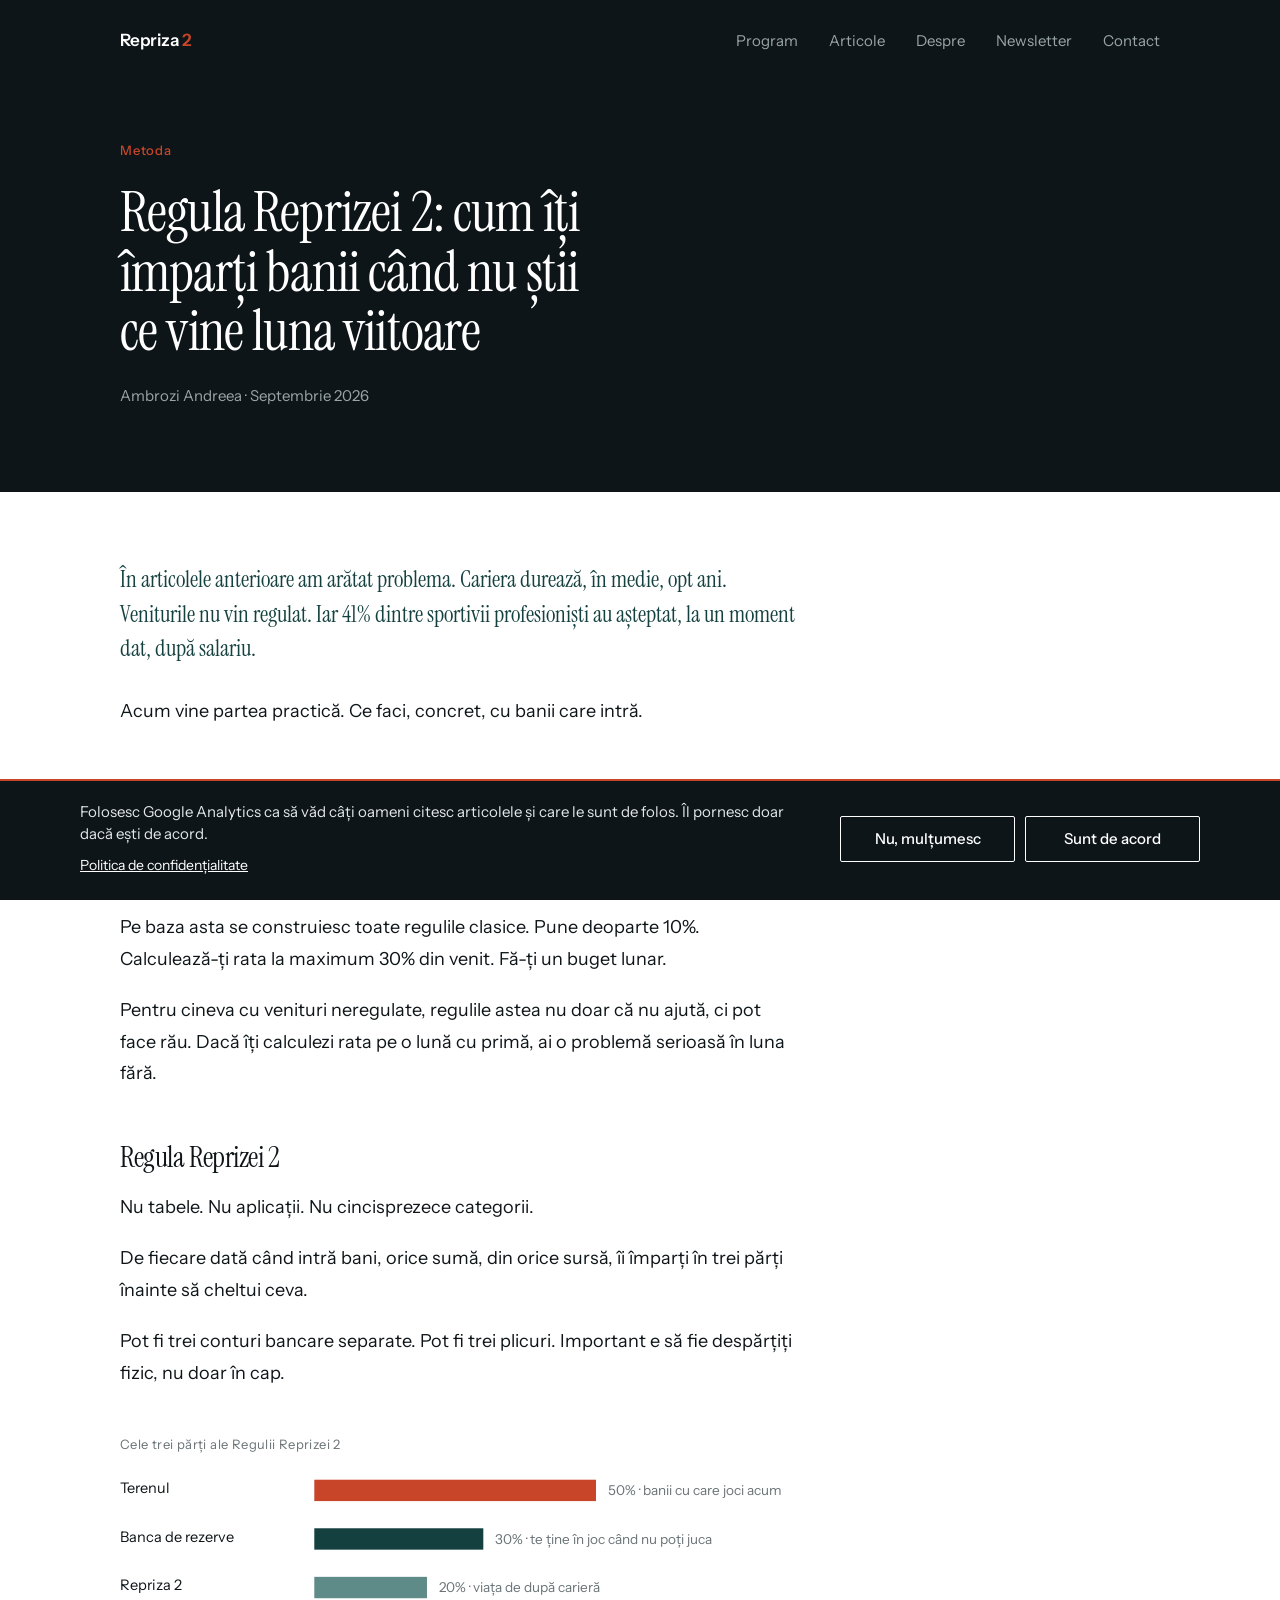
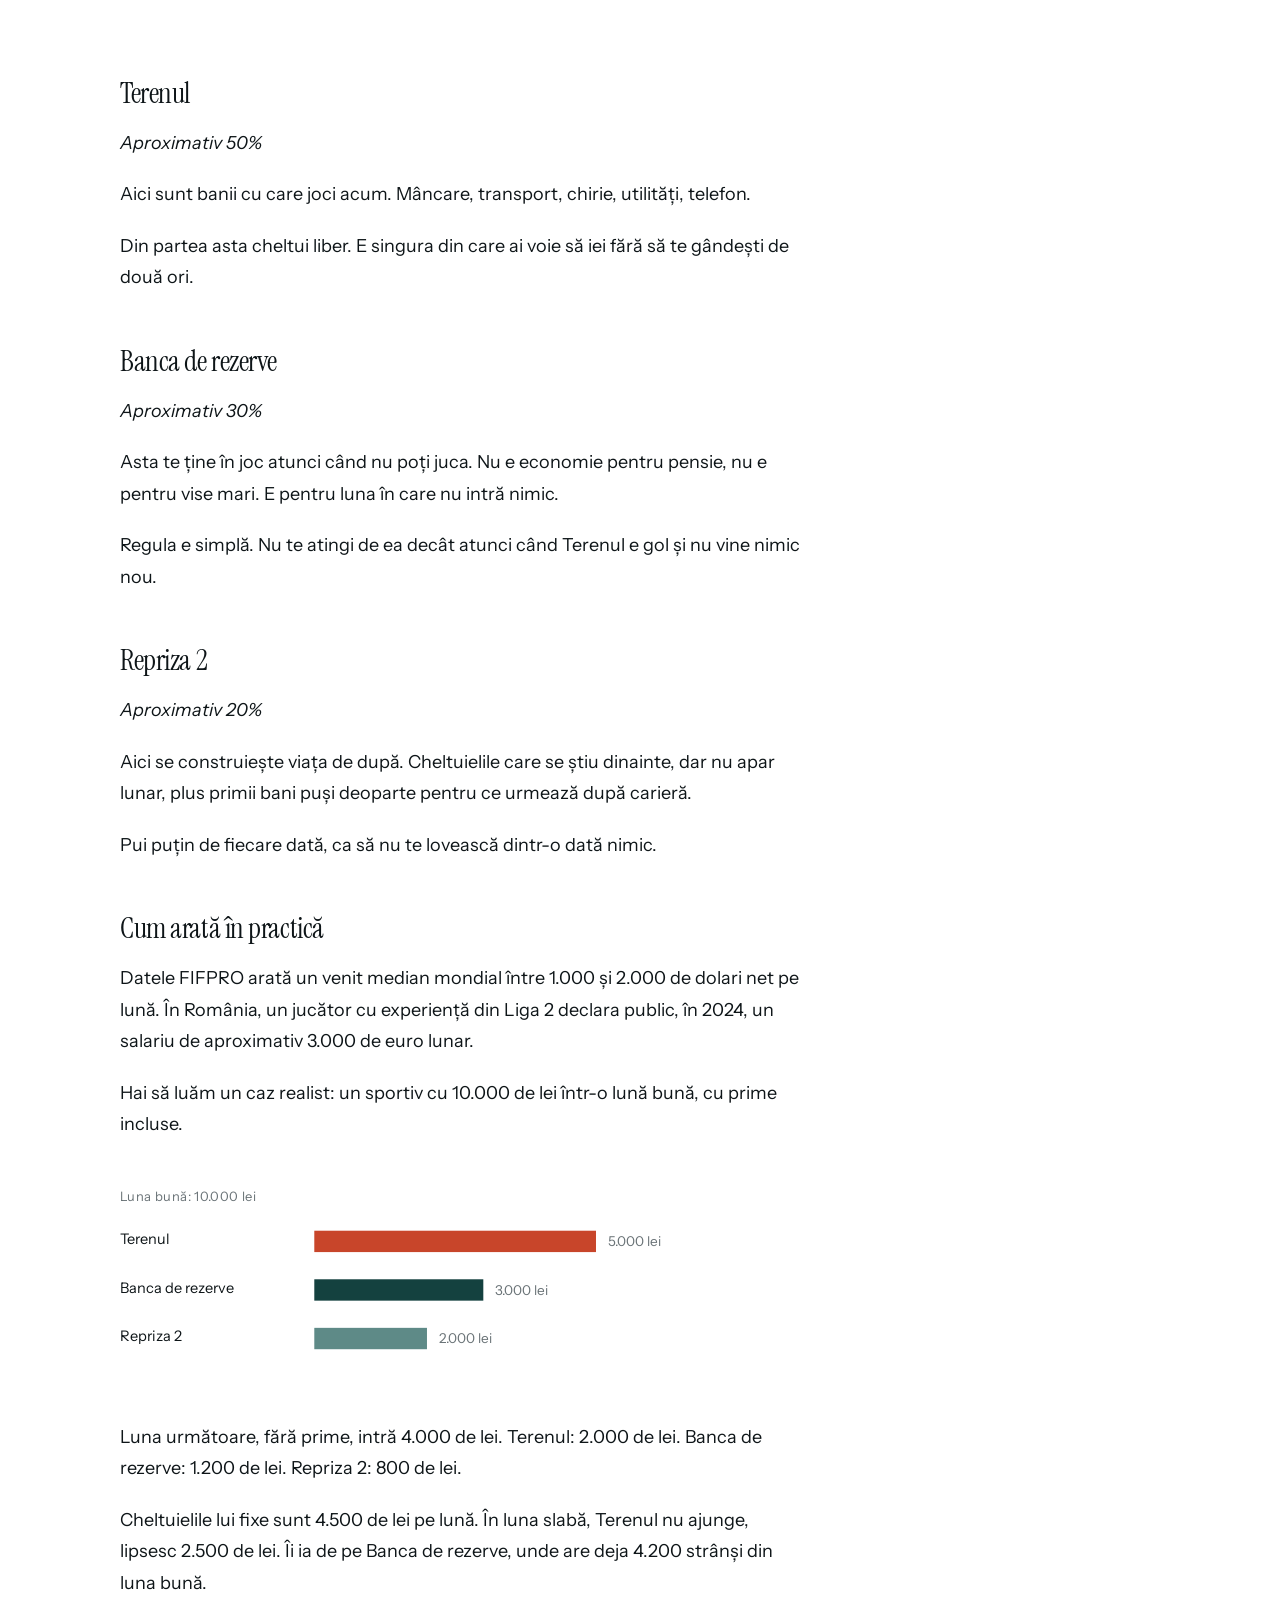
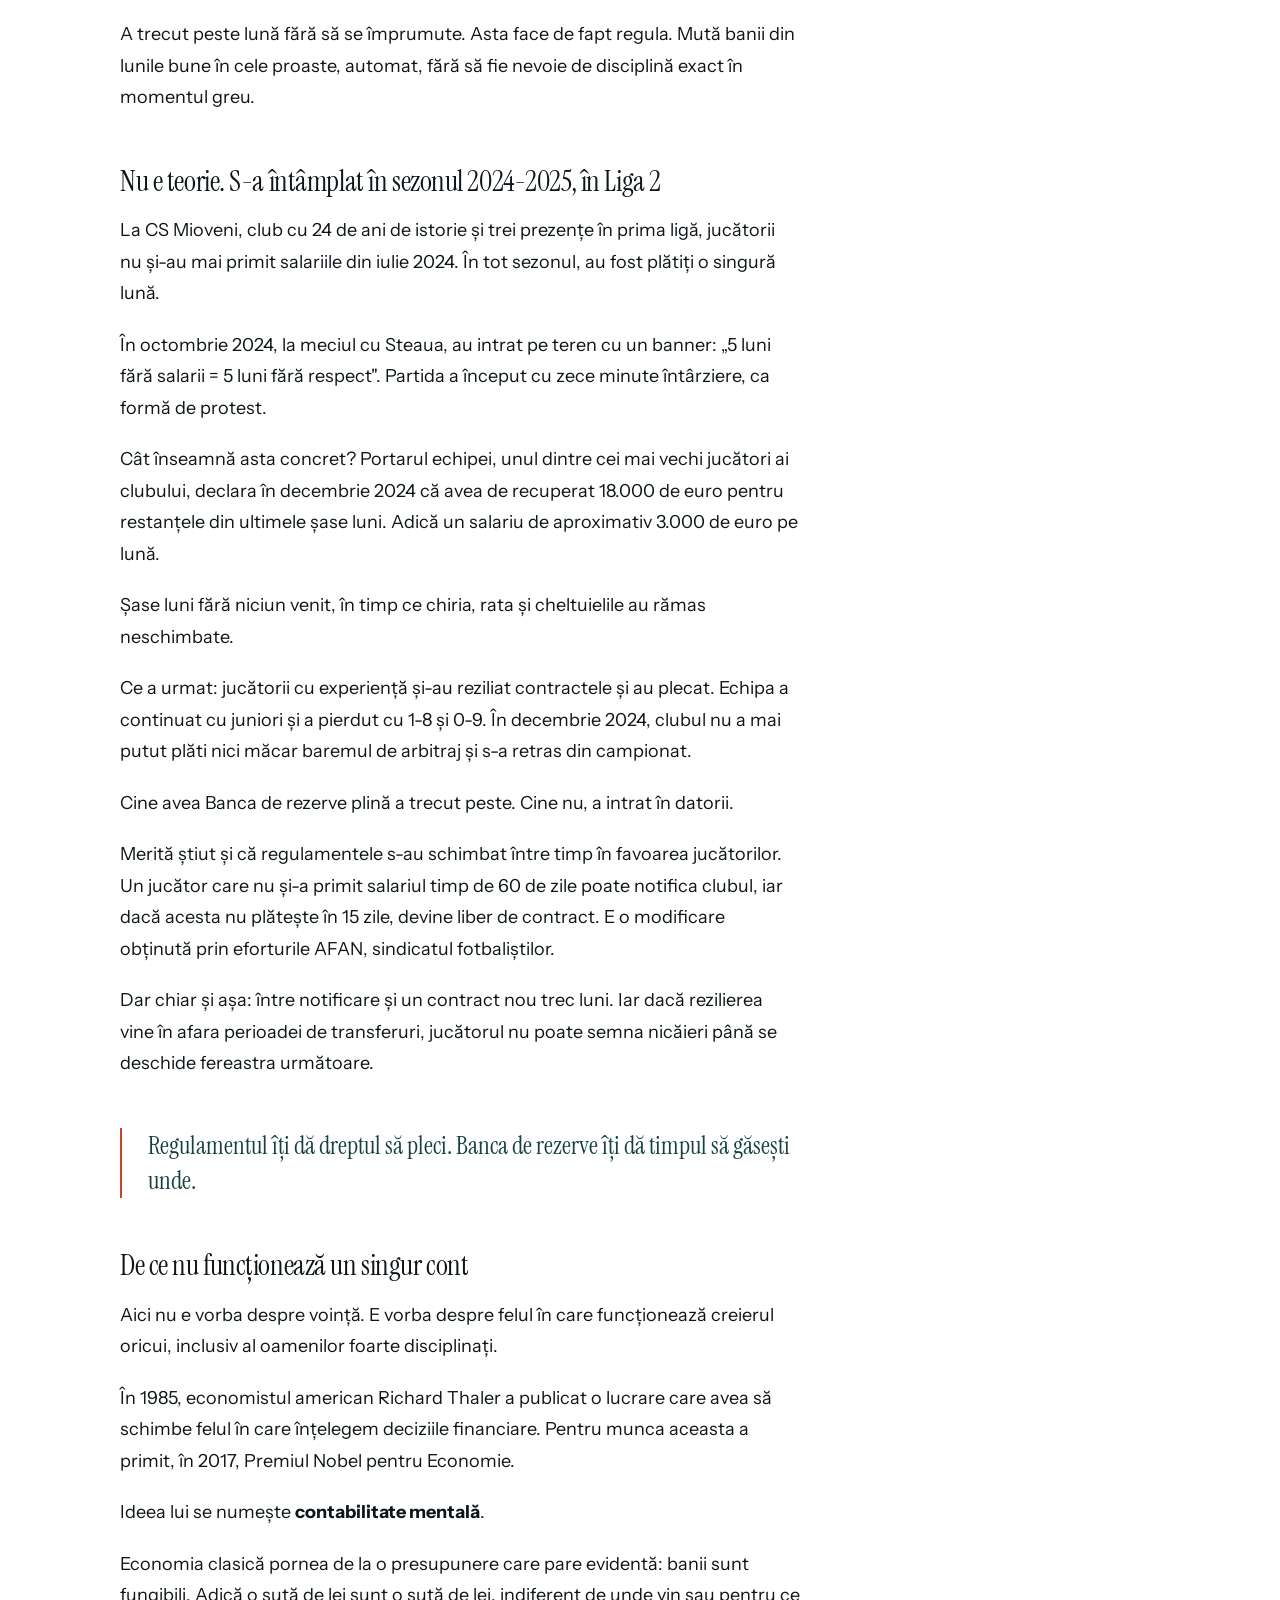
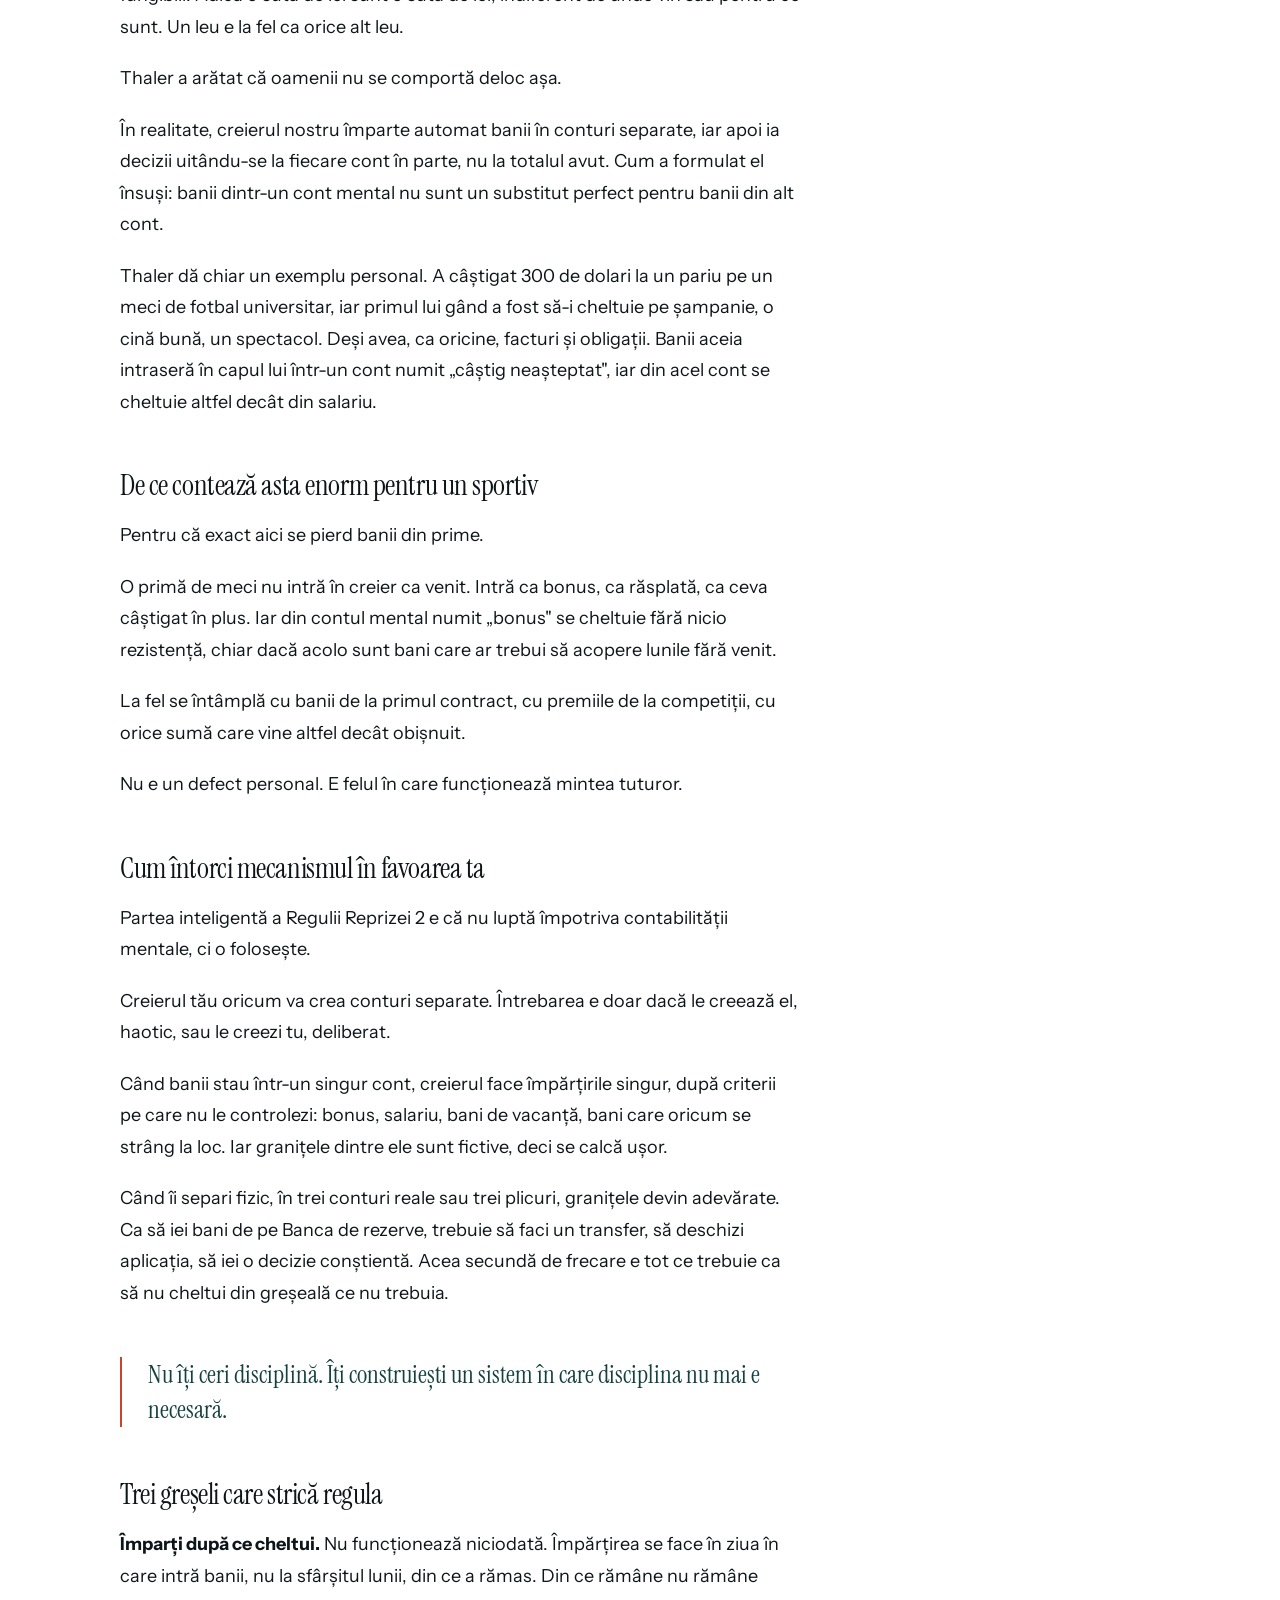
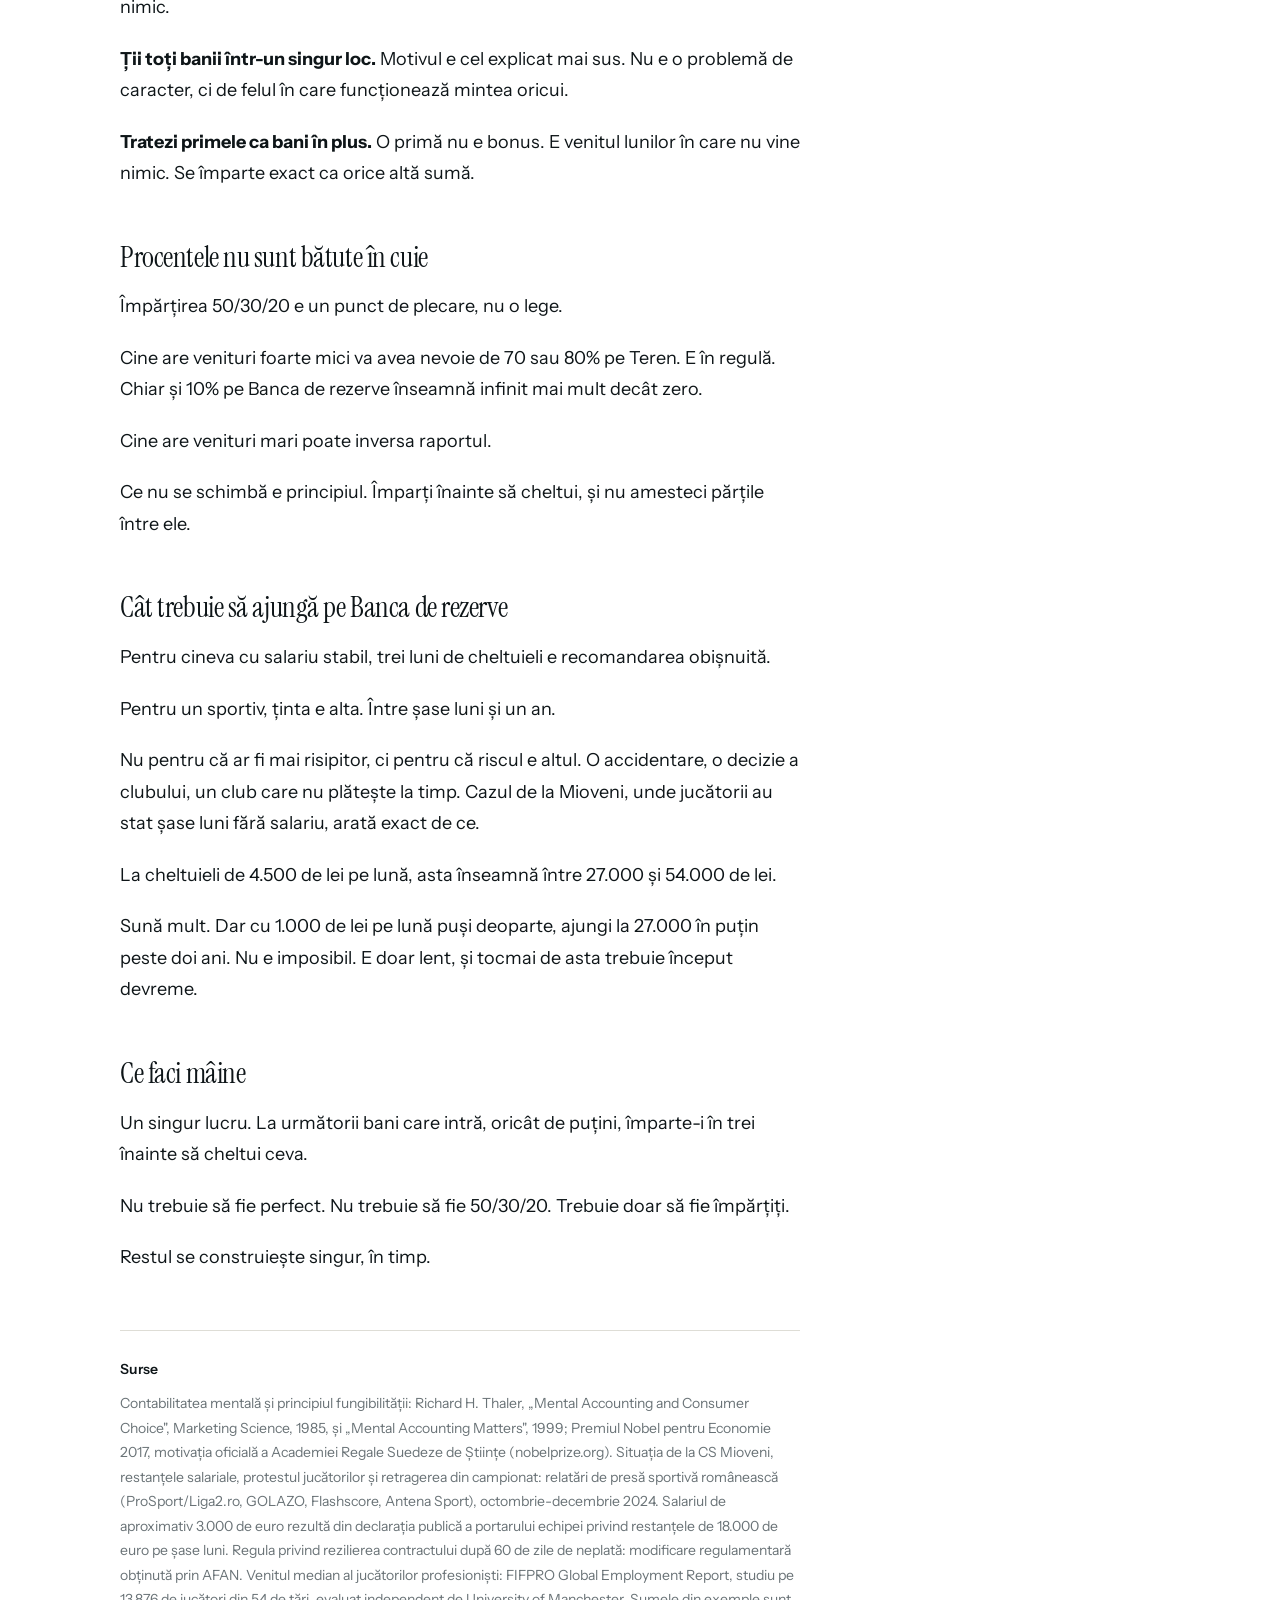
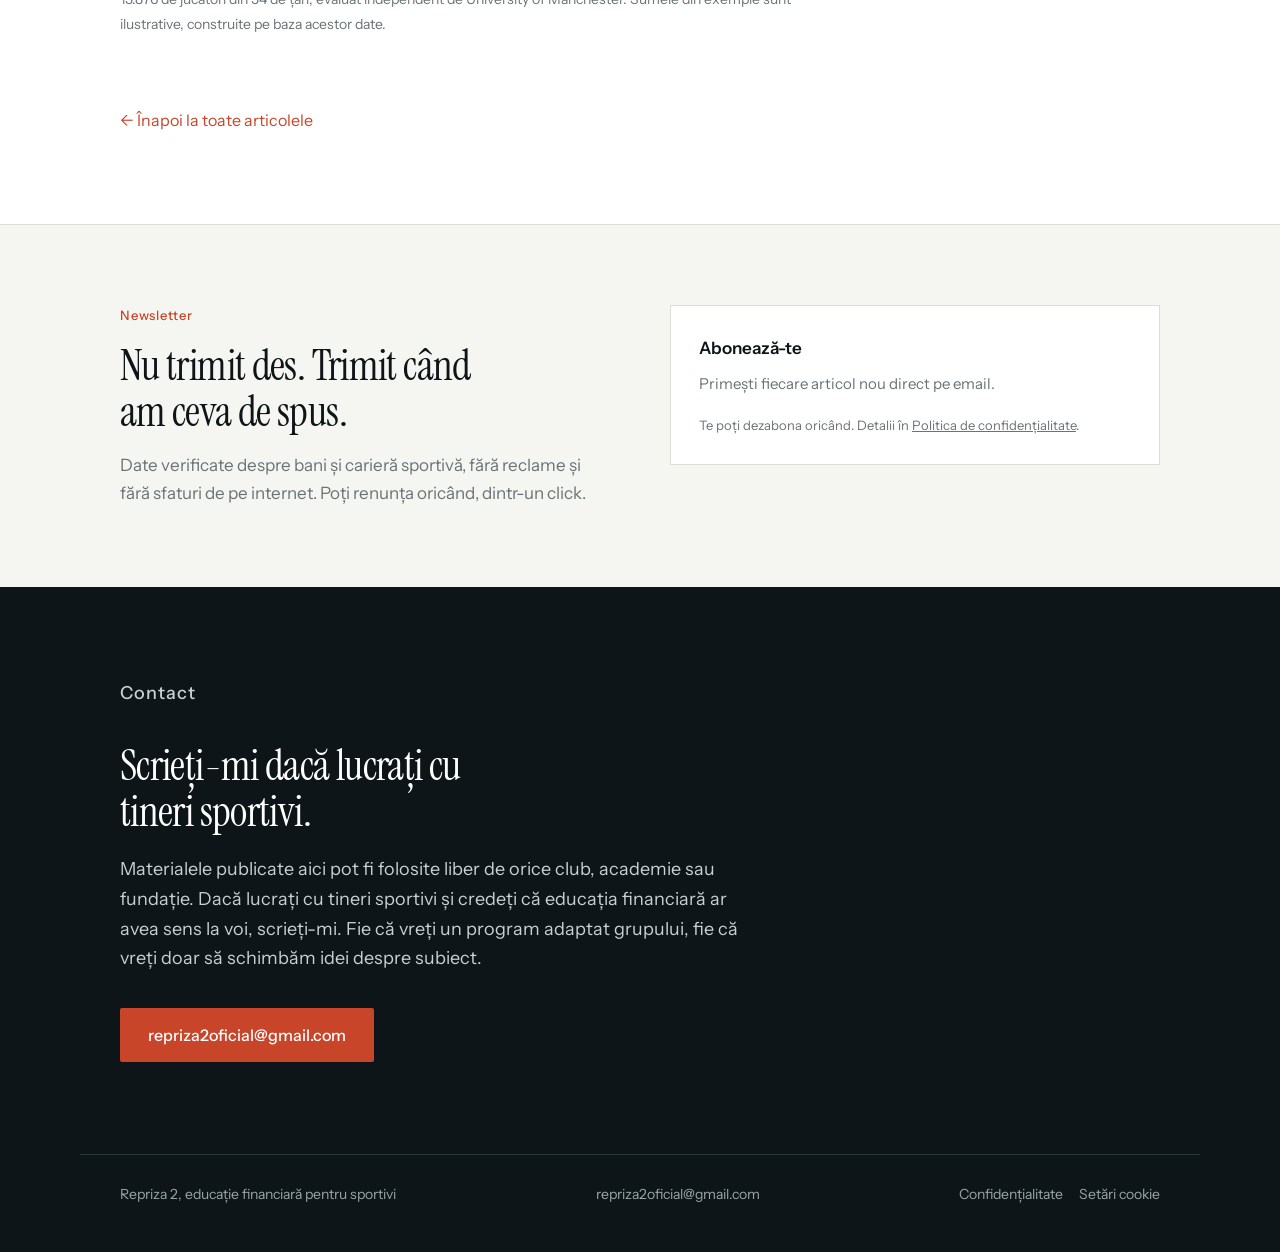
<file: articol-regula-reprizei-2.html>
<!DOCTYPE html>
<html lang="ro">
<head>
<meta charset="utf-8">
<meta name="viewport" content="width=device-width, initial-scale=1">
<title>Regula Reprizei 2: cum îți împarți banii când veniturile nu vin lunar | Repriza 2</title>
<meta name="description" content="O metodă simplă de împărțire a banilor pentru sportivi cu venituri neregulate: Terenul, Banca de rezerve și Repriza 2. Cu explicația psihologică din spate și un caz real din Liga 2.">
<meta name="keywords" content="bugetare venituri neregulate, educatie financiara sportivi, fond de rezerva, contabilitate mentala, Richard Thaler, economisire sportivi, Regula Reprizei 2">
<meta name="author" content="Ambrozi Andreea">
<meta name="robots" content="index, follow">
<link rel="canonical" href="https://repriza2.ro/articol-regula-reprizei-2.html">
<meta property="og:title" content="Regula Reprizei 2: cum îți împarți banii când nu știi ce vine luna viitoare">
<meta property="og:description" content="Trei părți: Terenul, Banca de rezerve, Repriza 2. Metoda, cazul real din Liga 2, și psihologia care o face să funcționeze.">
<meta property="og:type" content="article">
<meta property="og:url" content="https://repriza2.ro/articol-regula-reprizei-2.html">
<meta property="og:locale" content="ro_RO">
<meta property="og:image" content="https://repriza2.ro/og-repriza2.png">
<meta property="og:image:width" content="1200">
<meta property="og:image:height" content="628">
<meta name="twitter:card" content="summary_large_image">
<meta name="twitter:image" content="https://repriza2.ro/og-repriza2.png">
<link rel="preconnect" href="https://fonts.googleapis.com">
<link rel="preconnect" href="https://fonts.gstatic.com" crossorigin>
<link href="https://fonts.googleapis.com/css2?family=Instrument+Sans:wght@400;500;600&family=Instrument+Serif&display=swap" rel="stylesheet">
<link rel="icon" href="/favicon.ico" sizes="any">
<link rel="icon" type="image/png" sizes="32x32" href="/favicon-32.png">
<link rel="apple-touch-icon" href="/apple-touch-icon.png">
<script>
  /* Google Analytics pornește doar după acordul vizitatorului (banner de cookie-uri). */
  window.dataLayer = window.dataLayer || [];
  function gtag(){dataLayer.push(arguments);}
  window.r2PornesteGA = function(){
    if (window.r2GA) return; window.r2GA = true;
    var s = document.createElement('script'); s.async = true;
    s.src = 'https://www.googletagmanager.com/gtag/js?id=G-DYVVWEW9CT';
    document.head.appendChild(s);
    gtag('js', new Date()); gtag('config', 'G-DYVVWEW9CT');
  };
  try { if (localStorage.getItem('r2-cookie') === 'da') window.r2PornesteGA(); } catch(e) {}
</script>
<script>
    (function(w,d,e,u,f,l,n){w[f]=w[f]||function(){(w[f].q=w[f].q||[])
    .push(arguments);},l=d.createElement(e),l.async=1,l.src=u,
    n=d.getElementsByTagName(e)[0],n.parentNode.insertBefore(l,n);})
    (window,document,'script','https://assets.mailerlite.com/js/universal.js','ml');
    ml('account', '2615364');
</script>
<script type="application/ld+json">
{
  "@context":"https://schema.org",
  "@type":"Article",
  "headline":"Regula Reprizei 2: cum îți împarți banii când nu știi ce vine luna viitoare",
  "author":{"@type":"Person","name":"Ambrozi Andreea"},
  "datePublished":"2026-09-09",
  "inLanguage":"ro",
  "publisher":{"@type":"Organization","name":"Repriza 2"},
  "mainEntityOfPage":"https://repriza2.ro/articol-regula-reprizei-2.html"
}
</script>
<style>
:root{
  --ink:#0E1518;
  --ink-soft:#1A2428;
  --paper:#FFFFFF;
  --paper-2:#F5F5F1;
  --line:#DEDDD6;
  --line-dark:#2B3639;
  --muted:#6A7377;
  --muted-dark:#9AA5A8;
  --accent:#C8452A;
  --deep:#14413F;
}

*{box-sizing:border-box}
html{scroll-behavior:smooth}
@media (prefers-reduced-motion:reduce){html{scroll-behavior:auto}}

body{
  margin:0;
  background:var(--paper);
  color:var(--ink);
  font-family:"Instrument Sans",system-ui,sans-serif;
  font-size:17px;
  line-height:1.65;
  -webkit-font-smoothing:antialiased;
}

.wrap{max-width:1120px;margin:0 auto;padding:0 40px}
.col{max-width:680px}

/* ---------- nav ---------- */
.nav{position:relative;z-index:3}
.nav .wrap{display:flex;align-items:center;justify-content:space-between;padding:26px 40px}
.logo{font-size:17px;font-weight:600;letter-spacing:-.01em;text-decoration:none;color:#fff}
.logo em{font-style:normal;color:var(--accent)}
.nav a.lnk{font-size:15px;color:var(--muted-dark);text-decoration:none;margin-left:28px}
.nav a.lnk:hover{color:#fff}

/* ---------- hero ---------- */
.hero{background:var(--ink);color:#fff;padding-bottom:76px}
.eyebrow{
  font-size:13px;letter-spacing:.06em;color:var(--accent);
  margin:0 0 22px;font-weight:500;
}
.hero h1{
  font-family:"Instrument Serif",Georgia,serif;
  font-weight:400;
  font-size:clamp(40px,6.2vw,74px);
  line-height:1.02;
  letter-spacing:-.015em;
  margin:0 0 24px;
  max-width:16ch;
}
.hero .sub{font-size:19px;color:#C9D0D2;max-width:46ch;margin:0 0 36px}
.btn{
  display:inline-block;background:var(--accent);color:#fff;
  text-decoration:none;font-size:16px;font-weight:500;
  padding:14px 28px;border-radius:2px;
  transition:background .15s ease;
}
.btn:hover{background:#A93820}
.btn-ghost{
  display:inline-block;color:#fff;text-decoration:none;font-size:16px;
  padding:14px 4px;margin-left:22px;border-bottom:1px solid rgba(255,255,255,.35);
}
.btn-ghost:hover{border-color:#fff}

/* timeline graphic */
.tl{margin-top:66px;border-top:1px solid var(--line-dark);padding-top:30px}
.tl-head{display:flex;justify-content:space-between;font-size:13px;color:var(--muted-dark);margin-bottom:14px}
.tl-bar{display:flex;height:44px;width:100%;overflow:hidden}
.tl-seg{height:100%}
.tl-a{background:#232E32;flex:18}
.tl-b{background:var(--accent);flex:8}
.tl-c{background:#232E32;flex:54}
.tl-legend{display:flex;gap:28px;margin-top:16px;font-size:14px;color:#C9D0D2;flex-wrap:wrap}
.tl-legend i{display:inline-block;width:11px;height:11px;margin-right:8px;vertical-align:baseline;border:1px solid rgba(255,255,255,.28)}
.tl-note{font-size:14px;color:var(--muted-dark);margin-top:20px;max-width:56ch}

/* ---------- stat strip ---------- */
.stats{background:var(--paper-2);border-bottom:1px solid var(--line)}
.stats .wrap{display:grid;grid-template-columns:repeat(auto-fit,minmax(220px,1fr));gap:0}
.stat{padding:40px 32px 40px 0}
.stat:not(:last-child){border-right:1px solid var(--line)}
.stat b{
  display:block;font-family:"Instrument Serif",Georgia,serif;
  font-size:52px;line-height:1;font-weight:400;color:var(--deep);
  letter-spacing:-.02em;
}
.stat span{display:block;font-size:15px;color:var(--muted);margin-top:12px;line-height:1.45}

/* ---------- sections ---------- */
section{padding:88px 0}
.sec-label{font-size:13px;letter-spacing:.06em;color:var(--accent);font-weight:500;margin:0 0 16px}
h2{
  font-family:"Instrument Serif",Georgia,serif;font-weight:400;
  font-size:clamp(30px,3.6vw,42px);line-height:1.1;letter-spacing:-.015em;
  margin:0 0 24px;max-width:20ch;
}
p{margin:0 0 20px}
a{color:var(--accent)}

/* offer cards */
.offer{display:grid;grid-template-columns:repeat(auto-fit,minmax(260px,1fr));gap:0;margin-top:46px;border-top:1px solid var(--line)}
.card{padding:34px 30px 34px 0;border-right:1px solid var(--line)}
.card:last-child{border-right:none}
.card h3{font-size:19px;font-weight:600;margin:0 0 12px;letter-spacing:-.01em}
.card p{font-size:16px;color:var(--muted);margin:0}
.card .n{font-family:"Instrument Serif",serif;font-size:15px;color:var(--accent);display:block;margin-bottom:16px}

/* articles */
.alt{background:var(--paper-2)}
.post{display:block;text-decoration:none;color:inherit;border-top:1px solid var(--line);padding:30px 0;transition:padding-left .15s ease}
.post:hover{padding-left:10px}
.post:hover h3{color:var(--accent)}
.post .when{font-size:13px;color:var(--muted);margin-bottom:10px}
.post h3{font-family:"Instrument Serif",Georgia,serif;font-weight:400;font-size:27px;line-height:1.2;margin:0 0 10px;letter-spacing:-.01em}
.post p{color:var(--muted);font-size:16px;margin:0}

/* about */
.about-grid{display:grid;grid-template-columns:1fr 1fr;gap:70px;align-items:start}
.pull{
  font-family:"Instrument Serif",Georgia,serif;font-size:26px;line-height:1.35;
  color:var(--deep);border-left:2px solid var(--accent);padding-left:24px;margin:0;
}

/* cta */
.cta{background:var(--ink);color:#fff;padding:92px 0}
.cta h2{color:#fff;margin-bottom:20px}
.cta p{color:#C9D0D2;max-width:52ch;font-size:18px;margin-bottom:34px}

footer{background:var(--ink);color:var(--muted-dark);font-size:14px;padding:0 0 46px}
footer .wrap{border-top:1px solid var(--line-dark);padding-top:28px;display:flex;justify-content:space-between;flex-wrap:wrap;gap:14px}
footer a{color:var(--muted-dark);text-decoration:none}
footer a:hover{color:#fff}

/* ---------- article page ---------- */
.art-head{background:var(--ink);color:#fff;padding-bottom:64px}
.art-head h1{
  font-family:"Instrument Serif",Georgia,serif;font-weight:400;
  font-size:clamp(34px,4.8vw,56px);line-height:1.06;letter-spacing:-.015em;
  margin:0 0 22px;max-width:19ch;
}
.art-meta{font-size:15px;color:var(--muted-dark)}
article{padding:70px 0 0}
article .col{font-size:18px;line-height:1.75}
.lead{font-size:23px;line-height:1.5;color:var(--deep);font-family:"Instrument Serif",Georgia,serif;margin-bottom:30px}
article h2{font-size:29px;margin:52px 0 18px;max-width:none}
figure{margin:44px 0}
figcaption{font-size:13px;color:var(--muted);margin-bottom:14px;letter-spacing:.03em}
blockquote{
  margin:48px 0;padding-left:26px;border-left:2px solid var(--accent);
  font-family:"Instrument Serif",Georgia,serif;font-size:25px;line-height:1.4;color:var(--deep);
}
article ul{padding-left:20px;margin:0 0 22px}
article li{margin-bottom:10px}
.src{font-size:14px;color:var(--muted);border-top:1px solid var(--line);padding-top:26px;margin:56px 0 0}
.src h4{font-size:14px;font-weight:600;margin:0 0 10px;color:var(--ink);letter-spacing:.02em}
.back{display:inline-block;margin:50px 0 90px;font-size:16px;text-decoration:none;color:var(--accent)}
.back:hover{text-decoration:underline}

@media (max-width:900px){
  .about-grid{grid-template-columns:1fr;gap:36px}
}
@media (max-width:640px){
  body{font-size:16px}
  .wrap{padding:0 22px}
  .nav .wrap{padding:20px 22px}
  .nav a.lnk{margin-left:16px;font-size:14px}
  section{padding:60px 0}
  .stat{border-right:none;border-bottom:1px solid var(--line);padding:28px 0}
  .stat:last-child{border-bottom:none}
  .card{border-right:none;border-bottom:1px solid var(--line);padding:28px 0}
  .card:last-child{border-bottom:none}
  .btn-ghost{margin-left:0;display:block;margin-top:14px}
  .tl-legend{gap:14px;font-size:13px}
}

a:focus-visible,.post:focus-visible,.btn:focus-visible{outline:2px solid var(--accent);outline-offset:3px}

.news{background:var(--paper-2);border-top:1px solid var(--line);padding:80px 0}
.news-grid{display:grid;grid-template-columns:1fr 1fr;gap:60px;align-items:start}
.news h2{margin-bottom:16px}
.news p.intro{color:var(--muted);margin-bottom:0}
.news .formbox{background:var(--paper);border:1px solid var(--line);padding:28px}
.news .formbox h3{font-size:17px;font-weight:600;margin:0 0 10px}
.news .formbox p{font-size:15px;color:var(--muted);margin:0 0 18px}
@media (max-width:900px){.news-grid{grid-template-columns:1fr;gap:32px}}


/* ---------- meniu telefon ---------- */
.logo{white-space:nowrap}
.hero-in{padding-top:60px}
.burger{display:none}
.menu-panel{display:none}
@media (max-width:640px){
  .nav .wrap{padding:16px 22px}
  .nav .links{display:none}
  .burger{display:flex;flex-direction:column;justify-content:center;gap:6px;width:44px;height:44px;margin-right:-10px;padding:10px;background:none;border:0;cursor:pointer}
  .burger span{display:block;height:2px;width:24px;background:#fff;border-radius:1px}
  .menu-panel:not([hidden]){display:block;position:absolute;left:0;right:0;top:76px;min-height:calc(100vh - 76px);background:var(--ink);border-top:1px solid var(--line-dark);padding:8px 22px 28px;z-index:5}
  .menu-panel a{display:block;font-size:13px;font-weight:500;letter-spacing:.06em;color:#fff;text-decoration:none;padding:16px 0;border-bottom:1px solid var(--line-dark)}
  .menu-panel a.menu-cta{font-size:16px;letter-spacing:0;background:var(--accent);text-align:center;margin-top:28px;padding:16px;border:0;border-radius:2px}
  .hero-in{padding-top:36px}
}
.burger:focus-visible,.menu-panel a:focus-visible{outline:2px solid var(--accent);outline-offset:3px}

/* ---------- formular MailerLite, adus la stilul site-ului ---------- */
.formbox .ml-form-embedContainer{display:block !important;width:100% !important}
.formbox .ml-form-embedContainer .ml-form-embedWrapper,.formbox .ml-form-embedContainer .ml-form-embedWrapper.embedForm{display:block !important;max-width:none !important;width:100% !important;background:transparent !important;border-radius:0 !important}
.formbox .ml-form-embedContainer .ml-form-align-center,.formbox .ml-form-embedContainer .ml-form-align-left{text-align:left !important}
.formbox .ml-form-embedContainer .ml-form-embedWrapper .ml-form-embedBody,
.formbox .ml-form-embedContainer .ml-form-embedWrapper .ml-form-successBody{padding:0 !important}
.formbox .ml-form-embedContainer .ml-form-embedBody .ml-form-embedContent{display:none !important}
.formbox .ml-form-embedContainer .ml-form-fieldRow{margin:0 0 10px !important}
.formbox .ml-form-embedContainer input.form-control{width:100% !important;box-sizing:border-box !important;font-family:"Instrument Sans",system-ui,sans-serif !important;font-size:16px !important;color:var(--ink) !important;border:1px solid var(--line) !important;border-radius:2px !important;padding:13px 14px !important;height:auto !important;background:var(--paper) !important}
.formbox .ml-form-embedContainer input.form-control:focus{outline:2px solid var(--accent) !important;outline-offset:1px;border-color:var(--accent) !important}
.formbox .ml-form-embedContainer .ml-form-embedSubmit{margin:0 !important}
.formbox .ml-form-embedContainer .ml-form-embedWrapper .ml-form-embedBody .ml-form-embedSubmit button.primary,.formbox .ml-form-embedContainer .ml-form-embedSubmit button.primary{font-family:"Instrument Sans",system-ui,sans-serif !important;font-size:16px !important;font-weight:500 !important;background:var(--accent) !important;color:#fff !important;border:0 !important;border-radius:2px !important;padding:14px !important;height:auto !important;width:100% !important}
.formbox .ml-form-embedContainer .ml-form-embedSubmit button.primary:hover{background:#A93820 !important}
.formbox .ml-form-embedContainer .ml-form-successContent h4{font-family:"Instrument Serif",Georgia,serif !important;font-weight:400 !important;font-size:26px !important;color:var(--deep) !important;margin:0 0 6px !important}
.formbox .ml-form-embedContainer .ml-form-successContent p{font-family:"Instrument Sans",system-ui,sans-serif !important;font-size:15px !important;color:var(--muted) !important;margin:0 !important}
.formbox .ml-form-embedContainer .ml-form-successBody{border-left:2px solid var(--accent);padding-left:16px !important}

/* butonul MailerLite: regula lor folosește id-ul formularului, deci îl folosim și noi */
#mlb2-45575444.ml-form-embedContainer .ml-form-embedWrapper .ml-form-embedBody .ml-form-embedSubmit button.primary{font-family:"Instrument Sans",system-ui,sans-serif !important;font-size:16px !important;font-weight:500 !important;background:#C8452A !important;border-radius:2px !important}
#mlb2-45575444.ml-form-embedContainer .ml-form-embedWrapper .ml-form-embedBody .ml-form-embedSubmit button.primary:hover{background:#A93820 !important}
#mlb2-45575444.ml-form-embedContainer .ml-form-embedWrapper .ml-form-embedBody .form-control{font-family:"Instrument Sans",system-ui,sans-serif !important;font-size:16px !important}

/* ---------- banner cookie-uri ---------- */
.cookie-bar{position:fixed;left:0;right:0;bottom:0;z-index:50;background:var(--ink);color:#fff;border-top:2px solid var(--accent);padding:20px 22px calc(22px + env(safe-area-inset-bottom,0px))}
.cookie-bar .in{max-width:1120px;margin:0 auto;display:flex;align-items:center;gap:20px 32px;flex-wrap:wrap}
.cookie-bar .txt{flex:1 1 420px;min-width:0}
.cookie-bar p{margin:0 0 4px;font-size:15px;line-height:1.5;color:#E3E7E8}
.cookie-bar a{color:#fff;font-size:14px}
.cookie-bar .btns{display:grid;grid-template-columns:1fr 1fr;gap:10px;flex:0 1 360px;min-width:0}
.cookie-bar button{font:500 15px/1.2 "Instrument Sans",system-ui,sans-serif;padding:13px 10px;border-radius:2px;cursor:pointer;background:transparent;color:#fff;border:1px solid #fff}
.cookie-bar button:hover{background:#fff;color:var(--ink)}
.cookie-bar button:focus-visible{outline:2px solid var(--accent);outline-offset:2px}
@media (max-width:640px){.cookie-bar .btns{flex:1 1 100%}}
footer .legal a{margin-left:16px}
footer .legal a:first-child{margin-left:0}
footer .legal button{background:none;border:0;padding:0;margin-left:16px;font:inherit;color:var(--muted-dark);cursor:pointer}
footer .legal button:hover{color:#fff}
.news .formbox p.form-note{font-size:13px;color:var(--muted);margin:12px 0 0}
.news .formbox p.form-note a{color:var(--muted)}
</style>
</head>
<body>

<div class="art-head">
  <div class="nav">
    <div class="wrap">
      <a class="logo" href="index.html">Repriza <em>2</em></a>
      <div class="links">
        <a class="lnk" href="index.html#program">Program</a>
        <a class="lnk" href="articole.html">Articole</a>
        <a class="lnk" href="index.html#despre">Despre</a>
        <a class="lnk" href="index.html#newsletter">Newsletter</a>
        <a class="lnk" href="index.html#contact">Contact</a>
      </div>
      <button class="burger" id="burger" type="button" aria-label="Deschide meniul" aria-expanded="false" aria-controls="menu-panel"><span></span><span></span><span></span></button>
    </div>
    <nav class="menu-panel" id="menu-panel" aria-label="Meniu" hidden>
      <a href="index.html#program">Program</a>
      <a href="articole.html">Articole</a>
      <a href="index.html#despre">Despre</a>
      <a href="index.html#newsletter">Newsletter</a>
      <a class="menu-cta" href="index.html#contact">Scrie-mi</a>
    </nav>
  </div>

  <div class="wrap hero-in">
    <p class="eyebrow">Metoda</p>
    <h1>Regula Reprizei 2: cum îți împarți banii când nu știi ce vine luna viitoare</h1>
    <p class="art-meta">Ambrozi Andreea · Septembrie 2026</p>
  </div>
</div>

<article>
  <div class="wrap">
    <div class="col">

      <p class="lead">În articolele anterioare am arătat problema. Cariera durează, în medie, opt ani. Veniturile nu vin regulat. Iar 41% dintre sportivii profesioniști au așteptat, la un moment dat, după salariu.</p>

      <p>Acum vine partea practică. Ce faci, concret, cu banii care intră.</p>

      <h2>De ce sfaturile obișnuite nu funcționează aici</h2>

      <p>Aproape tot ce se scrie despre bani pleacă de la aceeași presupunere: că ai un salariu fix, care intră pe 5 ale lunii, în fiecare lună.</p>

      <p>Pe baza asta se construiesc toate regulile clasice. Pune deoparte 10%. Calculează-ți rata la maximum 30% din venit. Fă-ți un buget lunar.</p>

      <p>Pentru cineva cu venituri neregulate, regulile astea nu doar că nu ajută, ci pot face rău. Dacă îți calculezi rata pe o lună cu primă, ai o problemă serioasă în luna fără.</p>

      <h2>Regula Reprizei 2</h2>

      <p>Nu tabele. Nu aplicații. Nu cincisprezece categorii.</p>

      <p>De fiecare dată când intră bani, orice sumă, din orice sursă, îi împarți în trei părți înainte să cheltui ceva.</p>

      <p>Pot fi trei conturi bancare separate. Pot fi trei plicuri. Important e să fie despărțiți fizic, nu doar în cap.</p>

      <figure>
        <figcaption>Cele trei părți ale Regulii Reprizei 2</figcaption>
        <svg viewBox="0 0 700 150" width="100%" role="img" xmlns="http://www.w3.org/2000/svg" aria-label="Terenul 50 la sută, Banca de rezerve 30 la sută, Repriza 2 douăzeci la sută">
          <text x="0" y="24" font-family="Instrument Sans,sans-serif" font-size="15" fill="#0E1518">Terenul</text>
          <rect x="200" y="10" width="290" height="22" fill="#C8452A"/>
          <text x="502" y="26" font-family="Instrument Sans,sans-serif" font-size="14" fill="#6A7377">50% · banii cu care joci acum</text>
          <text x="0" y="74" font-family="Instrument Sans,sans-serif" font-size="15" fill="#0E1518">Banca de rezerve</text>
          <rect x="200" y="60" width="174" height="22" fill="#14413F"/>
          <text x="386" y="76" font-family="Instrument Sans,sans-serif" font-size="14" fill="#6A7377">30% · te ține în joc când nu poți juca</text>
          <text x="0" y="124" font-family="Instrument Sans,sans-serif" font-size="15" fill="#0E1518">Repriza 2</text>
          <rect x="200" y="110" width="116" height="22" fill="#5E8A87"/>
          <text x="328" y="126" font-family="Instrument Sans,sans-serif" font-size="14" fill="#6A7377">20% · viața de după carieră</text>
        </svg>
      </figure>

      <h2>Terenul</h2>
      <p><em>Aproximativ 50%</em></p>
      <p>Aici sunt banii cu care joci acum. Mâncare, transport, chirie, utilități, telefon.</p>
      <p>Din partea asta cheltui liber. E singura din care ai voie să iei fără să te gândești de două ori.</p>

      <h2>Banca de rezerve</h2>
      <p><em>Aproximativ 30%</em></p>
      <p>Asta te ține în joc atunci când nu poți juca. Nu e economie pentru pensie, nu e pentru vise mari. E pentru luna în care nu intră nimic.</p>
      <p>Regula e simplă. Nu te atingi de ea decât atunci când Terenul e gol și nu vine nimic nou.</p>

      <h2>Repriza 2</h2>
      <p><em>Aproximativ 20%</em></p>
      <p>Aici se construiește viața de după. Cheltuielile care se știu dinainte, dar nu apar lunar, plus primii bani puși deoparte pentru ce urmează după carieră.</p>
      <p>Pui puțin de fiecare dată, ca să nu te lovească dintr-o dată nimic.</p>

      <h2>Cum arată în practică</h2>

      <p>Datele FIFPRO arată un venit median mondial între 1.000 și 2.000 de dolari net pe lună. În România, un jucător cu experiență din Liga 2 declara public, în 2024, un salariu de aproximativ 3.000 de euro lunar.</p>

      <p>Hai să luăm un caz realist: un sportiv cu 10.000 de lei într-o lună bună, cu prime incluse.</p>

      <figure>
        <figcaption>Luna bună: 10.000 lei</figcaption>
        <svg viewBox="0 0 700 150" width="100%" role="img" xmlns="http://www.w3.org/2000/svg" aria-label="Terenul 5000 lei, Banca de rezerve 3000 lei, Repriza 2 2000 lei">
          <text x="0" y="24" font-family="Instrument Sans,sans-serif" font-size="15" fill="#0E1518">Terenul</text>
          <rect x="200" y="10" width="290" height="22" fill="#C8452A"/>
          <text x="502" y="26" font-family="Instrument Sans,sans-serif" font-size="14" fill="#6A7377">5.000 lei</text>
          <text x="0" y="74" font-family="Instrument Sans,sans-serif" font-size="15" fill="#0E1518">Banca de rezerve</text>
          <rect x="200" y="60" width="174" height="22" fill="#14413F"/>
          <text x="386" y="76" font-family="Instrument Sans,sans-serif" font-size="14" fill="#6A7377">3.000 lei</text>
          <text x="0" y="124" font-family="Instrument Sans,sans-serif" font-size="15" fill="#0E1518">Repriza 2</text>
          <rect x="200" y="110" width="116" height="22" fill="#5E8A87"/>
          <text x="328" y="126" font-family="Instrument Sans,sans-serif" font-size="14" fill="#6A7377">2.000 lei</text>
        </svg>
      </figure>

      <p>Luna următoare, fără prime, intră 4.000 de lei. Terenul: 2.000 de lei. Banca de rezerve: 1.200 de lei. Repriza 2: 800 de lei.</p>

      <p>Cheltuielile lui fixe sunt 4.500 de lei pe lună. În luna slabă, Terenul nu ajunge, lipsesc 2.500 de lei. Îi ia de pe Banca de rezerve, unde are deja 4.200 strânși din luna bună.</p>

      <p>A trecut peste lună fără să se împrumute. Asta face de fapt regula. Mută banii din lunile bune în cele proaste, automat, fără să fie nevoie de disciplină exact în momentul greu.</p>

      <h2>Nu e teorie. S-a întâmplat în sezonul 2024-2025, în Liga 2</h2>

      <p>La CS Mioveni, club cu 24 de ani de istorie și trei prezențe în prima ligă, jucătorii nu și-au mai primit salariile din iulie 2024. În tot sezonul, au fost plătiți o singură lună.</p>

      <p>În octombrie 2024, la meciul cu Steaua, au intrat pe teren cu un banner: „5 luni fără salarii = 5 luni fără respect". Partida a început cu zece minute întârziere, ca formă de protest.</p>

      <p>Cât înseamnă asta concret? Portarul echipei, unul dintre cei mai vechi jucători ai clubului, declara în decembrie 2024 că avea de recuperat 18.000 de euro pentru restanțele din ultimele șase luni. Adică un salariu de aproximativ 3.000 de euro pe lună.</p>

      <p>Șase luni fără niciun venit, în timp ce chiria, rata și cheltuielile au rămas neschimbate.</p>

      <p>Ce a urmat: jucătorii cu experiență și-au reziliat contractele și au plecat. Echipa a continuat cu juniori și a pierdut cu 1-8 și 0-9. În decembrie 2024, clubul nu a mai putut plăti nici măcar baremul de arbitraj și s-a retras din campionat.</p>

      <p>Cine avea Banca de rezerve plină a trecut peste. Cine nu, a intrat în datorii.</p>

      <p>Merită știut și că regulamentele s-au schimbat între timp în favoarea jucătorilor. Un jucător care nu și-a primit salariul timp de 60 de zile poate notifica clubul, iar dacă acesta nu plătește în 15 zile, devine liber de contract. E o modificare obținută prin eforturile AFAN, sindicatul fotbaliștilor.</p>

      <p>Dar chiar și așa: între notificare și un contract nou trec luni. Iar dacă rezilierea vine în afara perioadei de transferuri, jucătorul nu poate semna nicăieri până se deschide fereastra următoare.</p>

      <blockquote>Regulamentul îți dă dreptul să pleci. Banca de rezerve îți dă timpul să găsești unde.</blockquote>

      <h2>De ce nu funcționează un singur cont</h2>

      <p>Aici nu e vorba despre voință. E vorba despre felul în care funcționează creierul oricui, inclusiv al oamenilor foarte disciplinați.</p>

      <p>În 1985, economistul american Richard Thaler a publicat o lucrare care avea să schimbe felul în care înțelegem deciziile financiare. Pentru munca aceasta a primit, în 2017, Premiul Nobel pentru Economie.</p>

      <p>Ideea lui se numește <strong>contabilitate mentală</strong>.</p>

      <p>Economia clasică pornea de la o presupunere care pare evidentă: banii sunt fungibili. Adică o sută de lei sunt o sută de lei, indiferent de unde vin sau pentru ce sunt. Un leu e la fel ca orice alt leu.</p>

      <p>Thaler a arătat că oamenii nu se comportă deloc așa.</p>

      <p>În realitate, creierul nostru împarte automat banii în conturi separate, iar apoi ia decizii uitându-se la fiecare cont în parte, nu la totalul avut. Cum a formulat el însuși: banii dintr-un cont mental nu sunt un substitut perfect pentru banii din alt cont.</p>

      <p>Thaler dă chiar un exemplu personal. A câștigat 300 de dolari la un pariu pe un meci de fotbal universitar, iar primul lui gând a fost să-i cheltuie pe șampanie, o cină bună, un spectacol. Deși avea, ca oricine, facturi și obligații. Banii aceia intraseră în capul lui într-un cont numit „câștig neașteptat", iar din acel cont se cheltuie altfel decât din salariu.</p>

      <h2>De ce contează asta enorm pentru un sportiv</h2>

      <p>Pentru că exact aici se pierd banii din prime.</p>

      <p>O primă de meci nu intră în creier ca venit. Intră ca bonus, ca răsplată, ca ceva câștigat în plus. Iar din contul mental numit „bonus" se cheltuie fără nicio rezistență, chiar dacă acolo sunt bani care ar trebui să acopere lunile fără venit.</p>

      <p>La fel se întâmplă cu banii de la primul contract, cu premiile de la competiții, cu orice sumă care vine altfel decât obișnuit.</p>

      <p>Nu e un defect personal. E felul în care funcționează mintea tuturor.</p>

      <h2>Cum întorci mecanismul în favoarea ta</h2>

      <p>Partea inteligentă a Regulii Reprizei 2 e că nu luptă împotriva contabilității mentale, ci o folosește.</p>

      <p>Creierul tău oricum va crea conturi separate. Întrebarea e doar dacă le creează el, haotic, sau le creezi tu, deliberat.</p>

      <p>Când banii stau într-un singur cont, creierul face împărțirile singur, după criterii pe care nu le controlezi: bonus, salariu, bani de vacanță, bani care oricum se strâng la loc. Iar granițele dintre ele sunt fictive, deci se calcă ușor.</p>

      <p>Când îi separi fizic, în trei conturi reale sau trei plicuri, granițele devin adevărate. Ca să iei bani de pe Banca de rezerve, trebuie să faci un transfer, să deschizi aplicația, să iei o decizie conștientă. Acea secundă de frecare e tot ce trebuie ca să nu cheltui din greșeală ce nu trebuia.</p>

      <blockquote>Nu îți ceri disciplină. Îți construiești un sistem în care disciplina nu mai e necesară.</blockquote>

      <h2>Trei greșeli care strică regula</h2>

      <p><strong>Împarți după ce cheltui.</strong> Nu funcționează niciodată. Împărțirea se face în ziua în care intră banii, nu la sfârșitul lunii, din ce a rămas. Din ce rămâne nu rămâne nimic.</p>

      <p><strong>Ții toți banii într-un singur loc.</strong> Motivul e cel explicat mai sus. Nu e o problemă de caracter, ci de felul în care funcționează mintea oricui.</p>

      <p><strong>Tratezi primele ca bani în plus.</strong> O primă nu e bonus. E venitul lunilor în care nu vine nimic. Se împarte exact ca orice altă sumă.</p>

      <h2>Procentele nu sunt bătute în cuie</h2>

      <p>Împărțirea 50/30/20 e un punct de plecare, nu o lege.</p>

      <p>Cine are venituri foarte mici va avea nevoie de 70 sau 80% pe Teren. E în regulă. Chiar și 10% pe Banca de rezerve înseamnă infinit mai mult decât zero.</p>

      <p>Cine are venituri mari poate inversa raportul.</p>

      <p>Ce nu se schimbă e principiul. Împarți înainte să cheltui, și nu amesteci părțile între ele.</p>

      <h2>Cât trebuie să ajungă pe Banca de rezerve</h2>

      <p>Pentru cineva cu salariu stabil, trei luni de cheltuieli e recomandarea obișnuită.</p>

      <p>Pentru un sportiv, ținta e alta. Între șase luni și un an.</p>

      <p>Nu pentru că ar fi mai risipitor, ci pentru că riscul e altul. O accidentare, o decizie a clubului, un club care nu plătește la timp. Cazul de la Mioveni, unde jucătorii au stat șase luni fără salariu, arată exact de ce.</p>

      <p>La cheltuieli de 4.500 de lei pe lună, asta înseamnă între 27.000 și 54.000 de lei.</p>

      <p>Sună mult. Dar cu 1.000 de lei pe lună puși deoparte, ajungi la 27.000 în puțin peste doi ani. Nu e imposibil. E doar lent, și tocmai de asta trebuie început devreme.</p>

      <h2>Ce faci mâine</h2>

      <p>Un singur lucru. La următorii bani care intră, oricât de puțini, împarte-i în trei înainte să cheltui ceva.</p>

      <p>Nu trebuie să fie perfect. Nu trebuie să fie 50/30/20. Trebuie doar să fie împărțiți.</p>

      <p>Restul se construiește singur, în timp.</p>

      <div class="src">
        <h4>Surse</h4>
        <p>Contabilitatea mentală și principiul fungibilității: Richard H. Thaler, „Mental Accounting and Consumer Choice", Marketing Science, 1985, și „Mental Accounting Matters", 1999; Premiul Nobel pentru Economie 2017, motivația oficială a Academiei Regale Suedeze de Științe (nobelprize.org). Situația de la CS Mioveni, restanțele salariale, protestul jucătorilor și retragerea din campionat: relatări de presă sportivă românească (ProSport/Liga2.ro, GOLAZO, Flashscore, Antena Sport), octombrie-decembrie 2024. Salariul de aproximativ 3.000 de euro rezultă din declarația publică a portarului echipei privind restanțele de 18.000 de euro pe șase luni. Regula privind rezilierea contractului după 60 de zile de neplată: modificare regulamentară obținută prin AFAN. Venitul median al jucătorilor profesioniști: FIFPRO Global Employment Report, studiu pe 13.876 de jucători din 54 de țări, evaluat independent de University of Manchester. Sumele din exemple sunt ilustrative, construite pe baza acestor date.</p>
      </div>

      <a class="back" href="articole.html">← Înapoi la toate articolele</a>

    </div>
  </div>
</article>

<div class="news" id="newsletter">
  <div class="wrap">
    <div class="news-grid">
      <div>
        <p class="sec-label">Newsletter</p>
        <h2>Nu trimit des. Trimit când am ceva de spus.</h2>
        <p class="intro">Date verificate despre bani și carieră sportivă, fără reclame și fără sfaturi de pe internet. Poți renunța oricând, dintr-un click.</p>
      </div>
      <div class="formbox">
        <h3>Abonează-te</h3>
        <p>Primești fiecare articol nou direct pe email.</p>
        <div class="ml-embedded" data-form="nO3TDI"></div>
        <p class="form-note">Te poți dezabona oricând. Detalii în <a href="confidentialitate.html">Politica de confidențialitate</a>.</p>
      </div>
    </div>
  </div>
</div>

<div class="cta">
  <div class="wrap">
    <p class="sec-label">Contact</p>
    <h2>Scrieți-mi dacă lucrați cu tineri sportivi.</h2>
    <p>Materialele publicate aici pot fi folosite liber de orice club, academie sau fundație. Dacă lucrați cu tineri sportivi și credeți că educația financiară ar avea sens la voi, scrieți-mi. Fie că vreți un program adaptat grupului, fie că vreți doar să schimbăm idei despre subiect.</p>
    <a class="btn" href="mailto:repriza2oficial@gmail.com">repriza2oficial@gmail.com</a>
  </div>
</div>

<footer>
  <div class="wrap">
    <span><a href="index.html">Repriza 2</a>, educație financiară pentru sportivi</span>
    <span><a href="mailto:repriza2oficial@gmail.com">repriza2oficial@gmail.com</a></span>
    <span class="legal"><a href="confidentialitate.html">Confidențialitate</a><button type="button" data-cookie-setari>Setări cookie</button></span>
  </div>
</footer>


<script>
(function(){
  var b=document.getElementById('burger'), m=document.getElementById('menu-panel');
  if(!b||!m) return;
  function setOpen(o){ m.hidden=!o; b.setAttribute('aria-expanded',o?'true':'false'); b.setAttribute('aria-label',o?'Închide meniul':'Deschide meniul'); }
  b.addEventListener('click',function(){ setOpen(m.hidden); });
  m.addEventListener('click',function(e){ if(e.target.closest('a')) setOpen(false); });
  document.addEventListener('keydown',function(e){ if(e.key==='Escape') setOpen(false); });
})();
</script>

<div class="cookie-bar" id="cookie-bar" role="region" aria-label="Cookie-uri" hidden>
  <div class="in">
    <div class="txt">
      <p>Folosesc Google Analytics ca să văd câți oameni citesc articolele și care le sunt de folos. Îl pornesc doar dacă ești de acord.</p>
      <a href="confidentialitate.html">Politica de confidențialitate</a>
    </div>
    <div class="btns">
      <button type="button" id="cookie-nu">Nu, mulțumesc</button>
      <button type="button" id="cookie-da">Sunt de acord</button>
    </div>
  </div>
</div>
<script>
(function(){
  var bar=document.getElementById('cookie-bar');
  function citeste(){ try{ return localStorage.getItem('r2-cookie'); }catch(e){ return null; } }
  function scrie(v){ try{ localStorage.setItem('r2-cookie',v); }catch(e){} }
  function stergeGA(){
    document.cookie.split(';').forEach(function(c){
      var n=c.split('=')[0].trim();
      if(n.indexOf('_ga')===0){
        ['', '; domain=.repriza2.ro', '; domain=repriza2.ro'].forEach(function(d){
          document.cookie=n+'=; expires=Thu, 01 Jan 1970 00:00:00 GMT; path=/'+d;
        });
      }
    });
  }
  if(!citeste()) bar.hidden=false;
  document.getElementById('cookie-da').addEventListener('click',function(){ scrie('da'); bar.hidden=true; if(window.r2PornesteGA) window.r2PornesteGA(); });
  document.getElementById('cookie-nu').addEventListener('click',function(){
    var aveaAcord = citeste()==='da';
    scrie('nu'); bar.hidden=true; stergeGA();
    if(aveaAcord) location.reload();
  });
  document.querySelectorAll('[data-cookie-setari]').forEach(function(b){
    b.addEventListener('click',function(){ bar.hidden=false; document.getElementById('cookie-da').focus(); });
  });
})();
</script>
</body>
</html>
</file>
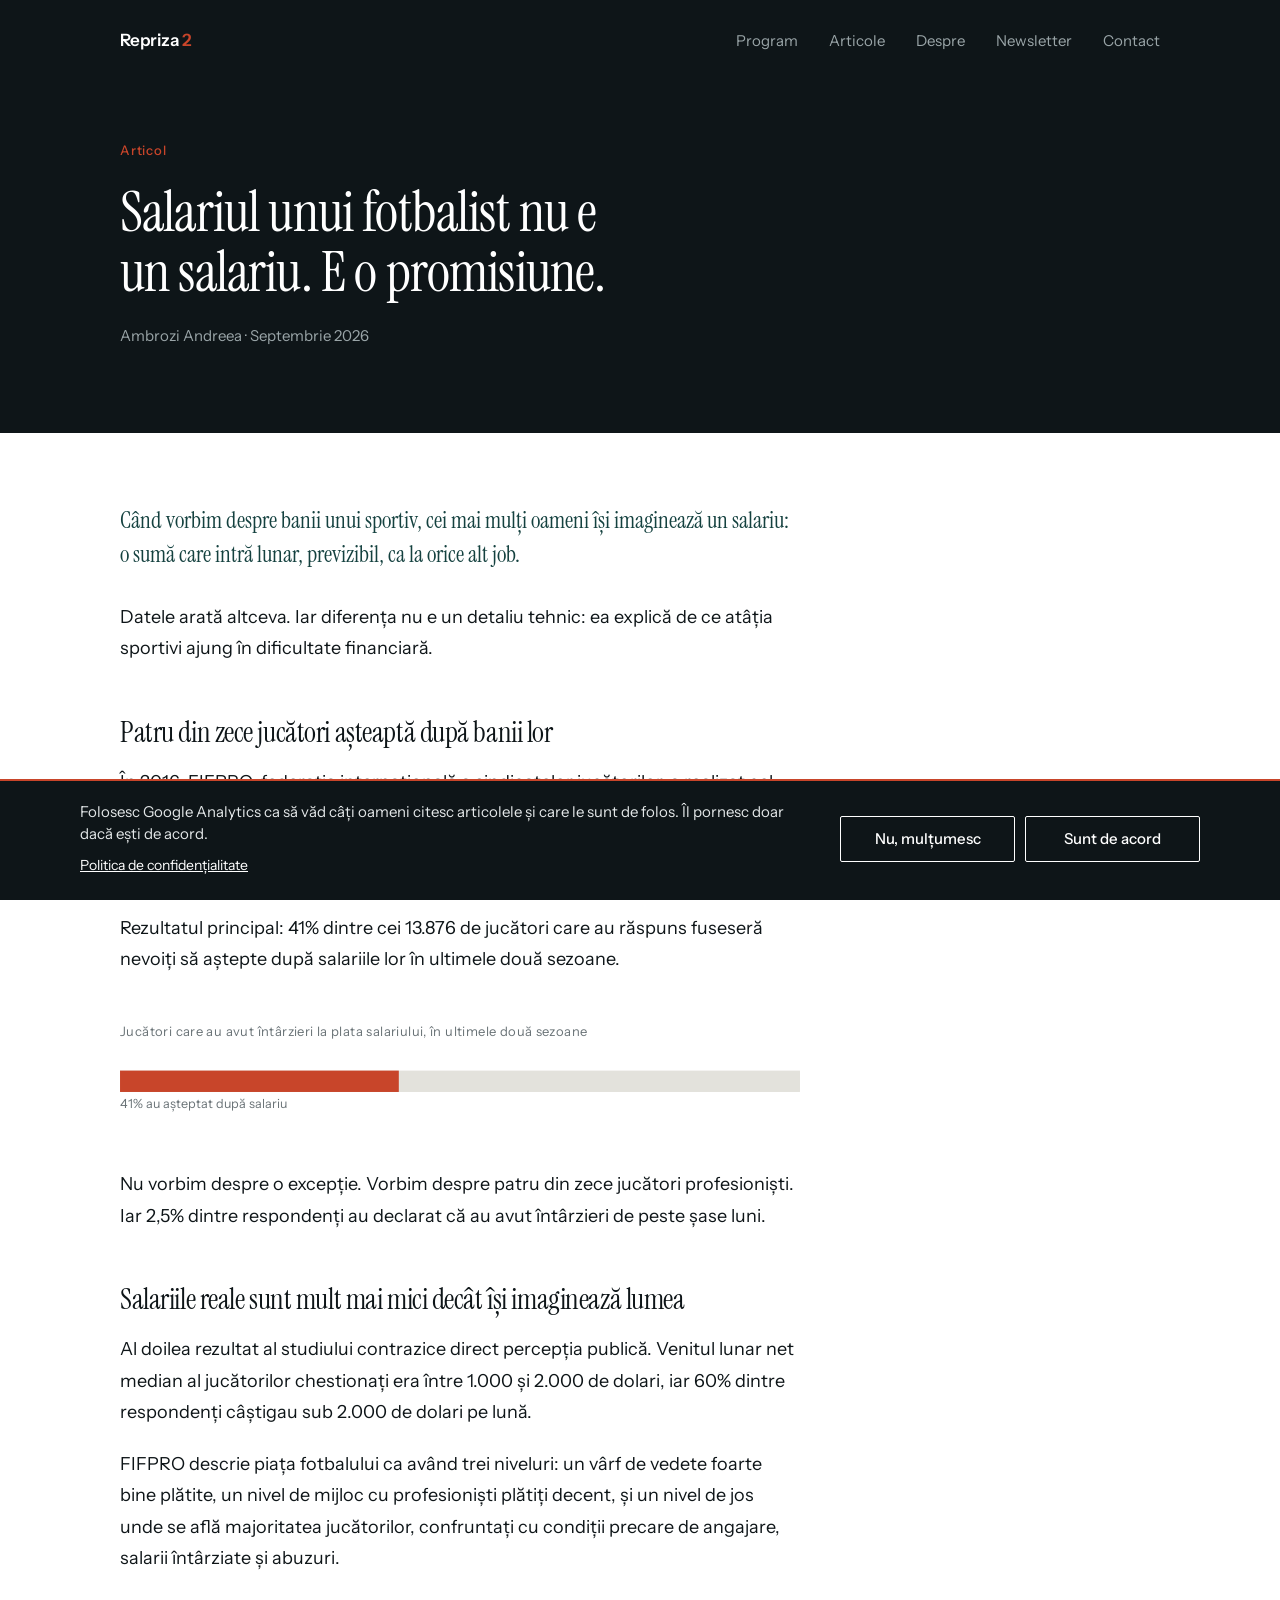
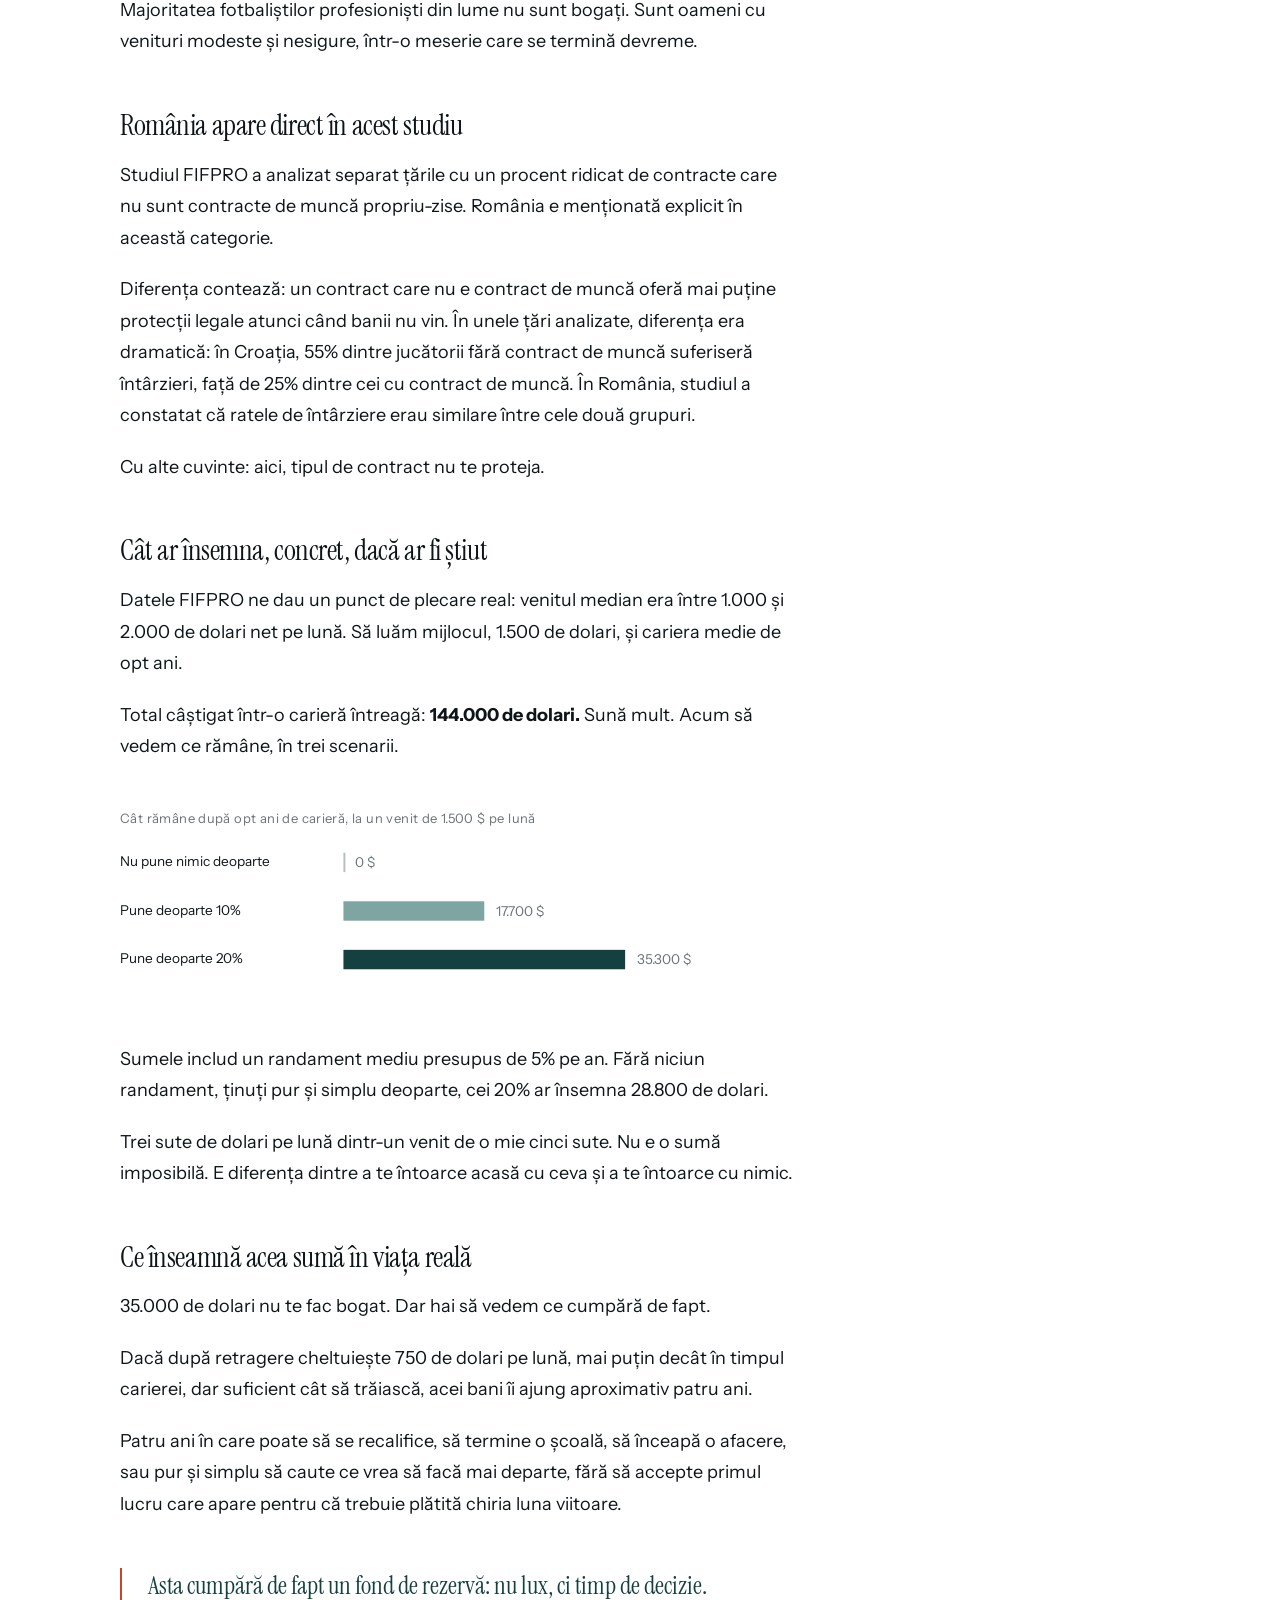
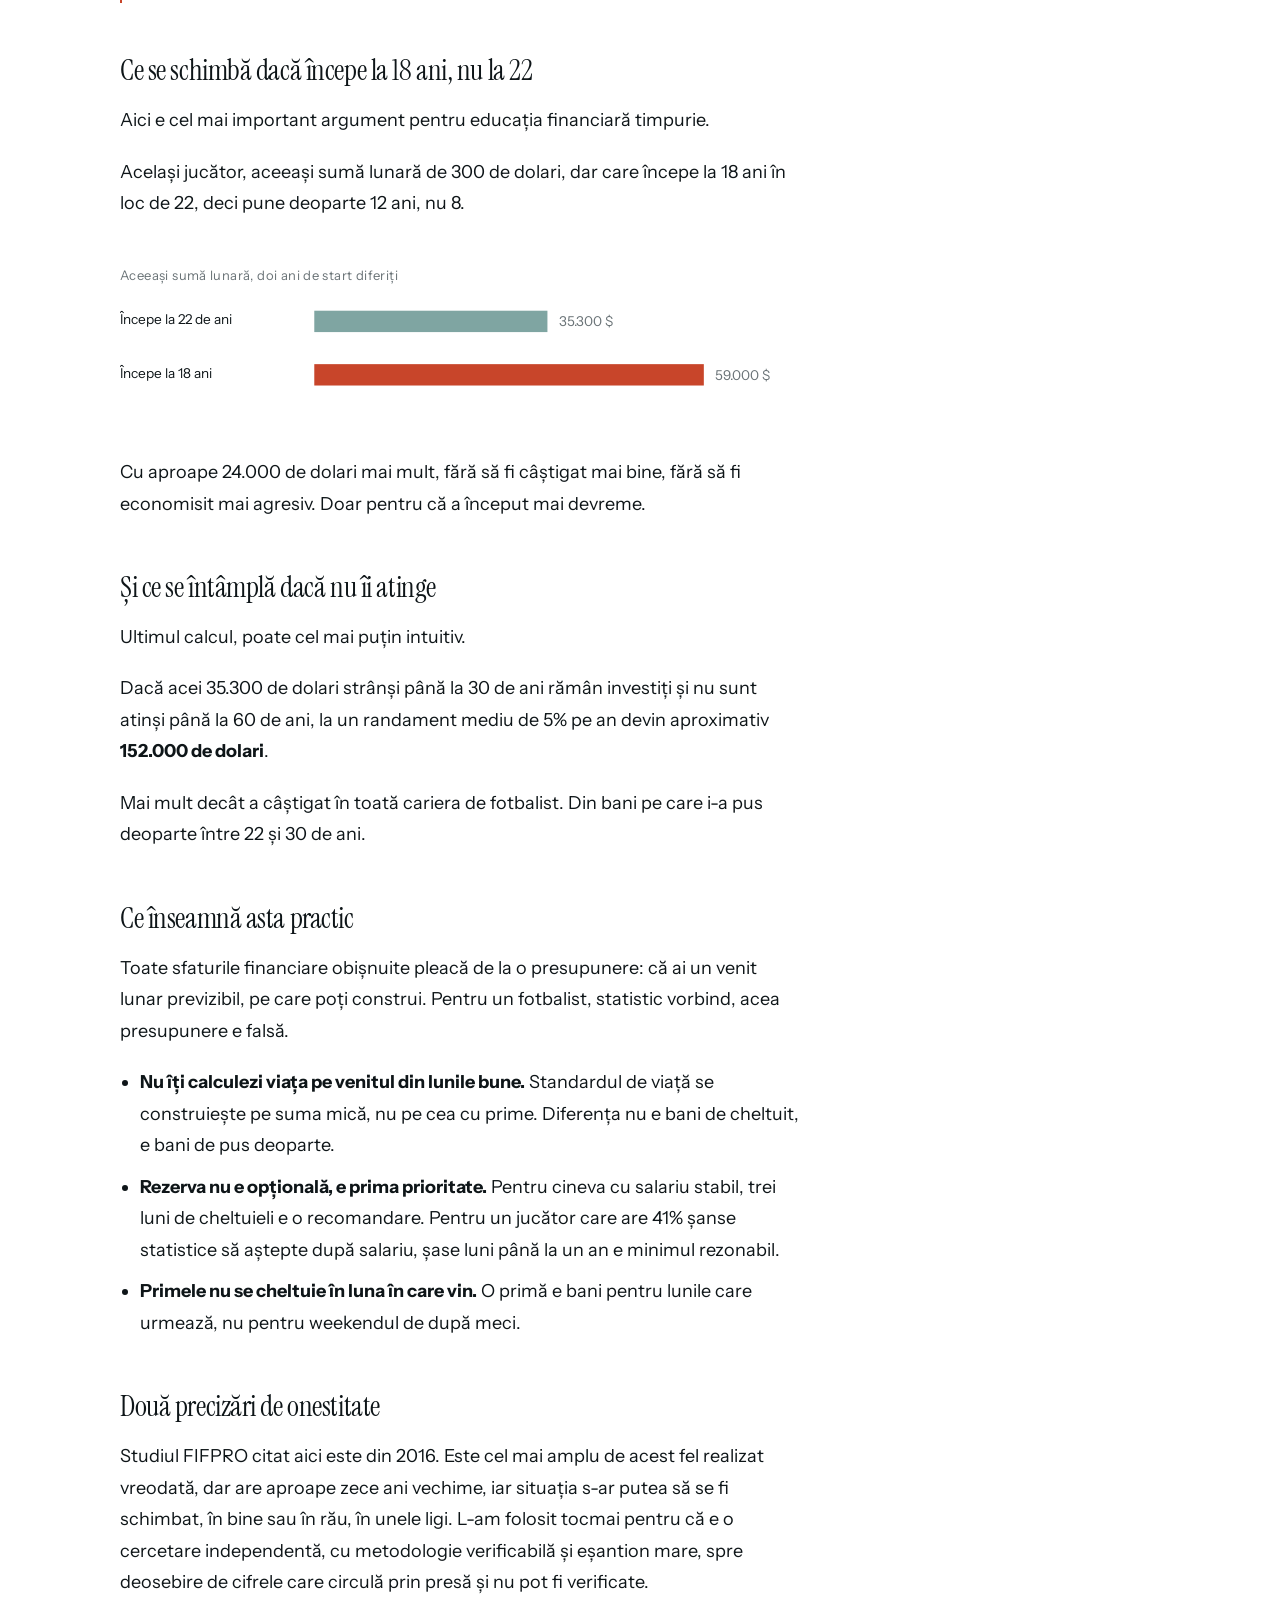
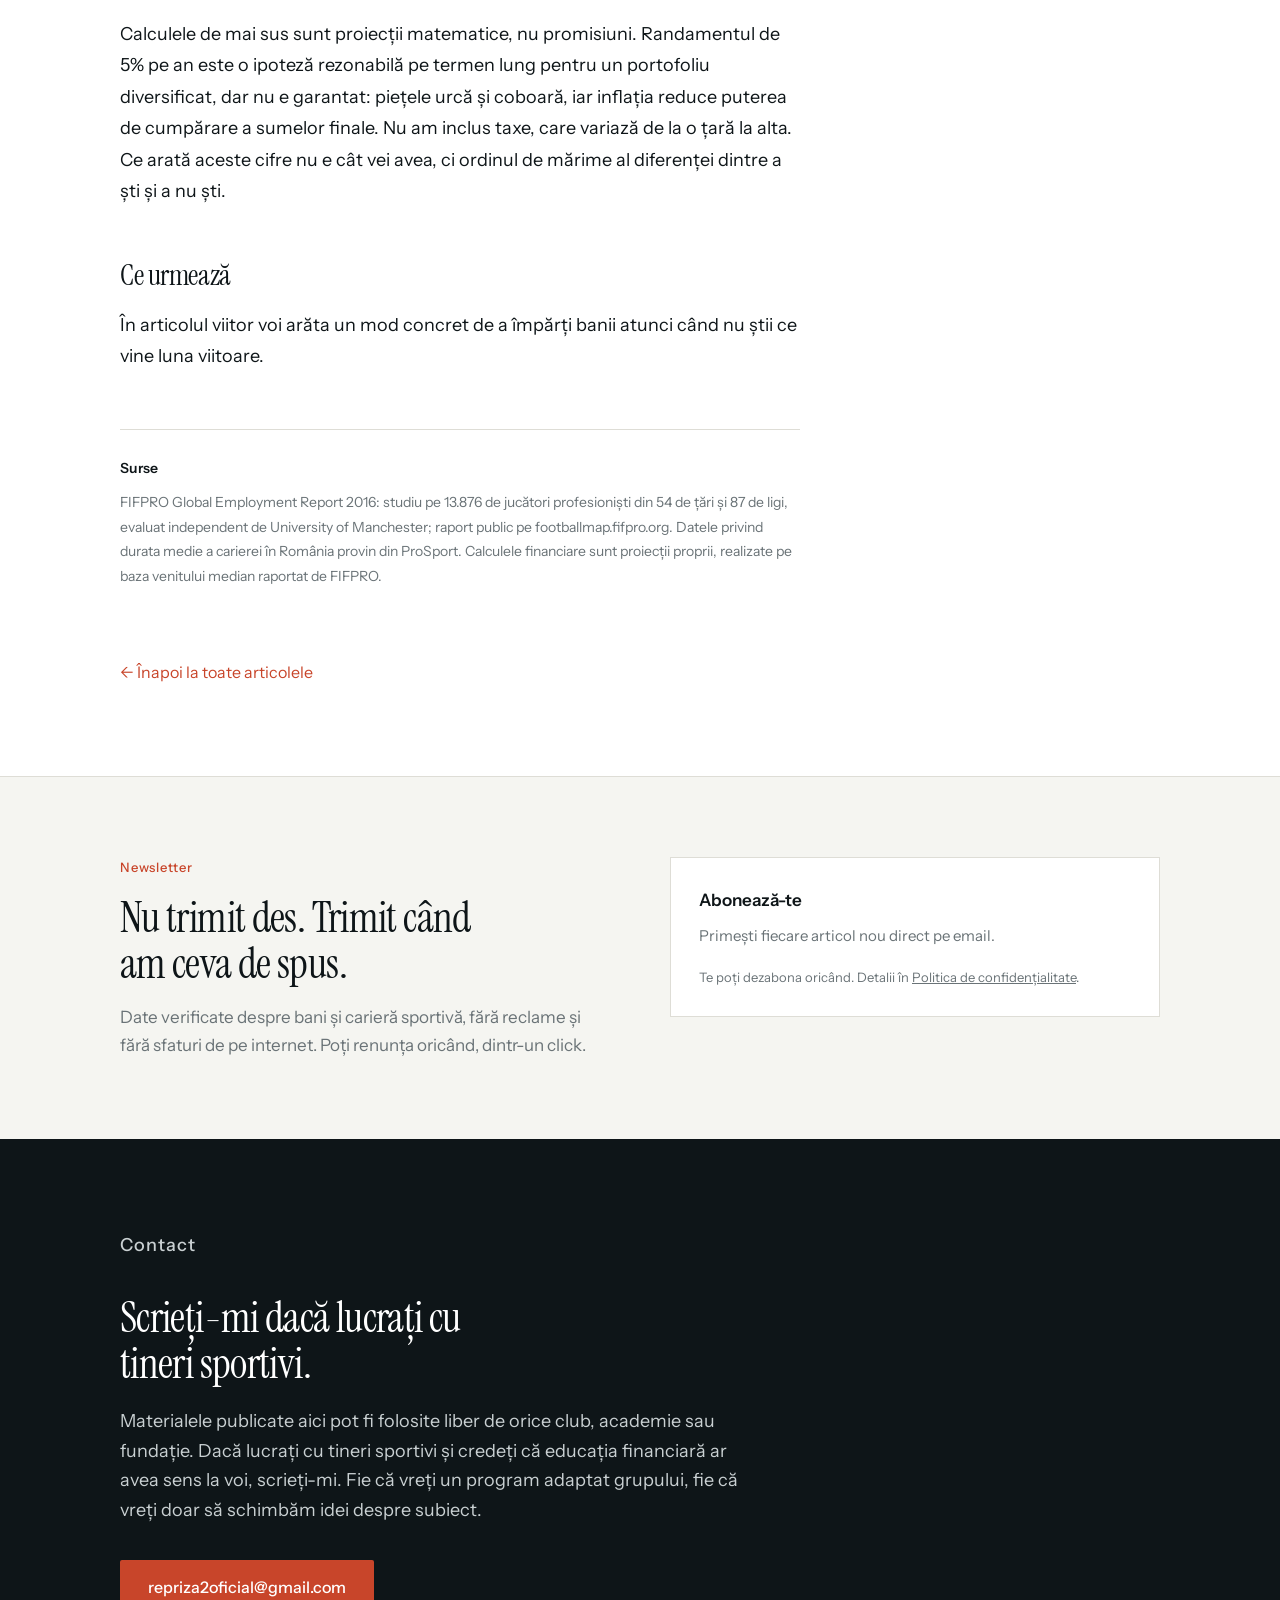
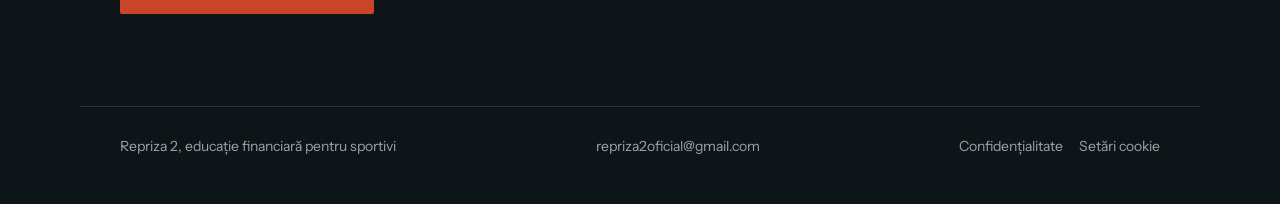
<file: articol-venituri-neregulate.html>
<!DOCTYPE html>
<html lang="ro">
<head>
<meta charset="utf-8">
<meta name="viewport" content="width=device-width, initial-scale=1">
<title>Salariul unui fotbalist nu e un salariu. E o promisiune. | Repriza 2</title>
<meta name="description" content="41% dintre fotbaliștii profesioniști au avut întârzieri la salariu, arată studiul FIFPRO. Ce înseamnă veniturile neregulate pentru educația financiară a unui sportiv, cu cifrele făcute concret.">
<meta name="keywords" content="salarii fotbalisti, venituri neregulate, educatie financiara sportivi, FIFPRO, economisire, fond de rezerva, finante personale sportivi, alfabetizare financiara">
<meta name="author" content="Ambrozi Andreea">
<meta name="robots" content="index, follow">
<link rel="canonical" href="https://repriza2.ro/articol-venituri-neregulate.html">
<meta property="og:title" content="Salariul unui fotbalist nu e un salariu. E o promisiune.">
<meta property="og:description" content="41% dintre fotbaliștii profesioniști au avut întârzieri la salariu. Ce înseamnă asta pentru educația financiară, cu cifrele făcute concret.">
<meta property="og:type" content="article">
<meta property="og:url" content="https://repriza2.ro/articol-venituri-neregulate.html">
<meta property="og:locale" content="ro_RO">
<meta property="og:image" content="https://repriza2.ro/og-repriza2.png">
<meta property="og:image:width" content="1200">
<meta property="og:image:height" content="628">
<meta name="twitter:card" content="summary_large_image">
<meta name="twitter:image" content="https://repriza2.ro/og-repriza2.png">
<link rel="preconnect" href="https://fonts.googleapis.com">
<link rel="preconnect" href="https://fonts.gstatic.com" crossorigin>
<link href="https://fonts.googleapis.com/css2?family=Instrument+Sans:wght@400;500;600&family=Instrument+Serif&display=swap" rel="stylesheet">
<link rel="icon" href="/favicon.ico" sizes="any">
<link rel="icon" type="image/png" sizes="32x32" href="/favicon-32.png">
<link rel="apple-touch-icon" href="/apple-touch-icon.png">
<script>
  /* Google Analytics pornește doar după acordul vizitatorului (banner de cookie-uri). */
  window.dataLayer = window.dataLayer || [];
  function gtag(){dataLayer.push(arguments);}
  window.r2PornesteGA = function(){
    if (window.r2GA) return; window.r2GA = true;
    var s = document.createElement('script'); s.async = true;
    s.src = 'https://www.googletagmanager.com/gtag/js?id=G-DYVVWEW9CT';
    document.head.appendChild(s);
    gtag('js', new Date()); gtag('config', 'G-DYVVWEW9CT');
  };
  try { if (localStorage.getItem('r2-cookie') === 'da') window.r2PornesteGA(); } catch(e) {}
</script>
<script type="application/ld+json">
{
  "@context":"https://schema.org",
  "@type":"Article",
  "headline":"Salariul unui fotbalist nu e un salariu. E o promisiune.",
  "author":{"@type":"Person","name":"Ambrozi Andreea"},
  "datePublished":"2026-09-04",
  "inLanguage":"ro",
  "publisher":{"@type":"Organization","name":"Repriza 2"},
  "mainEntityOfPage":"https://repriza2.ro/articol-venituri-neregulate.html"
}
</script>
<style>
:root{
  --ink:#0E1518;
  --ink-soft:#1A2428;
  --paper:#FFFFFF;
  --paper-2:#F5F5F1;
  --line:#DEDDD6;
  --line-dark:#2B3639;
  --muted:#6A7377;
  --muted-dark:#9AA5A8;
  --accent:#C8452A;
  --deep:#14413F;
}

*{box-sizing:border-box}
html{scroll-behavior:smooth}
@media (prefers-reduced-motion:reduce){html{scroll-behavior:auto}}

body{
  margin:0;
  background:var(--paper);
  color:var(--ink);
  font-family:"Instrument Sans",system-ui,sans-serif;
  font-size:17px;
  line-height:1.65;
  -webkit-font-smoothing:antialiased;
}

.wrap{max-width:1120px;margin:0 auto;padding:0 40px}
.col{max-width:680px}

/* ---------- nav ---------- */
.nav{position:relative;z-index:3}
.nav .wrap{display:flex;align-items:center;justify-content:space-between;padding:26px 40px}
.logo{font-size:17px;font-weight:600;letter-spacing:-.01em;text-decoration:none;color:#fff}
.logo em{font-style:normal;color:var(--accent)}
.nav a.lnk{font-size:15px;color:var(--muted-dark);text-decoration:none;margin-left:28px}
.nav a.lnk:hover{color:#fff}

/* ---------- hero ---------- */
.hero{background:var(--ink);color:#fff;padding-bottom:76px}
.eyebrow{
  font-size:13px;letter-spacing:.06em;color:var(--accent);
  margin:0 0 22px;font-weight:500;
}
.hero h1{
  font-family:"Instrument Serif",Georgia,serif;
  font-weight:400;
  font-size:clamp(40px,6.2vw,74px);
  line-height:1.02;
  letter-spacing:-.015em;
  margin:0 0 24px;
  max-width:16ch;
}
.hero .sub{font-size:19px;color:#C9D0D2;max-width:46ch;margin:0 0 36px}
.btn{
  display:inline-block;background:var(--accent);color:#fff;
  text-decoration:none;font-size:16px;font-weight:500;
  padding:14px 28px;border-radius:2px;
  transition:background .15s ease;
}
.btn:hover{background:#A93820}
.btn-ghost{
  display:inline-block;color:#fff;text-decoration:none;font-size:16px;
  padding:14px 4px;margin-left:22px;border-bottom:1px solid rgba(255,255,255,.35);
}
.btn-ghost:hover{border-color:#fff}

/* timeline graphic */
.tl{margin-top:66px;border-top:1px solid var(--line-dark);padding-top:30px}
.tl-head{display:flex;justify-content:space-between;font-size:13px;color:var(--muted-dark);margin-bottom:14px}
.tl-bar{display:flex;height:44px;width:100%;overflow:hidden}
.tl-seg{height:100%}
.tl-a{background:#232E32;flex:18}
.tl-b{background:var(--accent);flex:8}
.tl-c{background:#232E32;flex:54}
.tl-legend{display:flex;gap:28px;margin-top:16px;font-size:14px;color:#C9D0D2;flex-wrap:wrap}
.tl-legend i{display:inline-block;width:11px;height:11px;margin-right:8px;vertical-align:baseline;border:1px solid rgba(255,255,255,.28)}
.tl-note{font-size:14px;color:var(--muted-dark);margin-top:20px;max-width:56ch}

/* ---------- stat strip ---------- */
.stats{background:var(--paper-2);border-bottom:1px solid var(--line)}
.stats .wrap{display:grid;grid-template-columns:repeat(auto-fit,minmax(220px,1fr));gap:0}
.stat{padding:40px 32px 40px 0}
.stat:not(:last-child){border-right:1px solid var(--line)}
.stat b{
  display:block;font-family:"Instrument Serif",Georgia,serif;
  font-size:52px;line-height:1;font-weight:400;color:var(--deep);
  letter-spacing:-.02em;
}
.stat span{display:block;font-size:15px;color:var(--muted);margin-top:12px;line-height:1.45}

/* ---------- sections ---------- */
section{padding:88px 0}
.sec-label{font-size:13px;letter-spacing:.06em;color:var(--accent);font-weight:500;margin:0 0 16px}
h2{
  font-family:"Instrument Serif",Georgia,serif;font-weight:400;
  font-size:clamp(30px,3.6vw,42px);line-height:1.1;letter-spacing:-.015em;
  margin:0 0 24px;max-width:20ch;
}
p{margin:0 0 20px}
a{color:var(--accent)}

/* offer cards */
.offer{display:grid;grid-template-columns:repeat(auto-fit,minmax(260px,1fr));gap:0;margin-top:46px;border-top:1px solid var(--line)}
.card{padding:34px 30px 34px 0;border-right:1px solid var(--line)}
.card:last-child{border-right:none}
.card h3{font-size:19px;font-weight:600;margin:0 0 12px;letter-spacing:-.01em}
.card p{font-size:16px;color:var(--muted);margin:0}
.card .n{font-family:"Instrument Serif",serif;font-size:15px;color:var(--accent);display:block;margin-bottom:16px}

/* articles */
.alt{background:var(--paper-2)}
.post{display:block;text-decoration:none;color:inherit;border-top:1px solid var(--line);padding:30px 0;transition:padding-left .15s ease}
.post:hover{padding-left:10px}
.post:hover h3{color:var(--accent)}
.post .when{font-size:13px;color:var(--muted);margin-bottom:10px}
.post h3{font-family:"Instrument Serif",Georgia,serif;font-weight:400;font-size:27px;line-height:1.2;margin:0 0 10px;letter-spacing:-.01em}
.post p{color:var(--muted);font-size:16px;margin:0}

/* about */
.about-grid{display:grid;grid-template-columns:1fr 1fr;gap:70px;align-items:start}
.pull{
  font-family:"Instrument Serif",Georgia,serif;font-size:26px;line-height:1.35;
  color:var(--deep);border-left:2px solid var(--accent);padding-left:24px;margin:0;
}

/* cta */
.cta{background:var(--ink);color:#fff;padding:92px 0}
.cta h2{color:#fff;margin-bottom:20px}
.cta p{color:#C9D0D2;max-width:52ch;font-size:18px;margin-bottom:34px}

footer{background:var(--ink);color:var(--muted-dark);font-size:14px;padding:0 0 46px}
footer .wrap{border-top:1px solid var(--line-dark);padding-top:28px;display:flex;justify-content:space-between;flex-wrap:wrap;gap:14px}
footer a{color:var(--muted-dark);text-decoration:none}
footer a:hover{color:#fff}

/* ---------- article page ---------- */
.art-head{background:var(--ink);color:#fff;padding-bottom:64px}
.art-head h1{
  font-family:"Instrument Serif",Georgia,serif;font-weight:400;
  font-size:clamp(34px,4.8vw,56px);line-height:1.06;letter-spacing:-.015em;
  margin:0 0 22px;max-width:19ch;
}
.art-meta{font-size:15px;color:var(--muted-dark)}
article{padding:70px 0 0}
article .col{font-size:18px;line-height:1.75}
.lead{font-size:23px;line-height:1.5;color:var(--deep);font-family:"Instrument Serif",Georgia,serif;margin-bottom:30px}
article h2{font-size:29px;margin:52px 0 18px;max-width:none}
figure{margin:44px 0}
figcaption{font-size:13px;color:var(--muted);margin-bottom:14px;letter-spacing:.03em}
blockquote{
  margin:48px 0;padding-left:26px;border-left:2px solid var(--accent);
  font-family:"Instrument Serif",Georgia,serif;font-size:25px;line-height:1.4;color:var(--deep);
}
article ul{padding-left:20px;margin:0 0 22px}
article li{margin-bottom:10px}
.src{font-size:14px;color:var(--muted);border-top:1px solid var(--line);padding-top:26px;margin:56px 0 0}
.src h4{font-size:14px;font-weight:600;margin:0 0 10px;color:var(--ink);letter-spacing:.02em}
.back{display:inline-block;margin:50px 0 90px;font-size:16px;text-decoration:none;color:var(--accent)}
.back:hover{text-decoration:underline}

@media (max-width:900px){
  .about-grid{grid-template-columns:1fr;gap:36px}
}
@media (max-width:640px){
  body{font-size:16px}
  .wrap{padding:0 22px}
  .nav .wrap{padding:20px 22px}
  .nav a.lnk{margin-left:16px;font-size:14px}
  section{padding:60px 0}
  .stat{border-right:none;border-bottom:1px solid var(--line);padding:28px 0}
  .stat:last-child{border-bottom:none}
  .card{border-right:none;border-bottom:1px solid var(--line);padding:28px 0}
  .card:last-child{border-bottom:none}
  .btn-ghost{margin-left:0;display:block;margin-top:14px}
  .tl-legend{gap:14px;font-size:13px}
}

a:focus-visible,.post:focus-visible,.btn:focus-visible{outline:2px solid var(--accent);outline-offset:3px}

.news{background:var(--paper-2);border-top:1px solid var(--line);padding:80px 0}
.news-grid{display:grid;grid-template-columns:1fr 1fr;gap:60px;align-items:start}
.news h2{margin-bottom:16px}
.news p.intro{color:var(--muted);margin-bottom:0}
.news .formbox{background:var(--paper);border:1px solid var(--line);padding:28px}
.news .formbox h3{font-size:17px;font-weight:600;margin:0 0 10px}
.news .formbox p{font-size:15px;color:var(--muted);margin:0 0 18px}
@media (max-width:900px){.news-grid{grid-template-columns:1fr;gap:32px}}


/* ---------- meniu telefon ---------- */
.logo{white-space:nowrap}
.hero-in{padding-top:60px}
.burger{display:none}
.menu-panel{display:none}
@media (max-width:640px){
  .nav .wrap{padding:16px 22px}
  .nav .links{display:none}
  .burger{display:flex;flex-direction:column;justify-content:center;gap:6px;width:44px;height:44px;margin-right:-10px;padding:10px;background:none;border:0;cursor:pointer}
  .burger span{display:block;height:2px;width:24px;background:#fff;border-radius:1px}
  .menu-panel:not([hidden]){display:block;position:absolute;left:0;right:0;top:76px;min-height:calc(100vh - 76px);background:var(--ink);border-top:1px solid var(--line-dark);padding:8px 22px 28px;z-index:5}
  .menu-panel a{display:block;font-size:13px;font-weight:500;letter-spacing:.06em;color:#fff;text-decoration:none;padding:16px 0;border-bottom:1px solid var(--line-dark)}
  .menu-panel a.menu-cta{font-size:16px;letter-spacing:0;background:var(--accent);text-align:center;margin-top:28px;padding:16px;border:0;border-radius:2px}
  .hero-in{padding-top:36px}
}
.burger:focus-visible,.menu-panel a:focus-visible{outline:2px solid var(--accent);outline-offset:3px}

/* ---------- formular MailerLite, adus la stilul site-ului ---------- */
.formbox .ml-form-embedContainer{display:block !important;width:100% !important}
.formbox .ml-form-embedContainer .ml-form-embedWrapper,.formbox .ml-form-embedContainer .ml-form-embedWrapper.embedForm{display:block !important;max-width:none !important;width:100% !important;background:transparent !important;border-radius:0 !important}
.formbox .ml-form-embedContainer .ml-form-align-center,.formbox .ml-form-embedContainer .ml-form-align-left{text-align:left !important}
.formbox .ml-form-embedContainer .ml-form-embedWrapper .ml-form-embedBody,
.formbox .ml-form-embedContainer .ml-form-embedWrapper .ml-form-successBody{padding:0 !important}
.formbox .ml-form-embedContainer .ml-form-embedBody .ml-form-embedContent{display:none !important}
.formbox .ml-form-embedContainer .ml-form-fieldRow{margin:0 0 10px !important}
.formbox .ml-form-embedContainer input.form-control{width:100% !important;box-sizing:border-box !important;font-family:"Instrument Sans",system-ui,sans-serif !important;font-size:16px !important;color:var(--ink) !important;border:1px solid var(--line) !important;border-radius:2px !important;padding:13px 14px !important;height:auto !important;background:var(--paper) !important}
.formbox .ml-form-embedContainer input.form-control:focus{outline:2px solid var(--accent) !important;outline-offset:1px;border-color:var(--accent) !important}
.formbox .ml-form-embedContainer .ml-form-embedSubmit{margin:0 !important}
.formbox .ml-form-embedContainer .ml-form-embedWrapper .ml-form-embedBody .ml-form-embedSubmit button.primary,.formbox .ml-form-embedContainer .ml-form-embedSubmit button.primary{font-family:"Instrument Sans",system-ui,sans-serif !important;font-size:16px !important;font-weight:500 !important;background:var(--accent) !important;color:#fff !important;border:0 !important;border-radius:2px !important;padding:14px !important;height:auto !important;width:100% !important}
.formbox .ml-form-embedContainer .ml-form-embedSubmit button.primary:hover{background:#A93820 !important}
.formbox .ml-form-embedContainer .ml-form-successContent h4{font-family:"Instrument Serif",Georgia,serif !important;font-weight:400 !important;font-size:26px !important;color:var(--deep) !important;margin:0 0 6px !important}
.formbox .ml-form-embedContainer .ml-form-successContent p{font-family:"Instrument Sans",system-ui,sans-serif !important;font-size:15px !important;color:var(--muted) !important;margin:0 !important}
.formbox .ml-form-embedContainer .ml-form-successBody{border-left:2px solid var(--accent);padding-left:16px !important}

/* butonul MailerLite: regula lor folosește id-ul formularului, deci îl folosim și noi */
#mlb2-45575444.ml-form-embedContainer .ml-form-embedWrapper .ml-form-embedBody .ml-form-embedSubmit button.primary{font-family:"Instrument Sans",system-ui,sans-serif !important;font-size:16px !important;font-weight:500 !important;background:#C8452A !important;border-radius:2px !important}
#mlb2-45575444.ml-form-embedContainer .ml-form-embedWrapper .ml-form-embedBody .ml-form-embedSubmit button.primary:hover{background:#A93820 !important}
#mlb2-45575444.ml-form-embedContainer .ml-form-embedWrapper .ml-form-embedBody .form-control{font-family:"Instrument Sans",system-ui,sans-serif !important;font-size:16px !important}

/* ---------- banner cookie-uri ---------- */
.cookie-bar{position:fixed;left:0;right:0;bottom:0;z-index:50;background:var(--ink);color:#fff;border-top:2px solid var(--accent);padding:20px 22px calc(22px + env(safe-area-inset-bottom,0px))}
.cookie-bar .in{max-width:1120px;margin:0 auto;display:flex;align-items:center;gap:20px 32px;flex-wrap:wrap}
.cookie-bar .txt{flex:1 1 420px;min-width:0}
.cookie-bar p{margin:0 0 4px;font-size:15px;line-height:1.5;color:#E3E7E8}
.cookie-bar a{color:#fff;font-size:14px}
.cookie-bar .btns{display:grid;grid-template-columns:1fr 1fr;gap:10px;flex:0 1 360px;min-width:0}
.cookie-bar button{font:500 15px/1.2 "Instrument Sans",system-ui,sans-serif;padding:13px 10px;border-radius:2px;cursor:pointer;background:transparent;color:#fff;border:1px solid #fff}
.cookie-bar button:hover{background:#fff;color:var(--ink)}
.cookie-bar button:focus-visible{outline:2px solid var(--accent);outline-offset:2px}
@media (max-width:640px){.cookie-bar .btns{flex:1 1 100%}}
footer .legal a{margin-left:16px}
footer .legal a:first-child{margin-left:0}
footer .legal button{background:none;border:0;padding:0;margin-left:16px;font:inherit;color:var(--muted-dark);cursor:pointer}
footer .legal button:hover{color:#fff}
.news .formbox p.form-note{font-size:13px;color:var(--muted);margin:12px 0 0}
.news .formbox p.form-note a{color:var(--muted)}
</style>
<script>
    (function(w,d,e,u,f,l,n){w[f]=w[f]||function(){(w[f].q=w[f].q||[])
    .push(arguments);},l=d.createElement(e),l.async=1,l.src=u,
    n=d.getElementsByTagName(e)[0],n.parentNode.insertBefore(l,n);})
    (window,document,'script','https://assets.mailerlite.com/js/universal.js','ml');
    ml('account', '2615364');
</script>
</head>
<body>

<div class="art-head">
  <div class="nav">
    <div class="wrap">
      <a class="logo" href="index.html">Repriza <em>2</em></a>
      <div class="links">
        <a class="lnk" href="index.html#program">Program</a>
        <a class="lnk" href="articole.html">Articole</a>
        <a class="lnk" href="index.html#despre">Despre</a>
        <a class="lnk" href="index.html#newsletter">Newsletter</a>
        <a class="lnk" href="index.html#contact">Contact</a>
      </div>
      <button class="burger" id="burger" type="button" aria-label="Deschide meniul" aria-expanded="false" aria-controls="menu-panel"><span></span><span></span><span></span></button>
    </div>
    <nav class="menu-panel" id="menu-panel" aria-label="Meniu" hidden>
      <a href="index.html#program">Program</a>
      <a href="articole.html">Articole</a>
      <a href="index.html#despre">Despre</a>
      <a href="index.html#newsletter">Newsletter</a>
      <a class="menu-cta" href="index.html#contact">Scrie-mi</a>
    </nav>
  </div>

  <div class="wrap hero-in">
    <p class="eyebrow">Articol</p>
    <h1>Salariul unui fotbalist nu e un salariu. E o promisiune.</h1>
    <p class="art-meta">Ambrozi Andreea · Septembrie 2026</p>
  </div>
</div>

<article>
  <div class="wrap">
    <div class="col">

      <p class="lead">Când vorbim despre banii unui sportiv, cei mai mulți oameni își imaginează un salariu: o sumă care intră lunar, previzibil, ca la orice alt job.</p>

      <p>Datele arată altceva. Iar diferența nu e un detaliu tehnic: ea explică de ce atâția sportivi ajung în dificultate financiară.</p>

      <h2>Patru din zece jucători așteaptă după banii lor</h2>

      <p>În 2016, FIFPRO, federația internațională a sindicatelor jucătorilor, a realizat cel mai mare studiu de acest fel făcut vreodată în sportul profesionist. Aproape 14.000 de fotbaliști din 54 de țări și 87 de ligi au răspuns, iar datele au fost evaluate independent de University of Manchester.</p>

      <p>Rezultatul principal: 41% dintre cei 13.876 de jucători care au răspuns fuseseră nevoiți să aștepte după salariile lor în ultimele două sezoane.</p>

      <figure>
        <figcaption>Jucători care au avut întârzieri la plata salariului, în ultimele două sezoane</figcaption>
        <svg viewBox="0 0 700 60" width="100%" role="img" xmlns="http://www.w3.org/2000/svg" aria-label="41 la sută dintre jucători au avut întârzieri la plata salariului">
          <rect x="0" y="14" width="700" height="22" fill="#E3E2DC"/>
          <rect x="0" y="14" width="287" height="22" fill="#C8452A"/>
          <text x="0" y="52" font-family="Instrument Sans,sans-serif" font-size="13" fill="#6A7377">41% au așteptat după salariu</text>
        </svg>
      </figure>

      <p>Nu vorbim despre o excepție. Vorbim despre patru din zece jucători profesioniști. Iar 2,5% dintre respondenți au declarat că au avut întârzieri de peste șase luni.</p>

      <h2>Salariile reale sunt mult mai mici decât își imaginează lumea</h2>

      <p>Al doilea rezultat al studiului contrazice direct percepția publică. Venitul lunar net median al jucătorilor chestionați era între 1.000 și 2.000 de dolari, iar 60% dintre respondenți câștigau sub 2.000 de dolari pe lună.</p>

      <p>FIFPRO descrie piața fotbalului ca având trei niveluri: un vârf de vedete foarte bine plătite, un nivel de mijloc cu profesioniști plătiți decent, și un nivel de jos unde se află majoritatea jucătorilor, confruntați cu condiții precare de angajare, salarii întârziate și abuzuri.</p>

      <p>Majoritatea fotbaliștilor profesioniști din lume nu sunt bogați. Sunt oameni cu venituri modeste și nesigure, într-o meserie care se termină devreme.</p>

      <h2>România apare direct în acest studiu</h2>

      <p>Studiul FIFPRO a analizat separat țările cu un procent ridicat de contracte care nu sunt contracte de muncă propriu-zise. România e menționată explicit în această categorie.</p>

      <p>Diferența contează: un contract care nu e contract de muncă oferă mai puține protecții legale atunci când banii nu vin. În unele țări analizate, diferența era dramatică: în Croația, 55% dintre jucătorii fără contract de muncă suferiseră întârzieri, față de 25% dintre cei cu contract de muncă. În România, studiul a constatat că ratele de întârziere erau similare între cele două grupuri.</p>

      <p>Cu alte cuvinte: aici, tipul de contract nu te proteja.</p>

      <h2>Cât ar însemna, concret, dacă ar fi știut</h2>

      <p>Datele FIFPRO ne dau un punct de plecare real: venitul median era între 1.000 și 2.000 de dolari net pe lună. Să luăm mijlocul, 1.500 de dolari, și cariera medie de opt ani.</p>

      <p>Total câștigat într-o carieră întreagă: <strong>144.000 de dolari.</strong> Sună mult. Acum să vedem ce rămâne, în trei scenarii.</p>

      <figure>
        <figcaption>Cât rămâne după opt ani de carieră, la un venit de 1.500 $ pe lună</figcaption>
        <svg viewBox="0 0 700 150" width="100%" role="img" xmlns="http://www.w3.org/2000/svg" aria-label="Fără economii zero dolari, cu 10 la sută pus deoparte 17700 dolari, cu 20 la sută 35300 dolari">
          <text x="0" y="24" font-family="Instrument Sans,sans-serif" font-size="14" fill="#0E1518">Nu pune nimic deoparte</text>
          <rect x="230" y="10" width="2" height="20" fill="#B9BEC0"/>
          <text x="242" y="25" font-family="Instrument Sans,sans-serif" font-size="14" fill="#6A7377">0 $</text>
          <text x="0" y="74" font-family="Instrument Sans,sans-serif" font-size="14" fill="#0E1518">Pune deoparte 10%</text>
          <rect x="230" y="60" width="145" height="20" fill="#7FA5A2"/>
          <text x="387" y="75" font-family="Instrument Sans,sans-serif" font-size="14" fill="#6A7377">17.700 $</text>
          <text x="0" y="124" font-family="Instrument Sans,sans-serif" font-size="14" fill="#0E1518">Pune deoparte 20%</text>
          <rect x="230" y="110" width="290" height="20" fill="#14413F"/>
          <text x="532" y="125" font-family="Instrument Sans,sans-serif" font-size="14" fill="#6A7377">35.300 $</text>
        </svg>
      </figure>

      <p>Sumele includ un randament mediu presupus de 5% pe an. Fără niciun randament, ținuți pur și simplu deoparte, cei 20% ar însemna 28.800 de dolari.</p>

      <p>Trei sute de dolari pe lună dintr-un venit de o mie cinci sute. Nu e o sumă imposibilă. E diferența dintre a te întoarce acasă cu ceva și a te întoarce cu nimic.</p>

      <h2>Ce înseamnă acea sumă în viața reală</h2>

      <p>35.000 de dolari nu te fac bogat. Dar hai să vedem ce cumpără de fapt.</p>

      <p>Dacă după retragere cheltuiește 750 de dolari pe lună, mai puțin decât în timpul carierei, dar suficient cât să trăiască, acei bani îi ajung aproximativ patru ani.</p>

      <p>Patru ani în care poate să se recalifice, să termine o școală, să înceapă o afacere, sau pur și simplu să caute ce vrea să facă mai departe, fără să accepte primul lucru care apare pentru că trebuie plătită chiria luna viitoare.</p>

      <blockquote>Asta cumpără de fapt un fond de rezervă: nu lux, ci timp de decizie.</blockquote>

      <h2>Ce se schimbă dacă începe la 18 ani, nu la 22</h2>

      <p>Aici e cel mai important argument pentru educația financiară timpurie.</p>

      <p>Același jucător, aceeași sumă lunară de 300 de dolari, dar care începe la 18 ani în loc de 22, deci pune deoparte 12 ani, nu 8.</p>

      <figure>
        <figcaption>Aceeași sumă lunară, doi ani de start diferiți</figcaption>
        <svg viewBox="0 0 700 105" width="100%" role="img" xmlns="http://www.w3.org/2000/svg" aria-label="Începe la 22 de ani 35300 dolari, începe la 18 ani 59000 dolari">
          <text x="0" y="24" font-family="Instrument Sans,sans-serif" font-size="14" fill="#0E1518">Începe la 22 de ani</text>
          <rect x="200" y="10" width="240" height="22" fill="#7FA5A2"/>
          <text x="452" y="26" font-family="Instrument Sans,sans-serif" font-size="14" fill="#6A7377">35.300 $</text>
          <text x="0" y="79" font-family="Instrument Sans,sans-serif" font-size="14" fill="#0E1518">Începe la 18 ani</text>
          <rect x="200" y="65" width="401" height="22" fill="#C8452A"/>
          <text x="613" y="81" font-family="Instrument Sans,sans-serif" font-size="14" fill="#6A7377">59.000 $</text>
        </svg>
      </figure>

      <p>Cu aproape 24.000 de dolari mai mult, fără să fi câștigat mai bine, fără să fi economisit mai agresiv. Doar pentru că a început mai devreme.</p>

      <h2>Și ce se întâmplă dacă nu îi atinge</h2>

      <p>Ultimul calcul, poate cel mai puțin intuitiv.</p>

      <p>Dacă acei 35.300 de dolari strânși până la 30 de ani rămân investiți și nu sunt atinși până la 60 de ani, la un randament mediu de 5% pe an devin aproximativ <strong>152.000 de dolari</strong>.</p>

      <p>Mai mult decât a câștigat în toată cariera de fotbalist. Din bani pe care i-a pus deoparte între 22 și 30 de ani.</p>

      <h2>Ce înseamnă asta practic</h2>

      <p>Toate sfaturile financiare obișnuite pleacă de la o presupunere: că ai un venit lunar previzibil, pe care poți construi. Pentru un fotbalist, statistic vorbind, acea presupunere e falsă.</p>

      <ul>
        <li><strong>Nu îți calculezi viața pe venitul din lunile bune.</strong> Standardul de viață se construiește pe suma mică, nu pe cea cu prime. Diferența nu e bani de cheltuit, e bani de pus deoparte.</li>
        <li><strong>Rezerva nu e opțională, e prima prioritate.</strong> Pentru cineva cu salariu stabil, trei luni de cheltuieli e o recomandare. Pentru un jucător care are 41% șanse statistice să aștepte după salariu, șase luni până la un an e minimul rezonabil.</li>
        <li><strong>Primele nu se cheltuie în luna în care vin.</strong> O primă e bani pentru lunile care urmează, nu pentru weekendul de după meci.</li>
      </ul>

      <h2>Două precizări de onestitate</h2>

      <p>Studiul FIFPRO citat aici este din 2016. Este cel mai amplu de acest fel realizat vreodată, dar are aproape zece ani vechime, iar situația s-ar putea să se fi schimbat, în bine sau în rău, în unele ligi. L-am folosit tocmai pentru că e o cercetare independentă, cu metodologie verificabilă și eșantion mare, spre deosebire de cifrele care circulă prin presă și nu pot fi verificate.</p>

      <p>Calculele de mai sus sunt proiecții matematice, nu promisiuni. Randamentul de 5% pe an este o ipoteză rezonabilă pe termen lung pentru un portofoliu diversificat, dar nu e garantat: piețele urcă și coboară, iar inflația reduce puterea de cumpărare a sumelor finale. Nu am inclus taxe, care variază de la o țară la alta. Ce arată aceste cifre nu e cât vei avea, ci ordinul de mărime al diferenței dintre a ști și a nu ști.</p>

      <h2>Ce urmează</h2>

      <p>În articolul viitor voi arăta un mod concret de a împărți banii atunci când nu știi ce vine luna viitoare.</p>

      <div class="src">
        <h4>Surse</h4>
        <p>FIFPRO Global Employment Report 2016: studiu pe 13.876 de jucători profesioniști din 54 de țări și 87 de ligi, evaluat independent de University of Manchester; raport public pe footballmap.fifpro.org. Datele privind durata medie a carierei în România provin din ProSport. Calculele financiare sunt proiecții proprii, realizate pe baza venitului median raportat de FIFPRO.</p>
      </div>

      <a class="back" href="articole.html">← Înapoi la toate articolele</a>

    </div>
  </div>
</article>

<div class="news" id="newsletter">
  <div class="wrap">
    <div class="news-grid">
      <div>
        <p class="sec-label">Newsletter</p>
        <h2>Nu trimit des. Trimit când am ceva de spus.</h2>
        <p class="intro">Date verificate despre bani și carieră sportivă, fără reclame și fără sfaturi de pe internet. Poți renunța oricând, dintr-un click.</p>
      </div>
      <div class="formbox">
        <h3>Abonează-te</h3>
        <p>Primești fiecare articol nou direct pe email.</p>
        <div class="ml-embedded" data-form="nO3TDI"></div>
        <p class="form-note">Te poți dezabona oricând. Detalii în <a href="confidentialitate.html">Politica de confidențialitate</a>.</p>
      </div>
    </div>
  </div>
</div>

<div class="cta">
  <div class="wrap">
    <p class="sec-label">Contact</p>
    <h2>Scrieți-mi dacă lucrați cu tineri sportivi.</h2>
    <p>Materialele publicate aici pot fi folosite liber de orice club, academie sau fundație. Dacă lucrați cu tineri sportivi și credeți că educația financiară ar avea sens la voi, scrieți-mi. Fie că vreți un program adaptat grupului, fie că vreți doar să schimbăm idei despre subiect.</p>
    <a class="btn" href="mailto:repriza2oficial@gmail.com">repriza2oficial@gmail.com</a>
  </div>
</div>

<footer>
  <div class="wrap">
    <span><a href="index.html">Repriza 2</a>, educație financiară pentru sportivi</span>
    <span><a href="mailto:repriza2oficial@gmail.com">repriza2oficial@gmail.com</a></span>
    <span class="legal"><a href="confidentialitate.html">Confidențialitate</a><button type="button" data-cookie-setari>Setări cookie</button></span>
  </div>
</footer>


<script>
(function(){
  var b=document.getElementById('burger'), m=document.getElementById('menu-panel');
  if(!b||!m) return;
  function setOpen(o){ m.hidden=!o; b.setAttribute('aria-expanded',o?'true':'false'); b.setAttribute('aria-label',o?'Închide meniul':'Deschide meniul'); }
  b.addEventListener('click',function(){ setOpen(m.hidden); });
  m.addEventListener('click',function(e){ if(e.target.closest('a')) setOpen(false); });
  document.addEventListener('keydown',function(e){ if(e.key==='Escape') setOpen(false); });
})();
</script>

<div class="cookie-bar" id="cookie-bar" role="region" aria-label="Cookie-uri" hidden>
  <div class="in">
    <div class="txt">
      <p>Folosesc Google Analytics ca să văd câți oameni citesc articolele și care le sunt de folos. Îl pornesc doar dacă ești de acord.</p>
      <a href="confidentialitate.html">Politica de confidențialitate</a>
    </div>
    <div class="btns">
      <button type="button" id="cookie-nu">Nu, mulțumesc</button>
      <button type="button" id="cookie-da">Sunt de acord</button>
    </div>
  </div>
</div>
<script>
(function(){
  var bar=document.getElementById('cookie-bar');
  function citeste(){ try{ return localStorage.getItem('r2-cookie'); }catch(e){ return null; } }
  function scrie(v){ try{ localStorage.setItem('r2-cookie',v); }catch(e){} }
  function stergeGA(){
    document.cookie.split(';').forEach(function(c){
      var n=c.split('=')[0].trim();
      if(n.indexOf('_ga')===0){
        ['', '; domain=.repriza2.ro', '; domain=repriza2.ro'].forEach(function(d){
          document.cookie=n+'=; expires=Thu, 01 Jan 1970 00:00:00 GMT; path=/'+d;
        });
      }
    });
  }
  if(!citeste()) bar.hidden=false;
  document.getElementById('cookie-da').addEventListener('click',function(){ scrie('da'); bar.hidden=true; if(window.r2PornesteGA) window.r2PornesteGA(); });
  document.getElementById('cookie-nu').addEventListener('click',function(){
    var aveaAcord = citeste()==='da';
    scrie('nu'); bar.hidden=true; stergeGA();
    if(aveaAcord) location.reload();
  });
  document.querySelectorAll('[data-cookie-setari]').forEach(function(b){
    b.addEventListener('click',function(){ bar.hidden=false; document.getElementById('cookie-da').focus(); });
  });
})();
</script>
</body>
</html>
</file>
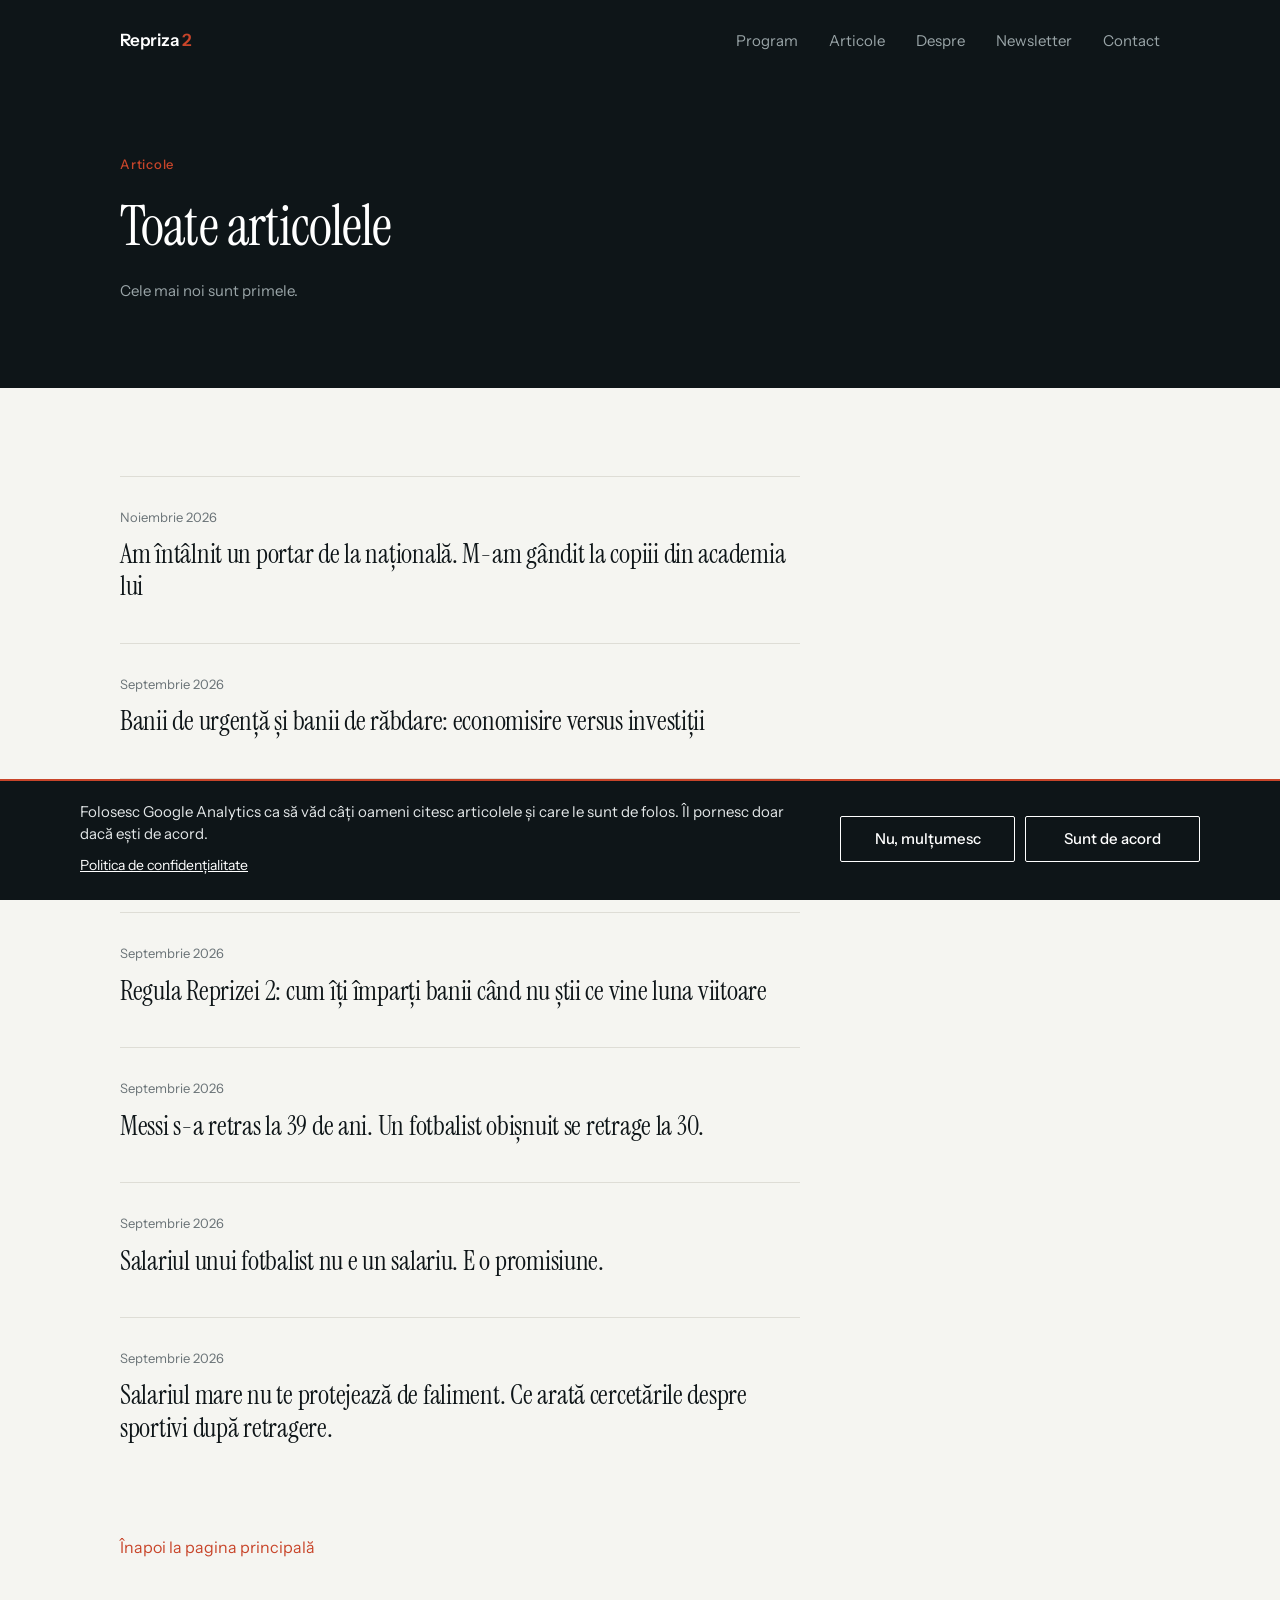
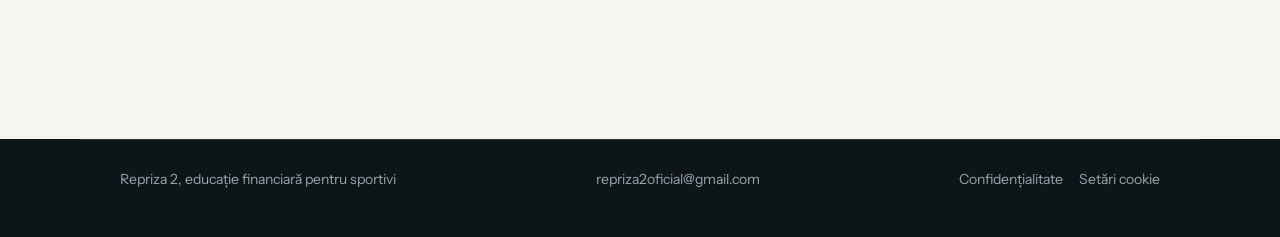
<file: articole.html>
<!DOCTYPE html>
<html lang="ro">
<head>
<meta charset="utf-8">
<meta name="viewport" content="width=device-width, initial-scale=1">
<title>Toate articolele | Repriza 2</title>
<meta name="description" content="Toate articolele Repriza 2 despre banii sportivilor: venituri neregulate, primul contract, economisire, investiții și viața de după carieră.">
<meta name="author" content="Ambrozi Andreea">
<meta name="robots" content="index, follow">
<link rel="canonical" href="https://repriza2.ro/articole.html">
<meta property="og:title" content="Toate articolele | Repriza 2">
<meta property="og:description" content="Educație financiară aplicată pentru sportivi. Toate articolele, cele mai noi primele.">
<meta property="og:type" content="website">
<meta property="og:url" content="https://repriza2.ro/articole.html">
<meta property="og:locale" content="ro_RO">
<meta property="og:image" content="https://repriza2.ro/og-repriza2.png">
<meta property="og:image:width" content="1200">
<meta property="og:image:height" content="628">
<meta name="twitter:card" content="summary_large_image">
<meta name="twitter:image" content="https://repriza2.ro/og-repriza2.png">
<link rel="preconnect" href="https://fonts.googleapis.com">
<link rel="preconnect" href="https://fonts.gstatic.com" crossorigin>
<link href="https://fonts.googleapis.com/css2?family=Instrument+Sans:wght@400;500;600&family=Instrument+Serif&display=swap" rel="stylesheet">
<style>
:root{
  --ink:#0E1518;
  --ink-soft:#1A2428;
  --paper:#FFFFFF;
  --paper-2:#F5F5F1;
  --line:#DEDDD6;
  --line-dark:#2B3639;
  --muted:#6A7377;
  --muted-dark:#9AA5A8;
  --accent:#C8452A;
  --deep:#14413F;
}

*{box-sizing:border-box}
html{scroll-behavior:smooth}
@media (prefers-reduced-motion:reduce){html{scroll-behavior:auto}}

body{
  margin:0;
  background:var(--paper);
  color:var(--ink);
  font-family:"Instrument Sans",system-ui,sans-serif;
  font-size:17px;
  line-height:1.65;
  -webkit-font-smoothing:antialiased;
}

.wrap{max-width:1120px;margin:0 auto;padding:0 40px}
.col{max-width:680px}

/* ---------- nav ---------- */
.nav{position:relative;z-index:3}
.nav .wrap{display:flex;align-items:center;justify-content:space-between;padding:26px 40px}
.logo{font-size:17px;font-weight:600;letter-spacing:-.01em;text-decoration:none;color:#fff}
.logo em{font-style:normal;color:var(--accent)}
.nav a.lnk{font-size:15px;color:var(--muted-dark);text-decoration:none;margin-left:28px}
.nav a.lnk:hover{color:#fff}

/* ---------- hero ---------- */
.hero{background:var(--ink);color:#fff;padding-bottom:76px}
.eyebrow{
  font-size:13px;letter-spacing:.06em;color:var(--accent);
  margin:0 0 22px;font-weight:500;
}
.hero h1{
  font-family:"Instrument Serif",Georgia,serif;
  font-weight:400;
  font-size:clamp(40px,6.2vw,74px);
  line-height:1.02;
  letter-spacing:-.015em;
  margin:0 0 24px;
  max-width:16ch;
}
.hero .sub{font-size:19px;color:#C9D0D2;max-width:46ch;margin:0 0 36px}
.btn{
  display:inline-block;background:var(--accent);color:#fff;
  text-decoration:none;font-size:16px;font-weight:500;
  padding:14px 28px;border-radius:2px;
  transition:background .15s ease;
}
.btn:hover{background:#A93820}
.btn-ghost{
  display:inline-block;color:#fff;text-decoration:none;font-size:16px;
  padding:14px 4px;margin-left:22px;border-bottom:1px solid rgba(255,255,255,.35);
}
.btn-ghost:hover{border-color:#fff}

/* timeline graphic */
.tl{margin-top:66px;border-top:1px solid var(--line-dark);padding-top:30px}
.tl-head{display:flex;justify-content:space-between;font-size:13px;color:var(--muted-dark);margin-bottom:14px}
.tl-bar{display:flex;height:44px;width:100%;overflow:hidden}
.tl-seg{height:100%}
.tl-a{background:#232E32;flex:18}
.tl-b{background:var(--accent);flex:8}
.tl-c{background:#232E32;flex:54}
.tl-legend{display:flex;gap:28px;margin-top:16px;font-size:14px;color:#C9D0D2;flex-wrap:wrap}
.tl-legend i{display:inline-block;width:11px;height:11px;margin-right:8px;vertical-align:baseline;border:1px solid rgba(255,255,255,.28)}
.tl-note{font-size:14px;color:var(--muted-dark);margin-top:20px;max-width:56ch}

/* ---------- stat strip ---------- */
.stats{background:var(--paper-2);border-bottom:1px solid var(--line)}
.stats .wrap{display:grid;grid-template-columns:repeat(auto-fit,minmax(220px,1fr));gap:0}
.stat{padding:40px 32px 40px 0}
.stat:not(:last-child){border-right:1px solid var(--line)}
.stat b{
  display:block;font-family:"Instrument Serif",Georgia,serif;
  font-size:52px;line-height:1;font-weight:400;color:var(--deep);
  letter-spacing:-.02em;
}
.stat span{display:block;font-size:15px;color:var(--muted);margin-top:12px;line-height:1.45}

/* ---------- sections ---------- */
section{padding:88px 0}
.sec-label{font-size:13px;letter-spacing:.06em;color:var(--accent);font-weight:500;margin:0 0 16px}
h2{
  font-family:"Instrument Serif",Georgia,serif;font-weight:400;
  font-size:clamp(30px,3.6vw,42px);line-height:1.1;letter-spacing:-.015em;
  margin:0 0 24px;max-width:20ch;
}
p{margin:0 0 20px}
a{color:var(--accent)}

/* offer cards */
.offer{display:grid;grid-template-columns:repeat(auto-fit,minmax(260px,1fr));gap:0;margin-top:46px;border-top:1px solid var(--line)}
.card{padding:34px 30px 34px 0;border-right:1px solid var(--line)}
.card:last-child{border-right:none}
.card h3{font-size:19px;font-weight:600;margin:0 0 12px;letter-spacing:-.01em}
.card p{font-size:16px;color:var(--muted);margin:0}
.card .n{font-family:"Instrument Serif",serif;font-size:15px;color:var(--accent);display:block;margin-bottom:16px}

/* articles */
.alt{background:var(--paper-2)}
.post{display:block;text-decoration:none;color:inherit;border-top:1px solid var(--line);padding:30px 0;transition:padding-left .15s ease}
.post:hover{padding-left:10px}
.post:hover h3{color:var(--accent)}
.post .when{font-size:13px;color:var(--muted);margin-bottom:10px}
.post h3{font-family:"Instrument Serif",Georgia,serif;font-weight:400;font-size:27px;line-height:1.2;margin:0 0 10px;letter-spacing:-.01em}
.post p{color:var(--muted);font-size:16px;margin:0}

/* about */
.about-grid{display:grid;grid-template-columns:1fr 1fr;gap:70px;align-items:start}
.pull{
  font-family:"Instrument Serif",Georgia,serif;font-size:26px;line-height:1.35;
  color:var(--deep);border-left:2px solid var(--accent);padding-left:24px;margin:0;
}

/* cta */
.cta{background:var(--ink);color:#fff;padding:92px 0}
.cta h2{color:#fff;margin-bottom:20px}
.cta p{color:#C9D0D2;max-width:52ch;font-size:18px;margin-bottom:34px}

footer{background:var(--ink);color:var(--muted-dark);font-size:14px;padding:0 0 46px}
footer .wrap{border-top:1px solid var(--line-dark);padding-top:28px;display:flex;justify-content:space-between;flex-wrap:wrap;gap:14px}
footer a{color:var(--muted-dark);text-decoration:none}
footer a:hover{color:#fff}

/* ---------- article page ---------- */
.art-head{background:var(--ink);color:#fff;padding-bottom:64px}
.art-head h1{
  font-family:"Instrument Serif",Georgia,serif;font-weight:400;
  font-size:clamp(34px,4.8vw,56px);line-height:1.06;letter-spacing:-.015em;
  margin:0 0 22px;max-width:19ch;
}
.art-meta{font-size:15px;color:var(--muted-dark)}
article{padding:70px 0 0}
article .col{font-size:18px;line-height:1.75}
.lead{font-size:23px;line-height:1.5;color:var(--deep);font-family:"Instrument Serif",Georgia,serif;margin-bottom:30px}
article h2{font-size:29px;margin:52px 0 18px;max-width:none}
figure{margin:44px 0}
figcaption{font-size:13px;color:var(--muted);margin-bottom:14px;letter-spacing:.03em}
blockquote{
  margin:48px 0;padding-left:26px;border-left:2px solid var(--accent);
  font-family:"Instrument Serif",Georgia,serif;font-size:25px;line-height:1.4;color:var(--deep);
}
article ul{padding-left:20px;margin:0 0 22px}
article li{margin-bottom:10px}
.src{font-size:14px;color:var(--muted);border-top:1px solid var(--line);padding-top:26px;margin:56px 0 0}
.src h4{font-size:14px;font-weight:600;margin:0 0 10px;color:var(--ink);letter-spacing:.02em}
.back{display:inline-block;margin:50px 0 90px;font-size:16px;text-decoration:none;color:var(--accent)}
.back:hover{text-decoration:underline}

@media (max-width:900px){
  .about-grid{grid-template-columns:1fr;gap:36px}
}
@media (max-width:640px){
  body{font-size:16px}
  .wrap{padding:0 22px}
  .nav .wrap{padding:20px 22px}
  .nav a.lnk{margin-left:16px;font-size:14px}
  section{padding:60px 0}
  .stat{border-right:none;border-bottom:1px solid var(--line);padding:28px 0}
  .stat:last-child{border-bottom:none}
  .card{border-right:none;border-bottom:1px solid var(--line);padding:28px 0}
  .card:last-child{border-bottom:none}
  .btn-ghost{margin-left:0;display:block;margin-top:14px}
  .tl-legend{gap:14px;font-size:13px}
}

a:focus-visible,.post:focus-visible,.btn:focus-visible{outline:2px solid var(--accent);outline-offset:3px}

.news{background:var(--paper-2);border-top:1px solid var(--line);padding:80px 0}
.news-grid{display:grid;grid-template-columns:1fr 1fr;gap:60px;align-items:start}
.news h2{margin-bottom:16px}
.news p.intro{color:var(--muted);margin-bottom:0}
.news .formbox{background:var(--paper);border:1px solid var(--line);padding:28px}
.news .formbox h3{font-size:17px;font-weight:600;margin:0 0 10px}
.news .formbox p{font-size:15px;color:var(--muted);margin:0 0 18px}
@media (max-width:900px){.news-grid{grid-template-columns:1fr;gap:32px}}

/* ---------- articole: calculator + ultimele 3 ---------- */
.tool{display:block;text-decoration:none;color:inherit;background:var(--paper);border:1px solid var(--line);padding:28px 30px;margin:36px 0 34px;max-width:760px;transition:border-color .15s ease}
.tool:hover{border-color:var(--accent)}
.tool-kind{display:block;font-size:13px;letter-spacing:.06em;color:var(--deep);font-weight:600;margin-bottom:10px;text-transform:uppercase}
.tool h3{font-family:"Instrument Serif",Georgia,serif;font-weight:400;font-size:27px;line-height:1.2;margin:0 0 10px;letter-spacing:-.01em}
.tool p{color:var(--muted);font-size:16px;margin:0 0 14px}
.tool-go{font-size:15px;font-weight:500;color:var(--accent)}
.all-posts{display:flex;justify-content:space-between;align-items:center;border-top:1px solid var(--line);border-bottom:1px solid var(--line);padding:20px 0;font-weight:500;text-decoration:none}
.all-posts span{font-size:14px;color:var(--muted);font-weight:400}
.all-posts:hover{padding-left:10px;transition:padding-left .15s ease}

/* ---------- meniu telefon ---------- */
.logo{white-space:nowrap}
.hero-in{padding-top:74px}
.burger{display:none}
.menu-panel{display:none}
@media (max-width:640px){
  .nav .wrap{padding:16px 22px}
  .nav .links{display:none}
  .burger{display:flex;flex-direction:column;justify-content:center;gap:6px;width:44px;height:44px;margin-right:-10px;padding:10px;background:none;border:0;cursor:pointer}
  .burger span{display:block;height:2px;width:24px;background:#fff;border-radius:1px}
  .menu-panel:not([hidden]){display:block;position:absolute;left:0;right:0;top:76px;min-height:calc(100vh - 76px);background:var(--ink);border-top:1px solid var(--line-dark);padding:8px 22px 28px;z-index:5}
  .menu-panel a{display:block;font-size:13px;font-weight:500;letter-spacing:.06em;color:#fff;text-decoration:none;padding:16px 0;border-bottom:1px solid var(--line-dark)}
  .menu-panel a.menu-cta{font-size:16px;letter-spacing:0;background:var(--accent);text-align:center;margin-top:28px;padding:16px;border:0;border-radius:2px}
  .hero-in{padding-top:36px}
  .btn-ghost{display:inline-block;margin:0 0 0 20px;padding:6px 0;vertical-align:middle}
  .tool{padding:22px}
  .tool h3{font-size:25px}
}
.burger:focus-visible,.menu-panel a:focus-visible,.tool:focus-visible,.all-posts:focus-visible{outline:2px solid var(--accent);outline-offset:3px}

/* ---------- formular MailerLite, adus la stilul site-ului ---------- */
.formbox .ml-form-embedContainer .ml-form-embedWrapper{background:transparent !important;border-radius:0 !important}
.formbox .ml-form-embedContainer .ml-form-embedWrapper.embedForm{max-width:none !important}
.formbox .ml-form-embedContainer .ml-form-align-center,.formbox .ml-form-embedContainer .ml-form-align-left{text-align:left !important}
.formbox .ml-form-embedContainer .ml-form-embedWrapper .ml-form-embedBody,
.formbox .ml-form-embedContainer .ml-form-embedWrapper .ml-form-successBody{padding:0 !important}
.formbox .ml-form-embedContainer .ml-form-embedBody .ml-form-embedContent{display:none !important}
.formbox .ml-form-embedContainer .ml-form-fieldRow{margin:0 0 10px !important}
.formbox .ml-form-embedContainer input.form-control{font-family:"Instrument Sans",system-ui,sans-serif !important;font-size:16px !important;color:var(--ink) !important;border:1px solid var(--line) !important;border-radius:2px !important;padding:13px 14px !important;height:auto !important;background:var(--paper) !important}
.formbox .ml-form-embedContainer input.form-control:focus{outline:2px solid var(--accent) !important;outline-offset:1px;border-color:var(--accent) !important}
.formbox .ml-form-embedContainer .ml-form-embedSubmit{margin:0 !important}
.formbox .ml-form-embedContainer .ml-form-embedSubmit button.primary{font-family:"Instrument Sans",system-ui,sans-serif !important;font-size:16px !important;font-weight:500 !important;background:var(--accent) !important;color:#fff !important;border:0 !important;border-radius:2px !important;padding:14px !important;height:auto !important;width:100% !important}
.formbox .ml-form-embedContainer .ml-form-embedSubmit button.primary:hover{background:#A93820 !important}
.formbox .ml-form-embedContainer .ml-form-successContent h4{font-family:"Instrument Serif",Georgia,serif !important;font-weight:400 !important;font-size:26px !important;color:var(--deep) !important;margin:0 0 6px !important}
.formbox .ml-form-embedContainer .ml-form-successContent p{font-family:"Instrument Sans",system-ui,sans-serif !important;font-size:15px !important;color:var(--muted) !important;margin:0 !important}
.formbox .ml-form-embedContainer .ml-form-successBody{border-left:2px solid var(--accent);padding-left:16px !important}


/* ---------- banner cookie-uri ---------- */
.cookie-bar{position:fixed;left:0;right:0;bottom:0;z-index:50;background:var(--ink);color:#fff;border-top:2px solid var(--accent);padding:20px 22px calc(22px + env(safe-area-inset-bottom,0px))}
.cookie-bar .in{max-width:1120px;margin:0 auto;display:flex;align-items:center;gap:20px 32px;flex-wrap:wrap}
.cookie-bar .txt{flex:1 1 420px;min-width:0}
.cookie-bar p{margin:0 0 4px;font-size:15px;line-height:1.5;color:#E3E7E8}
.cookie-bar a{color:#fff;font-size:14px}
.cookie-bar .btns{display:grid;grid-template-columns:1fr 1fr;gap:10px;flex:0 1 360px;min-width:0}
.cookie-bar button{font:500 15px/1.2 "Instrument Sans",system-ui,sans-serif;padding:13px 10px;border-radius:2px;cursor:pointer;background:transparent;color:#fff;border:1px solid #fff}
.cookie-bar button:hover{background:#fff;color:var(--ink)}
.cookie-bar button:focus-visible{outline:2px solid var(--accent);outline-offset:2px}
@media (max-width:640px){.cookie-bar .btns{flex:1 1 100%}}
footer .legal a{margin-left:16px}
footer .legal a:first-child{margin-left:0}
footer .legal button{background:none;border:0;padding:0;margin-left:16px;font:inherit;color:var(--muted-dark);cursor:pointer}
footer .legal button:hover{color:#fff}
.news .formbox p.form-note{font-size:13px;color:var(--muted);margin:12px 0 0}
.news .formbox p.form-note a{color:var(--muted)}
</style>
<script type="application/ld+json">
{
  "@context":"https://schema.org",
  "@type":"CollectionPage",
  "name":"Toate articolele",
  "url":"https://repriza2.ro/articole.html",
  "inLanguage":"ro",
  "isPartOf":{"@type":"WebSite","name":"Repriza 2","url":"https://repriza2.ro/"}
}
</script>
<link rel="icon" href="/favicon.ico" sizes="any">
<link rel="icon" type="image/png" sizes="32x32" href="/favicon-32.png">
<link rel="apple-touch-icon" href="/apple-touch-icon.png">
<script>
  /* Google Analytics pornește doar după acordul vizitatorului (banner de cookie-uri). */
  window.dataLayer = window.dataLayer || [];
  function gtag(){dataLayer.push(arguments);}
  window.r2PornesteGA = function(){
    if (window.r2GA) return; window.r2GA = true;
    var s = document.createElement('script'); s.async = true;
    s.src = 'https://www.googletagmanager.com/gtag/js?id=G-DYVVWEW9CT';
    document.head.appendChild(s);
    gtag('js', new Date()); gtag('config', 'G-DYVVWEW9CT');
  };
  try { if (localStorage.getItem('r2-cookie') === 'da') window.r2PornesteGA(); } catch(e) {}
</script>
</head>
<body>

<div class="art-head">
  <div class="nav">
    <div class="wrap">
      <a class="logo" href="index.html">Repriza <em>2</em></a>
      <div class="links">
        <a class="lnk" href="index.html#program">Program</a>
        <a class="lnk" href="articole.html">Articole</a>
        <a class="lnk" href="index.html#despre">Despre</a>
        <a class="lnk" href="index.html#newsletter">Newsletter</a>
        <a class="lnk" href="index.html#contact">Contact</a>
      </div>
      <button class="burger" id="burger" type="button" aria-label="Deschide meniul" aria-expanded="false" aria-controls="menu-panel"><span></span><span></span><span></span></button>
    </div>
    <nav class="menu-panel" id="menu-panel" aria-label="Meniu" hidden>
      <a href="index.html#program">Program</a>
      <a href="articole.html">Articole</a>
      <a href="index.html#despre">Despre</a>
      <a href="index.html#newsletter">Newsletter</a>
      <a class="menu-cta" href="index.html#contact">Scrie-mi</a>
    </nav>
  </div>

  <div class="wrap hero-in">
    <p class="eyebrow">Articole</p>
    <h1>Toate articolele</h1>
    <p class="art-meta">Cele mai noi sunt primele.</p>
  </div>
</div>

<section class="alt">
  <div class="wrap">
    <div class="col">
      <!-- Aici stau toate articolele, cele mai noi primele. La un articol nou: îl pui primul aici. Nu se scoate nimic. -->
      <a class="post" href="articol-academii-educatie-financiara.html">
        <div class="when">Noiembrie 2026</div>
        <h3>Am întâlnit un portar de la națională. M-am gândit la copiii din academia lui</h3>
      </a>
      <a class="post" href="articol-economisire-investitii.html">
        <div class="when">Septembrie 2026</div>
        <h3>Banii de urgență și banii de răbdare: economisire versus investiții</h3>
      </a>
      <a class="post" href="articol-primul-contract.html">
        <div class="when">Septembrie 2026</div>
        <h3>La 16 ani, ai 60 de zile.</h3>
      </a>
      <a class="post" href="articol-regula-reprizei-2.html">
        <div class="when">Septembrie 2026</div>
        <h3>Regula Reprizei 2: cum îți împarți banii când nu știi ce vine luna viitoare</h3>
      </a>
      <a class="post" href="articol-messi-retragere.html">
        <div class="when">Septembrie 2026</div>
        <h3>Messi s-a retras la 39 de ani. Un fotbalist obișnuit se retrage la 30.</h3>
      </a>
      <a class="post" href="articol-venituri-neregulate.html">
        <div class="when">Septembrie 2026</div>
        <h3>Salariul unui fotbalist nu e un salariu. E o promisiune.</h3>
      </a>
      <a class="post" href="articol-faliment-fotbalisti.html">
        <div class="when">Septembrie 2026</div>
        <h3>Salariul mare nu te protejează de faliment. Ce arată cercetările despre sportivi după retragere.</h3>
      </a>
    </div>
    <a class="back" href="index.html">Înapoi la pagina principală</a>
  </div>
</section>

<footer>
  <div class="wrap" style="padding-top:28px">
    <span><a href="index.html">Repriza 2</a>, educație financiară pentru sportivi</span>
    <span><a href="mailto:repriza2oficial@gmail.com">repriza2oficial@gmail.com</a></span>
    <span class="legal"><a href="confidentialitate.html">Confidențialitate</a><button type="button" data-cookie-setari>Setări cookie</button></span>
  </div>
</footer>

<script>
(function(){
  var b=document.getElementById('burger'), m=document.getElementById('menu-panel');
  if(!b||!m) return;
  function setOpen(o){ m.hidden=!o; b.setAttribute('aria-expanded',o?'true':'false'); b.setAttribute('aria-label',o?'Închide meniul':'Deschide meniul'); }
  b.addEventListener('click',function(){ setOpen(m.hidden); });
  m.addEventListener('click',function(e){ if(e.target.closest('a')) setOpen(false); });
  document.addEventListener('keydown',function(e){ if(e.key==='Escape') setOpen(false); });
})();
</script>

<div class="cookie-bar" id="cookie-bar" role="region" aria-label="Cookie-uri" hidden>
  <div class="in">
    <div class="txt">
      <p>Folosesc Google Analytics ca să văd câți oameni citesc articolele și care le sunt de folos. Îl pornesc doar dacă ești de acord.</p>
      <a href="confidentialitate.html">Politica de confidențialitate</a>
    </div>
    <div class="btns">
      <button type="button" id="cookie-nu">Nu, mulțumesc</button>
      <button type="button" id="cookie-da">Sunt de acord</button>
    </div>
  </div>
</div>
<script>
(function(){
  var bar=document.getElementById('cookie-bar');
  function citeste(){ try{ return localStorage.getItem('r2-cookie'); }catch(e){ return null; } }
  function scrie(v){ try{ localStorage.setItem('r2-cookie',v); }catch(e){} }
  function stergeGA(){
    document.cookie.split(';').forEach(function(c){
      var n=c.split('=')[0].trim();
      if(n.indexOf('_ga')===0){
        ['', '; domain=.repriza2.ro', '; domain=repriza2.ro'].forEach(function(d){
          document.cookie=n+'=; expires=Thu, 01 Jan 1970 00:00:00 GMT; path=/'+d;
        });
      }
    });
  }
  if(!citeste()) bar.hidden=false;
  document.getElementById('cookie-da').addEventListener('click',function(){ scrie('da'); bar.hidden=true; if(window.r2PornesteGA) window.r2PornesteGA(); });
  document.getElementById('cookie-nu').addEventListener('click',function(){
    var aveaAcord = citeste()==='da';
    scrie('nu'); bar.hidden=true; stergeGA();
    if(aveaAcord) location.reload();
  });
  document.querySelectorAll('[data-cookie-setari]').forEach(function(b){
    b.addEventListener('click',function(){ bar.hidden=false; document.getElementById('cookie-da').focus(); });
  });
})();
</script>
</body>
</html>
</file>
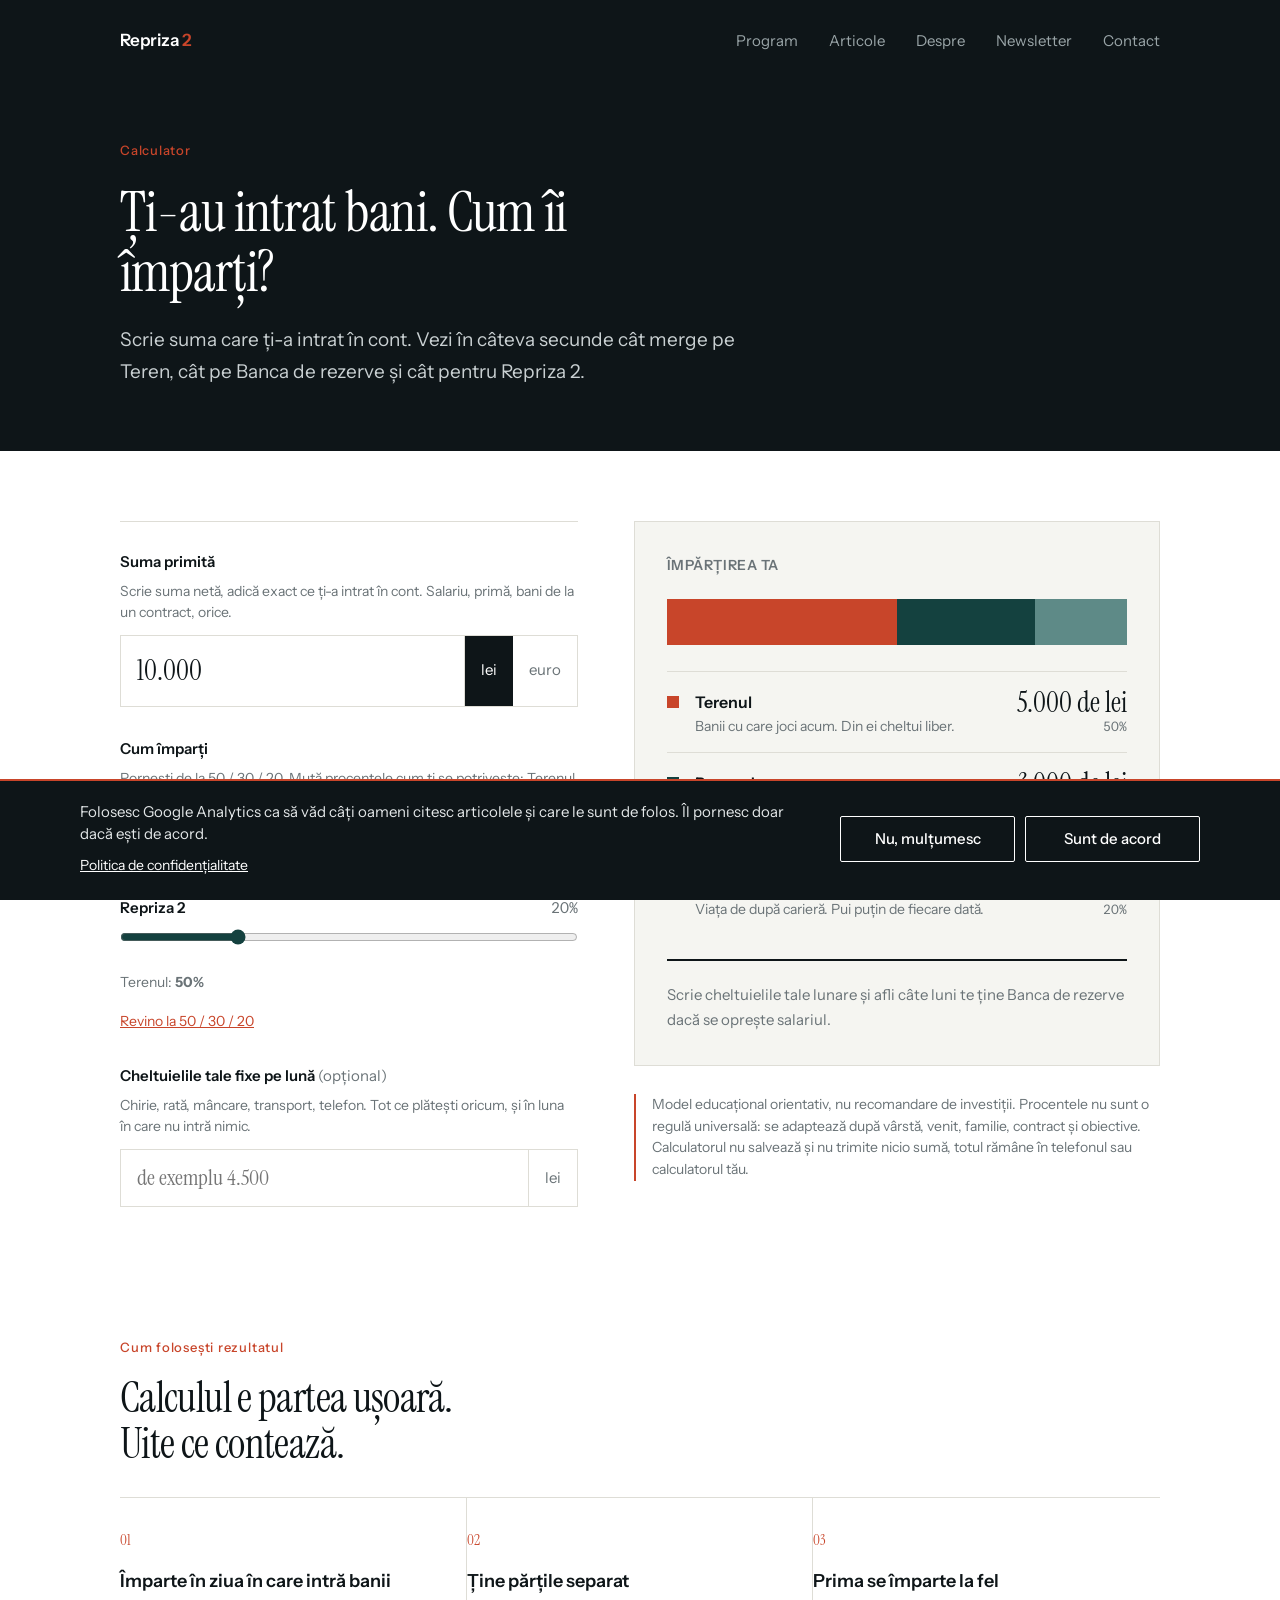
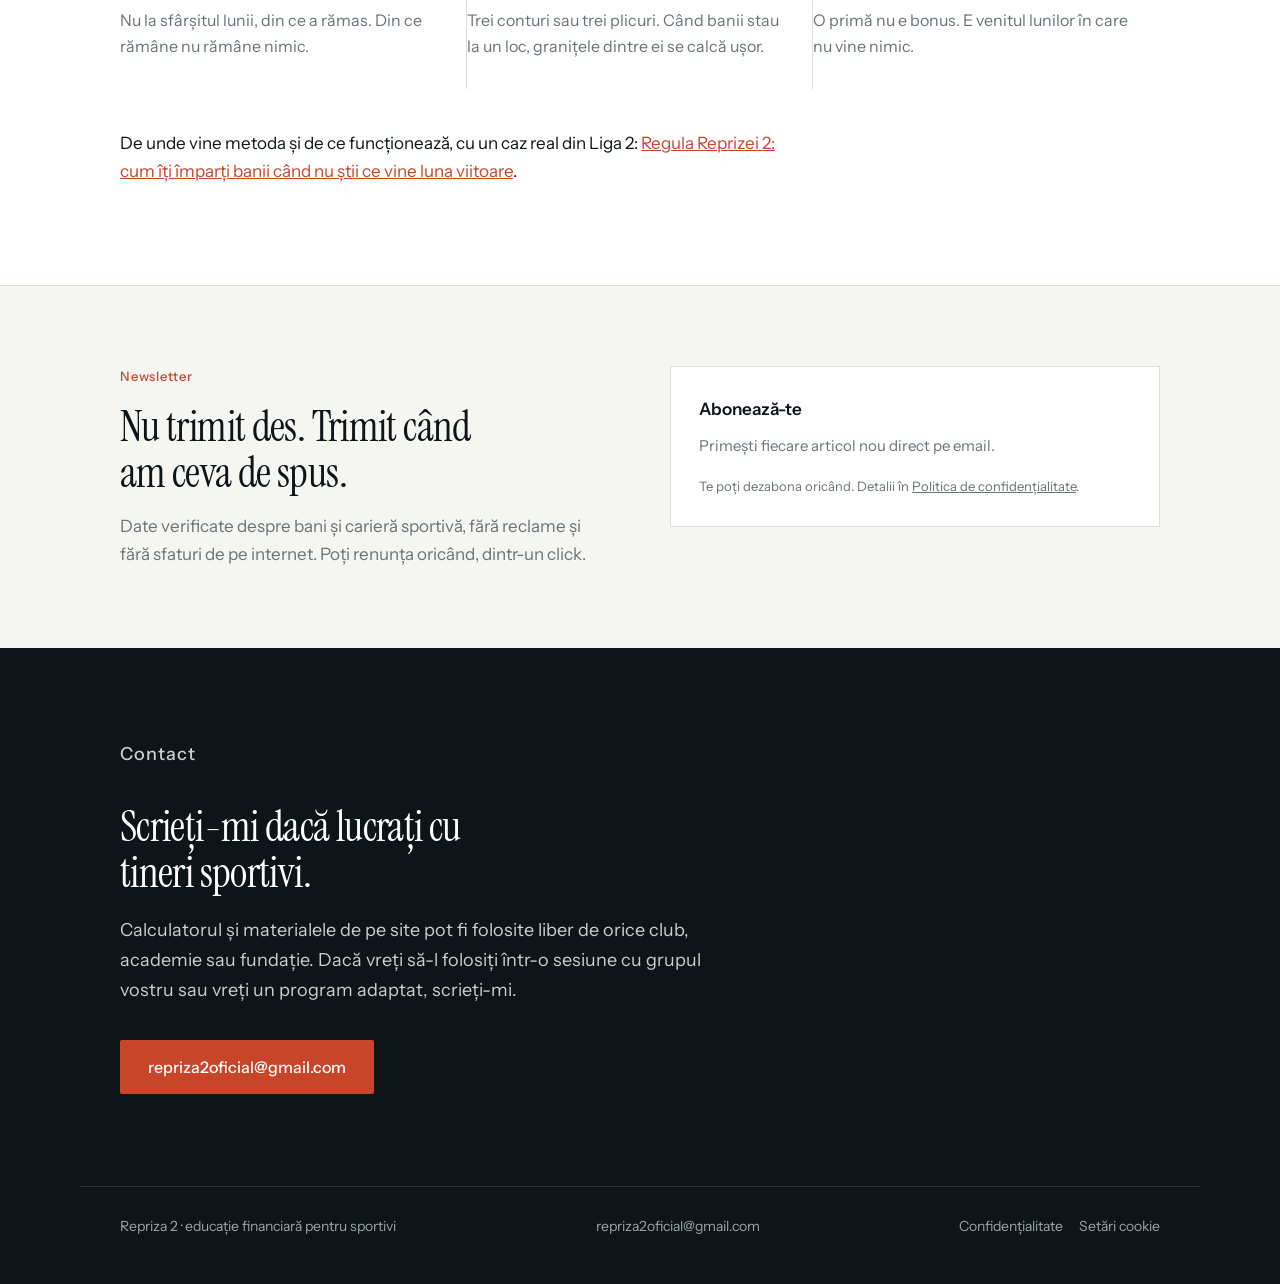
<file: calculator-regula-reprizei-2.html>
<!DOCTYPE html>
<html lang="ro">
<head>
<meta charset="utf-8">
<meta name="viewport" content="width=device-width, initial-scale=1">
<title>Calculator: cum îți împarți banii după Regula Reprizei 2 | Repriza 2</title>
<meta name="description" content="Calculator gratuit pentru sportivi cu venituri neregulate. Scrii suma primită și vezi cum se împarte în Terenul, Banca de rezerve și Repriza 2, plus câte luni te ține rezerva dacă se oprește salariul.">
<meta name="author" content="Ambrozi Andreea">
<meta name="robots" content="index, follow">
<link rel="canonical" href="https://repriza2.ro/calculator-regula-reprizei-2.html">
<meta property="og:title" content="Calculator: cum îți împarți banii după Regula Reprizei 2">
<meta property="og:description" content="Scrii suma primită și vezi în câteva secunde cum o împarți și câte luni te ține Banca de rezerve.">
<meta property="og:type" content="website">
<meta property="og:url" content="https://repriza2.ro/calculator-regula-reprizei-2.html">
<meta property="og:locale" content="ro_RO">
<meta property="og:image" content="https://repriza2.ro/og-repriza2.png">
<meta property="og:image:width" content="1200">
<meta property="og:image:height" content="628">
<meta name="twitter:card" content="summary_large_image">
<meta name="twitter:image" content="https://repriza2.ro/og-repriza2.png">
<link rel="preconnect" href="https://fonts.googleapis.com">
<link rel="preconnect" href="https://fonts.gstatic.com" crossorigin>
<link href="https://fonts.googleapis.com/css2?family=Instrument+Sans:wght@400;500;600&family=Instrument+Serif&display=swap" rel="stylesheet">
<link rel="icon" href="/favicon.ico" sizes="any">
<link rel="icon" type="image/png" sizes="32x32" href="/favicon-32.png">
<link rel="apple-touch-icon" href="/apple-touch-icon.png">
<script>
  /* Google Analytics pornește doar după acordul vizitatorului (banner de cookie-uri). */
  window.dataLayer = window.dataLayer || [];
  function gtag(){dataLayer.push(arguments);}
  window.r2PornesteGA = function(){
    if (window.r2GA) return; window.r2GA = true;
    var s = document.createElement('script'); s.async = true;
    s.src = 'https://www.googletagmanager.com/gtag/js?id=G-DYVVWEW9CT';
    document.head.appendChild(s);
    gtag('js', new Date()); gtag('config', 'G-DYVVWEW9CT');
  };
  try { if (localStorage.getItem('r2-cookie') === 'da') window.r2PornesteGA(); } catch(e) {}
</script>
<script>
    (function(w,d,e,u,f,l,n){w[f]=w[f]||function(){(w[f].q=w[f].q||[])
    .push(arguments);},l=d.createElement(e),l.async=1,l.src=u,
    n=d.getElementsByTagName(e)[0],n.parentNode.insertBefore(l,n);})
    (window,document,'script','https://assets.mailerlite.com/js/universal.js','ml');
    ml('account', '2615364');
</script>
<script type="application/ld+json">
{
  "@context":"https://schema.org",
  "@type":"WebApplication",
  "name":"Calculator Regula Reprizei 2",
  "url":"https://repriza2.ro/calculator-regula-reprizei-2.html",
  "description":"Calculator educațional pentru împărțirea veniturilor neregulate în trei părți: Terenul, Banca de rezerve și Repriza 2.",
  "applicationCategory":"FinanceApplication",
  "operatingSystem":"Any",
  "isAccessibleForFree":true,
  "inLanguage":"ro",
  "author":{"@type":"Person","name":"Ambrozi Andreea"},
  "publisher":{"@type":"Organization","name":"Repriza 2"},
  "offers":{"@type":"Offer","price":"0","priceCurrency":"RON"}
}
</script>
<style>
:root{
  --ink:#0E1518;
  --paper:#FFFFFF;
  --paper-2:#F5F5F1;
  --line:#DEDDD6;
  --line-dark:#2B3639;
  --muted:#6A7377;
  --muted-dark:#9AA5A8;
  --accent:#C8452A;
  --deep:#14413F;
  --sage:#5E8A87;
}
*{box-sizing:border-box}
html,body{overflow-x:hidden}
body{
  margin:0;background:var(--paper);color:var(--ink);
  font-family:"Instrument Sans",system-ui,sans-serif;
  font-size:17px;line-height:1.65;-webkit-font-smoothing:antialiased;
}
.wrap{max-width:1120px;margin:0 auto;padding:0 40px}
.col{max-width:680px}
p{margin:0 0 20px}
a{color:var(--accent)}

/* nav */
.nav{position:relative;z-index:3}
.nav .wrap{display:flex;align-items:center;justify-content:space-between;padding:26px 40px}
.logo{font-size:17px;font-weight:600;letter-spacing:-.01em;text-decoration:none;color:#fff}
.logo em{font-style:normal;color:var(--accent)}
.nav a.lnk{font-size:15px;color:var(--muted-dark);text-decoration:none;margin-left:28px}
.nav a.lnk:hover{color:#fff}

/* head */
.art-head{background:var(--ink);color:#fff;padding-bottom:64px}
.eyebrow{font-size:13px;letter-spacing:.06em;color:var(--accent);margin:0 0 22px;font-weight:500}
.art-head h1{
  font-family:"Instrument Serif",Georgia,serif;font-weight:400;
  font-size:clamp(34px,4.8vw,56px);line-height:1.06;letter-spacing:-.015em;
  margin:0 0 22px;max-width:19ch;
}
.art-head .sub{font-size:19px;color:#C9D0D2;max-width:50ch;margin:0}

h2{
  font-family:"Instrument Serif",Georgia,serif;font-weight:400;
  font-size:clamp(30px,3.6vw,42px);line-height:1.1;letter-spacing:-.015em;
  margin:0 0 24px;max-width:20ch;
}
.sec-label{font-size:13px;letter-spacing:.06em;color:var(--accent);font-weight:500;margin:0 0 16px}

/* calculator */
.calc{padding:70px 0 40px}
.calc-grid{display:grid;grid-template-columns:minmax(0,1fr) minmax(0,1.15fr);gap:56px;align-items:start}
.calc-grid > div{min-width:0}
.panel{border-top:1px solid var(--line);padding-top:28px}
.field{margin-bottom:30px}
.field label,.field .lbl{display:block;font-size:15px;font-weight:600;margin-bottom:6px}
.field .hint{display:block;font-size:14px;color:var(--muted);margin-bottom:12px;line-height:1.5}
.amount{display:flex;border:1px solid var(--line);background:#fff;max-width:100%}
.amount:focus-within{border-color:var(--ink)}
.amount input{
  flex:1 1 auto;width:100%;min-width:0;border:0;outline:0;background:transparent;
  font:inherit;font-size:28px;font-family:"Instrument Serif",Georgia,serif;
  padding:12px 16px;color:var(--ink);
}
.cur{display:flex;flex:0 0 auto;border-left:1px solid var(--line)}
.cur button{
  border:0;background:transparent;font:inherit;font-size:15px;color:var(--muted);
  padding:0 16px;cursor:pointer;
}
.cur button[aria-pressed="true"]{background:var(--ink);color:#fff}
.amount.small input{font-size:22px;padding:10px 16px}
.amount .unit{display:flex;flex:0 0 auto;align-items:center;padding:0 16px;font-size:15px;color:var(--muted);border-left:1px solid var(--line)}

.slider{margin-bottom:18px}
.slider-top{display:flex;justify-content:space-between;align-items:baseline;font-size:15px;margin-bottom:4px}
.slider-top b{font-weight:600}
.slider-top span{font-variant-numeric:tabular-nums;color:var(--muted)}
input[type=range]{width:100%;accent-color:var(--deep);margin:4px 0 0}
.fixed-note{font-size:14px;color:var(--muted);margin:4px 0 12px}
.reset{
  background:none;border:0;padding:0;font:inherit;font-size:14px;
  color:var(--accent);cursor:pointer;text-decoration:underline;
}

/* result */
.result{background:var(--paper-2);border:1px solid var(--line);padding:32px}
.result h3{font-size:14px;font-weight:600;letter-spacing:.04em;margin:0 0 22px;color:var(--muted)}
.bar{display:flex;height:46px;width:100%;overflow:hidden;margin-bottom:26px;background:#fff}
.bar div{height:100%;transition:flex-grow .25s ease}
.b1{background:var(--accent)}
.b2{background:var(--deep)}
.b3{background:var(--sage)}
@media (prefers-reduced-motion:reduce){.bar div{transition:none}}
.row{display:grid;grid-template-columns:14px minmax(0,1fr) auto;gap:14px;align-items:start;padding:16px 0;border-top:1px solid var(--line)}
.row i{width:12px;height:12px;margin-top:8px;display:block}
.row .name{font-weight:600;font-size:16px}
.row .what{display:block;font-size:14px;color:var(--muted);font-weight:400;line-height:1.45}
.row .sum{
  font-family:"Instrument Serif",Georgia,serif;font-size:28px;line-height:1.1;
  text-align:right;font-variant-numeric:tabular-nums;white-space:nowrap;
}
.row .pct{display:block;font-family:"Instrument Sans",sans-serif;font-size:13px;color:var(--muted)}

.months{margin-top:24px;padding-top:22px;border-top:2px solid var(--ink)}
.months .big{
  font-family:"Instrument Serif",Georgia,serif;font-size:40px;line-height:1.05;color:var(--deep);
  display:block;margin-bottom:8px;
}
.months p{font-size:16px;margin:0 0 10px;color:var(--ink)}
.months p.m{color:var(--muted);font-size:15px}
.months .empty{color:var(--muted);font-size:15px;margin:0}

.disclaimer{font-size:14px;color:var(--muted);border-left:2px solid var(--accent);padding-left:16px;margin:28px 0 0;line-height:1.55}

/* how to */
.how{padding:60px 0 20px}
.steps{display:grid;grid-template-columns:repeat(3,minmax(0,1fr));gap:0;border-top:1px solid var(--line);margin-top:30px}
.step{padding:30px 30px 30px 0;border-right:1px solid var(--line)}
.step:last-child{border-right:none}
.step .n{font-family:"Instrument Serif",serif;font-size:15px;color:var(--accent);display:block;margin-bottom:14px}
.step h3{font-size:18px;font-weight:600;margin:0 0 10px}
.step p{font-size:16px;color:var(--muted);margin:0}
.more{margin:40px 0 80px;font-size:17px}

/* newsletter, contact, footer */
.news{background:var(--paper-2);border-top:1px solid var(--line);padding:80px 0}
.news-grid{display:grid;grid-template-columns:minmax(0,1fr) minmax(0,1fr);gap:60px;align-items:start}
.news h2{margin-bottom:16px}
.news p.intro{color:var(--muted);margin-bottom:0}
.news .formbox{background:var(--paper);border:1px solid var(--line);padding:28px}
.news .formbox h3{font-size:17px;font-weight:600;margin:0 0 10px}
.news .formbox p{font-size:15px;color:var(--muted);margin:0 0 18px}
.cta{background:var(--ink);color:#fff;padding:92px 0}
.cta h2{color:#fff;margin-bottom:20px}
.cta p{color:#C9D0D2;max-width:52ch;font-size:18px;margin-bottom:34px}
.btn{
  display:inline-block;background:var(--accent);color:#fff;text-decoration:none;
  font-size:16px;font-weight:500;padding:14px 28px;border-radius:2px;
  max-width:100%;overflow-wrap:anywhere;
}
.btn:hover{background:#A93820}
footer{background:var(--ink);color:var(--muted-dark);font-size:14px;padding:0 0 46px}
footer .wrap{border-top:1px solid var(--line-dark);padding-top:28px;display:flex;justify-content:space-between;flex-wrap:wrap;gap:14px}
footer a{color:var(--muted-dark);text-decoration:none}
footer a:hover{color:#fff}

a:focus-visible,button:focus-visible,input:focus-visible{outline:2px solid var(--accent);outline-offset:3px}

@media (max-width:900px){
  .calc-grid{grid-template-columns:minmax(0,1fr);gap:36px}
  .news-grid{grid-template-columns:minmax(0,1fr);gap:32px}
}
@media (max-width:640px){
  body{font-size:16px}
  .wrap{padding:0 16px}
  .nav .wrap{padding:20px 16px}
  .nav a.lnk{margin-left:14px;font-size:14px}
  .calc{padding:44px 0 20px}
  .result{padding:22px 18px}
  .row{gap:10px}
  .row .sum{font-size:22px}
  .months .big{font-size:34px}
  .steps{grid-template-columns:1fr}
  .step{border-right:none;border-bottom:1px solid var(--line);padding:24px 0}
  .step:last-child{border-bottom:none}
  .btn{padding:14px 20px;font-size:15px}
}
@media (max-width:420px){
  /* pe telefon, butoanele lei / euro trec pe rândul de dedesubt */
  .amount.main{flex-wrap:wrap}
  .amount.main input{flex:1 0 100%}
  .amount.main .cur{flex:1 0 100%;border-left:0;border-top:1px solid var(--line)}
  .amount.main .cur button{flex:1;padding:10px 0}
  .row{grid-template-columns:12px minmax(0,1fr)}
  .row .sum{grid-column:2;text-align:left}
  .row .pct{display:inline;margin-left:8px}
}

/* ---------- meniu telefon ---------- */
.logo{white-space:nowrap}
.hero-in{padding-top:60px}
.burger{display:none}
.menu-panel{display:none}
@media (max-width:640px){
  .nav .wrap{padding:16px 22px}
  .nav .links{display:none}
  .burger{display:flex;flex-direction:column;justify-content:center;gap:6px;width:44px;height:44px;margin-right:-10px;padding:10px;background:none;border:0;cursor:pointer}
  .burger span{display:block;height:2px;width:24px;background:#fff;border-radius:1px}
  .menu-panel:not([hidden]){display:block;position:absolute;left:0;right:0;top:76px;min-height:calc(100vh - 76px);background:var(--ink);border-top:1px solid var(--line-dark);padding:8px 22px 28px;z-index:5}
  .menu-panel a{display:block;font-size:13px;font-weight:500;letter-spacing:.06em;color:#fff;text-decoration:none;padding:16px 0;border-bottom:1px solid var(--line-dark)}
  .menu-panel a.menu-cta{font-size:16px;letter-spacing:0;background:var(--accent);text-align:center;margin-top:28px;padding:16px;border:0;border-radius:2px}
  .hero-in{padding-top:36px}
}
.burger:focus-visible,.menu-panel a:focus-visible{outline:2px solid var(--accent);outline-offset:3px}

/* ---------- formular MailerLite, adus la stilul site-ului ---------- */
.formbox .ml-form-embedContainer{display:block !important;width:100% !important}
.formbox .ml-form-embedContainer .ml-form-embedWrapper,.formbox .ml-form-embedContainer .ml-form-embedWrapper.embedForm{display:block !important;max-width:none !important;width:100% !important;background:transparent !important;border-radius:0 !important}
.formbox .ml-form-embedContainer .ml-form-align-center,.formbox .ml-form-embedContainer .ml-form-align-left{text-align:left !important}
.formbox .ml-form-embedContainer .ml-form-embedWrapper .ml-form-embedBody,
.formbox .ml-form-embedContainer .ml-form-embedWrapper .ml-form-successBody{padding:0 !important}
.formbox .ml-form-embedContainer .ml-form-embedBody .ml-form-embedContent{display:none !important}
.formbox .ml-form-embedContainer .ml-form-fieldRow{margin:0 0 10px !important}
.formbox .ml-form-embedContainer input.form-control{width:100% !important;box-sizing:border-box !important;font-family:"Instrument Sans",system-ui,sans-serif !important;font-size:16px !important;color:var(--ink) !important;border:1px solid var(--line) !important;border-radius:2px !important;padding:13px 14px !important;height:auto !important;background:var(--paper) !important}
.formbox .ml-form-embedContainer input.form-control:focus{outline:2px solid var(--accent) !important;outline-offset:1px;border-color:var(--accent) !important}
.formbox .ml-form-embedContainer .ml-form-embedSubmit{margin:0 !important}
.formbox .ml-form-embedContainer .ml-form-embedWrapper .ml-form-embedBody .ml-form-embedSubmit button.primary,.formbox .ml-form-embedContainer .ml-form-embedSubmit button.primary{font-family:"Instrument Sans",system-ui,sans-serif !important;font-size:16px !important;font-weight:500 !important;background:var(--accent) !important;color:#fff !important;border:0 !important;border-radius:2px !important;padding:14px !important;height:auto !important;width:100% !important}
.formbox .ml-form-embedContainer .ml-form-embedSubmit button.primary:hover{background:#A93820 !important}
.formbox .ml-form-embedContainer .ml-form-successContent h4{font-family:"Instrument Serif",Georgia,serif !important;font-weight:400 !important;font-size:26px !important;color:var(--deep) !important;margin:0 0 6px !important}
.formbox .ml-form-embedContainer .ml-form-successContent p{font-family:"Instrument Sans",system-ui,sans-serif !important;font-size:15px !important;color:var(--muted) !important;margin:0 !important}
.formbox .ml-form-embedContainer .ml-form-successBody{border-left:2px solid var(--accent);padding-left:16px !important}

/* butonul MailerLite: regula lor folosește id-ul formularului, deci îl folosim și noi */
#mlb2-45575444.ml-form-embedContainer .ml-form-embedWrapper .ml-form-embedBody .ml-form-embedSubmit button.primary{font-family:"Instrument Sans",system-ui,sans-serif !important;font-size:16px !important;font-weight:500 !important;background:#C8452A !important;border-radius:2px !important}
#mlb2-45575444.ml-form-embedContainer .ml-form-embedWrapper .ml-form-embedBody .ml-form-embedSubmit button.primary:hover{background:#A93820 !important}
#mlb2-45575444.ml-form-embedContainer .ml-form-embedWrapper .ml-form-embedBody .form-control{font-family:"Instrument Sans",system-ui,sans-serif !important;font-size:16px !important}

/* ---------- banner cookie-uri ---------- */
.cookie-bar{position:fixed;left:0;right:0;bottom:0;z-index:50;background:var(--ink);color:#fff;border-top:2px solid var(--accent);padding:20px 22px calc(22px + env(safe-area-inset-bottom,0px))}
.cookie-bar .in{max-width:1120px;margin:0 auto;display:flex;align-items:center;gap:20px 32px;flex-wrap:wrap}
.cookie-bar .txt{flex:1 1 420px;min-width:0}
.cookie-bar p{margin:0 0 4px;font-size:15px;line-height:1.5;color:#E3E7E8}
.cookie-bar a{color:#fff;font-size:14px}
.cookie-bar .btns{display:grid;grid-template-columns:1fr 1fr;gap:10px;flex:0 1 360px;min-width:0}
.cookie-bar button{font:500 15px/1.2 "Instrument Sans",system-ui,sans-serif;padding:13px 10px;border-radius:2px;cursor:pointer;background:transparent;color:#fff;border:1px solid #fff}
.cookie-bar button:hover{background:#fff;color:var(--ink)}
.cookie-bar button:focus-visible{outline:2px solid var(--accent);outline-offset:2px}
@media (max-width:640px){.cookie-bar .btns{flex:1 1 100%}}
footer .legal a{margin-left:16px}
footer .legal a:first-child{margin-left:0}
footer .legal button{background:none;border:0;padding:0;margin-left:16px;font:inherit;color:var(--muted-dark);cursor:pointer}
footer .legal button:hover{color:#fff}
.news .formbox p.form-note{font-size:13px;color:var(--muted);margin:12px 0 0}
.news .formbox p.form-note a{color:var(--muted)}
</style>
</head>
<body>

<div class="art-head">
  <div class="nav">
    <div class="wrap">
      <a class="logo" href="index.html">Repriza <em>2</em></a>
      <div class="links">
        <a class="lnk" href="index.html#program">Program</a>
        <a class="lnk" href="articole.html">Articole</a>
        <a class="lnk" href="index.html#despre">Despre</a>
        <a class="lnk" href="index.html#newsletter">Newsletter</a>
        <a class="lnk" href="index.html#contact">Contact</a>
      </div>
      <button class="burger" id="burger" type="button" aria-label="Deschide meniul" aria-expanded="false" aria-controls="menu-panel"><span></span><span></span><span></span></button>
    </div>
    <nav class="menu-panel" id="menu-panel" aria-label="Meniu" hidden>
      <a href="index.html#program">Program</a>
      <a href="articole.html">Articole</a>
      <a href="index.html#despre">Despre</a>
      <a href="index.html#newsletter">Newsletter</a>
      <a class="menu-cta" href="index.html#contact">Scrie-mi</a>
    </nav>
  </div>
  <div class="wrap hero-in">
    <p class="eyebrow">Calculator</p>
    <h1>Ți-au intrat bani. Cum îi împarți?</h1>
    <p class="sub">Scrie suma care ți-a intrat în cont. Vezi în câteva secunde cât merge pe Teren, cât pe Banca de rezerve și cât pentru Repriza&nbsp;2.</p>
  </div>
</div>

<main>
<section class="calc">
  <div class="wrap">
    <div class="calc-grid">

      <div class="panel">
        <div class="field">
          <label for="suma">Suma primită</label>
          <span class="hint" id="suma-hint">Scrie suma netă, adică exact ce ți-a intrat în cont. Salariu, primă, bani de la un contract, orice.</span>
          <div class="amount main">
            <input id="suma" type="text" inputmode="numeric" autocomplete="off" value="10.000" aria-describedby="suma-hint">
            <div class="cur" role="group" aria-label="Moneda">
              <button type="button" data-cur="lei" aria-pressed="true">lei</button>
              <button type="button" data-cur="euro" aria-pressed="false">euro</button>
            </div>
          </div>
        </div>

        <div class="field">
          <span class="lbl">Cum împarți</span>
          <span class="hint">Pornești de la 50 / 30 / 20. Mută procentele cum ți se potrivește: Terenul primește automat ce rămâne.</span>

          <div class="slider">
            <div class="slider-top"><b>Banca de rezerve</b><span id="p2-out">30%</span></div>
            <input id="p2" type="range" min="0" max="80" step="5" value="30" aria-label="Procent pentru Banca de rezerve">
          </div>
          <div class="slider">
            <div class="slider-top"><b>Repriza&nbsp;2</b><span id="p3-out">20%</span></div>
            <input id="p3" type="range" min="0" max="80" step="5" value="20" aria-label="Procent pentru Repriza&nbsp;2">
          </div>
          <p class="fixed-note">Terenul: <b id="p1-out">50%</b></p>
          <button type="button" class="reset" id="reset">Revino la 50 / 30 / 20</button>
        </div>

        <div class="field">
          <label for="chelt">Cheltuielile tale fixe pe lună <span style="font-weight:400;color:var(--muted)">(opțional)</span></label>
          <span class="hint">Chirie, rată, mâncare, transport, telefon. Tot ce plătești oricum, și în luna în care nu intră nimic.</span>
          <div class="amount small">
            <input id="chelt" type="text" inputmode="numeric" autocomplete="off" placeholder="de exemplu 4.500">
            <span class="unit" id="chelt-cur">lei</span>
          </div>
        </div>
      </div>

      <div>
        <div class="result" aria-live="polite">
          <h3>ÎMPĂRȚIREA TA</h3>
          <div class="bar" aria-hidden="true">
            <div class="b1" id="bar1" style="flex-grow:50"></div>
            <div class="b2" id="bar2" style="flex-grow:30"></div>
            <div class="b3" id="bar3" style="flex-grow:20"></div>
          </div>

          <div class="row">
            <i style="background:var(--accent)"></i>
            <div><span class="name">Terenul</span><span class="what">Banii cu care joci acum. Din ei cheltui liber.</span></div>
            <div class="sum"><span id="s1">5.000 de lei</span><span class="pct" id="r1">50%</span></div>
          </div>
          <div class="row">
            <i style="background:var(--deep)"></i>
            <div><span class="name">Banca de rezerve</span><span class="what">Te ține în joc când nu poți juca. Nu te atingi de ea decât când Terenul e gol.</span></div>
            <div class="sum"><span id="s2">3.000 de lei</span><span class="pct" id="r2">30%</span></div>
          </div>
          <div class="row">
            <i style="background:var(--sage)"></i>
            <div><span class="name">Repriza&nbsp;2</span><span class="what">Viața de după carieră. Pui puțin de fiecare dată.</span></div>
            <div class="sum"><span id="s3">2.000 de lei</span><span class="pct" id="r3">20%</span></div>
          </div>

          <div class="months" id="months">
            <p class="empty">Scrie cheltuielile tale lunare și afli câte luni te ține Banca de rezerve dacă se oprește salariul.</p>
          </div>
        </div>

        <p class="disclaimer">Model educațional orientativ, nu recomandare de investiții. Procentele nu sunt o regulă universală: se adaptează după vârstă, venit, familie, contract și obiective. Calculatorul nu salvează și nu trimite nicio sumă, totul rămâne în telefonul sau calculatorul tău.</p>
      </div>

    </div>
  </div>
</section>

<section class="how">
  <div class="wrap">
    <p class="sec-label">Cum folosești rezultatul</p>
    <h2>Calculul e partea ușoară. Uite ce contează.</h2>
    <div class="steps">
      <div class="step">
        <span class="n">01</span>
        <h3>Împarte în ziua în care intră banii</h3>
        <p>Nu la sfârșitul lunii, din ce a rămas. Din ce rămâne nu rămâne nimic.</p>
      </div>
      <div class="step">
        <span class="n">02</span>
        <h3>Ține părțile separat</h3>
        <p>Trei conturi sau trei plicuri. Când banii stau la un loc, granițele dintre ei se calcă ușor.</p>
      </div>
      <div class="step">
        <span class="n">03</span>
        <h3>Prima se împarte la fel</h3>
        <p>O primă nu e bonus. E venitul lunilor în care nu vine nimic.</p>
      </div>
    </div>
    <p class="more col">De unde vine metoda și de ce funcționează, cu un caz real din Liga 2: <a href="articol-regula-reprizei-2.html">Regula Reprizei 2: cum îți împarți banii când nu știi ce vine luna viitoare</a>.</p>
  </div>
</section>
</main>

<div class="news" id="newsletter">
  <div class="wrap">
    <div class="news-grid">
      <div>
        <p class="sec-label">Newsletter</p>
        <h2>Nu trimit des. Trimit când am ceva de spus.</h2>
        <p class="intro">Date verificate despre bani și carieră sportivă, fără reclame și fără sfaturi de pe internet. Poți renunța oricând, dintr-un click.</p>
      </div>
      <div class="formbox">
        <h3>Abonează-te</h3>
        <p>Primești fiecare articol nou direct pe email.</p>
        <div class="ml-embedded" data-form="nO3TDI"></div>
        <p class="form-note">Te poți dezabona oricând. Detalii în <a href="confidentialitate.html">Politica de confidențialitate</a>.</p>
      </div>
    </div>
  </div>
</div>

<div class="cta">
  <div class="wrap">
    <p class="sec-label">Contact</p>
    <h2>Scrieți-mi dacă lucrați cu tineri sportivi.</h2>
    <p>Calculatorul și materialele de pe site pot fi folosite liber de orice club, academie sau fundație. Dacă vreți să-l folosiți într-o sesiune cu grupul vostru sau vreți un program adaptat, scrieți-mi.</p>
    <a class="btn" href="mailto:repriza2oficial@gmail.com">repriza2oficial@gmail.com</a>
  </div>
</div>

<footer>
  <div class="wrap">
    <span><a href="index.html">Repriza&nbsp;2</a> · educație financiară pentru sportivi</span>
    <span><a href="mailto:repriza2oficial@gmail.com">repriza2oficial@gmail.com</a></span>
    <span class="legal"><a href="confidentialitate.html">Confidențialitate</a><button type="button" data-cookie-setari>Setări cookie</button></span>
  </div>
</footer>

<script>
(function(){
  var cur = 'lei';
  var fmt = new Intl.NumberFormat('ro-RO', {maximumFractionDigits:0});
  var $ = function(id){ return document.getElementById(id); };

  function parse(v){
    var n = parseInt(String(v).replace(/[^\d]/g,''), 10);
    return isNaN(n) ? 0 : n;
  }

  // În română se pune „de" când ultimele două cifre sunt 00 sau între 20 și 99:
  // 20 de lei, 100 de lei, 3.000 de lei; dar 5 lei, 15 lei, 105 lei.
  function cuDe(n){
    n = Math.abs(Math.round(n));
    var r = n % 100;
    return (n >= 20 && (r === 0 || r >= 20)) ? ' de ' : ' ';
  }
  function money(n){
    n = Math.round(n);
    return fmt.format(n) + cuDe(n) + cur;
  }
  function numar(n, sg, pl){
    if (n === 1) return sg;
    return fmt.format(n) + cuDe(n) + pl;
  }

  function reformat(el){
    var n = parse(el.value);
    el.value = n ? fmt.format(n) : '';
  }

  function luni(x){
    if (x < 1){
      var z = Math.round(x * 30);
      if (z < 1) return 'mai puțin de o zi';
      return 'aproximativ ' + numar(z, 'o zi', 'zile');
    }
    var r = Math.floor(x * 10) / 10;
    if (r === 1) return 'o lună';
    if (r % 1 !== 0) return String(r).replace('.', ',') + ' luni';
    return numar(r, 'o lună', 'luni');
  }

  function render(){
    var p2 = parseInt($('p2').value,10), p3 = parseInt($('p3').value,10);
    var p1 = 100 - p2 - p3;
    var suma = parse($('suma').value);
    var chelt = parse($('chelt').value);

    $('p1-out').textContent = p1 + '%';
    $('p2-out').textContent = p2 + '%';
    $('p3-out').textContent = p3 + '%';
    $('r1').textContent = p1 + '%';
    $('r2').textContent = p2 + '%';
    $('r3').textContent = p3 + '%';
    $('bar1').style.flexGrow = p1;
    $('bar2').style.flexGrow = p2;
    $('bar3').style.flexGrow = p3;

    var s2 = suma * p2 / 100, s3 = suma * p3 / 100;
    var s1 = suma - Math.round(s2) - Math.round(s3);
    $('s1').textContent = money(s1);
    $('s2').textContent = money(s2);
    $('s3').textContent = money(s3);
    $('chelt-cur').textContent = cur;

    var box = $('months');
    if (!chelt){
      box.innerHTML = '<p class="empty">Scrie cheltuielile tale lunare și afli câte luni te ține Banca de rezerve dacă se oprește salariul.</p>';
      return;
    }
    var m = s2 / chelt;
    var t6 = chelt * 6, t12 = chelt * 12;
    var html = '<span class="big">' + luni(m) + '</span>';
    html += '<p>Atât te ține Banca de rezerve din suma asta, dacă de mâine nu mai intră nimic.</p>';
    html += '<p class="m">Pentru un sportiv, ținta e o rezervă de 6 până la 12 luni de cheltuieli: între ' + money(t6) + ' și ' + money(t12) + '.';
    if (s2 > 0 && m < 6){
      var n = Math.ceil(t6 / s2);
      html += ' Cu sume ca aceasta, ajungi la 6 luni după ' + numar(n, 'o încasare', 'încasări') + '.';
    }
    html += '</p>';
    box.innerHTML = html;
  }

  function clamp(changed, other){
    var a = parseInt($(changed).value,10), b = parseInt($(other).value,10);
    if (a + b > 100){ $(changed).value = 100 - b; }
  }

  $('p2').addEventListener('input', function(){ clamp('p2','p3'); render(); });
  $('p3').addEventListener('input', function(){ clamp('p3','p2'); render(); });
  ['suma','chelt'].forEach(function(id){
    var el = $(id);
    el.addEventListener('input', function(){ reformat(el); render(); });
  });
  $('reset').addEventListener('click', function(){
    $('p2').value = 30; $('p3').value = 20; render();
  });
  document.querySelectorAll('.cur button').forEach(function(b){
    b.addEventListener('click', function(){
      cur = b.getAttribute('data-cur');
      document.querySelectorAll('.cur button').forEach(function(x){
        x.setAttribute('aria-pressed', x === b ? 'true' : 'false');
      });
      render();
    });
  });

  render();
})();
</script>

<script>
(function(){
  var b=document.getElementById('burger'), m=document.getElementById('menu-panel');
  if(!b||!m) return;
  function setOpen(o){ m.hidden=!o; b.setAttribute('aria-expanded',o?'true':'false'); b.setAttribute('aria-label',o?'Închide meniul':'Deschide meniul'); }
  b.addEventListener('click',function(){ setOpen(m.hidden); });
  m.addEventListener('click',function(e){ if(e.target.closest('a')) setOpen(false); });
  document.addEventListener('keydown',function(e){ if(e.key==='Escape') setOpen(false); });
})();
</script>

<div class="cookie-bar" id="cookie-bar" role="region" aria-label="Cookie-uri" hidden>
  <div class="in">
    <div class="txt">
      <p>Folosesc Google Analytics ca să văd câți oameni citesc articolele și care le sunt de folos. Îl pornesc doar dacă ești de acord.</p>
      <a href="confidentialitate.html">Politica de confidențialitate</a>
    </div>
    <div class="btns">
      <button type="button" id="cookie-nu">Nu, mulțumesc</button>
      <button type="button" id="cookie-da">Sunt de acord</button>
    </div>
  </div>
</div>
<script>
(function(){
  var bar=document.getElementById('cookie-bar');
  function citeste(){ try{ return localStorage.getItem('r2-cookie'); }catch(e){ return null; } }
  function scrie(v){ try{ localStorage.setItem('r2-cookie',v); }catch(e){} }
  function stergeGA(){
    document.cookie.split(';').forEach(function(c){
      var n=c.split('=')[0].trim();
      if(n.indexOf('_ga')===0){
        ['', '; domain=.repriza2.ro', '; domain=repriza2.ro'].forEach(function(d){
          document.cookie=n+'=; expires=Thu, 01 Jan 1970 00:00:00 GMT; path=/'+d;
        });
      }
    });
  }
  if(!citeste()) bar.hidden=false;
  document.getElementById('cookie-da').addEventListener('click',function(){ scrie('da'); bar.hidden=true; if(window.r2PornesteGA) window.r2PornesteGA(); });
  document.getElementById('cookie-nu').addEventListener('click',function(){
    var aveaAcord = citeste()==='da';
    scrie('nu'); bar.hidden=true; stergeGA();
    if(aveaAcord) location.reload();
  });
  document.querySelectorAll('[data-cookie-setari]').forEach(function(b){
    b.addEventListener('click',function(){ bar.hidden=false; document.getElementById('cookie-da').focus(); });
  });
})();
</script>
</body>
</html>
</file>
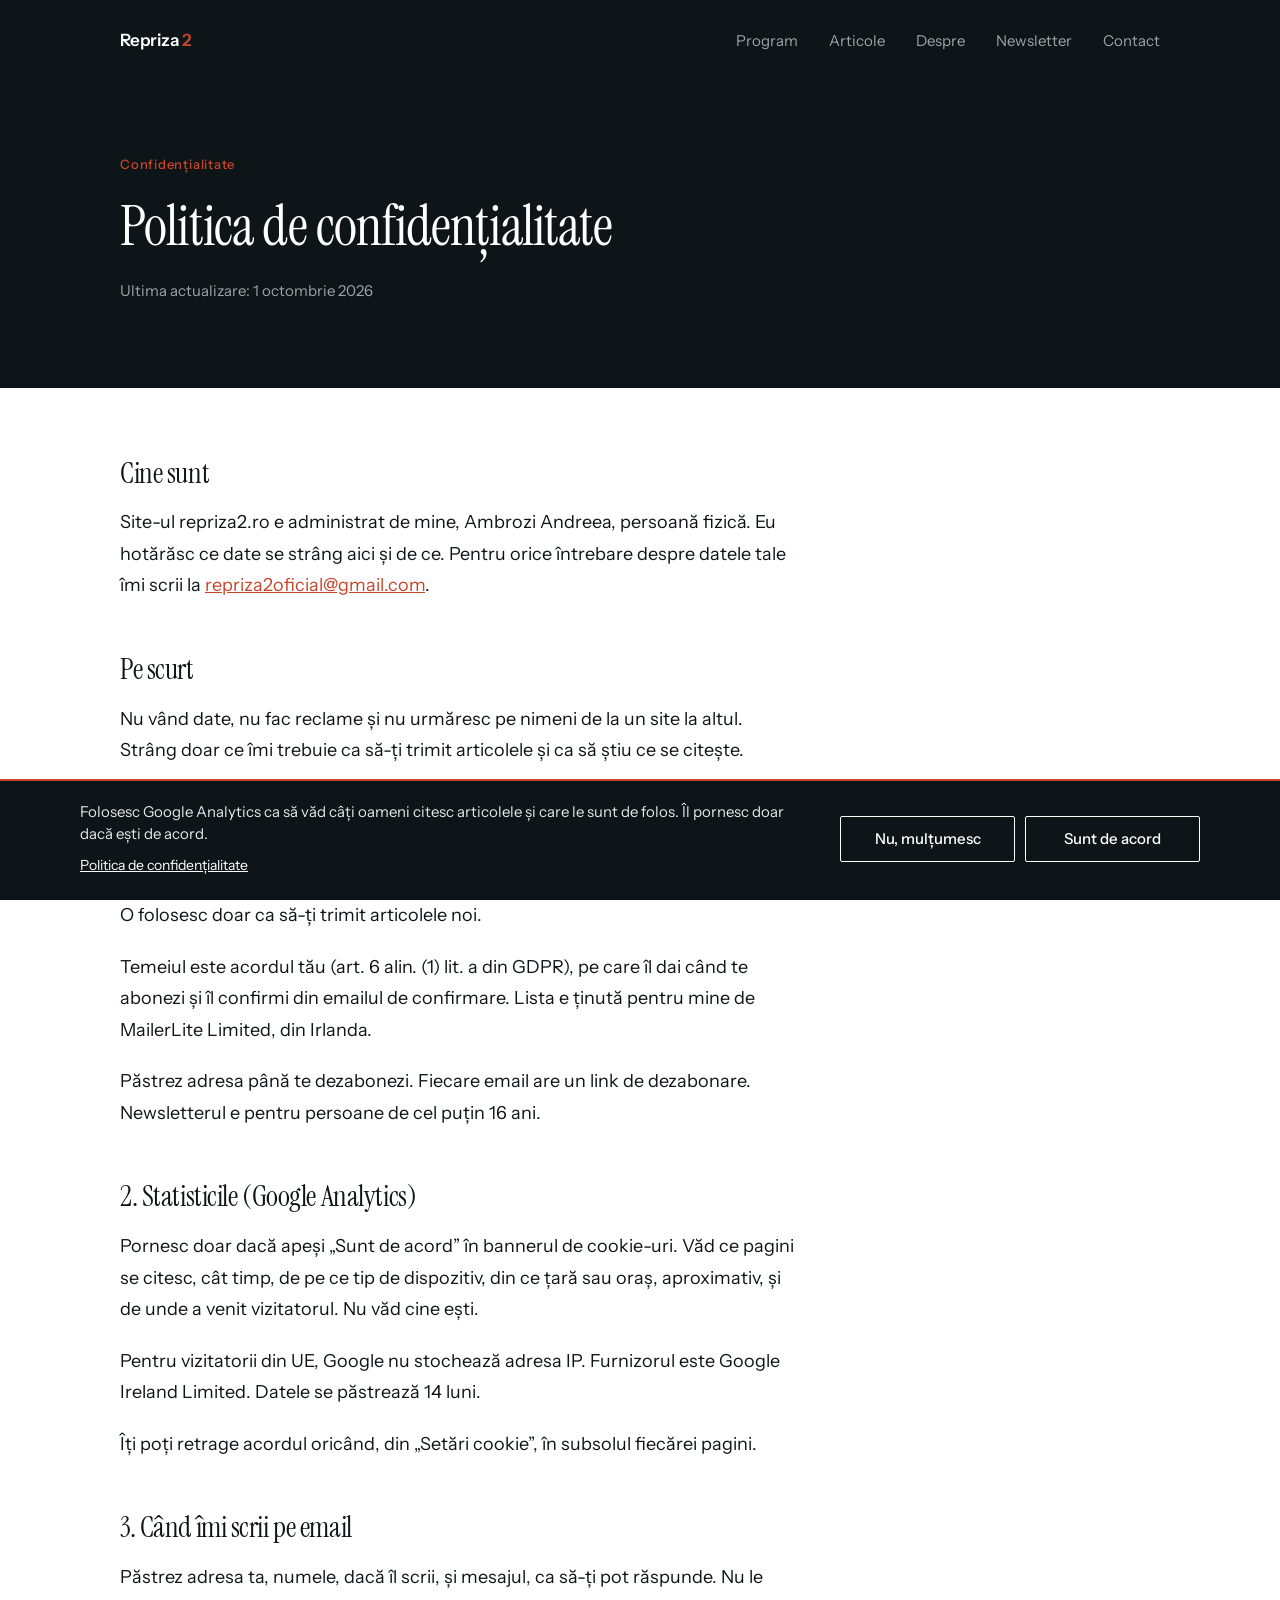
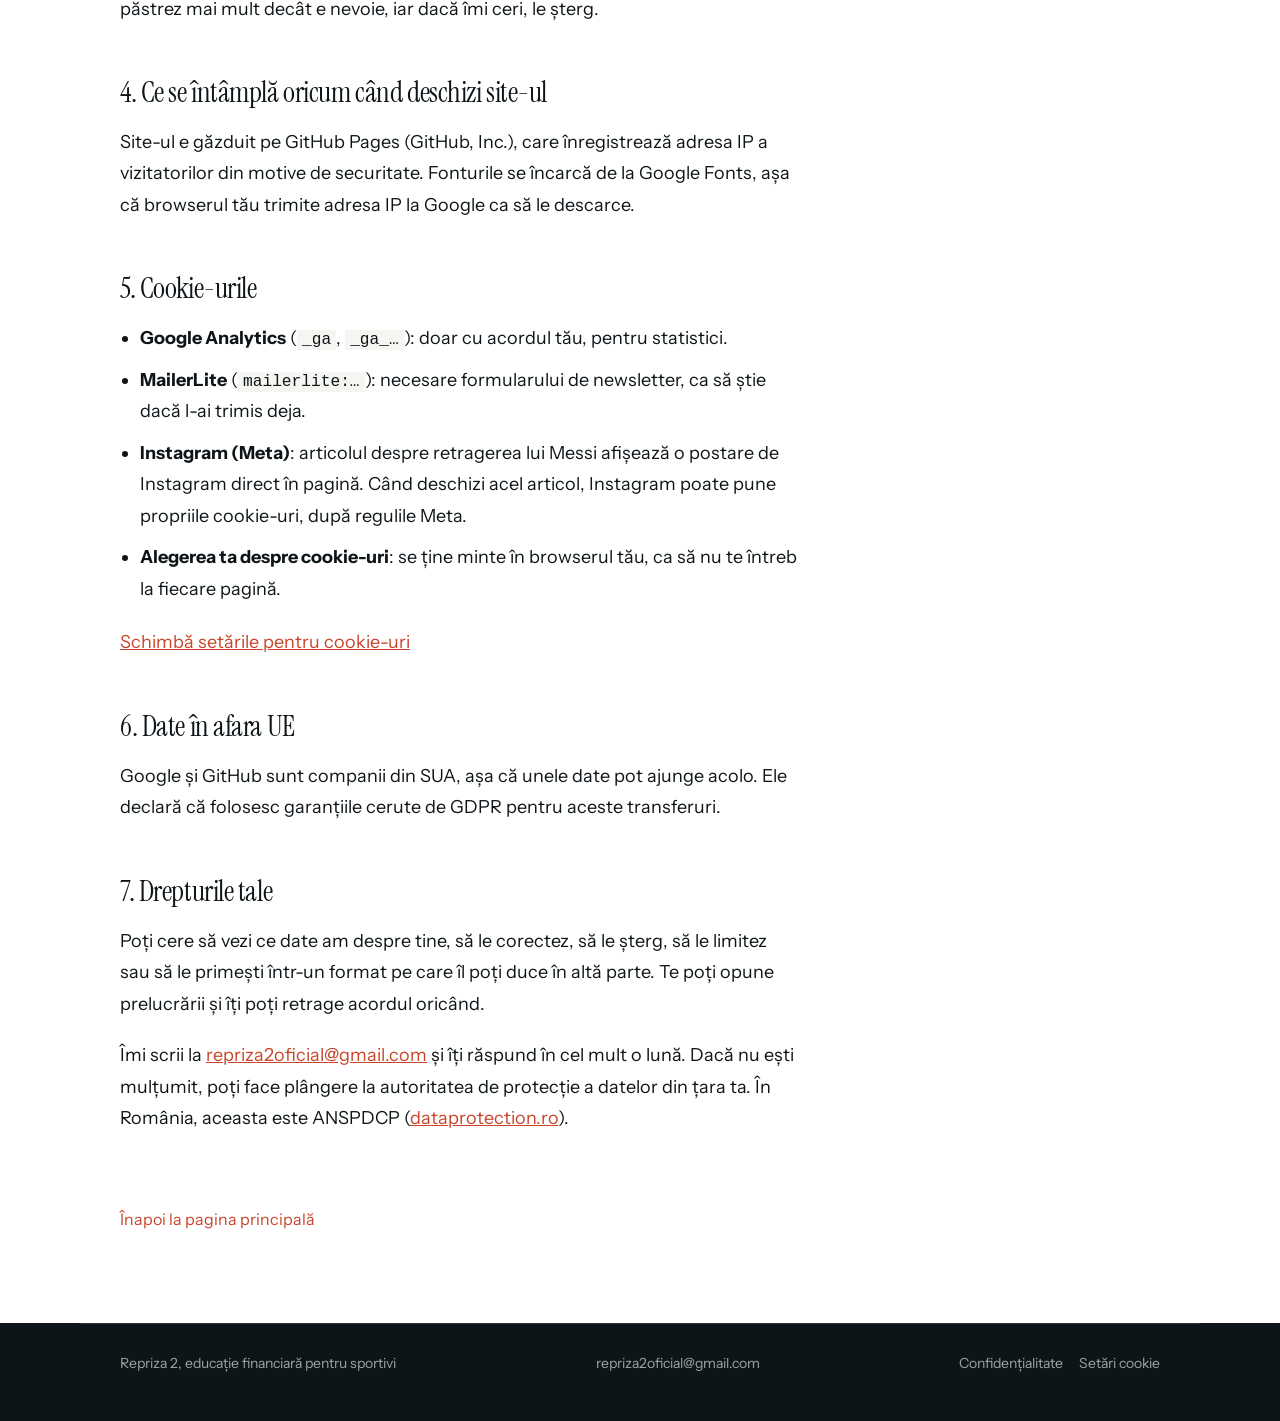
<file: confidentialitate.html>
<!DOCTYPE html>
<html lang="ro">
<head>
<meta charset="utf-8">
<meta name="viewport" content="width=device-width, initial-scale=1">
<title>Politica de confidențialitate | Repriza 2</title>
<meta name="description" content="Ce date strânge repriza2.ro, de ce, cât le păstrează și ce drepturi ai: newsletter, statistici Google Analytics, cookie-uri.">
<meta name="author" content="Ambrozi Andreea">
<meta name="robots" content="index, follow">
<link rel="canonical" href="https://repriza2.ro/confidentialitate.html">
<meta property="og:title" content="Politica de confidențialitate | Repriza 2">
<meta property="og:description" content="Ce date strânge repriza2.ro și ce drepturi ai.">
<meta property="og:type" content="website">
<meta property="og:url" content="https://repriza2.ro/confidentialitate.html">
<meta property="og:locale" content="ro_RO">
<meta property="og:image" content="https://repriza2.ro/og-repriza2.png">
<meta property="og:image:width" content="1200">
<meta property="og:image:height" content="628">
<meta name="twitter:card" content="summary_large_image">
<meta name="twitter:image" content="https://repriza2.ro/og-repriza2.png">
<link rel="preconnect" href="https://fonts.googleapis.com">
<link rel="preconnect" href="https://fonts.gstatic.com" crossorigin>
<link href="https://fonts.googleapis.com/css2?family=Instrument+Sans:wght@400;500;600&family=Instrument+Serif&display=swap" rel="stylesheet">
<style>
:root{
  --ink:#0E1518;
  --ink-soft:#1A2428;
  --paper:#FFFFFF;
  --paper-2:#F5F5F1;
  --line:#DEDDD6;
  --line-dark:#2B3639;
  --muted:#6A7377;
  --muted-dark:#9AA5A8;
  --accent:#C8452A;
  --deep:#14413F;
}

*{box-sizing:border-box}
html{scroll-behavior:smooth}
@media (prefers-reduced-motion:reduce){html{scroll-behavior:auto}}

body{
  margin:0;
  background:var(--paper);
  color:var(--ink);
  font-family:"Instrument Sans",system-ui,sans-serif;
  font-size:17px;
  line-height:1.65;
  -webkit-font-smoothing:antialiased;
}

.wrap{max-width:1120px;margin:0 auto;padding:0 40px}
.col{max-width:680px}

/* ---------- nav ---------- */
.nav{position:relative;z-index:3}
.nav .wrap{display:flex;align-items:center;justify-content:space-between;padding:26px 40px}
.logo{font-size:17px;font-weight:600;letter-spacing:-.01em;text-decoration:none;color:#fff}
.logo em{font-style:normal;color:var(--accent)}
.nav a.lnk{font-size:15px;color:var(--muted-dark);text-decoration:none;margin-left:28px}
.nav a.lnk:hover{color:#fff}

/* ---------- hero ---------- */
.hero{background:var(--ink);color:#fff;padding-bottom:76px}
.eyebrow{
  font-size:13px;letter-spacing:.06em;color:var(--accent);
  margin:0 0 22px;font-weight:500;
}
.hero h1{
  font-family:"Instrument Serif",Georgia,serif;
  font-weight:400;
  font-size:clamp(40px,6.2vw,74px);
  line-height:1.02;
  letter-spacing:-.015em;
  margin:0 0 24px;
  max-width:16ch;
}
.hero .sub{font-size:19px;color:#C9D0D2;max-width:46ch;margin:0 0 36px}
.btn{
  display:inline-block;background:var(--accent);color:#fff;
  text-decoration:none;font-size:16px;font-weight:500;
  padding:14px 28px;border-radius:2px;
  transition:background .15s ease;
}
.btn:hover{background:#A93820}
.btn-ghost{
  display:inline-block;color:#fff;text-decoration:none;font-size:16px;
  padding:14px 4px;margin-left:22px;border-bottom:1px solid rgba(255,255,255,.35);
}
.btn-ghost:hover{border-color:#fff}

/* timeline graphic */
.tl{margin-top:66px;border-top:1px solid var(--line-dark);padding-top:30px}
.tl-head{display:flex;justify-content:space-between;font-size:13px;color:var(--muted-dark);margin-bottom:14px}
.tl-bar{display:flex;height:44px;width:100%;overflow:hidden}
.tl-seg{height:100%}
.tl-a{background:#232E32;flex:18}
.tl-b{background:var(--accent);flex:8}
.tl-c{background:#232E32;flex:54}
.tl-legend{display:flex;gap:28px;margin-top:16px;font-size:14px;color:#C9D0D2;flex-wrap:wrap}
.tl-legend i{display:inline-block;width:11px;height:11px;margin-right:8px;vertical-align:baseline;border:1px solid rgba(255,255,255,.28)}
.tl-note{font-size:14px;color:var(--muted-dark);margin-top:20px;max-width:56ch}

/* ---------- stat strip ---------- */
.stats{background:var(--paper-2);border-bottom:1px solid var(--line)}
.stats .wrap{display:grid;grid-template-columns:repeat(auto-fit,minmax(220px,1fr));gap:0}
.stat{padding:40px 32px 40px 0}
.stat:not(:last-child){border-right:1px solid var(--line)}
.stat b{
  display:block;font-family:"Instrument Serif",Georgia,serif;
  font-size:52px;line-height:1;font-weight:400;color:var(--deep);
  letter-spacing:-.02em;
}
.stat span{display:block;font-size:15px;color:var(--muted);margin-top:12px;line-height:1.45}

/* ---------- sections ---------- */
section{padding:88px 0}
.sec-label{font-size:13px;letter-spacing:.06em;color:var(--accent);font-weight:500;margin:0 0 16px}
h2{
  font-family:"Instrument Serif",Georgia,serif;font-weight:400;
  font-size:clamp(30px,3.6vw,42px);line-height:1.1;letter-spacing:-.015em;
  margin:0 0 24px;max-width:20ch;
}
p{margin:0 0 20px}
a{color:var(--accent)}

/* offer cards */
.offer{display:grid;grid-template-columns:repeat(auto-fit,minmax(260px,1fr));gap:0;margin-top:46px;border-top:1px solid var(--line)}
.card{padding:34px 30px 34px 0;border-right:1px solid var(--line)}
.card:last-child{border-right:none}
.card h3{font-size:19px;font-weight:600;margin:0 0 12px;letter-spacing:-.01em}
.card p{font-size:16px;color:var(--muted);margin:0}
.card .n{font-family:"Instrument Serif",serif;font-size:15px;color:var(--accent);display:block;margin-bottom:16px}

/* articles */
.alt{background:var(--paper-2)}
.post{display:block;text-decoration:none;color:inherit;border-top:1px solid var(--line);padding:30px 0;transition:padding-left .15s ease}
.post:hover{padding-left:10px}
.post:hover h3{color:var(--accent)}
.post .when{font-size:13px;color:var(--muted);margin-bottom:10px}
.post h3{font-family:"Instrument Serif",Georgia,serif;font-weight:400;font-size:27px;line-height:1.2;margin:0 0 10px;letter-spacing:-.01em}
.post p{color:var(--muted);font-size:16px;margin:0}

/* about */
.about-grid{display:grid;grid-template-columns:1fr 1fr;gap:70px;align-items:start}
.pull{
  font-family:"Instrument Serif",Georgia,serif;font-size:26px;line-height:1.35;
  color:var(--deep);border-left:2px solid var(--accent);padding-left:24px;margin:0;
}

/* cta */
.cta{background:var(--ink);color:#fff;padding:92px 0}
.cta h2{color:#fff;margin-bottom:20px}
.cta p{color:#C9D0D2;max-width:52ch;font-size:18px;margin-bottom:34px}

footer{background:var(--ink);color:var(--muted-dark);font-size:14px;padding:0 0 46px}
footer .wrap{border-top:1px solid var(--line-dark);padding-top:28px;display:flex;justify-content:space-between;flex-wrap:wrap;gap:14px}
footer a{color:var(--muted-dark);text-decoration:none}
footer a:hover{color:#fff}

/* ---------- article page ---------- */
.art-head{background:var(--ink);color:#fff;padding-bottom:64px}
.art-head h1{
  font-family:"Instrument Serif",Georgia,serif;font-weight:400;
  font-size:clamp(34px,4.8vw,56px);line-height:1.06;letter-spacing:-.015em;
  margin:0 0 22px;max-width:19ch;
}
.art-meta{font-size:15px;color:var(--muted-dark)}
article{padding:70px 0 0}
article .col{font-size:18px;line-height:1.75}
.lead{font-size:23px;line-height:1.5;color:var(--deep);font-family:"Instrument Serif",Georgia,serif;margin-bottom:30px}
article h2{font-size:29px;margin:52px 0 18px;max-width:none}
figure{margin:44px 0}
figcaption{font-size:13px;color:var(--muted);margin-bottom:14px;letter-spacing:.03em}
blockquote{
  margin:48px 0;padding-left:26px;border-left:2px solid var(--accent);
  font-family:"Instrument Serif",Georgia,serif;font-size:25px;line-height:1.4;color:var(--deep);
}
article ul{padding-left:20px;margin:0 0 22px}
article li{margin-bottom:10px}
.src{font-size:14px;color:var(--muted);border-top:1px solid var(--line);padding-top:26px;margin:56px 0 0}
.src h4{font-size:14px;font-weight:600;margin:0 0 10px;color:var(--ink);letter-spacing:.02em}
.back{display:inline-block;margin:50px 0 90px;font-size:16px;text-decoration:none;color:var(--accent)}
.back:hover{text-decoration:underline}

@media (max-width:900px){
  .about-grid{grid-template-columns:1fr;gap:36px}
}
@media (max-width:640px){
  body{font-size:16px}
  .wrap{padding:0 22px}
  .nav .wrap{padding:20px 22px}
  .nav a.lnk{margin-left:16px;font-size:14px}
  section{padding:60px 0}
  .stat{border-right:none;border-bottom:1px solid var(--line);padding:28px 0}
  .stat:last-child{border-bottom:none}
  .card{border-right:none;border-bottom:1px solid var(--line);padding:28px 0}
  .card:last-child{border-bottom:none}
  .btn-ghost{margin-left:0;display:block;margin-top:14px}
  .tl-legend{gap:14px;font-size:13px}
}

a:focus-visible,.post:focus-visible,.btn:focus-visible{outline:2px solid var(--accent);outline-offset:3px}

.news{background:var(--paper-2);border-top:1px solid var(--line);padding:80px 0}
.news-grid{display:grid;grid-template-columns:1fr 1fr;gap:60px;align-items:start}
.news h2{margin-bottom:16px}
.news p.intro{color:var(--muted);margin-bottom:0}
.news .formbox{background:var(--paper);border:1px solid var(--line);padding:28px}
.news .formbox h3{font-size:17px;font-weight:600;margin:0 0 10px}
.news .formbox p{font-size:15px;color:var(--muted);margin:0 0 18px}
@media (max-width:900px){.news-grid{grid-template-columns:1fr;gap:32px}}

/* ---------- articole: calculator + ultimele 3 ---------- */
.tool{display:block;text-decoration:none;color:inherit;background:var(--paper);border:1px solid var(--line);padding:28px 30px;margin:36px 0 34px;max-width:760px;transition:border-color .15s ease}
.tool:hover{border-color:var(--accent)}
.tool-kind{display:block;font-size:13px;letter-spacing:.06em;color:var(--deep);font-weight:600;margin-bottom:10px;text-transform:uppercase}
.tool h3{font-family:"Instrument Serif",Georgia,serif;font-weight:400;font-size:27px;line-height:1.2;margin:0 0 10px;letter-spacing:-.01em}
.tool p{color:var(--muted);font-size:16px;margin:0 0 14px}
.tool-go{font-size:15px;font-weight:500;color:var(--accent)}
.all-posts{display:flex;justify-content:space-between;align-items:center;border-top:1px solid var(--line);border-bottom:1px solid var(--line);padding:20px 0;font-weight:500;text-decoration:none}
.all-posts span{font-size:14px;color:var(--muted);font-weight:400}
.all-posts:hover{padding-left:10px;transition:padding-left .15s ease}

/* ---------- meniu telefon ---------- */
.logo{white-space:nowrap}
.hero-in{padding-top:74px}
.burger{display:none}
.menu-panel{display:none}
@media (max-width:640px){
  .nav .wrap{padding:16px 22px}
  .nav .links{display:none}
  .burger{display:flex;flex-direction:column;justify-content:center;gap:6px;width:44px;height:44px;margin-right:-10px;padding:10px;background:none;border:0;cursor:pointer}
  .burger span{display:block;height:2px;width:24px;background:#fff;border-radius:1px}
  .menu-panel:not([hidden]){display:block;position:absolute;left:0;right:0;top:76px;min-height:calc(100vh - 76px);background:var(--ink);border-top:1px solid var(--line-dark);padding:8px 22px 28px;z-index:5}
  .menu-panel a{display:block;font-size:13px;font-weight:500;letter-spacing:.06em;color:#fff;text-decoration:none;padding:16px 0;border-bottom:1px solid var(--line-dark)}
  .menu-panel a.menu-cta{font-size:16px;letter-spacing:0;background:var(--accent);text-align:center;margin-top:28px;padding:16px;border:0;border-radius:2px}
  .hero-in{padding-top:36px}
  .btn-ghost{display:inline-block;margin:0 0 0 20px;padding:6px 0;vertical-align:middle}
  .tool{padding:22px}
  .tool h3{font-size:25px}
}
.burger:focus-visible,.menu-panel a:focus-visible,.tool:focus-visible,.all-posts:focus-visible{outline:2px solid var(--accent);outline-offset:3px}

/* ---------- formular MailerLite, adus la stilul site-ului ---------- */
.formbox .ml-form-embedContainer .ml-form-embedWrapper{background:transparent !important;border-radius:0 !important}
.formbox .ml-form-embedContainer .ml-form-embedWrapper.embedForm{max-width:none !important}
.formbox .ml-form-embedContainer .ml-form-align-center,.formbox .ml-form-embedContainer .ml-form-align-left{text-align:left !important}
.formbox .ml-form-embedContainer .ml-form-embedWrapper .ml-form-embedBody,
.formbox .ml-form-embedContainer .ml-form-embedWrapper .ml-form-successBody{padding:0 !important}
.formbox .ml-form-embedContainer .ml-form-embedBody .ml-form-embedContent{display:none !important}
.formbox .ml-form-embedContainer .ml-form-fieldRow{margin:0 0 10px !important}
.formbox .ml-form-embedContainer input.form-control{font-family:"Instrument Sans",system-ui,sans-serif !important;font-size:16px !important;color:var(--ink) !important;border:1px solid var(--line) !important;border-radius:2px !important;padding:13px 14px !important;height:auto !important;background:var(--paper) !important}
.formbox .ml-form-embedContainer input.form-control:focus{outline:2px solid var(--accent) !important;outline-offset:1px;border-color:var(--accent) !important}
.formbox .ml-form-embedContainer .ml-form-embedSubmit{margin:0 !important}
.formbox .ml-form-embedContainer .ml-form-embedSubmit button.primary{font-family:"Instrument Sans",system-ui,sans-serif !important;font-size:16px !important;font-weight:500 !important;background:var(--accent) !important;color:#fff !important;border:0 !important;border-radius:2px !important;padding:14px !important;height:auto !important;width:100% !important}
.formbox .ml-form-embedContainer .ml-form-embedSubmit button.primary:hover{background:#A93820 !important}
.formbox .ml-form-embedContainer .ml-form-successContent h4{font-family:"Instrument Serif",Georgia,serif !important;font-weight:400 !important;font-size:26px !important;color:var(--deep) !important;margin:0 0 6px !important}
.formbox .ml-form-embedContainer .ml-form-successContent p{font-family:"Instrument Sans",system-ui,sans-serif !important;font-size:15px !important;color:var(--muted) !important;margin:0 !important}
.formbox .ml-form-embedContainer .ml-form-successBody{border-left:2px solid var(--accent);padding-left:16px !important}


/* ---------- banner cookie-uri ---------- */
.cookie-bar{position:fixed;left:0;right:0;bottom:0;z-index:50;background:var(--ink);color:#fff;border-top:2px solid var(--accent);padding:20px 22px calc(22px + env(safe-area-inset-bottom,0px))}
.cookie-bar .in{max-width:1120px;margin:0 auto;display:flex;align-items:center;gap:20px 32px;flex-wrap:wrap}
.cookie-bar .txt{flex:1 1 420px;min-width:0}
.cookie-bar p{margin:0 0 4px;font-size:15px;line-height:1.5;color:#E3E7E8}
.cookie-bar a{color:#fff;font-size:14px}
.cookie-bar .btns{display:grid;grid-template-columns:1fr 1fr;gap:10px;flex:0 1 360px;min-width:0}
.cookie-bar button{font:500 15px/1.2 "Instrument Sans",system-ui,sans-serif;padding:13px 10px;border-radius:2px;cursor:pointer;background:transparent;color:#fff;border:1px solid #fff}
.cookie-bar button:hover{background:#fff;color:var(--ink)}
.cookie-bar button:focus-visible{outline:2px solid var(--accent);outline-offset:2px}
@media (max-width:640px){.cookie-bar .btns{flex:1 1 100%}}
footer .legal a{margin-left:16px}
footer .legal a:first-child{margin-left:0}
footer .legal button{background:none;border:0;padding:0;margin-left:16px;font:inherit;color:var(--muted-dark);cursor:pointer}
footer .legal button:hover{color:#fff}
.news .formbox p.form-note{font-size:13px;color:var(--muted);margin:12px 0 0}
.news .formbox p.form-note a{color:var(--muted)}

article .col > h2:first-child{margin-top:0}
.linkbtn{background:none;border:0;padding:0;font:inherit;color:var(--accent);text-decoration:underline;cursor:pointer}
article code{font-size:.9em;background:var(--paper-2);padding:1px 5px}
</style>
<script type="application/ld+json">
{
  "@context":"https://schema.org",
  "@type":"WebPage",
  "name":"Politica de confidențialitate",
  "url":"https://repriza2.ro/confidentialitate.html",
  "inLanguage":"ro",
  "isPartOf":{"@type":"WebSite","name":"Repriza 2","url":"https://repriza2.ro/"}
}
</script>
<link rel="icon" href="/favicon.ico" sizes="any">
<link rel="icon" type="image/png" sizes="32x32" href="/favicon-32.png">
<link rel="apple-touch-icon" href="/apple-touch-icon.png">
<script>
  /* Google Analytics pornește doar după acordul vizitatorului (banner de cookie-uri). */
  window.dataLayer = window.dataLayer || [];
  function gtag(){dataLayer.push(arguments);}
  window.r2PornesteGA = function(){
    if (window.r2GA) return; window.r2GA = true;
    var s = document.createElement('script'); s.async = true;
    s.src = 'https://www.googletagmanager.com/gtag/js?id=G-DYVVWEW9CT';
    document.head.appendChild(s);
    gtag('js', new Date()); gtag('config', 'G-DYVVWEW9CT');
  };
  try { if (localStorage.getItem('r2-cookie') === 'da') window.r2PornesteGA(); } catch(e) {}
</script>
</head>
<body>

<div class="art-head">
  <div class="nav">
    <div class="wrap">
      <a class="logo" href="index.html">Repriza <em>2</em></a>
      <div class="links">
        <a class="lnk" href="index.html#program">Program</a>
        <a class="lnk" href="articole.html">Articole</a>
        <a class="lnk" href="index.html#despre">Despre</a>
        <a class="lnk" href="index.html#newsletter">Newsletter</a>
        <a class="lnk" href="index.html#contact">Contact</a>
      </div>
      <button class="burger" id="burger" type="button" aria-label="Deschide meniul" aria-expanded="false" aria-controls="menu-panel"><span></span><span></span><span></span></button>
    </div>
    <nav class="menu-panel" id="menu-panel" aria-label="Meniu" hidden>
      <a href="index.html#program">Program</a>
      <a href="articole.html">Articole</a>
      <a href="index.html#despre">Despre</a>
      <a href="index.html#newsletter">Newsletter</a>
      <a class="menu-cta" href="index.html#contact">Scrie-mi</a>
    </nav>
  </div>

  <div class="wrap hero-in">
    <p class="eyebrow">Confidențialitate</p>
    <h1>Politica de confidențialitate</h1>
    <p class="art-meta">Ultima actualizare: 1 octombrie 2026</p>
  </div>
</div>

<article>
  <div class="wrap">
    <div class="col">

      <h2>Cine sunt</h2>
      <p>Site-ul repriza2.ro e administrat de mine, Ambrozi Andreea, persoană fizică. Eu hotărăsc ce date se strâng aici și de ce. Pentru orice întrebare despre datele tale îmi scrii la <a href="mailto:repriza2oficial@gmail.com">repriza2oficial@gmail.com</a>.</p>

      <h2>Pe scurt</h2>
      <p>Nu vând date, nu fac reclame și nu urmăresc pe nimeni de la un site la altul. Strâng doar ce îmi trebuie ca să-ți trimit articolele și ca să știu ce se citește.</p>

      <h2>1. Newsletterul</h2>
      <p>Când te abonezi, păstrez adresa ta de email, data abonării și dacă ai confirmat-o. O folosesc doar ca să-ți trimit articolele noi.</p>
      <p>Temeiul este acordul tău (art. 6 alin. (1) lit. a din GDPR), pe care îl dai când te abonezi și îl confirmi din emailul de confirmare. Lista e ținută pentru mine de MailerLite Limited, din Irlanda.</p>
      <p>Păstrez adresa până te dezabonezi. Fiecare email are un link de dezabonare. Newsletterul e pentru persoane de cel puțin 16 ani.</p>

      <h2>2. Statisticile (Google Analytics)</h2>
      <p>Pornesc doar dacă apeși „Sunt de acord” în bannerul de cookie-uri. Văd ce pagini se citesc, cât timp, de pe ce tip de dispozitiv, din ce țară sau oraș, aproximativ, și de unde a venit vizitatorul. Nu văd cine ești.</p>
      <p>Pentru vizitatorii din UE, Google nu stochează adresa IP. Furnizorul este Google Ireland Limited. Datele se păstrează 14 luni.</p>
      <p>Îți poți retrage acordul oricând, din „Setări cookie”, în subsolul fiecărei pagini.</p>

      <h2>3. Când îmi scrii pe email</h2>
      <p>Păstrez adresa ta, numele, dacă îl scrii, și mesajul, ca să-ți pot răspunde. Nu le păstrez mai mult decât e nevoie, iar dacă îmi ceri, le șterg.</p>

      <h2>4. Ce se întâmplă oricum când deschizi site-ul</h2>
      <p>Site-ul e găzduit pe GitHub Pages (GitHub, Inc.), care înregistrează adresa IP a vizitatorilor din motive de securitate. Fonturile se încarcă de la Google Fonts, așa că browserul tău trimite adresa IP la Google ca să le descarce.</p>

      <h2>5. Cookie-urile</h2>
      <ul>
        <li><strong>Google Analytics</strong> (<code>_ga</code>, <code>_ga_…</code>): doar cu acordul tău, pentru statistici.</li>
        <li><strong>MailerLite</strong> (<code>mailerlite:…</code>): necesare formularului de newsletter, ca să știe dacă l-ai trimis deja.</li>
        <li><strong>Instagram (Meta)</strong>: articolul despre retragerea lui Messi afișează o postare de Instagram direct în pagină. Când deschizi acel articol, Instagram poate pune propriile cookie-uri, după regulile Meta.</li>
        <li><strong>Alegerea ta despre cookie-uri</strong>: se ține minte în browserul tău, ca să nu te întreb la fiecare pagină.</li>
      </ul>
      <p><button type="button" class="linkbtn" data-cookie-setari>Schimbă setările pentru cookie-uri</button></p>

      <h2>6. Date în afara UE</h2>
      <p>Google și GitHub sunt companii din SUA, așa că unele date pot ajunge acolo. Ele declară că folosesc garanțiile cerute de GDPR pentru aceste transferuri.</p>

      <h2>7. Drepturile tale</h2>
      <p>Poți cere să vezi ce date am despre tine, să le corectez, să le șterg, să le limitez sau să le primești într-un format pe care îl poți duce în altă parte. Te poți opune prelucrării și îți poți retrage acordul oricând.</p>
      <p>Îmi scrii la <a href="mailto:repriza2oficial@gmail.com">repriza2oficial@gmail.com</a> și îți răspund în cel mult o lună. Dacă nu ești mulțumit, poți face plângere la autoritatea de protecție a datelor din țara ta. În România, aceasta este ANSPDCP (<a href="https://www.dataprotection.ro" rel="noopener">dataprotection.ro</a>).</p>

      <a class="back" href="index.html">Înapoi la pagina principală</a>

    </div>
  </div>
</article>

<footer>
  <div class="wrap" style="padding-top:28px">
    <span><a href="index.html">Repriza 2</a>, educație financiară pentru sportivi</span>
    <span><a href="mailto:repriza2oficial@gmail.com">repriza2oficial@gmail.com</a></span>
    <span class="legal"><a href="confidentialitate.html">Confidențialitate</a><button type="button" data-cookie-setari>Setări cookie</button></span>
  </div>
</footer>

<script>
(function(){
  var b=document.getElementById('burger'), m=document.getElementById('menu-panel');
  if(!b||!m) return;
  function setOpen(o){ m.hidden=!o; b.setAttribute('aria-expanded',o?'true':'false'); b.setAttribute('aria-label',o?'Închide meniul':'Deschide meniul'); }
  b.addEventListener('click',function(){ setOpen(m.hidden); });
  m.addEventListener('click',function(e){ if(e.target.closest('a')) setOpen(false); });
  document.addEventListener('keydown',function(e){ if(e.key==='Escape') setOpen(false); });
})();
</script>

<div class="cookie-bar" id="cookie-bar" role="region" aria-label="Cookie-uri" hidden>
  <div class="in">
    <div class="txt">
      <p>Folosesc Google Analytics ca să văd câți oameni citesc articolele și care le sunt de folos. Îl pornesc doar dacă ești de acord.</p>
      <a href="confidentialitate.html">Politica de confidențialitate</a>
    </div>
    <div class="btns">
      <button type="button" id="cookie-nu">Nu, mulțumesc</button>
      <button type="button" id="cookie-da">Sunt de acord</button>
    </div>
  </div>
</div>
<script>
(function(){
  var bar=document.getElementById('cookie-bar');
  function citeste(){ try{ return localStorage.getItem('r2-cookie'); }catch(e){ return null; } }
  function scrie(v){ try{ localStorage.setItem('r2-cookie',v); }catch(e){} }
  function stergeGA(){
    document.cookie.split(';').forEach(function(c){
      var n=c.split('=')[0].trim();
      if(n.indexOf('_ga')===0){
        ['', '; domain=.repriza2.ro', '; domain=repriza2.ro'].forEach(function(d){
          document.cookie=n+'=; expires=Thu, 01 Jan 1970 00:00:00 GMT; path=/'+d;
        });
      }
    });
  }
  if(!citeste()) bar.hidden=false;
  document.getElementById('cookie-da').addEventListener('click',function(){ scrie('da'); bar.hidden=true; if(window.r2PornesteGA) window.r2PornesteGA(); });
  document.getElementById('cookie-nu').addEventListener('click',function(){
    var aveaAcord = citeste()==='da';
    scrie('nu'); bar.hidden=true; stergeGA();
    if(aveaAcord) location.reload();
  });
  document.querySelectorAll('[data-cookie-setari]').forEach(function(b){
    b.addEventListener('click',function(){ bar.hidden=false; document.getElementById('cookie-da').focus(); });
  });
})();
</script>
</body>
</html>
</file>
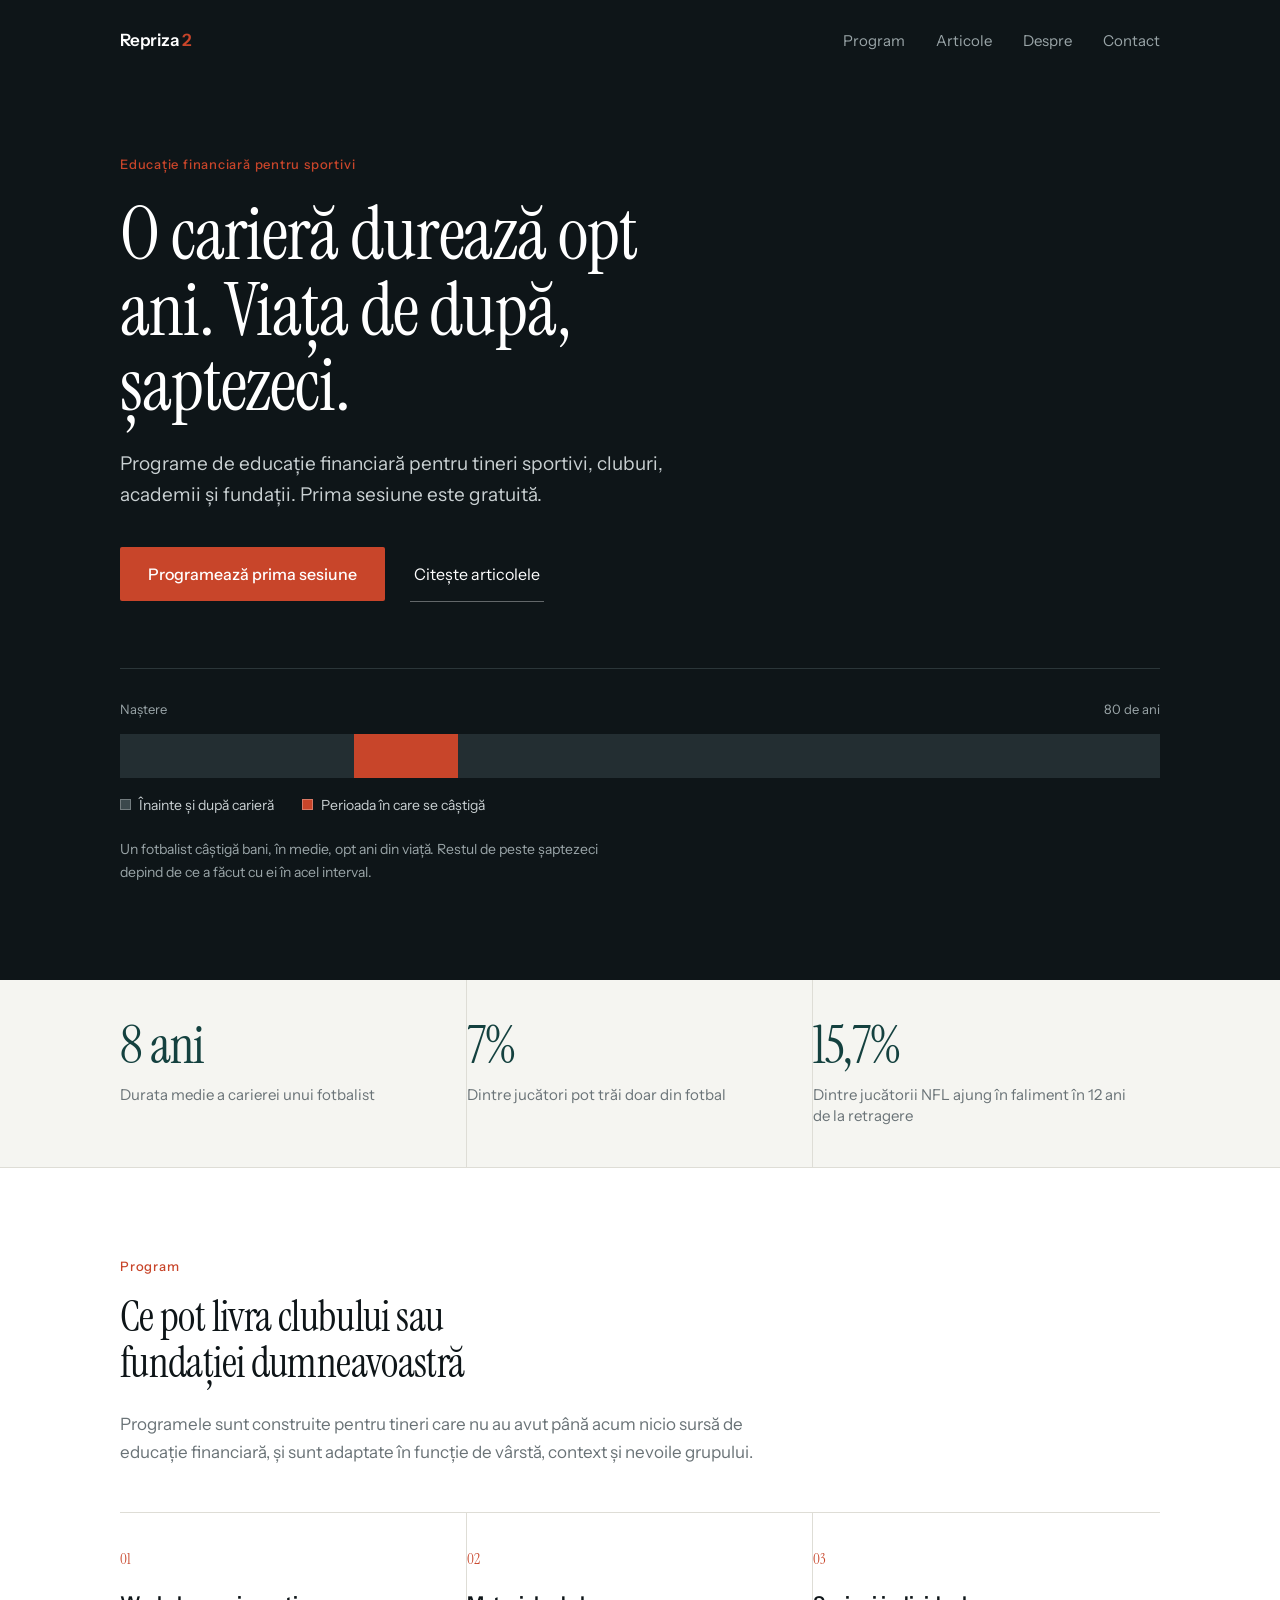
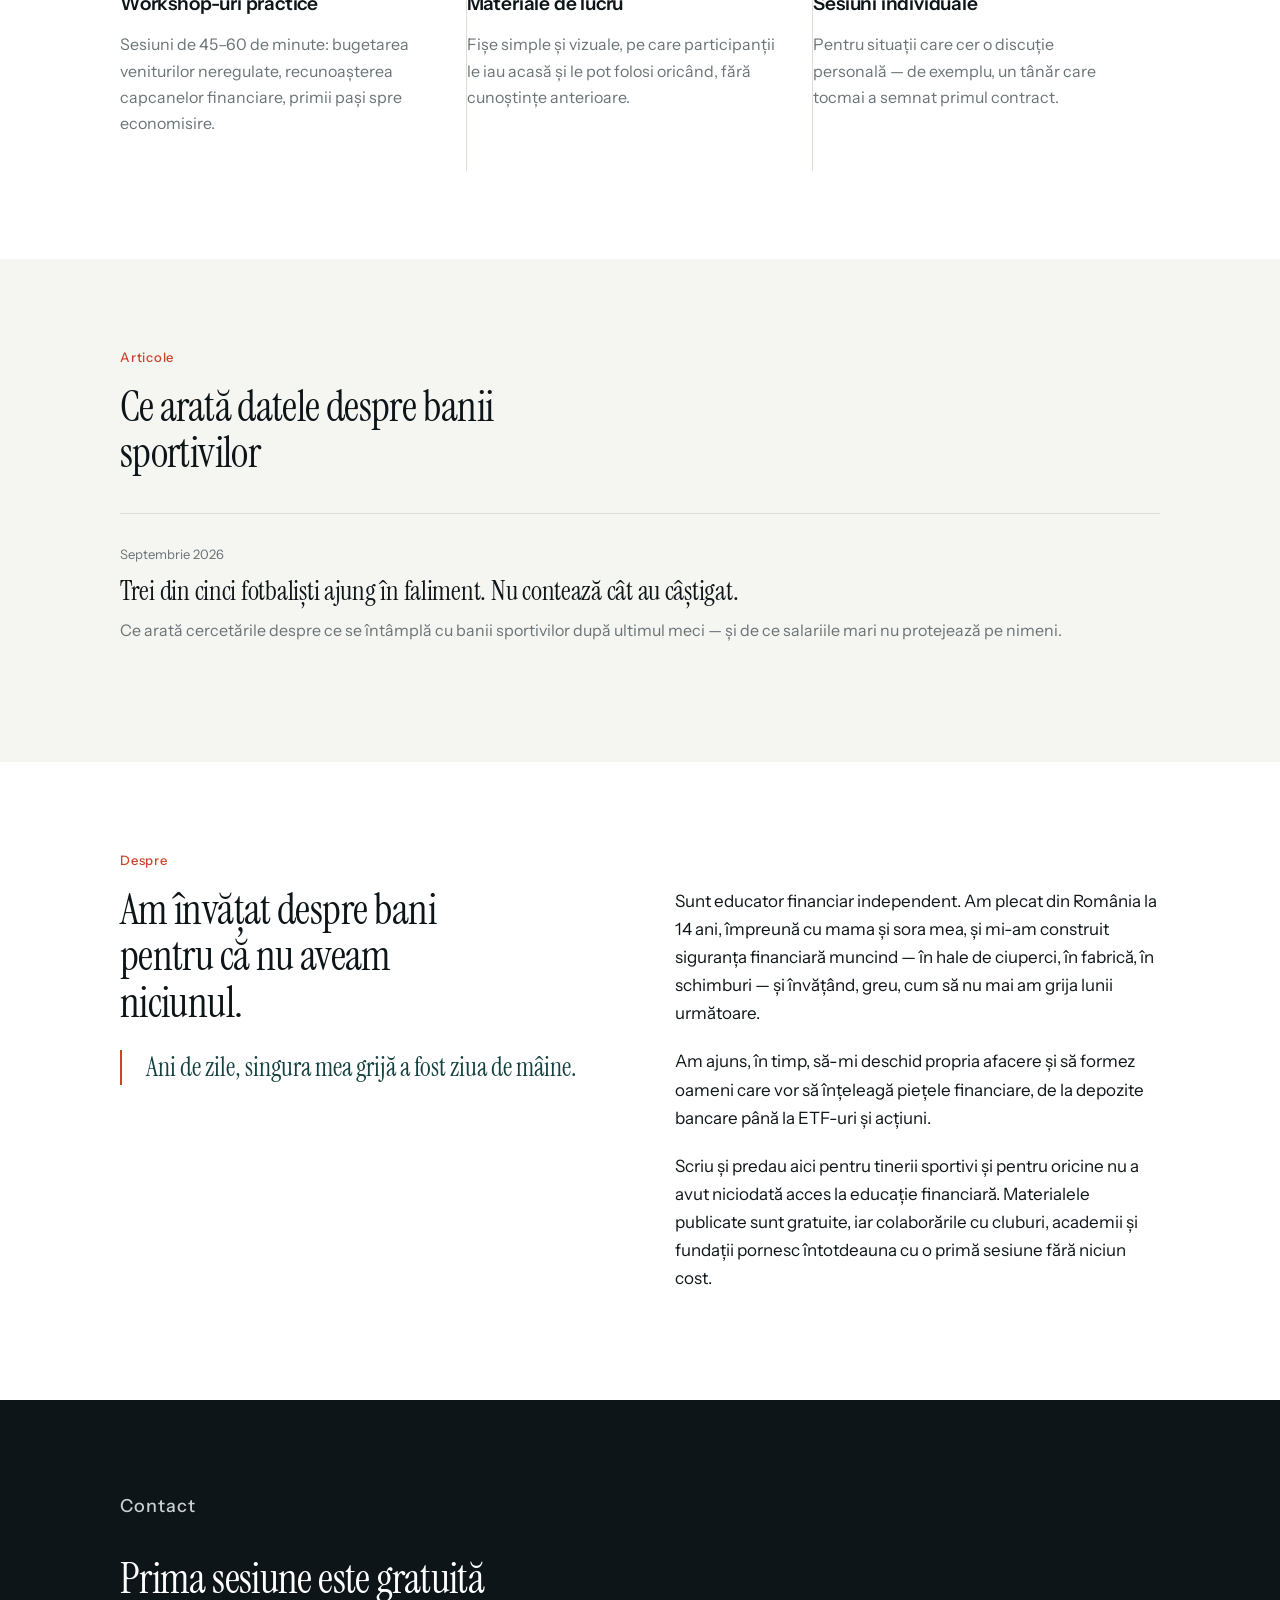
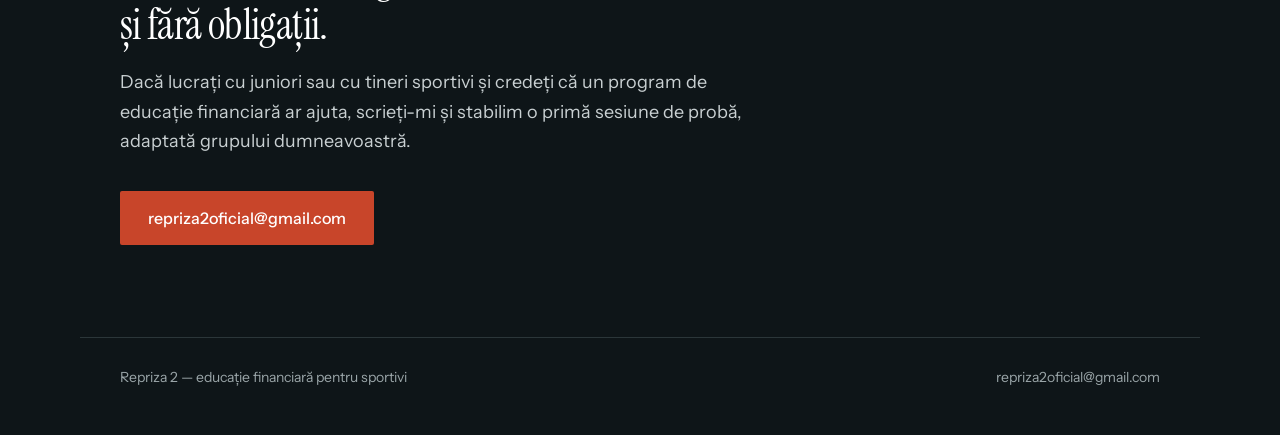
<file: index (1).html>
<!DOCTYPE html>
<html lang="ro">
<head>
<meta charset="utf-8">
<meta name="viewport" content="width=device-width, initial-scale=1">
<title>Repriza 2 — educație financiară pentru sportivi</title>
<meta name="description" content="Programe de educație financiară pentru tineri sportivi, cluburi, academii și fundații. Prima sesiune este gratuită.">
<meta property="og:title" content="Repriza 2 — educație financiară pentru sportivi">
<meta property="og:description" content="O carieră durează opt ani. Viața de după, șaptezeci. Programe de educație financiară pentru tineri sportivi.">
<link rel="preconnect" href="https://fonts.googleapis.com">
<link rel="preconnect" href="https://fonts.gstatic.com" crossorigin>
<link href="https://fonts.googleapis.com/css2?family=Instrument+Sans:wght@400;500;600&family=Instrument+Serif&display=swap" rel="stylesheet">
<style>
:root{
  --ink:#0E1518;
  --ink-soft:#1A2428;
  --paper:#FFFFFF;
  --paper-2:#F5F5F1;
  --line:#DEDDD6;
  --line-dark:#2B3639;
  --muted:#6A7377;
  --muted-dark:#9AA5A8;
  --accent:#C8452A;
  --deep:#14413F;
}

*{box-sizing:border-box}
html{scroll-behavior:smooth}
@media (prefers-reduced-motion:reduce){html{scroll-behavior:auto}}

body{
  margin:0;
  background:var(--paper);
  color:var(--ink);
  font-family:"Instrument Sans",system-ui,sans-serif;
  font-size:17px;
  line-height:1.65;
  -webkit-font-smoothing:antialiased;
}

.wrap{max-width:1120px;margin:0 auto;padding:0 40px}
.col{max-width:680px}

/* ---------- nav ---------- */
.nav{position:relative;z-index:3}
.nav .wrap{display:flex;align-items:center;justify-content:space-between;padding:26px 40px}
.logo{font-size:17px;font-weight:600;letter-spacing:-.01em;text-decoration:none;color:#fff}
.logo em{font-style:normal;color:var(--accent)}
.nav a.lnk{font-size:15px;color:var(--muted-dark);text-decoration:none;margin-left:28px}
.nav a.lnk:hover{color:#fff}

/* ---------- hero ---------- */
.hero{background:var(--ink);color:#fff;padding-bottom:76px}
.eyebrow{
  font-size:13px;letter-spacing:.06em;color:var(--accent);
  margin:0 0 22px;font-weight:500;
}
.hero h1{
  font-family:"Instrument Serif",Georgia,serif;
  font-weight:400;
  font-size:clamp(40px,6.2vw,74px);
  line-height:1.02;
  letter-spacing:-.015em;
  margin:0 0 24px;
  max-width:16ch;
}
.hero .sub{font-size:19px;color:#C9D0D2;max-width:46ch;margin:0 0 36px}
.btn{
  display:inline-block;background:var(--accent);color:#fff;
  text-decoration:none;font-size:16px;font-weight:500;
  padding:14px 28px;border-radius:2px;
  transition:background .15s ease;
}
.btn:hover{background:#A93820}
.btn-ghost{
  display:inline-block;color:#fff;text-decoration:none;font-size:16px;
  padding:14px 4px;margin-left:22px;border-bottom:1px solid rgba(255,255,255,.35);
}
.btn-ghost:hover{border-color:#fff}

/* timeline graphic */
.tl{margin-top:66px;border-top:1px solid var(--line-dark);padding-top:30px}
.tl-head{display:flex;justify-content:space-between;font-size:13px;color:var(--muted-dark);margin-bottom:14px}
.tl-bar{display:flex;height:44px;width:100%;overflow:hidden}
.tl-seg{height:100%}
.tl-a{background:#232E32;flex:18}
.tl-b{background:var(--accent);flex:8}
.tl-c{background:#232E32;flex:54}
.tl-legend{display:flex;gap:28px;margin-top:16px;font-size:14px;color:#C9D0D2;flex-wrap:wrap}
.tl-legend i{display:inline-block;width:11px;height:11px;margin-right:8px;vertical-align:baseline;border:1px solid rgba(255,255,255,.28)}
.tl-note{font-size:14px;color:var(--muted-dark);margin-top:20px;max-width:56ch}

/* ---------- stat strip ---------- */
.stats{background:var(--paper-2);border-bottom:1px solid var(--line)}
.stats .wrap{display:grid;grid-template-columns:repeat(auto-fit,minmax(220px,1fr));gap:0}
.stat{padding:40px 32px 40px 0}
.stat:not(:last-child){border-right:1px solid var(--line)}
.stat b{
  display:block;font-family:"Instrument Serif",Georgia,serif;
  font-size:52px;line-height:1;font-weight:400;color:var(--deep);
  letter-spacing:-.02em;
}
.stat span{display:block;font-size:15px;color:var(--muted);margin-top:12px;line-height:1.45}

/* ---------- sections ---------- */
section{padding:88px 0}
.sec-label{font-size:13px;letter-spacing:.06em;color:var(--accent);font-weight:500;margin:0 0 16px}
h2{
  font-family:"Instrument Serif",Georgia,serif;font-weight:400;
  font-size:clamp(30px,3.6vw,42px);line-height:1.1;letter-spacing:-.015em;
  margin:0 0 24px;max-width:20ch;
}
p{margin:0 0 20px}
a{color:var(--accent)}

/* offer cards */
.offer{display:grid;grid-template-columns:repeat(auto-fit,minmax(260px,1fr));gap:0;margin-top:46px;border-top:1px solid var(--line)}
.card{padding:34px 30px 34px 0;border-right:1px solid var(--line)}
.card:last-child{border-right:none}
.card h3{font-size:19px;font-weight:600;margin:0 0 12px;letter-spacing:-.01em}
.card p{font-size:16px;color:var(--muted);margin:0}
.card .n{font-family:"Instrument Serif",serif;font-size:15px;color:var(--accent);display:block;margin-bottom:16px}

/* articles */
.alt{background:var(--paper-2)}
.post{display:block;text-decoration:none;color:inherit;border-top:1px solid var(--line);padding:30px 0;transition:padding-left .15s ease}
.post:hover{padding-left:10px}
.post:hover h3{color:var(--accent)}
.post .when{font-size:13px;color:var(--muted);margin-bottom:10px}
.post h3{font-family:"Instrument Serif",Georgia,serif;font-weight:400;font-size:27px;line-height:1.2;margin:0 0 10px;letter-spacing:-.01em}
.post p{color:var(--muted);font-size:16px;margin:0}

/* about */
.about-grid{display:grid;grid-template-columns:1fr 1fr;gap:70px;align-items:start}
.pull{
  font-family:"Instrument Serif",Georgia,serif;font-size:26px;line-height:1.35;
  color:var(--deep);border-left:2px solid var(--accent);padding-left:24px;margin:0;
}

/* cta */
.cta{background:var(--ink);color:#fff;padding:92px 0}
.cta h2{color:#fff;margin-bottom:20px}
.cta p{color:#C9D0D2;max-width:52ch;font-size:18px;margin-bottom:34px}

footer{background:var(--ink);color:var(--muted-dark);font-size:14px;padding:0 0 46px}
footer .wrap{border-top:1px solid var(--line-dark);padding-top:28px;display:flex;justify-content:space-between;flex-wrap:wrap;gap:14px}
footer a{color:var(--muted-dark);text-decoration:none}
footer a:hover{color:#fff}

/* ---------- article page ---------- */
.art-head{background:var(--ink);color:#fff;padding-bottom:64px}
.art-head h1{
  font-family:"Instrument Serif",Georgia,serif;font-weight:400;
  font-size:clamp(34px,4.8vw,56px);line-height:1.06;letter-spacing:-.015em;
  margin:0 0 22px;max-width:19ch;
}
.art-meta{font-size:15px;color:var(--muted-dark)}
article{padding:70px 0 0}
article .col{font-size:18px;line-height:1.75}
.lead{font-size:23px;line-height:1.5;color:var(--deep);font-family:"Instrument Serif",Georgia,serif;margin-bottom:30px}
article h2{font-size:29px;margin:52px 0 18px;max-width:none}
figure{margin:44px 0}
figcaption{font-size:13px;color:var(--muted);margin-bottom:14px;letter-spacing:.03em}
blockquote{
  margin:48px 0;padding-left:26px;border-left:2px solid var(--accent);
  font-family:"Instrument Serif",Georgia,serif;font-size:25px;line-height:1.4;color:var(--deep);
}
article ul{padding-left:20px;margin:0 0 22px}
article li{margin-bottom:10px}
.src{font-size:14px;color:var(--muted);border-top:1px solid var(--line);padding-top:26px;margin:56px 0 0}
.src h4{font-size:14px;font-weight:600;margin:0 0 10px;color:var(--ink);letter-spacing:.02em}
.back{display:inline-block;margin:50px 0 90px;font-size:16px;text-decoration:none;color:var(--accent)}
.back:hover{text-decoration:underline}

@media (max-width:900px){
  .about-grid{grid-template-columns:1fr;gap:36px}
}
@media (max-width:640px){
  body{font-size:16px}
  .wrap{padding:0 22px}
  .nav .wrap{padding:20px 22px}
  .nav a.lnk{margin-left:16px;font-size:14px}
  section{padding:60px 0}
  .stat{border-right:none;border-bottom:1px solid var(--line);padding:28px 0}
  .stat:last-child{border-bottom:none}
  .card{border-right:none;border-bottom:1px solid var(--line);padding:28px 0}
  .card:last-child{border-bottom:none}
  .btn-ghost{margin-left:0;display:block;margin-top:14px}
  .tl-legend{gap:14px;font-size:13px}
}

a:focus-visible,.post:focus-visible,.btn:focus-visible{outline:2px solid var(--accent);outline-offset:3px}

</style>
</head>
<body>

<div class="hero">
  <div class="nav">
    <div class="wrap">
      <a class="logo" href="index.html">Repriza <em>2</em></a>
      <div>
        <a class="lnk" href="#program">Program</a>
        <a class="lnk" href="#articole">Articole</a>
        <a class="lnk" href="#despre">Despre</a>
        <a class="lnk" href="#contact">Contact</a>
      </div>
    </div>
  </div>

  <div class="wrap" style="padding-top:74px">
    <p class="eyebrow">Educație financiară pentru sportivi</p>
    <h1>O carieră durează opt ani. Viața de după, șaptezeci.</h1>
    <p class="sub">Programe de educație financiară pentru tineri sportivi, cluburi, academii și fundații. Prima sesiune este gratuită.</p>
    <a class="btn" href="#contact">Programează prima sesiune</a>
    <a class="btn-ghost" href="#articole">Citește articolele</a>

    <div class="tl">
      <div class="tl-head"><span>Naștere</span><span>80 de ani</span></div>
      <div class="tl-bar">
        <div class="tl-seg tl-a"></div>
        <div class="tl-seg tl-b"></div>
        <div class="tl-seg tl-c"></div>
      </div>
      <div class="tl-legend">
        <span><i style="background:#3B484C"></i>Înainte și după carieră</span>
        <span><i style="background:#C8452A"></i>Perioada în care se câștigă</span>
      </div>
      <p class="tl-note">Un fotbalist câștigă bani, în medie, opt ani din viață. Restul de peste șaptezeci depind de ce a făcut cu ei în acel interval.</p>
    </div>
  </div>
</div>

<div class="stats">
  <div class="wrap">
    <div class="stat"><b>8 ani</b><span>Durata medie a carierei unui fotbalist</span></div>
    <div class="stat"><b>7%</b><span>Dintre jucători pot trăi doar din fotbal</span></div>
    <div class="stat"><b>15,7%</b><span>Dintre jucătorii NFL ajung în faliment în 12 ani de la retragere</span></div>
  </div>
</div>

<section id="program">
  <div class="wrap">
    <p class="sec-label">Program</p>
    <h2>Ce pot livra clubului sau fundației dumneavoastră</h2>
    <p class="col" style="color:var(--muted)">Programele sunt construite pentru tineri care nu au avut până acum nicio sursă de educație financiară, și sunt adaptate în funcție de vârstă, context și nevoile grupului.</p>

    <div class="offer">
      <div class="card">
        <span class="n">01</span>
        <h3>Workshop-uri practice</h3>
        <p>Sesiuni de 45–60 de minute: bugetarea veniturilor neregulate, recunoașterea capcanelor financiare, primii pași spre economisire.</p>
      </div>
      <div class="card">
        <span class="n">02</span>
        <h3>Materiale de lucru</h3>
        <p>Fișe simple și vizuale, pe care participanții le iau acasă și le pot folosi oricând, fără cunoștințe anterioare.</p>
      </div>
      <div class="card">
        <span class="n">03</span>
        <h3>Sesiuni individuale</h3>
        <p>Pentru situații care cer o discuție personală — de exemplu, un tânăr care tocmai a semnat primul contract.</p>
      </div>
    </div>
  </div>
</section>

<section id="articole" class="alt">
  <div class="wrap">
    <p class="sec-label">Articole</p>
    <h2>Ce arată datele despre banii sportivilor</h2>
    <div style="margin-top:36px">
      <a class="post" href="articol-faliment-fotbalisti.html">
        <div class="when">Septembrie 2026</div>
        <h3>Trei din cinci fotbaliști ajung în faliment. Nu contează cât au câștigat.</h3>
        <p>Ce arată cercetările despre ce se întâmplă cu banii sportivilor după ultimul meci — și de ce salariile mari nu protejează pe nimeni.</p>
      </a>
    </div>
  </div>
</section>

<section id="despre">
  <div class="wrap">
    <p class="sec-label">Despre</p>
    <div class="about-grid">
      <div>
        <h2>Am învățat despre bani pentru că nu aveam niciunul.</h2>
        <p class="pull">Ani de zile, singura mea grijă a fost ziua de mâine.</p>
      </div>
      <div>
        <p>Sunt educator financiar independent. Am plecat din România la 14 ani, împreună cu mama și sora mea, și mi-am construit siguranța financiară muncind — în hale de ciuperci, în fabrică, în schimburi — și învățând, greu, cum să nu mai am grija lunii următoare.</p>
        <p>Am ajuns, în timp, să-mi deschid propria afacere și să formez oameni care vor să înțeleagă piețele financiare, de la depozite bancare până la ETF-uri și acțiuni.</p>
        <p>Scriu și predau aici pentru tinerii sportivi și pentru oricine nu a avut niciodată acces la educație financiară. Materialele publicate sunt gratuite, iar colaborările cu cluburi, academii și fundații pornesc întotdeauna cu o primă sesiune fără niciun cost.</p>
      </div>
    </div>
  </div>
</section>

<div class="cta" id="contact">
  <div class="wrap">
    <p class="sec-label">Contact</p>
    <h2>Prima sesiune este gratuită și fără obligații.</h2>
    <p>Dacă lucrați cu juniori sau cu tineri sportivi și credeți că un program de educație financiară ar ajuta, scrieți-mi și stabilim o primă sesiune de probă, adaptată grupului dumneavoastră.</p>
    <a class="btn" href="mailto:repriza2oficial@gmail.com">repriza2oficial@gmail.com</a>
  </div>
</div>

<footer>
  <div class="wrap">
    <span>Repriza 2 — educație financiară pentru sportivi</span>
    <span><a href="mailto:repriza2oficial@gmail.com">repriza2oficial@gmail.com</a></span>
  </div>
</footer>

</body>
</html>
</file>
